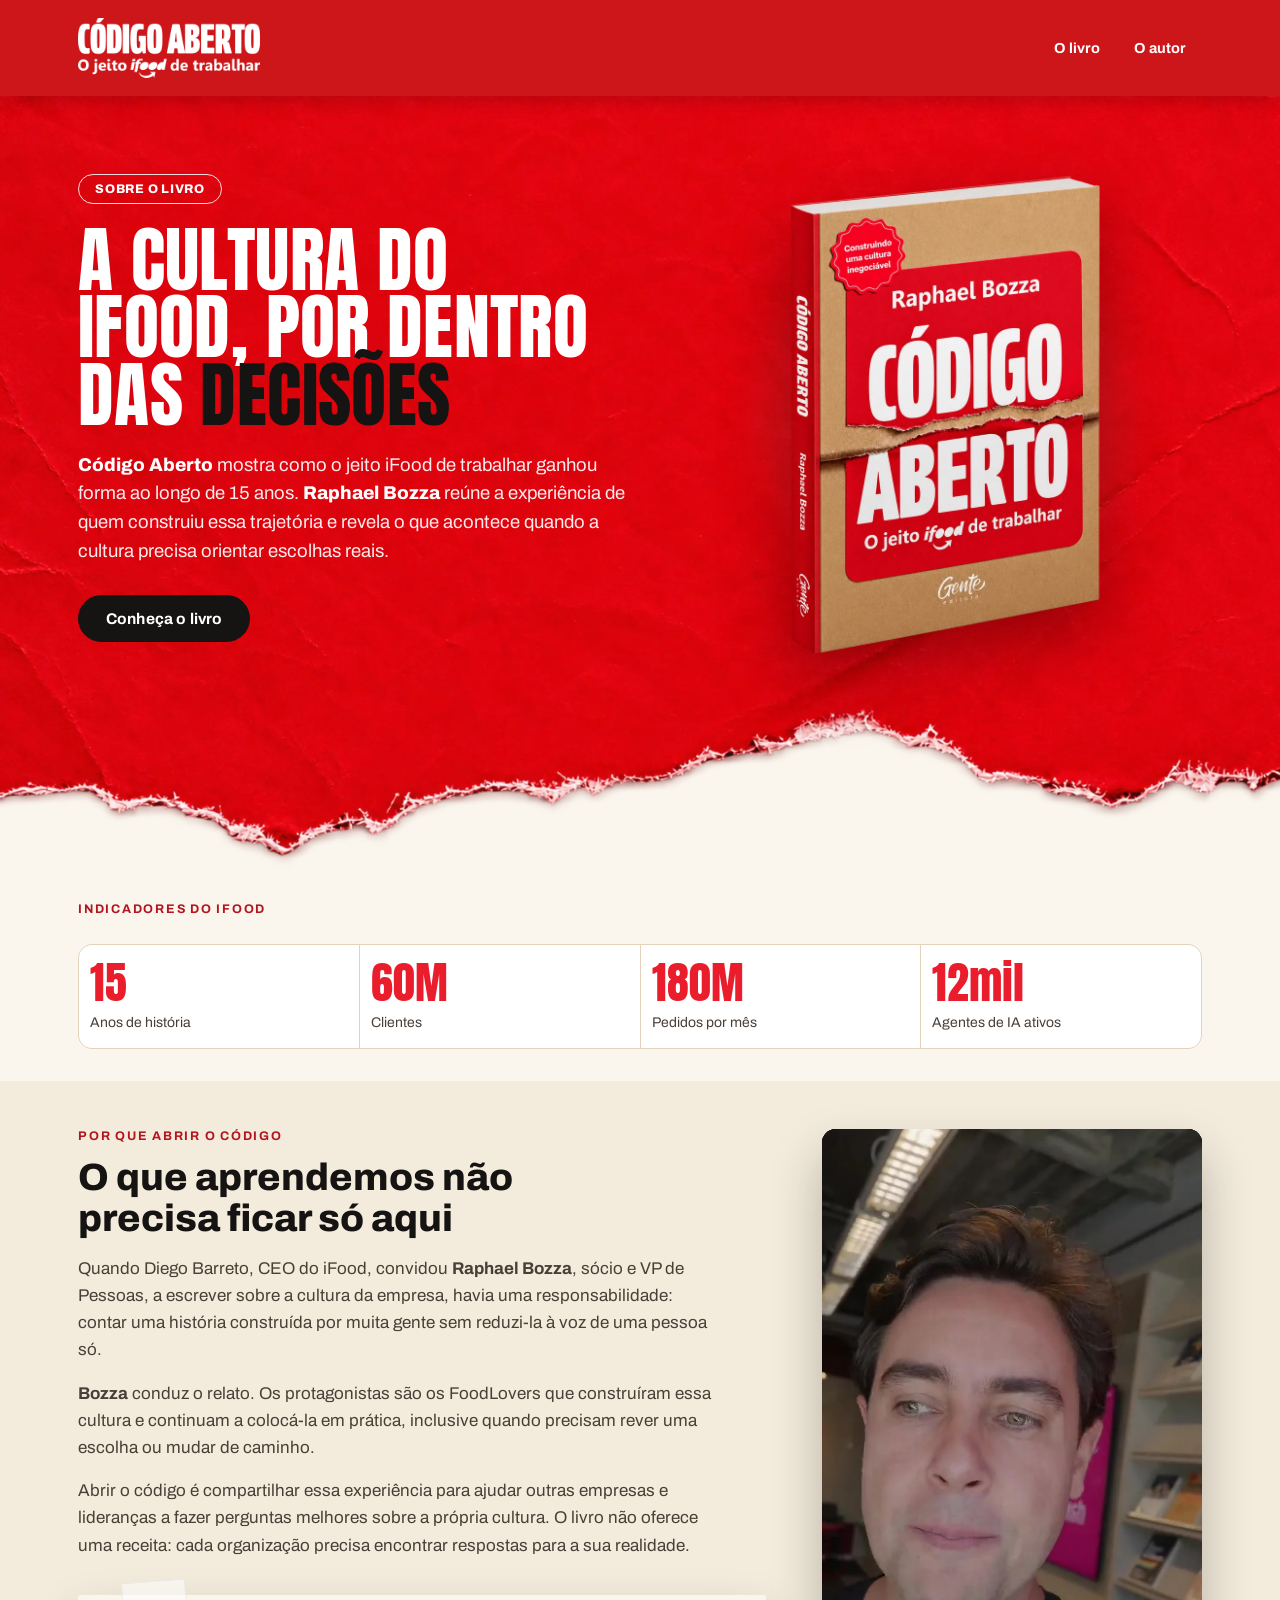
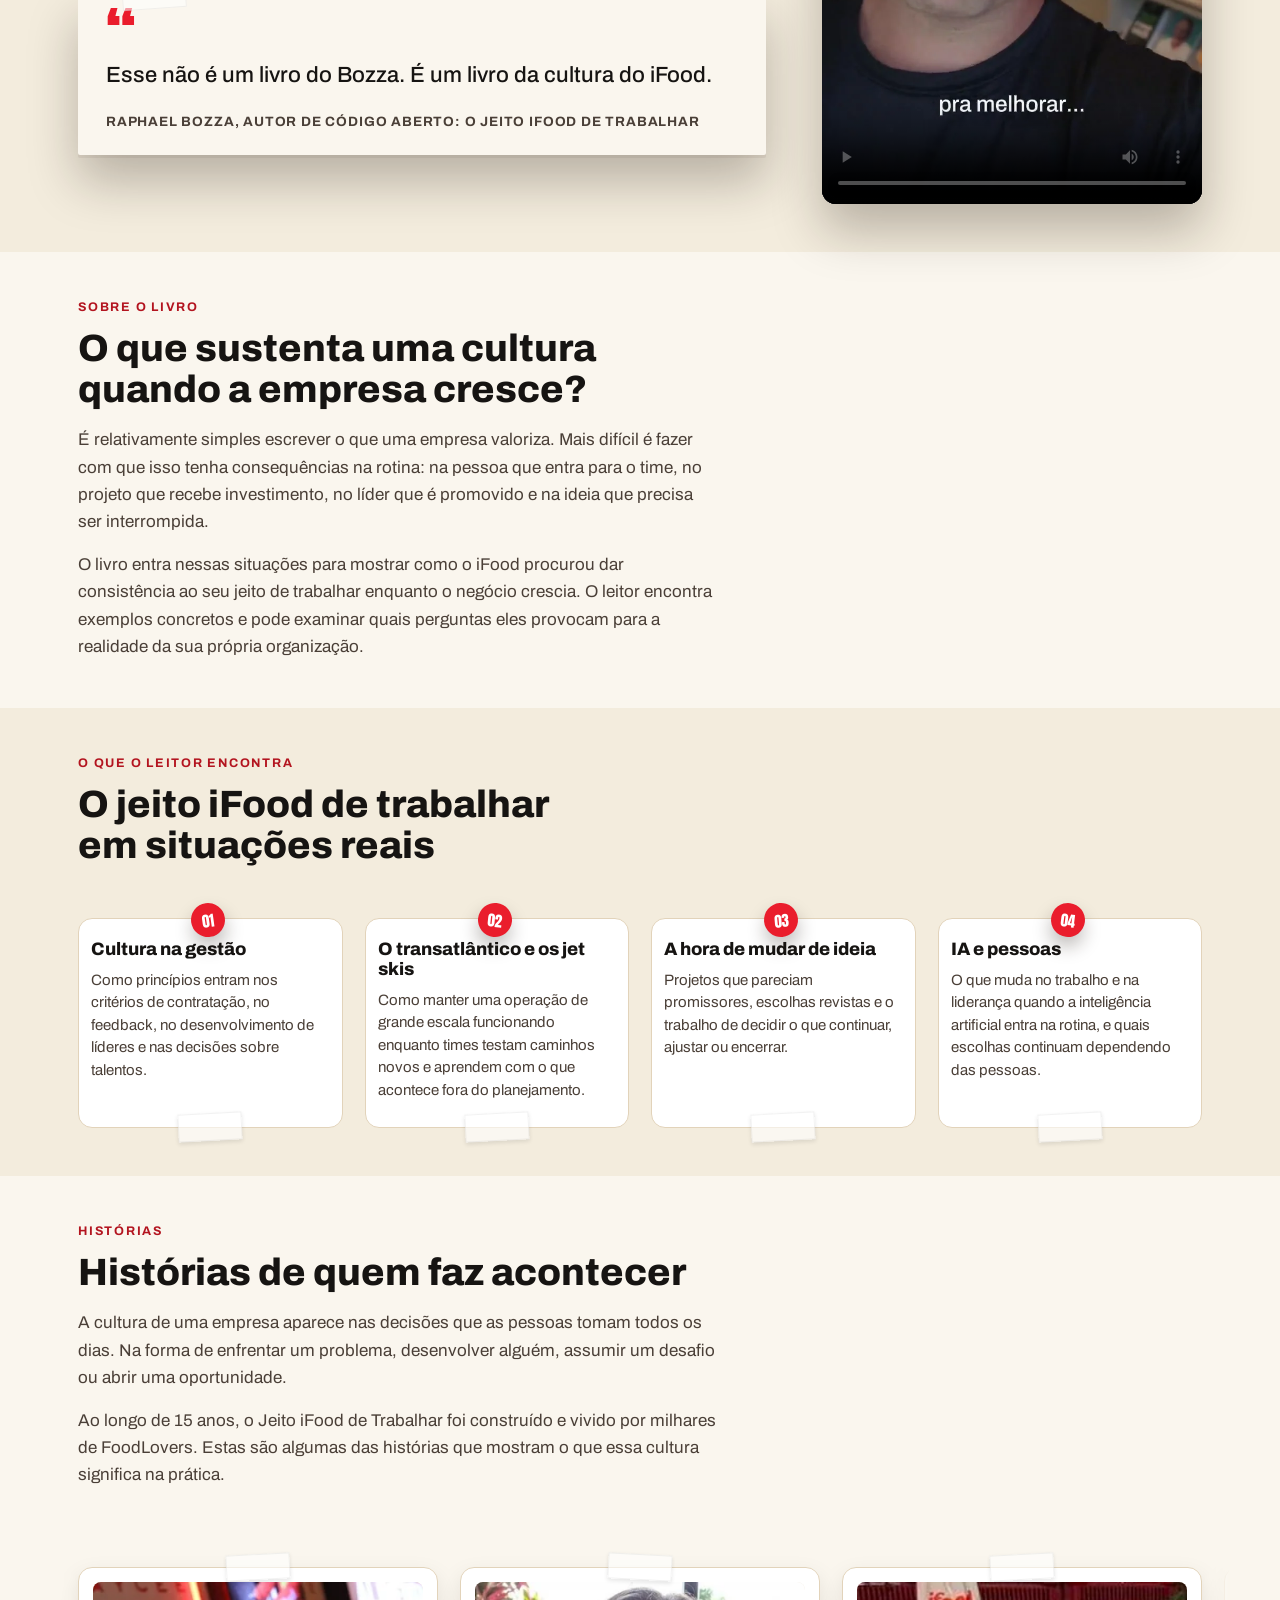
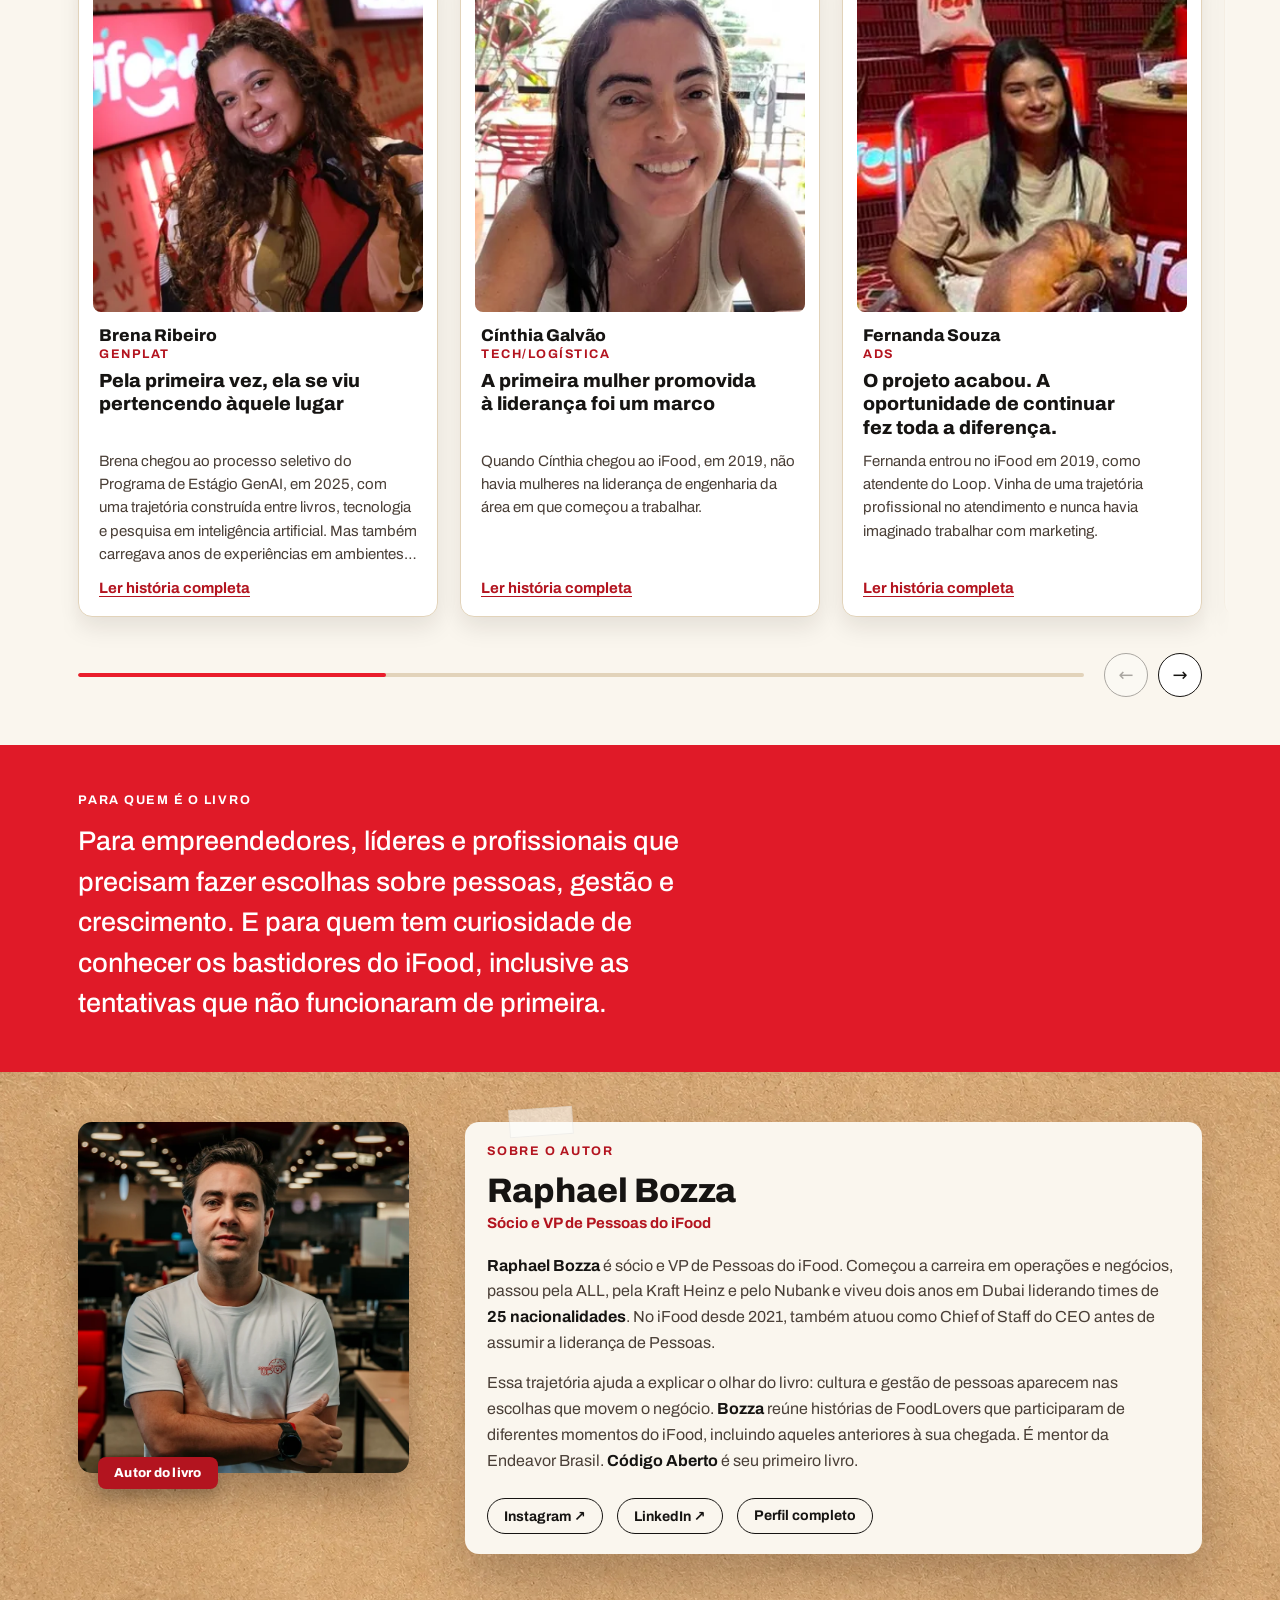
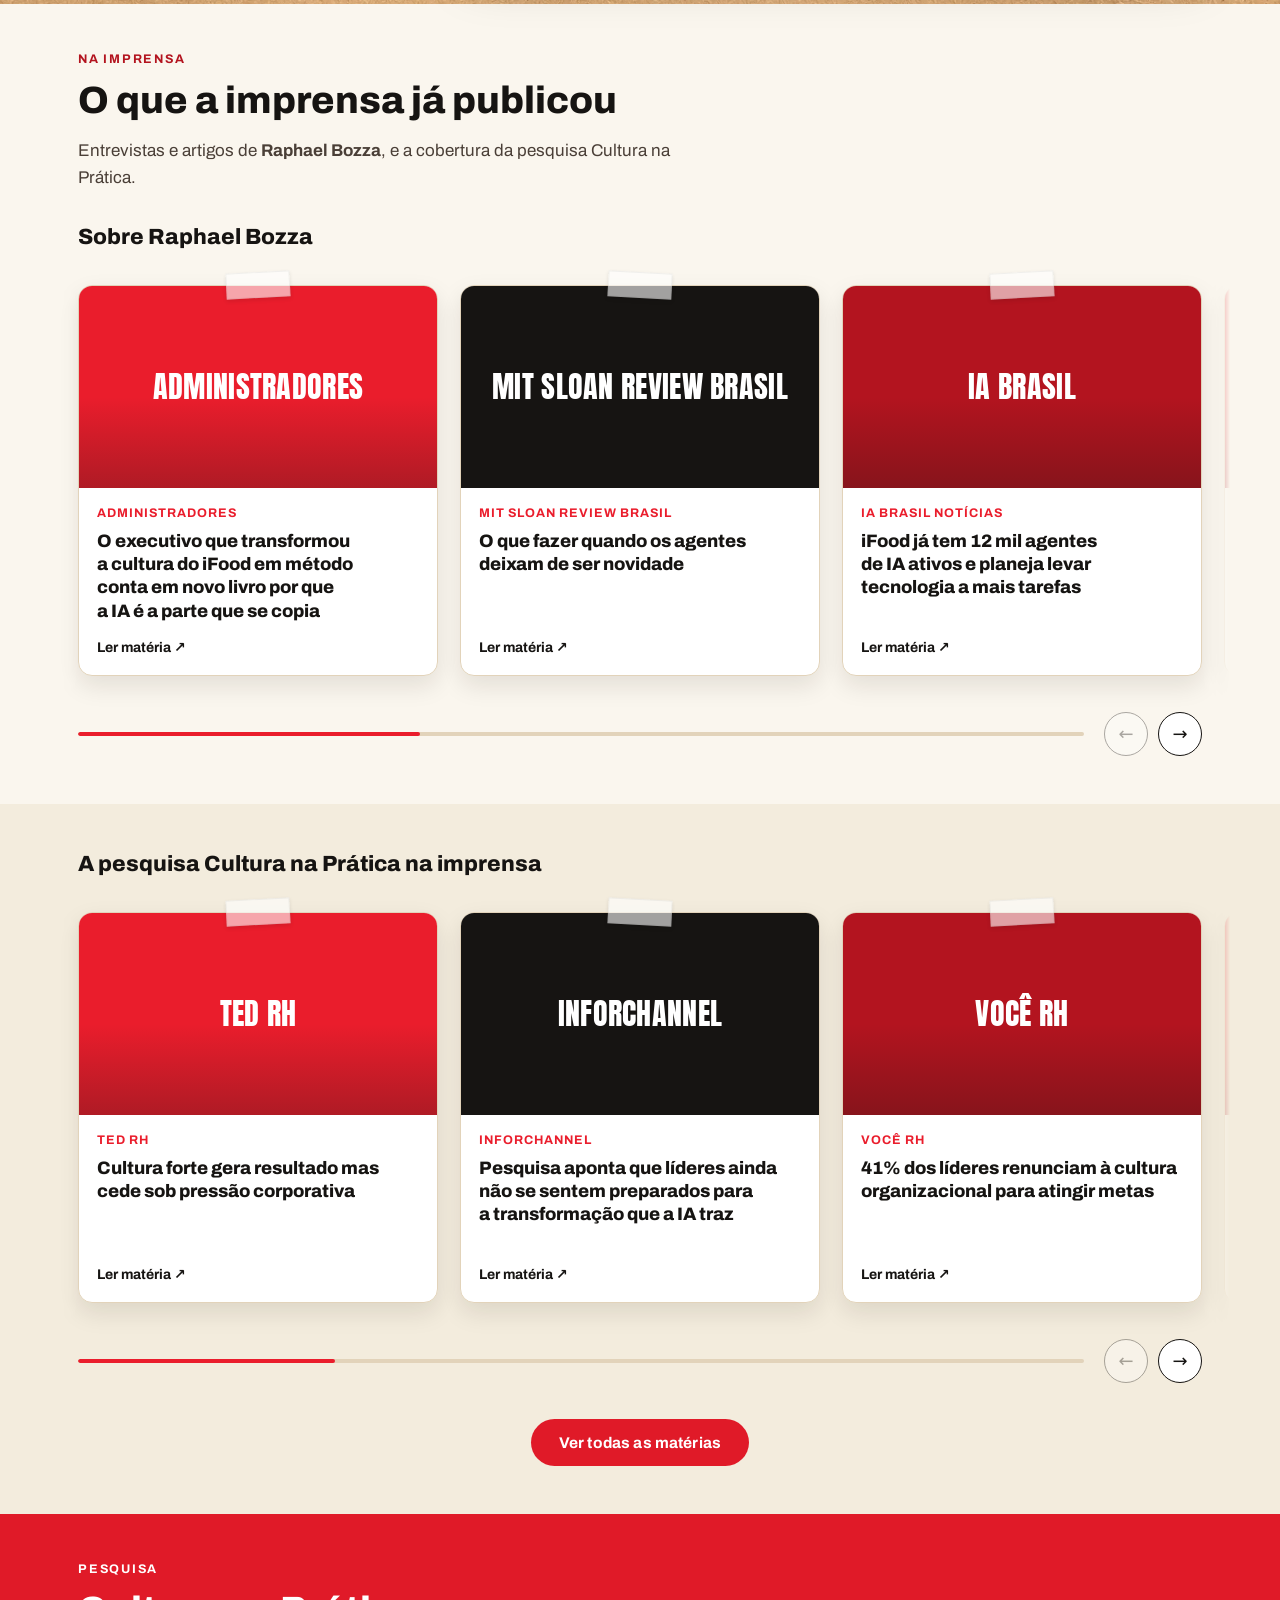
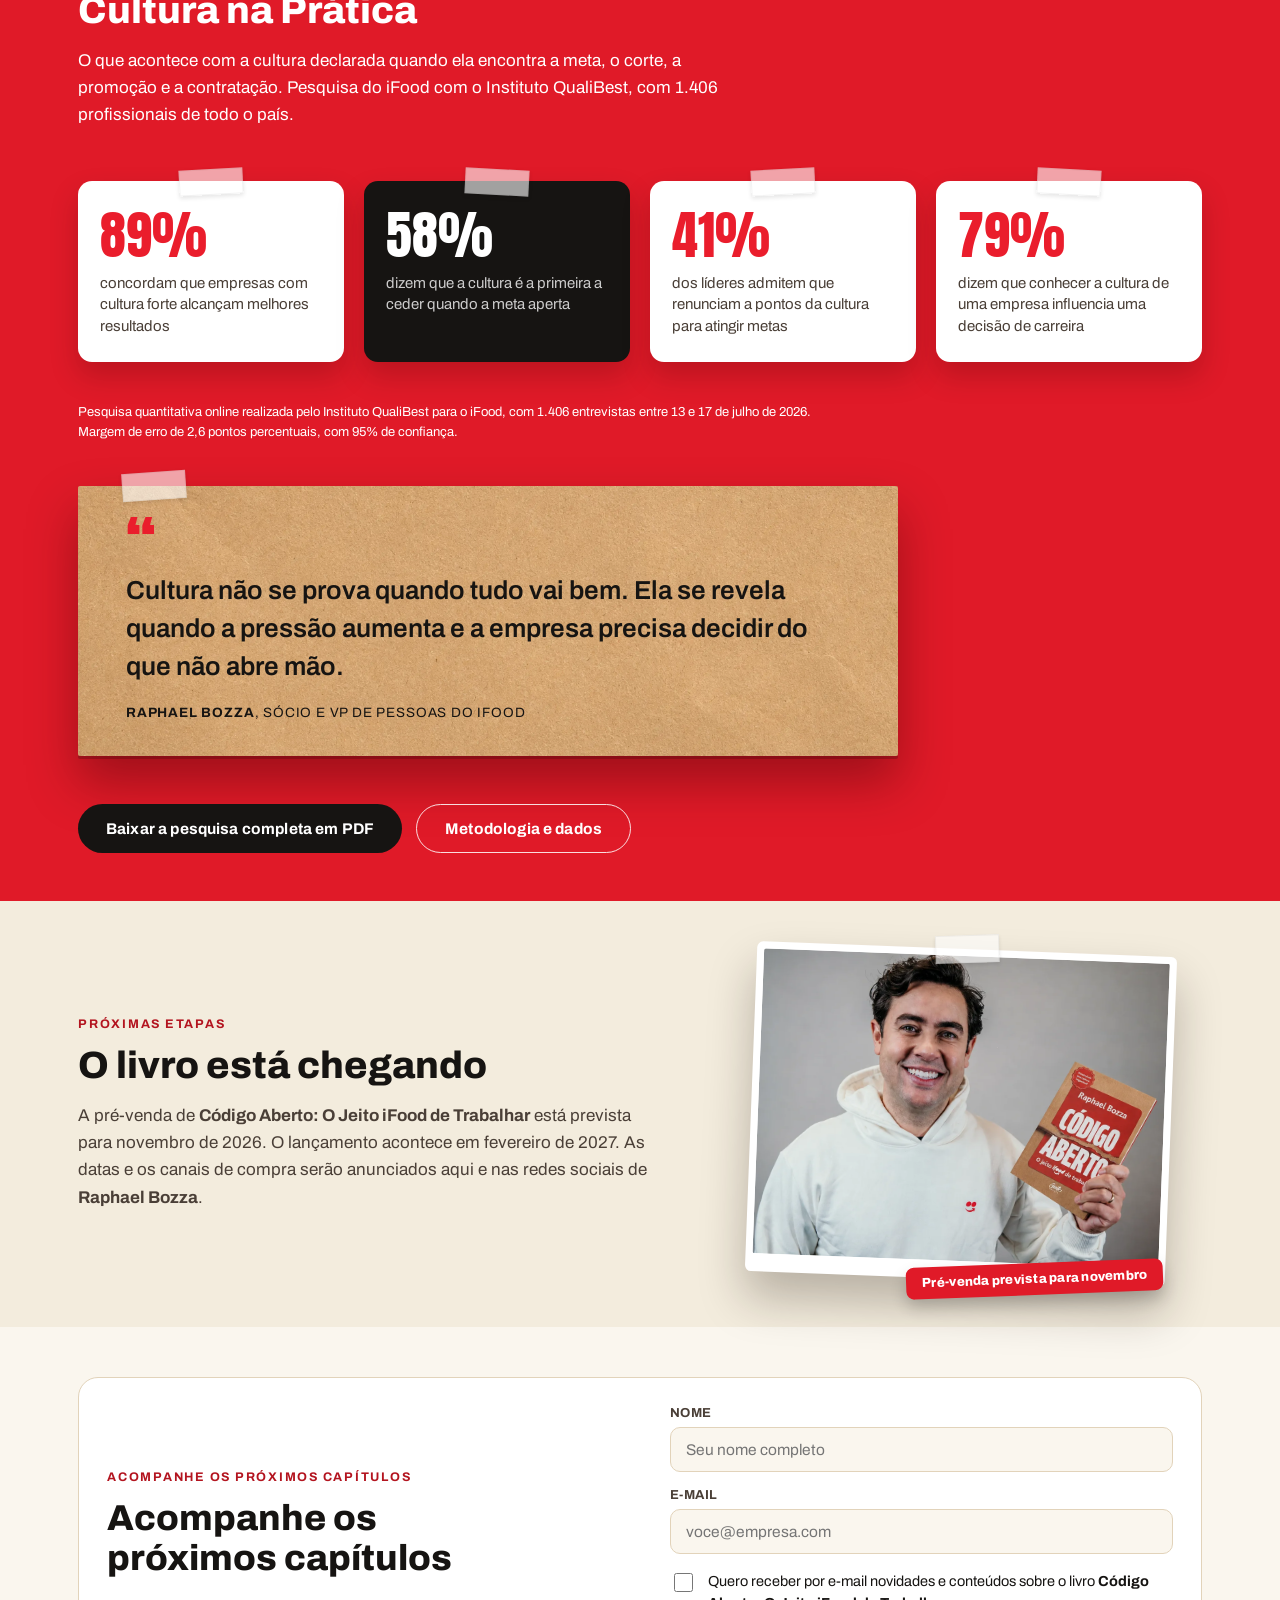
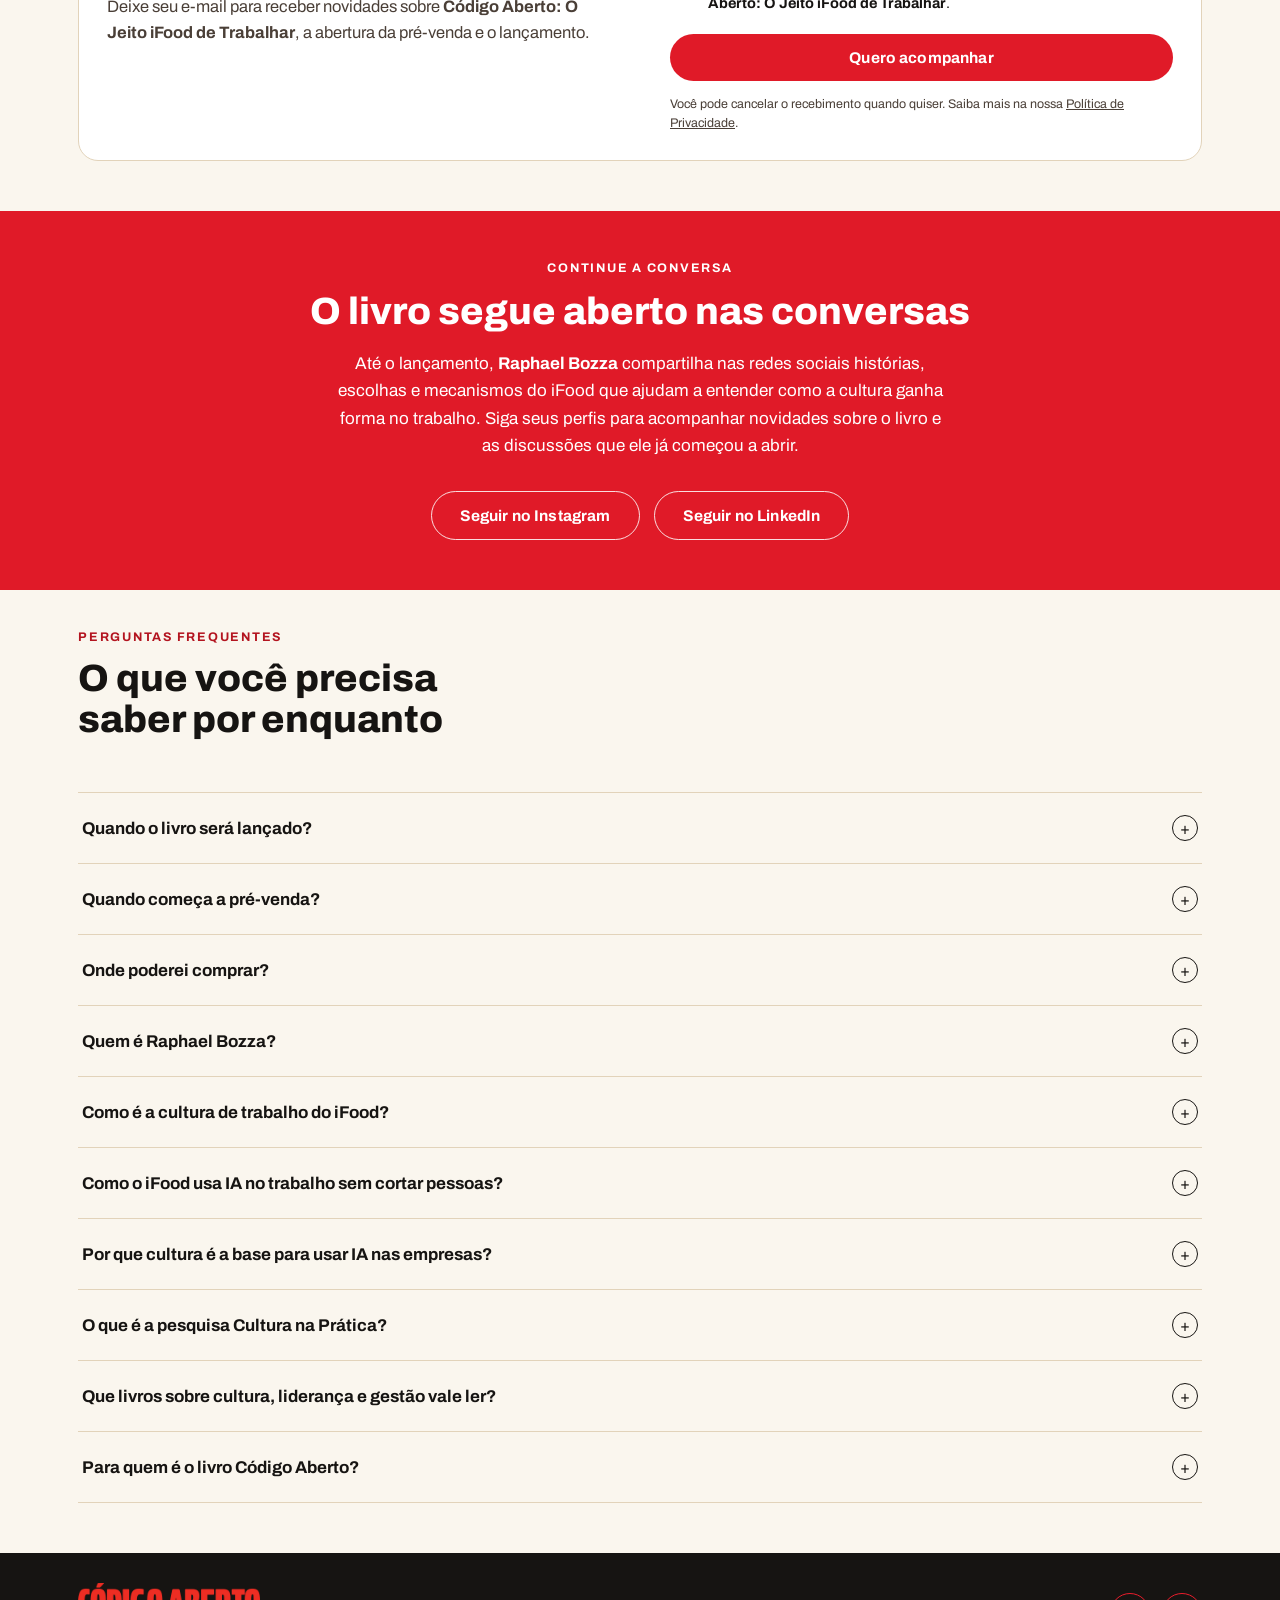
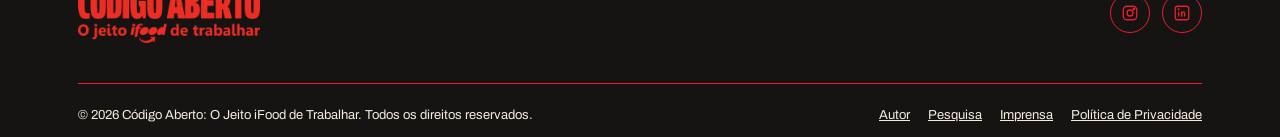
<file: index.html>
<!doctype html>
<html lang="pt-BR">
<head>
<meta charset="UTF-8">
<meta name="viewport" content="width=device-width, initial-scale=1.0">
<link rel="preload" as="image" href="/assets/img/img-c233a03c.webp" fetchpriority="high">
<link rel="preload" as="image" href="/assets/img/img-ffcacb8d.webp" fetchpriority="high">
<link rel="preload" href="/assets/fonts/anton-400.woff2" as="font" type="font/woff2" crossorigin>
<link rel="preload" href="/assets/fonts/archivo-400.woff2" as="font" type="font/woff2" crossorigin>
<link rel="preload" href="/assets/fonts/archivo-800.woff2" as="font" type="font/woff2" crossorigin>
<title>Código Aberto: O Jeito iFood de Trabalhar</title>
<link rel="icon" type="image/png" href="/assets/favicon.png">
<link rel="apple-touch-icon" href="/assets/favicon.png">
<meta name="description" content="Conheça Código Aberto: O Jeito iFood de Trabalhar, de Raphael Bozza: a cultura do iFood contada por dentro das decisões que a construíram.">
<meta name="google-site-verification" content="Muk2H3fb6KSXY542lZhLHPZRX0t3F2wMRGrJhipnnrg" />
<link rel="canonical" href="https://livrocodigoaberto.com.br/">
<meta property="og:type" content="website">
<meta property="og:title" content="Código Aberto: O Jeito iFood de Trabalhar">
<meta property="og:description" content="Conheça Código Aberto: O Jeito iFood de Trabalhar, de Raphael Bozza: a cultura do iFood contada por dentro das decisões que a construíram.">
<meta property="og:url" content="https://livrocodigoaberto.com.br/">
<meta property="og:image" content="https://livrocodigoaberto.com.br/assets/capa-codigo-aberto.jpg">
<meta name="twitter:card" content="summary_large_image">
<style>
@font-face{font-family:'Anton';font-style:normal;font-weight:400;font-display:swap;src:url(/assets/fonts/anton-400.woff2) format('woff2');}
@font-face{font-family:'Archivo';font-style:normal;font-weight:400;font-display:swap;src:url(/assets/fonts/archivo-400.woff2) format('woff2');}
@font-face{font-family:'Archivo';font-style:normal;font-weight:500;font-display:swap;src:url(/assets/fonts/archivo-500.woff2) format('woff2');}
@font-face{font-family:'Archivo';font-style:normal;font-weight:600;font-display:swap;src:url(/assets/fonts/archivo-600.woff2) format('woff2');}
@font-face{font-family:'Archivo';font-style:normal;font-weight:700;font-display:swap;src:url(/assets/fonts/archivo-700.woff2) format('woff2');}
@font-face{font-family:'Archivo';font-style:normal;font-weight:800;font-display:swap;src:url(/assets/fonts/archivo-800.woff2) format('woff2');}
@font-face{font-family:'Archivo';font-style:normal;font-weight:900;font-display:swap;src:url(/assets/fonts/archivo-900.woff2) format('woff2');}








:root{
  --red: #ea1d2c;
  --red-deep: #b3141f;
  --red-header: #cd1619;
  --red-hero: #e10216;
  --ink: #161412;
  --ink-soft: #4a3f37;
  --cream: #faf6ee;
  --cream-2: #f3ecdd;
  --paper-line: #e2d3ba;
  --white: #ffffff;
  --focus: #1c63d9;
  --radius-s: 6px;
  --radius-m: 14px;
  --maxw: 1180px;
}

*,*::before,*::after{box-sizing:border-box;}
html{scroll-behavior:smooth;}
body{
  margin:0;
  background:var(--cream);
  color:var(--ink);
  font-family:'Archivo',system-ui,sans-serif;
  -webkit-font-smoothing:antialiased;
  overflow-x:hidden;
}
h1,h2,h3{margin:0;text-wrap:balance;}
p{margin:0;}
img{max-width:100%;display:block;}
a{color:inherit;}
::selection{background:var(--red);color:var(--white);}
:focus-visible{outline:3px solid var(--focus);outline-offset:3px;}

.wrap{max-width:var(--maxw);margin:0 auto;padding:0 28px;}
@media (max-width:640px){.wrap{padding:0 20px;}}

.eyebrow{
  font-family:'Archivo',sans-serif;
  font-weight:700;
  text-transform:uppercase;
  letter-spacing:.14em;
  font-size:12.5px;
}

.display{
  font-family:'Anton',sans-serif;
  font-weight:400;
  text-transform:uppercase;
  letter-spacing:.005em;
  line-height:.94;
}

/* buttons: two rules only. on red bg -> white, hover black. on light bg -> red, hover black. */
.btn{
  display:inline-flex;
  align-items:center;
  justify-content:center;
  gap:8px;
  font-family:'Archivo',sans-serif;
  font-weight:700;
  font-size:15.5px;
  letter-spacing:.01em;
  padding:15px 28px;
  border-radius:999px;
  border:none;
  cursor:pointer;
  text-decoration:none;
  white-space:nowrap;
  transition:background-color .16s ease, color .16s ease;
}
.btn-on-red{background:var(--white);color:var(--ink);}
.btn-on-red:hover{background:var(--ink);color:var(--white);}
.btn-ink-on-red{background:var(--ink);color:var(--white);}
.btn-ink-on-red:hover{background:var(--white);color:var(--ink);}
.btn-on-light{background:var(--red);color:var(--white);}
.btn-on-light:hover{background:var(--ink);color:var(--white);}
.btn-block{width:100%;}
.btn-link{
  display:inline-flex;align-items:center;gap:6px;
  font-family:'Archivo',sans-serif;font-weight:700;font-size:15.5px;
  text-decoration:underline;text-underline-offset:4px;
  background:none;border:none;cursor:pointer;padding:15px 4px;
}
.btn-link-on-red{color:var(--white);}
.btn-link-on-light{color:var(--ink);}
.btn-stroke-on-red{
  background:transparent;color:var(--white);
  border:1.5px solid rgba(255,255,255,.85);
}
.btn-stroke-on-red:hover{background:var(--white);color:var(--ink);border-color:var(--white);}

/* header */
header{
  position:sticky;top:0;z-index:40;
  background:var(--red-header);
  box-shadow:0 4px 18px rgba(0,0,0,.22);
}
.nav{
  display:flex;align-items:center;justify-content:space-between;
  gap:14px;
  height:96px;
}
.brand{display:flex;align-items:center;text-decoration:none;flex:none;}
.brand img{height:60px;width:auto;}
.nav-cta{flex:none;}
.nav-cta .btn{font-size:14.5px;padding:12px 22px;}
@media (max-width:480px){
  .nav{height:76px;gap:10px;}
  .brand img{height:42px;}
  .nav-cta .btn{font-size:12.5px;padding:10px 14px;}
}

/* hero: the torn red paper photo IS the background; its own transparent tear
   reveals the cream page color beneath, no separate box layered on top */
.hero{
  position:relative;
  background-color:var(--cream);
  background-image:url("/assets/img/img-c233a03c.webp");
  background-size:cover;
  background-position:center bottom;
  background-repeat:no-repeat;
  padding:64px 0 200px;
}
.btn-hero{background:var(--ink);color:var(--white);}
.btn-hero:hover{background:var(--white);color:var(--ink);}
.hero-grid{
  display:grid;grid-template-columns:1.05fr .95fr;gap:40px;align-items:center;
}
@media (max-width:920px){
  .hero-grid{grid-template-columns:1fr;}
  .hero{padding:48px 0 56px;}
}
.hero-tag{
  display:inline-flex;align-items:center;
  background:transparent;color:var(--white);
  border:1.5px solid rgba(255,255,255,.85);
  border-radius:999px;padding:7px 16px;
  font-size:12.5px;font-weight:800;letter-spacing:.06em;text-transform:uppercase;
  margin-bottom:22px;
}
.hero h1{
  font-size:clamp(40px,6.1vw,72px);
  color:var(--white);
  margin-bottom:22px;
}
.hero h1 .hero-h1-accent{color:var(--ink);}
.hero-sub{
  font-family:'Archivo',sans-serif;
  font-size:18.5px;line-height:1.55;color:rgba(255,255,255,.92);max-width:52ch;margin-bottom:30px;
}
.hero-sub b{color:var(--white);font-weight:800;}
.hero-ctas{display:flex;flex-wrap:wrap;align-items:center;gap:6px 18px;margin-bottom:14px;}
.hero-trust{font-size:13.5px;color:rgba(255,255,255,.85);display:flex;align-items:center;gap:8px;}
.hero-trust svg{flex:none;}

.hero-visual{position:relative;display:flex;justify-content:center;align-items:center;height:100%;}
.hero-visual-bg{
  position:absolute;
  width:420px;height:420px;
  border-radius:50%;
  background:radial-gradient(circle, rgba(255,255,255,.16), transparent 70%);
}
.hero-book{
  width:min(340px,74%);
  filter:drop-shadow(0 26px 34px rgba(0,0,0,.35));
  position:relative;
}

/* stats */
.stats{padding:64px 0;background:var(--cream);}
.stats-grid{
  display:grid;grid-template-columns:repeat(4,1fr);gap:1px;
  background:var(--paper-line);
  border:1px solid var(--paper-line);
  border-radius:var(--radius-m);
  overflow:hidden;
}
@media (max-width:760px){.stats-grid{grid-template-columns:repeat(2,1fr);}}
.stat{background:var(--white);padding:30px 22px;text-align:left;}
.stat-num{font-family:'Anton',sans-serif;font-size:44px;color:var(--red);line-height:1;}
.stat-label{margin-top:10px;font-size:14px;color:var(--ink-soft);line-height:1.35;max-width:20ch;}

/* quote on kraft */
.quote-section{
  position:relative;
  background-image:linear-gradient(rgba(250,246,238,.08),rgba(250,246,238,.08)), url("/assets/img/img-3e8e4fc2.webp");
  background-size:cover;background-position:center;
  padding:96px 0;
}
.quote-card{
  max-width:820px;margin:0 auto;
  background:var(--cream);
  border-radius:2px;
  padding:52px 56px;
  box-shadow:0 26px 50px rgba(33,20,14,.28), 0 3px 0 rgba(33,20,14,.06);
  position:relative;
}
.quote-card::before{
  content:"";position:absolute;top:-14px;left:44px;
  width:64px;height:28px;
  background:rgba(255,255,255,.55);
  border:1px solid rgba(0,0,0,.05);
  transform:rotate(-4deg);
}
.quote-mark{
  font-family:'Anton',sans-serif;color:var(--red);font-size:64px;line-height:.5;display:block;margin-bottom:6px;
}
.quote-text{font-family:'Archivo',sans-serif;font-weight:500;font-size:22px;line-height:1.5;color:var(--ink);}
.quote-cite{margin-top:22px;font-size:13.5px;font-weight:700;text-transform:uppercase;letter-spacing:.06em;color:var(--ink-soft);}

/* section heads */
.section{padding:96px 0;}
.section-head{max-width:640px;margin-bottom:52px;}
.section-eyebrow{color:var(--red);margin-bottom:14px;}
.section-title{font-size:clamp(28px,3.2vw,38px);font-family:'Archivo',sans-serif;font-weight:800;color:var(--ink);margin-bottom:16px;}
.section-desc{font-size:17px;line-height:1.6;color:var(--ink-soft);}

/* valores grid */
.card-grid{display:grid;grid-template-columns:repeat(4,1fr);gap:22px;}
@media (max-width:920px){.card-grid{grid-template-columns:repeat(2,1fr);}}
@media (max-width:560px){.card-grid{grid-template-columns:1fr;}}
.value-card{
  background:var(--white);
  border:1px solid var(--paper-line);
  border-radius:var(--radius-m);
  padding:28px 24px;
  transition:transform .18s ease, box-shadow .18s ease;
}
.value-card:hover{transform:translateY(-4px);box-shadow:0 16px 30px rgba(33,20,14,.1);}
.value-num{
  font-family:'Anton',sans-serif;font-size:15px;color:var(--white);
  background:var(--ink);
  width:34px;height:34px;border-radius:50%;
  display:flex;align-items:center;justify-content:center;margin-bottom:18px;
}
.value-num{background:var(--red);}
.value-title{font-family:'Archivo',sans-serif;font-weight:800;font-size:18px;margin-bottom:10px;}
.value-desc{font-size:15px;line-height:1.5;color:var(--ink-soft);}

/* comportamentos */
.behavior-section{background:var(--cream-2);}
.behavior-list{display:grid;grid-template-columns:repeat(2,1fr);gap:16px 40px;}
@media (max-width:760px){.behavior-list{grid-template-columns:1fr;}}
.behavior-item{
  display:flex;gap:16px;padding:20px 0;border-bottom:1px solid var(--paper-line);
}
.behavior-num{
  font-family:'Anton',sans-serif;font-size:26px;color:var(--red);flex:none;width:40px;
}
.behavior-title{font-weight:800;font-size:16.5px;margin-bottom:4px;}
.behavior-desc{font-size:14.5px;color:var(--ink-soft);line-height:1.45;}

/* sample / red */
.sample{
  background:var(--red);
  color:var(--white);
  padding:100px 0;
}
.sample-grid{display:grid;grid-template-columns:1fr .8fr;gap:56px;align-items:center;}
@media (max-width:920px){.sample-grid{grid-template-columns:1fr;}}
.sample-tag{
  display:inline-flex;align-items:center;gap:8px;
  background:transparent;color:var(--white);
  border:1.5px solid rgba(255,255,255,.85);
  border-radius:999px;padding:7px 16px;
  font-size:12.5px;font-weight:800;letter-spacing:.05em;text-transform:uppercase;
  margin-bottom:22px;
}
.sample h2{font-size:clamp(28px,4vw,40px);margin-bottom:20px;color:var(--white);font-family:'Archivo',sans-serif;font-weight:800;}
.sample h2 .accent-ink,.offer h2 .accent-ink{color:var(--ink);}
.nowrap{white-space:nowrap;}
.sample-body{font-family:'Archivo',sans-serif;font-size:17px;line-height:1.65;color:rgba(255,255,255,.94);}
.sample-body p{margin-bottom:16px;}
.sample-cta{margin-top:28px;}
.sample-cover-wrap{display:flex;justify-content:center;}
.sample-cover{
  width:min(300px,80%);
  border-radius:4px;
  box-shadow:0 24px 40px rgba(0,0,0,.35);
}

/* author */
.author-section{
  position:relative;
  background-image:linear-gradient(rgba(250,246,238,.1),rgba(250,246,238,.1)), url("/assets/img/img-3e8e4fc2.webp");
  background-size:cover;background-position:center;
  padding:100px 0;
}
.author-grid{display:grid;grid-template-columns:.62fr 1.38fr;gap:56px;align-items:start;}
@media (max-width:860px){.author-grid{grid-template-columns:1fr;}}
.author-photo-wrap{position:relative;}
.author-photo{
  width:100%;aspect-ratio:1/1.06;object-fit:cover;
  border-radius:var(--radius-m);
  box-shadow:0 22px 40px rgba(33,20,14,.3);
}
.author-photo-tag{
  position:absolute;bottom:-16px;left:20px;
  background:var(--red);color:var(--white);
  font-family:'Archivo',sans-serif;font-weight:800;font-size:13px;letter-spacing:.02em;
  padding:9px 16px;border-radius:8px;
  box-shadow:0 8px 16px rgba(0,0,0,.2);
}
.author-card{
  position:relative;
  background:var(--cream);
  border-radius:var(--radius-m);
  padding:44px 44px 40px;
  box-shadow:0 24px 50px rgba(33,20,14,.22);
}
.author-card::before{
  content:"";position:absolute;top:-14px;left:44px;
  width:64px;height:28px;
  background:rgba(255,255,255,.55);
  border:1px solid rgba(0,0,0,.05);
  transform:rotate(-4deg);
}
.author-name{font-size:clamp(26px,3vw,34px);margin-bottom:6px;font-family:'Archivo',sans-serif;font-weight:800;}
.author-role{color:var(--red);font-weight:700;font-size:15px;margin-bottom:22px;}
.author-bio p{font-size:16px;line-height:1.62;color:var(--ink-soft);margin-bottom:14px;}
.author-bio b{color:var(--ink);}
.author-social{display:flex;gap:14px;margin-top:24px;}
.author-social a{
  display:inline-flex;align-items:center;gap:7px;
  font-size:14px;font-weight:700;text-decoration:none;color:var(--ink);
  border:1.5px solid var(--ink);border-radius:999px;padding:9px 16px;
  transition:background .15s ease, color .15s ease;
}
.author-social a:hover{background:var(--ink);color:var(--white);}

/* offer / red */
.offer{
  background:var(--red-deep);
  color:var(--white);
  padding:100px 0 80px;
}
.offer-head{max-width:720px;margin:0 auto 44px;text-align:center;}
.offer-eyebrow{
  display:inline-flex;align-items:center;
  color:#ffcfc9;
  border:1.5px solid rgba(255,255,255,.5);
  border-radius:999px;padding:7px 16px;
  margin-bottom:16px;
}
.offer h2{font-size:clamp(30px,4vw,44px);margin-bottom:18px;color:var(--white);font-family:'Archivo',sans-serif;font-weight:800;}
.offer-tagline{font-size:19px;line-height:1.5;color:var(--white);font-weight:700;max-width:56ch;margin:0 auto 18px;}
.offer-desc{font-size:16.5px;line-height:1.6;color:rgba(255,255,255,.88);max-width:62ch;margin:0 auto 14px;}
.agent-grid{
  max-width:1040px;margin:0 auto 32px;
  display:grid;grid-template-columns:repeat(3,1fr);gap:18px;
}
@media (max-width:860px){.agent-grid{grid-template-columns:1fr;}}
.agent-card{
  background:rgba(255,255,255,.08);
  border:1px solid rgba(255,255,255,.18);
  border-radius:var(--radius-m);
  padding:26px 22px;
}
.agent-tag{
  display:inline-block;
  font-family:'Archivo',sans-serif;font-weight:800;font-size:12.5px;
  letter-spacing:.05em;text-transform:uppercase;color:#ffcfc9;
  margin-bottom:10px;
}
.agent-title{font-weight:800;font-size:17px;margin-bottom:10px;}
.agent-desc{font-size:14.5px;line-height:1.55;color:rgba(255,255,255,.85);}
.agent-card-extra{background:rgba(255,255,255,.16);border-color:rgba(255,255,255,.34);}
.agent-badge{
  display:inline-block;margin-top:14px;
  background:var(--white);color:var(--red-deep);
  font-size:11.5px;font-weight:800;letter-spacing:.02em;
  padding:5px 12px;border-radius:999px;
}
.offer-note{
  max-width:680px;margin:0 auto 44px;text-align:center;
  font-size:15.5px;line-height:1.6;color:rgba(255,255,255,.9);
}
.offer-perks{
  max-width:820px;margin:0 auto 44px;
  display:flex;flex-wrap:wrap;justify-content:center;gap:10px 14px;
  font-size:14px;color:rgba(255,255,255,.85);
}
.offer-perks span{
  background:rgba(255,255,255,.08);
  border:1px solid rgba(255,255,255,.18);
  border-radius:999px;padding:8px 16px;
}
.offer-timeline{
  max-width:520px;margin:0 auto 44px;
  display:flex;justify-content:center;gap:0;
  background:rgba(0,0,0,.18);
  border-radius:999px;padding:6px;
}
.offer-timeline-item{
  flex:1;text-align:center;padding:14px 10px;border-radius:999px;
  font-size:13.5px;
}
.offer-timeline-item.is-active{background:var(--white);color:var(--red-deep);font-weight:800;}
.offer-timeline-item b{display:block;font-family:'Anton',sans-serif;font-size:16px;letter-spacing:.02em;margin-bottom:2px;}
.offer-price{
  display:flex;align-items:baseline;justify-content:center;gap:12px;
  margin:0 auto 32px;width:fit-content;
  background:var(--white);
  border-radius:16px;
  padding:20px 40px;
  box-shadow:0 20px 40px rgba(0,0,0,.25);
}
.offer-price-value{font-family:'Anton',sans-serif;font-size:52px;color:var(--red-deep);letter-spacing:.01em;line-height:1;}
.offer-price-note{font-size:15px;font-weight:700;color:var(--ink-soft);}
@media (max-width:520px){.offer-price{padding:16px 26px;}.offer-price-value{font-size:40px;}}
.offer-ctas{display:flex;justify-content:center;}

/* form section */
.form-section{padding:100px 0;background:var(--cream);}
.form-grid{
  display:grid;grid-template-columns:1fr 1fr;gap:60px;align-items:center;
  background:var(--white);
  border:1px solid var(--paper-line);
  border-radius:20px;
  padding:56px;
}
@media (max-width:920px){.form-grid{grid-template-columns:1fr;padding:36px 26px;}}
.form-copy h2{font-size:clamp(28px,3.4vw,36px);margin-bottom:16px;font-family:'Archivo',sans-serif;font-weight:800;}
.form-copy p{font-size:16.5px;line-height:1.6;color:var(--ink-soft);margin-bottom:22px;}
.form-copy ul{list-style:none;margin:0;padding:0;display:flex;flex-direction:column;gap:10px;}
.form-copy li{display:flex;gap:10px;font-size:15px;color:var(--ink-soft);align-items:flex-start;}
.form-copy li svg{flex:none;margin-top:2px;color:var(--red);}
.field{display:flex;flex-direction:column;gap:7px;margin-bottom:16px;}
.field label{font-size:13px;font-weight:700;color:var(--ink-soft);text-transform:uppercase;letter-spacing:.03em;}
.field input,.field select{
  font-family:'Archivo',sans-serif;
  font-size:15.5px;
  padding:13px 15px;
  border-radius:10px;
  border:1.5px solid var(--paper-line);
  background:var(--cream);
  color:var(--ink);
}
.field input:focus,.field select:focus{border-color:var(--red);outline:none;}
.form-note{font-size:12.5px;color:var(--ink-soft);margin-top:14px;text-align:center;}

.newsletter-success-box{
  display:flex;flex-direction:column;align-items:center;text-align:center;gap:16px;
  padding:36px 28px;border:2px solid #1a9a52;border-radius:16px;background:#eefbf3;
  animation:successPop .35s ease;
}
.newsletter-success-icon{width:56px;height:56px;border-radius:50%;background:#1a9a52;display:flex;align-items:center;justify-content:center;flex-shrink:0;}
.newsletter-success-icon svg{width:30px;height:30px;display:block;}
.newsletter-success-text{font-family:'Archivo',sans-serif;font-size:20px;font-weight:700;line-height:1.4;color:#0f6b38;max-width:360px;}
@keyframes successPop{0%{opacity:0;transform:scale(.92);}100%{opacity:1;transform:scale(1);}}

/* faq */
.faq-section{padding:80px 0 100px;background:var(--cream);}
.faq-list{display:flex;flex-direction:column;gap:0;}
.faq-item{border-bottom:1px solid var(--paper-line);}
.faq-item:first-child{border-top:1px solid var(--paper-line);}
.faq-q{
  width:100%;background:none;border:none;text-align:left;
  display:flex;align-items:center;justify-content:space-between;gap:20px;
  padding:22px 4px;font-family:'Archivo',sans-serif;font-weight:700;font-size:17px;
  color:var(--ink);cursor:pointer;
}
.faq-plus{
  flex:none;width:26px;height:26px;border-radius:50%;
  border:1.5px solid var(--ink);
  display:flex;align-items:center;justify-content:center;
  font-size:16px;font-weight:400;transition:transform .2s ease;
}
.faq-item[data-open="true"] .faq-plus{transform:rotate(45deg);background:var(--red);border-color:var(--red);color:var(--white);}
.faq-a{
  max-height:0;overflow:hidden;transition:max-height .28s ease;
}
.faq-a-inner{padding:0 4px 22px;font-size:15.5px;line-height:1.6;color:var(--ink-soft);max-width:70ch;}

/* pre-sale modal */
.modal-overlay{
  position:fixed;inset:0;z-index:100;
  background:rgba(22,20,18,.6);
  display:flex;align-items:center;justify-content:center;
  padding:20px;
  opacity:0;pointer-events:none;
  transition:opacity .2s ease;
}
.modal-overlay.is-open{opacity:1;pointer-events:auto;}
.modal-card{
  position:relative;
  background:var(--red);
  border-radius:20px;
  padding:44px 40px 36px;
  width:100%;max-width:460px;
  max-height:90vh;overflow-y:auto;
  box-shadow:0 30px 60px rgba(0,0,0,.4);
  transform:translateY(12px) scale(.98);
  transition:transform .2s ease;
}
.modal-overlay.is-open .modal-card{transform:translateY(0) scale(1);}
.modal-card .section-eyebrow{color:#ffcfc9;}
.modal-close{
  position:absolute;top:16px;right:16px;
  width:34px;height:34px;border-radius:50%;
  border:1.5px solid rgba(255,255,255,.4);background:transparent;
  font-size:20px;line-height:1;color:var(--white);cursor:pointer;
}
.modal-close:hover{background:var(--white);color:var(--red);border-color:var(--white);}
.modal-title{font-size:26px;font-family:'Archivo',sans-serif;font-weight:800;margin:6px 0 12px;color:var(--white);}
.modal-note{font-size:14.5px;line-height:1.55;color:rgba(255,255,255,.85);margin-bottom:24px;}
.modal-card .field label{color:rgba(255,255,255,.85);}
.modal-card .field input,.modal-card .field select{background:var(--white);border-color:rgba(255,255,255,.3);}
@media (max-width:520px){.modal-card{padding:34px 24px 28px;}}

/* footer */
footer{background:var(--ink);color:var(--red);padding:60px 0 30px;}
.footer-grid{display:flex;align-items:center;justify-content:space-between;flex-wrap:wrap;gap:24px;margin-bottom:40px;}
.footer-brand img{height:60px;width:auto;}
.footer-social{display:flex;gap:12px;}
.footer-social a{
  display:flex;align-items:center;justify-content:center;
  width:40px;height:40px;border-radius:50%;
  border:1.5px solid var(--red);color:var(--red);
  transition:background .15s ease, color .15s ease, border-color .15s ease;
}
.footer-social a:hover{background:var(--red);color:var(--white);border-color:var(--red);}
.footer-social svg{width:18px;height:18px;}
.footer-bottom{
  border-top:1px solid var(--red);padding-top:24px;
  display:flex;justify-content:space-between;flex-wrap:wrap;gap:10px;
  font-size:13px;color:var(--red);
}
.footer-links{display:flex;gap:18px;}
.footer-link{color:var(--red);text-decoration:underline;background:none;border:none;font-size:13px;font-family:'Archivo',sans-serif;cursor:pointer;padding:0;}
.footer-link:hover{color:var(--white);}

/* legal modal */
.legal-modal .modal-card{background:var(--white);color:var(--ink);max-width:640px;}
.legal-modal .modal-close{border-color:rgba(0,0,0,.2);color:var(--ink);}
.legal-modal .modal-close:hover{background:var(--ink);color:var(--white);border-color:var(--ink);}
.legal-modal .modal-title{color:var(--ink);}
.legal-body{font-size:14.5px;line-height:1.6;color:var(--ink-soft);max-height:56vh;overflow-y:auto;padding-right:6px;}
.legal-body h3{font-size:15px;color:var(--ink);margin:18px 0 6px;}
.legal-body h3:first-child{margin-top:0;}
.legal-body p{margin-bottom:10px;}

/* reveal on scroll */
.reveal{opacity:1;transform:none;}
.js-anim .reveal{opacity:0;transform:translateY(18px);transition:opacity .6s ease, transform .6s ease;}
.js-anim .reveal.is-visible{opacity:1;transform:translateY(0);}
@media (prefers-reduced-motion:reduce){.reveal{opacity:1;transform:none;transition:none;}}


:where(img[width][height]){height:auto;}
/* institutional header nav links */
.nav-links{display:flex;align-items:center;gap:2px;}
.nav-links a{
  font-family:'Archivo',sans-serif;font-weight:700;font-size:14.5px;
  color:var(--white);text-decoration:none;padding:10px 16px;border-radius:999px;
  transition:background-color .15s ease;
}
.nav-links a:hover{background:rgba(255,255,255,.16);}
@media (max-width:760px){.nav-links{display:none;}}

/* section background utilities, so every section can alternate
   against its neighbor the way the other two pages already do
   (cream / cream-2 / kraft / red / ink, never the same twice in a row) */
.bg-cream2{background:var(--cream-2);}

/* "Por que abrir o código": text + quote on one side, video on the
   other on desktop, so it reads as one connected moment instead of
   a block stacked underneath; stacks back to one column on mobile,
   video last, same as before */
.porque-grid{display:grid;grid-template-columns:1fr 380px;gap:56px;align-items:start;}
@media (max-width:900px){.porque-grid{grid-template-columns:1fr;}}

.video-block{
  max-width:380px;margin:0 auto;
  border-radius:var(--radius-m);overflow:hidden;
  box-shadow:0 26px 50px rgba(33,20,14,.28);
  background:#000;
}
.video-block video{width:100%;display:block;aspect-ratio:9/16;background:#000;}
@media (max-width:900px){.video-block{max-width:300px;margin-top:44px;}}

/* scene block (uma cena do livro): styled like a note taped onto the
   page, reusing the same tape piece already used on quote-card and
   author-card, so the "papel colado" gesture reads as one language */
.scene-card{
  position:relative;
  max-width:780px;background:var(--white);
  border-left:5px solid var(--red);
  border-radius:var(--radius-s);
  padding:19px 21px;
  box-shadow:0 16px 34px rgba(33,20,14,.14);
  transform:rotate(-0.7deg);
}
.scene-card::before{
  content:"";position:absolute;top:-14px;left:40px;
  width:64px;height:28px;
  background:rgba(255,255,255,.6);
  border:1px solid rgba(0,0,0,.05);
  box-shadow:0 2px 4px rgba(0,0,0,.1);
  transform:rotate(3deg);
}
.scene-card h3{font-family:'Archivo',sans-serif;font-weight:800;font-size:23px;margin-bottom:16px;color:var(--ink);}
.scene-card p{font-size:16px;line-height:1.62;color:var(--ink-soft);margin-bottom:14px;}
.scene-card p:last-child{margin-bottom:0;}
@media (max-width:640px){.scene-card{padding:16px 14px;}}

/* "adesivinhos": the numbered circle sits pinned at the top of the
   card, echoing the round sticker printed on the book cover itself;
   a separate strip of tape holds the card down at the bottom, same
   tape used elsewhere on the page */
.value-card{position:relative;padding:20px 12px 26px;overflow:visible;}
.value-num{
  position:absolute;top:-16px;left:50%;margin:0 0 0 -19px;
  box-shadow:0 10px 18px rgba(33,20,14,.28);
}
.value-card::after{
  content:"";position:absolute;left:50%;bottom:-14px;margin-left:-32px;
  width:64px;height:28px;
  background:rgba(255,255,255,.6);
  border:1px solid rgba(0,0,0,.05);
  box-shadow:0 2px 4px rgba(0,0,0,.1);
  transform:rotate(-3deg);
}
/* the sticker (top, -16px) and the tape (bottom, -14px) stick out past the
   card edges, so wherever card-grid wraps into more than one row (tablet
   2-col and mobile 1-col) the default 22px row gap isn't enough room and
   the tape from one row collides with the sticker of the next. Widen only
   the row gap here so the two decorations never touch. */
.card-grid{row-gap:44px;}

/* Próximas etapas: photo pinned like a taped-on print, paired with
   the same tape piece used elsewhere on the page */
.proximas-grid{display:grid;grid-template-columns:1fr .82fr;gap:56px;align-items:center;}
@media (max-width:860px){.proximas-grid{grid-template-columns:1fr;gap:40px;}}
.proximas-grid .section-head{margin-bottom:0;}
.proximas-photo-wrap{position:relative;max-width:420px;margin:0 auto;}
.proximas-photo-frame{
  position:relative;
  background:var(--white);
  padding:7px 7px 18px;
  border-radius:var(--radius-s);
  box-shadow:0 26px 46px rgba(33,20,14,.28);
  transform:rotate(2.2deg);
}
.proximas-photo-frame::before{
  content:"";position:absolute;top:-14px;left:50%;margin-left:-32px;
  width:64px;height:28px;
  background:rgba(255,255,255,.6);
  border:1px solid rgba(0,0,0,.05);
  box-shadow:0 2px 4px rgba(0,0,0,.1);
  transform:rotate(-4deg);
}
.proximas-photo-frame img{width:100%;display:block;border-radius:2px;aspect-ratio:4/3;object-fit:cover;object-position:center 30%;}
.proximas-photo-tag{
  position:absolute;bottom:-16px;right:8px;
  background:var(--red);color:var(--white);
  font-family:'Archivo',sans-serif;font-weight:800;font-size:13px;letter-spacing:.02em;
  padding:9px 16px;border-radius:8px;
  box-shadow:0 8px 16px rgba(0,0,0,.2);
  transform:rotate(-2.2deg);
}

/* stand-alone statement (para quem é o livro) */
.statement-text{
  font-size:clamp(21px,2.6vw,27px);line-height:1.5;color:var(--ink);
  font-weight:500;max-width:800px;
}

/* red beat for "Para quem é o livro": a second red moment mid-page,
   so the palette doesn't read as all cream/kraft between the hero
   and the newsletter's red CTA */
.section-red{background:var(--red);}
.section-red .section-eyebrow{color:#ffcfc9;}
.section-red .statement-text{color:var(--white);}

/* newsletter consent checkbox, sits above the native form fields */
.consent-field{display:flex;align-items:flex-start;gap:12px;margin:4px 0 20px;}
.consent-field input[type="checkbox"]{
  margin-top:3px;width:19px;height:19px;flex:none;cursor:pointer;accent-color:var(--red);
}
.consent-field label{font-size:14.5px;line-height:1.52;color:var(--ink);cursor:pointer;}
.consent-support{font-size:12.5px;line-height:1.5;color:var(--ink-soft);margin-top:14px;}
.consent-support a{color:var(--ink-soft);text-decoration:underline;}
.consent-support a:hover{color:var(--ink);}

/* follow section (continue a conversa), same rhythm as offer/sample */
.follow-section{background:var(--red);color:var(--white);padding:50px 0;text-align:center;}
.follow-section .eyebrow{color:#ffcfc9;margin-bottom:16px;}
.follow-section h2{
  font-size:clamp(28px,3.6vw,38px);margin-bottom:18px;
  font-family:'Archivo',sans-serif;font-weight:800;color:var(--white);
}
.follow-section p{max-width:620px;margin:0 auto 32px;font-size:17px;line-height:1.6;color:rgba(255,255,255,.92);}
.follow-links{display:flex;justify-content:center;gap:14px;flex-wrap:wrap;}

/* box padding on this page trimmed to about half of the shared
   design system's default, so cards read tighter and less empty;
   scoped here so the other two pages keep their own spacing */
.stat{padding:15px 11px;}
.quote-card{padding:26px 28px;}
.author-card{padding:22px 22px 20px;}
.form-grid{padding:28px;}
@media (max-width:920px){.form-grid{padding:20px 14px;}}

/* section-to-section vertical rhythm on this page trimmed to about
   half of the shared design system's default (top/bottom only, the
   sections carry no left/right padding of their own). Scoped here
   so the other two pages keep their own spacing. The hero keeps its
   own padding untouched: its 200px bottom margin is what gives the
   torn-paper background room to render, not empty whitespace. */
.stats{padding:32px 0;}
.section{padding:48px 0;}
.author-section{padding:50px 0;}
.form-section{padding:50px 0;}
.faq-section{padding:40px 0 50px;}
footer{padding:30px 0 15px;}

/* "Na imprensa": carousel of article cards. Each card is one link that
   opens the article in a new tab. The thumbnail frame always renders a
   typographic cover (outlet name) underneath; the cover photo sits on
   top of it and simply disappears if the image file is missing or the
   outlet blocks hotlinking, so a card is never left with a broken image. */
.sr-only{position:absolute;width:1px;height:1px;margin:-1px;padding:0;overflow:hidden;clip:rect(0,0,0,0);white-space:nowrap;border:0;}
.imprensa-head{margin-bottom:26px;}
.imprensa-head .section-head{margin-bottom:0;}
.imprensa-carousel{position:relative;}
.imprensa-track{
  list-style:none;margin:0 -28px;padding:20px 28px 34px;
  display:flex;gap:22px;
  overflow-x:auto;overscroll-behavior-x:contain;
  scroll-snap-type:x mandatory;scroll-padding-inline:28px;
  scrollbar-width:none;-webkit-overflow-scrolling:touch;
  -webkit-mask-image:linear-gradient(to right,transparent 0,#000 28px,#000 calc(100% - 28px),transparent 100%);
  mask-image:linear-gradient(to right,transparent 0,#000 28px,#000 calc(100% - 28px),transparent 100%);
}
.imprensa-track::-webkit-scrollbar{display:none;}
.imprensa-card{
  flex:0 0 calc((100% - 44px) / 3);
  scroll-snap-align:start;
  position:relative;display:flex;
}
.imprensa-card::before{
  content:"";position:absolute;top:-13px;left:50%;margin-left:-32px;z-index:2;
  width:64px;height:26px;
  background:rgba(255,255,255,.6);
  border:1px solid rgba(0,0,0,.05);
  box-shadow:0 2px 4px rgba(0,0,0,.1);
  transform:rotate(-3deg);
  pointer-events:none;
}
.imprensa-card:nth-child(even)::before{transform:rotate(3deg);}
.imprensa-link{
  display:flex;flex-direction:column;width:100%;
  background:var(--white);border:1px solid var(--paper-line);
  border-radius:var(--radius-m);overflow:hidden;
  text-decoration:none;color:inherit;
  box-shadow:0 10px 24px rgba(33,20,14,.10);
  transition:transform .18s ease, box-shadow .18s ease;
}
.imprensa-link:hover{transform:translateY(-4px);box-shadow:0 18px 32px rgba(33,20,14,.16);}
.imprensa-thumb{
  position:relative;aspect-ratio:16/9;overflow:hidden;
  background:var(--ink);color:var(--white);
}
.imprensa-card:nth-child(3n+1) .imprensa-thumb{background:var(--red);}
.imprensa-card:nth-child(3n+2) .imprensa-thumb{background:var(--ink);}
.imprensa-card:nth-child(3n) .imprensa-thumb{background:var(--red-deep);}
.imprensa-cover{
  position:absolute;inset:0;display:flex;align-items:center;justify-content:center;
  padding:16px;text-align:center;
  font-family:'Anton',sans-serif;text-transform:uppercase;
  font-size:30px;line-height:1;letter-spacing:.01em;
}
.imprensa-thumb img{
  position:absolute;inset:0;width:100%;height:100%;object-fit:cover;
}
/* soft shade at the bottom of the photo so mixed stock photos sit
   together as one set and the card edge reads cleanly */
.imprensa-thumb::after{
  content:"";position:absolute;inset:0;pointer-events:none;
  background:linear-gradient(180deg,rgba(22,20,18,0) 55%,rgba(22,20,18,.28) 100%);
}
.imprensa-body{display:flex;flex-direction:column;flex:1;padding:18px 18px 20px;}
.imprensa-meta{
  display:flex;flex-wrap:wrap;gap:4px 10px;align-items:center;
  font-size:12.5px;font-weight:700;text-transform:uppercase;letter-spacing:.08em;
  color:var(--ink-soft);margin-bottom:10px;
}
.imprensa-outlet{color:var(--red);}
.imprensa-title{
  font-family:'Archivo',sans-serif;font-weight:800;font-size:18px;line-height:1.3;
  color:var(--ink);margin-bottom:16px;
}
.imprensa-cta{margin-top:auto;font-size:14px;font-weight:700;color:var(--ink);}
.imprensa-link:hover .imprensa-cta{color:var(--red);}
.imprensa-controls{display:flex;align-items:center;gap:20px;margin-top:2px;}
.imprensa-progress{flex:1;height:4px;border-radius:2px;background:var(--paper-line);overflow:hidden;}
.imprensa-progress span{display:block;height:100%;width:33%;background:var(--red);border-radius:2px;transition:width .2s ease;}
.imprensa-nav{display:flex;gap:10px;}
.imprensa-btn{
  width:44px;height:44px;border-radius:50%;
  display:inline-flex;align-items:center;justify-content:center;
  background:var(--white);color:var(--ink);
  border:1.5px solid var(--ink);cursor:pointer;
  font-size:18px;line-height:1;font-family:inherit;
  transition:background .15s ease, color .15s ease, opacity .15s ease;
}
.imprensa-btn:hover:not(:disabled){background:var(--red);border-color:var(--red);color:var(--white);}
.imprensa-btn:disabled{opacity:.35;cursor:default;}
@media (max-width:900px){
  .imprensa-card{flex-basis:calc((100% - 22px) / 2);}
}
@media (max-width:640px){
  .imprensa-track{
    margin:0 -20px;padding:20px 20px 30px;scroll-padding-inline:20px;gap:16px;
    -webkit-mask-image:linear-gradient(to right,transparent 0,#000 20px,#000 calc(100% - 20px),transparent 100%);
    mask-image:linear-gradient(to right,transparent 0,#000 20px,#000 calc(100% - 20px),transparent 100%);
  }
  .imprensa-card{flex-basis:82%;}
  .imprensa-title{font-size:17px;}
  .imprensa-progress span{width:25%;}
}
@media (prefers-reduced-motion:reduce){
  .imprensa-link,.imprensa-progress span{transition:none;}
}


/* pesquisa "Cultura na Prática" (institucional) */
.pesquisa-section .section-title{color:var(--white);}
.pesquisa-section .section-desc{color:rgba(255,255,255,.9);}
.pesquisa-grid{display:grid;grid-template-columns:repeat(4,1fr);gap:36px 20px;list-style:none;margin:0 0 40px;padding:0;}
.pesquisa-card{position:relative;background:var(--white);border-radius:var(--radius-m);padding:28px 22px 24px;box-shadow:0 14px 28px rgba(60,0,6,.22);}
.pesquisa-card::before{content:"";position:absolute;top:-12px;left:50%;margin-left:-32px;width:64px;height:26px;background:rgba(255,255,255,.6);border:1px solid rgba(0,0,0,.05);box-shadow:0 2px 4px rgba(0,0,0,.1);transform:rotate(-3deg);}
.pesquisa-card:nth-child(even)::before{transform:rotate(3deg);}
.pesquisa-card-dark{background:var(--ink);}
.pesquisa-card-dark .pesquisa-num{color:var(--white);}
.pesquisa-card-dark .pesquisa-label{color:rgba(255,255,255,.78);}
.pesquisa-num{font-family:'Anton',sans-serif;font-size:52px;line-height:1;color:var(--red);}
.pesquisa-label{margin-top:12px;font-size:15px;line-height:1.45;color:var(--ink-soft);}
.pesquisa-note{margin:0 0 44px;font-size:13px;line-height:1.55;color:#ffcfc9;max-width:760px;}
.pesquisa-quote{position:relative;margin:0;max-width:820px;color:var(--ink);border-radius:2px;padding:44px 48px 36px;box-shadow:0 26px 50px rgba(60,0,6,.4), 0 3px 0 rgba(0,0,0,.2);}
.pesquisa-quote::before{content:"";position:absolute;top:-14px;left:44px;width:64px;height:28px;background:rgba(255,255,255,.6);border:1px solid rgba(0,0,0,.05);box-shadow:0 2px 4px rgba(0,0,0,.1);transform:rotate(-4deg);}
.pesquisa-quote-mark{display:block;font-family:'Anton',sans-serif;font-size:64px;line-height:.5;color:var(--red);margin-bottom:10px;}
.pesquisa-quote p{margin:0;font-size:clamp(20px,2.4vw,26px);line-height:1.45;font-weight:600;}
.pesquisa-quote cite{display:block;margin-top:20px;font-style:normal;font-size:13.5px;letter-spacing:.06em;text-transform:uppercase;color:var(--ink);}
.pesquisa-cta{margin-top:48px;}
@media (max-width:920px){.pesquisa-grid{grid-template-columns:repeat(2,1fr);}}
@media (max-width:640px){.pesquisa-quote{padding:36px 26px 28px;}.pesquisa-quote::before{left:26px;}}
@media (max-width:480px){.pesquisa-grid{grid-template-columns:1fr;}.pesquisa-cta .btn{width:100%;white-space:normal;text-align:center;}}

/* Histórias de quem faz acontecer (carrossel, cards do mesmo tamanho) */
.hist-card{flex-basis:calc((100% - 44px) / 3);}
.hist-box{display:flex;flex-direction:column;width:100%;background:var(--white);border:1px solid var(--paper-line);border-radius:var(--radius-m);padding:14px 14px 20px;box-shadow:0 10px 24px rgba(33,20,14,.10);}
.hist-photo{margin:0 0 14px;aspect-ratio:1/1;border-radius:8px;overflow:hidden;background:var(--cream-2);flex:none;}
.hist-photo img{width:100%;height:100%;object-fit:cover;object-position:center 25%;display:block;}
.hist-ph{width:100%;height:100%;display:flex;align-items:center;justify-content:center;font-family:'Anton',sans-serif;font-size:72px;letter-spacing:.04em;color:#85755a;}
.hist-who{display:flex;flex-direction:column;gap:2px;margin-bottom:8px;padding:0 6px;}
.hist-name{font-family:'Archivo',sans-serif;font-weight:800;font-size:17px;color:var(--ink);}
.hist-area{font-size:12.5px;font-weight:700;letter-spacing:.12em;text-transform:uppercase;color:var(--red-deep);}
.hist-title{font-family:'Archivo',sans-serif;font-weight:800;font-size:19px;line-height:1.25;color:var(--ink);margin:0 6px 10px;display:-webkit-box;-webkit-line-clamp:4;-webkit-box-orient:vertical;overflow:hidden;min-height:calc(1.25em * 3);}
.hist-teaser{margin:0 6px 14px;font-size:15px;line-height:1.55;color:var(--ink-soft);display:-webkit-box;-webkit-line-clamp:5;-webkit-box-orient:vertical;overflow:hidden;}
.hist-read{margin:auto 6px 0;align-self:flex-start;background:none;border:none;padding:0;cursor:pointer;font-family:'Archivo',sans-serif;font-weight:700;font-size:15px;color:var(--red-deep);text-decoration:underline;text-underline-offset:3px;}
.hist-read:hover{color:var(--ink);}
.hist-read:focus-visible{outline:3px solid var(--focus);outline-offset:3px;border-radius:2px;}
.legal-modal .section-eyebrow{color:var(--red-deep);}
.story-name{margin:0 0 14px;font-size:15px;font-weight:700;color:var(--ink-soft);}
.story-body{max-height:60vh;font-size:16px;line-height:1.65;}
.story-body p{margin-bottom:14px;}
@media (max-width:900px){.hist-card{flex-basis:calc((100% - 22px) / 2);}}
@media (max-width:640px){.hist-card{flex-basis:82%;}}
.hist-carousel .imprensa-track{padding-top:26px;}

/* Contraste (WCAG AA): vermelho escuro em texto pequeno sobre fundo claro, branco sobre o vermelho */
.section-eyebrow,.eyebrow{color:var(--red-deep);}
.section-red .section-eyebrow,.pesquisa-section .section-eyebrow,.follow-section .section-eyebrow{color:var(--white);}
.section-red .section-desc,.follow-section .section-desc{color:var(--white);}
.author-photo-tag{background:var(--red-deep);}
footer .footer-bottom>span:first-child,footer .footer-link{color:var(--cream-2);}
footer .footer-link:hover{color:var(--white);}
.author-role{color:var(--red-deep);}
.pesquisa-note{color:var(--white);}
.follow-section .eyebrow,.follow-section p{color:var(--white);}
.section-red,.follow-section,.proximas-photo-tag{background:#e01a28;}
.btn-on-light{background:#e01a28;}
.btn-on-light:hover{background:var(--ink);}
.faq-a-inner p{margin:0 0 12px;}
.faq-a-inner p:last-child{margin-bottom:0;}
.faq-books{margin:0;padding:0 0 0 20px;}
.faq-books li{margin:0 0 12px;}
.faq-books em{font-style:normal;font-weight:700;color:var(--ink);}
.faq-a-inner a{color:var(--red-deep);text-decoration:underline;text-underline-offset:3px;}
.imprensa-group{margin-top:34px;}
.imprensa-group:first-of-type{margin-top:0;}
.imprensa-group-title{font-family:'Archivo',sans-serif;font-weight:800;font-size:22px;color:var(--ink);margin:0 0 16px;}
.imprensa-all{margin-top:36px;text-align:center;}
.pesquisa-cta{display:flex;flex-wrap:wrap;gap:14px;}
</style>
<script type="application/ld+json">
{
 "@context": "https://schema.org",
 "@graph": [
  {
   "@type": "Book",
   "@id": "https://livrocodigoaberto.com.br/#livro",
   "name": "Código Aberto: O Jeito iFood de Trabalhar",
   "inLanguage": "pt-BR",
   "author": {
    "@type": "Person",
    "name": "Raphael Bozza",
    "jobTitle": "Sócio e VP de Pessoas do iFood",
    "url": "https://livrocodigoaberto.com.br/autor/"
   },
   "publisher": {
    "@type": "Organization",
    "name": "Editora Gente"
   },
   "datePublished": "2027-02",
   "image": "https://livrocodigoaberto.com.br/assets/capa-codigo-aberto.jpg",
   "url": "https://livrocodigoaberto.com.br/",
   "description": "A cultura do iFood contada por dentro das decisões que a construíram."
  },
  {
   "@type": "WebPage",
   "@id": "https://livrocodigoaberto.com.br/",
   "url": "https://livrocodigoaberto.com.br/",
   "name": "Código Aberto: O Jeito iFood de Trabalhar",
   "inLanguage": "pt-BR",
   "dateModified": "2026-11-12",
   "about": {
    "@id": "https://livrocodigoaberto.com.br/#livro"
   }
  },
  {
   "@type": "FAQPage",
   "mainEntity": [
    {
     "@type": "Question",
     "name": "Quando o livro será lançado?",
     "acceptedAnswer": {
      "@type": "Answer",
      "text": "O lançamento está previsto para fevereiro de 2027."
     }
    },
    {
     "@type": "Question",
     "name": "Quando começa a pré-venda?",
     "acceptedAnswer": {
      "@type": "Answer",
      "text": "A pré-venda está prevista para novembro de 2026. A abertura e as condições serão anunciadas nos canais oficiais."
     }
    },
    {
     "@type": "Question",
     "name": "Onde poderei comprar?",
     "acceptedAnswer": {
      "@type": "Answer",
      "text": "Os canais de venda serão informados quando a pré-venda for aberta."
     }
    },
    {
     "@type": "Question",
     "name": "Quem é Raphael Bozza?",
     "acceptedAnswer": {
      "@type": "Answer",
      "text": "Raphael Bozza é sócio e VP de Pessoas do iFood, onde está desde 2021. Chegou à gestão de Pessoas depois de construir carreira em operações e negócios, com passagens pela ALL, pela Kraft Heinz e pelo Nubank, e atuou como Chief of Staff do CEO. É mentor da Endeavor Brasil, assina artigos na MIT Sloan Review Brasil e é autor de Código Aberto: O Jeito iFood de Trabalhar, seu primeiro livro."
     }
    },
    {
     "@type": "Question",
     "name": "Como é a cultura de trabalho do iFood?",
     "acceptedAnswer": {
      "@type": "Answer",
      "text": "A cultura do iFood se apoia em sete pilares que a empresa chama de jeito iFood de trabalhar: Sonhe Grande, Conflitos Produtivos, Ambidestria, Falhe Rápido e Aprenda, Priorize 80/20, Mentalidade de Dono e Gente. Eles aparecem no dia a dia por meio de mecanismos concretos. A avaliação contínua mede quatro eixos, Cultura, Performance, Liderança e IA, numa escala de 1 a 5. Nas contratações, a figura do Bar Raiser atua como guardiã da cultura e tem poder de veto. Uma frase de Raphael Bozza resume o espírito: seja brutal com os fatos, nunca com as pessoas. No livro Código Aberto: O Jeito iFood de Trabalhar, ele detalha como esses comportamentos viraram método."
     }
    },
    {
     "@type": "Question",
     "name": "Como o iFood usa IA no trabalho sem cortar pessoas?",
     "acceptedAnswer": {
      "@type": "Answer",
      "text": "No iFood, a inteligência artificial é uma transformação que envolve toda a empresa, com a área de Pessoas à frente da capacitação dos times. Essa visão está expressa no manifesto interno: “IA é obrigação de todos. Todos mesmo.” Entre 2022 e 2025, a empresa passou de 5 mil para 8 mil FoodLovers, como chama seus colaboradores. Hoje, 91% deles usam IA generativa no dia a dia e o iFood tem 12 mil agentes de IA ativos. Desde 2025, o bom uso da tecnologia também faz parte da avaliação de desempenho e da remuneração variável. A proposta é que cada pessoa aprenda a usar a IA para ampliar sua capacidade de entrega e contribuir para a evolução do negócio."
     }
    },
    {
     "@type": "Question",
     "name": "Por que cultura é a base para usar IA nas empresas?",
     "acceptedAnswer": {
      "@type": "Answer",
      "text": "Para Raphael Bozza, a vantagem competitiva que a IA entrega hoje logo vira commodity: “O que diferencia é ter uma cultura forte”. A tecnologia muda a forma como as pessoas trabalham, tomam decisões e colaboram, e isso torna a discussão sobre cultura ainda mais urgente. No iFood, 91% dos FoodLovers usam IA generativa no dia a dia. A relação entre cultura e tecnologia atravessa Código Aberto: O Jeito iFood de Trabalhar."
     }
    },
    {
     "@type": "Question",
     "name": "O que é a pesquisa Cultura na Prática?",
     "acceptedAnswer": {
      "@type": "Answer",
      "text": "É uma pesquisa do iFood com o Instituto QualiBest sobre o que acontece com a cultura declarada quando ela encontra a meta, o corte, a promoção e a contratação. Ouviu 1.406 profissionais de todo o país, em uma pesquisa quantitativa online realizada de 13 a 17 de julho de 2026, com margem de erro de 2,6 pontos percentuais. Entre os resultados, 58% dizem que a cultura é a primeira a ceder quando a meta aperta e 41% dos líderes admitem que renunciam a pontos da cultura para atingir metas. Veja os dados e baixe a pesquisa completa."
     }
    },
    {
     "@type": "Question",
     "name": "Que livros sobre cultura, liderança e gestão vale ler?",
     "acceptedAnswer": {
      "@type": "Answer",
      "text": "Algumas leituras ajudam a ampliar a reflexão sobre cultura, liderança, inovação e os desafios de construir organizações que crescem. O Lado Difícil das Situações Difíceis, de Ben Horowitz: sobre os desafios reais de liderar uma empresa, especialmente quando as decisões são difíceis e não existem respostas prontas. De Zero a Um, de Peter Thiel e Blake Masters: uma reflexão sobre inovação, empreendedorismo e a importância de construir algo verdadeiramente diferente. The First 90 Days, de Michael D. Watkins: mostra como conduzir transições de liderança, estabelecer prioridades e construir as condições para ter sucesso em uma nova função. Empresas Feitas para Vencer, de Jim Collins: investiga o que diferencia empresas que alcançam resultados extraordinários e sustentam seu desempenho ao longo do tempo. IA para RH na Prática, de Henrique Calandra Zugdar: aborda aplicações da inteligência artificial na gestão de pessoas e como a tecnologia pode apoiar a transformação do trabalho e das práticas de RH."
     }
    },
    {
     "@type": "Question",
     "name": "Para quem é o livro Código Aberto?",
     "acceptedAnswer": {
      "@type": "Answer",
      "text": "Para empreendedores, líderes e profissionais que precisam fazer escolhas sobre pessoas, gestão e crescimento. E para quem tem curiosidade de conhecer os bastidores do iFood, inclusive as tentativas que não funcionaram de primeira."
     }
    }
   ]
  }
 ]
}
</script>
</head>
<body>

<header>
  <div class="wrap nav">
    <a class="brand" href="#topo">
      <img src="/assets/img/img-260e5e65.webp" width="900" height="296" alt="Código Aberto: O Jeito iFood de Trabalhar">
    </a>
    <nav class="nav-links" aria-label="Navegação principal">
      <a href="#livro">O livro</a>
      <a href="#autor">O autor</a>
    </nav>
  </div>
</header>

<main id="conteudo">

<section class="hero" id="topo">
  <div class="wrap hero-grid">
    <div>
      <div class="hero-tag">Sobre o livro</div>
      <h1 class="display">A cultura do iFood, por dentro das <span class="hero-h1-accent">decisões</span></h1>
      <p class="hero-sub"><b>Código Aberto</b> mostra como o jeito iFood de trabalhar ganhou forma ao longo de 15 anos. <b>Raphael Bozza</b> reúne a experiência de quem construiu essa trajetória e revela o que acontece quando a cultura precisa orientar escolhas reais.</p>
      <div class="hero-ctas">
        <a class="btn btn-hero" href="#livro">Conheça o livro</a>
      </div>
    </div>
    <div class="hero-visual">
      <div class="hero-visual-bg"></div>
      <img class="hero-book" width="700" height="1050" fetchpriority="high" decoding="async" src="/assets/img/img-ffcacb8d.webp" alt="Capa do livro Código Aberto: O Jeito iFood de Trabalhar, de Raphael Bozza, com o título rasgando um fundo de papel kraft e revelando o vermelho por baixo">
    </div>
  </div>
</section>


<section class="stats reveal">
  <div class="wrap">
    <div class="section-head" style="margin-bottom:28px;">
      <div class="eyebrow section-eyebrow">Indicadores do iFood</div>
    </div>
    <div class="stats-grid">
      <div class="stat">
        <div class="stat-num">15</div>
        <div class="stat-label">Anos de história</div>
      </div>
      <div class="stat">
        <div class="stat-num">60M</div>
        <div class="stat-label">Clientes</div>
      </div>
      <div class="stat">
        <div class="stat-num">180M</div>
        <div class="stat-label">Pedidos por mês</div>
      </div>
      <div class="stat">
        <div class="stat-num">12mil</div>
        <div class="stat-label">Agentes de IA ativos</div>
      </div>
    </div>
  </div>
</section>


<section class="section bg-cream2" id="livro">
  <div class="wrap">
    <div class="porque-grid">
      <div class="porque-text">
        <div class="section-head reveal" style="margin-bottom:0;">
          <div class="eyebrow section-eyebrow">Por que abrir o código</div>
          <h2 class="section-title">O que aprendemos não precisa ficar só aqui</h2>
          <div class="section-desc">
            <p style="margin-bottom:16px;">Quando Diego Barreto, CEO do iFood, convidou <b>Raphael Bozza</b>, sócio e VP de Pessoas, a escrever sobre a cultura da empresa, havia uma responsabilidade: contar uma história construída por muita gente sem reduzi-la à voz de uma pessoa só.</p>
            <p style="margin-bottom:16px;"><b>Bozza</b> conduz o relato. Os protagonistas são os FoodLovers que construíram essa cultura e continuam a colocá-la em prática, inclusive quando precisam rever uma escolha ou mudar de caminho.</p>
            <p>Abrir o código é compartilhar essa experiência para ajudar outras empresas e lideranças a fazer perguntas melhores sobre a própria cultura. O livro não oferece uma receita: cada organização precisa encontrar respostas para a sua realidade.</p>
          </div>
        </div>

        <div class="quote-card reveal" style="margin:36px 0 0;">
          <span class="quote-mark">&ldquo;</span>
          <p class="quote-text">Esse não é um livro do Bozza. É um livro da cultura do iFood.</p>
          <p class="quote-cite"><b>Raphael Bozza</b>, autor de <b>Código Aberto: O Jeito iFood de Trabalhar</b></p>
        </div>
      </div>

      <div class="video-block reveal">
        <video controls preload="metadata" poster="/assets/img/img-a54a901e.webp">
          <source src="assets/video-codigo-aberto.mp4" type="video/mp4">
          Seu navegador não suporta a reprodução de vídeo.
        </video>
      </div>
    </div>
  </div>
</section>


<section class="section">
  <div class="wrap">
    <div class="section-head reveal" style="margin-bottom:0;">
      <div class="eyebrow section-eyebrow">Sobre o livro</div>
      <h2 class="section-title">O que sustenta uma cultura quando a empresa cresce?</h2>
      <div class="section-desc">
        <p style="margin-bottom:16px;">É relativamente simples escrever o que uma empresa valoriza. Mais difícil é fazer com que isso tenha consequências na rotina: na pessoa que entra para o time, no projeto que recebe investimento, no líder que é promovido e na ideia que precisa ser interrompida.</p>
        <p>O livro entra nessas situações para mostrar como o iFood procurou dar consistência ao seu jeito de trabalhar enquanto o negócio crescia. O leitor encontra exemplos concretos e pode examinar quais perguntas eles provocam para a realidade da sua própria organização.</p>
      </div>
    </div>
  </div>
</section>


<section class="section bg-cream2">
  <div class="wrap">
    <div class="section-head reveal">
      <div class="eyebrow section-eyebrow">O que o leitor encontra</div>
      <h2 class="section-title">O jeito iFood de trabalhar em situações reais</h2>
    </div>
    <div class="card-grid">
      <div class="value-card reveal">
        <div class="value-num" style="transform:rotate(-8deg);">01</div>
        <div class="value-title">Cultura na gestão</div>
        <div class="value-desc">Como princípios entram nos critérios de contratação, no feedback, no desenvolvimento de líderes e nas decisões sobre talentos.</div>
      </div>
      <div class="value-card reveal">
        <div class="value-num" style="transform:rotate(6deg);">02</div>
        <div class="value-title">O transatlântico e os jet skis</div>
        <div class="value-desc">Como manter uma operação de grande escala funcionando enquanto times testam caminhos novos e aprendem com o que acontece fora do planejamento.</div>
      </div>
      <div class="value-card reveal">
        <div class="value-num" style="transform:rotate(-5deg);">03</div>
        <div class="value-title">A hora de mudar de ideia</div>
        <div class="value-desc">Projetos que pareciam promissores, escolhas revistas e o trabalho de decidir o que continuar, ajustar ou encerrar.</div>
      </div>
      <div class="value-card reveal">
        <div class="value-num" style="transform:rotate(7deg);">04</div>
        <div class="value-title">IA e pessoas</div>
        <div class="value-desc">O que muda no trabalho e na liderança quando a inteligência artificial entra na rotina, e quais escolhas continuam dependendo das pessoas.</div>
      </div>
    </div>
  </div>
</section>

<section class="section" id="historias" aria-labelledby="historiasTitle">
  <div class="wrap">
    <div class="section-head reveal">
      <div class="eyebrow section-eyebrow">Histórias</div>
      <h2 class="section-title" id="historiasTitle">Histórias de quem faz acontecer</h2>
      <div class="section-desc">
        <p style="margin-bottom:16px;">A cultura de uma empresa aparece nas decisões que as pessoas tomam todos os dias. Na forma de enfrentar um problema, desenvolver alguém, assumir um desafio ou abrir uma oportunidade.</p>
        <p>Ao longo de 15 anos, o Jeito iFood de Trabalhar foi construído e vivido por milhares de FoodLovers. Estas são algumas das histórias que mostram o que essa cultura significa na prática.</p>
      </div>
    </div>
    <div class="imprensa-carousel hist-carousel reveal">
      <ul class="imprensa-track" role="list" aria-label="Histórias de FoodLovers">
        <li class="imprensa-card hist-card">
          <div class="hist-box">
            <figure class="hist-photo">
              <img src="/assets/img/img-68cb8aff.webp" width="360" height="360" alt="Foto de Brena Ribeiro" loading="lazy" decoding="async">
            </figure>
            <div class="hist-who"><span class="hist-name">Brena Ribeiro</span><span class="hist-area">GenPlat</span></div>
            <h3 class="hist-title">Pela primeira vez, ela se viu pertencendo àquele lugar</h3>
            <p class="hist-teaser">Brena chegou ao processo seletivo do Programa de Estágio GenAI, em 2025, com uma trajetória construída entre livros, tecnologia e pesquisa em inteligência artificial. Mas também carregava anos de experiências em ambientes nos quais sentia que precisava provar constantemente sua capacidade.</p>
            <button class="hist-read" type="button" aria-haspopup="dialog">Ler história completa<span class="sr-only"> de Brena Ribeiro</span></button>
            <div class="hist-full" hidden><p>Brena chegou ao processo seletivo do Programa de Estágio GenAI, em 2025, com uma trajetória construída entre livros, tecnologia e pesquisa em inteligência artificial. Mas também carregava anos de experiências em ambientes nos quais sentia que precisava provar constantemente sua capacidade.</p><p>Durante a seleção, algo chamou sua atenção: encontrou mulheres com trajetórias parecidas com a sua, ocupando naturalmente aquele espaço. Era uma experiência de pertencimento que ela ainda não havia vivido na tecnologia.</p><p>No iFood, encontrou a possibilidade de continuar pesquisando enquanto construía sua carreira profissional, sem precisar escolher entre os dois caminhos.</p><p>Hoje, guarda uma imagem especial: seus pais apontando para a televisão quando aparece a marca do iFood, orgulhosos de ver a filha trabalhando ali.</p><p>Para Brena, aquela oportunidade significou também reconhecer que podia ocupar espaços que, durante muito tempo, pareceram distantes demais.</p></div>
          </div>
        </li>
        <li class="imprensa-card hist-card">
          <div class="hist-box">
            <figure class="hist-photo">
              <img src="/assets/img/img-7eb250c4.webp" width="360" height="360" alt="Foto de Cínthia Galvão" loading="lazy" decoding="async">
            </figure>
            <div class="hist-who"><span class="hist-name">Cínthia Galvão</span><span class="hist-area">Tech/Logística</span></div>
            <h3 class="hist-title">A primeira mulher promovida à liderança foi um marco</h3>
            <p class="hist-teaser">Quando Cínthia chegou ao iFood, em 2019, não havia mulheres na liderança de engenharia da área em que começou a trabalhar.</p>
            <button class="hist-read" type="button" aria-haspopup="dialog">Ler história completa<span class="sr-only"> de Cínthia Galvão</span></button>
            <div class="hist-full" hidden><p>Quando Cínthia chegou ao iFood, em 2019, não havia mulheres na liderança de engenharia da área em que começou a trabalhar.</p><p>Algum tempo depois, decidiu fazer algo para mudar aquele cenário. Passou a estudar os desafios enfrentados por mulheres na tecnologia, aprofundou-se em temas como síndrome da impostora e começou a mentorar desenvolvedoras que queriam assumir posições de liderança.</p><p>Também levou essas discussões para encontros internos. Mas foi a promoção da primeira profissional que acompanhou que marcou sua trajetória.</p><p>Hoje, ao ver mais mulheres em posições de liderança e iniciativas como o Elas são Tech, Cínthia reconhece o avanço de um movimento do qual decidiu participar ativamente. Uma transformação que começou com pessoas ajudando outras pessoas a crescer.</p></div>
          </div>
        </li>
        <li class="imprensa-card hist-card">
          <div class="hist-box">
            <figure class="hist-photo">
              <img src="/assets/img/img-2c217119.webp" width="360" height="360" alt="Foto de Fernanda Souza" loading="lazy" decoding="async">
            </figure>
            <div class="hist-who"><span class="hist-name">Fernanda Souza</span><span class="hist-area">Ads</span></div>
            <h3 class="hist-title">O projeto acabou. A oportunidade de continuar fez toda a diferença.</h3>
            <p class="hist-teaser">Fernanda entrou no iFood em 2019, como atendente do Loop. Vinha de uma trajetória profissional no atendimento e nunca havia imaginado trabalhar com marketing.</p>
            <button class="hist-read" type="button" aria-haspopup="dialog">Ler história completa<span class="sr-only"> de Fernanda Souza</span></button>
            <div class="hist-full" hidden><p>Fernanda entrou no iFood em 2019, como atendente do Loop. Vinha de uma trajetória profissional no atendimento e nunca havia imaginado trabalhar com marketing.</p><p>Quando o Loop foi encerrado, em plena pandemia, surgiu a possibilidade de participar de processos seletivos internos. Ela tentou outras áreas, recebeu respostas negativas e, quando seu desligamento já estava previsto, conseguiu uma vaga temporária no marketing do iFood Shop.</p><p>Precisou aprender praticamente tudo do zero. A oportunidade temporária foi estendida e, em março de 2021, recebeu a notícia da efetivação. Vieram promoções, novos desafios e, anos depois, outra mudança: com o encerramento do negócio em que trabalhava, passou por mais um processo seletivo interno e chegou à área de Ads.</p><p>Ao longo dessa trajetória, concluiu dois cursos superiores, conquistou seu apartamento e pôde continuar ajudando a mãe.</p><p>Para Fernanda, as oportunidades de recomeçar dentro da empresa mudaram também o que ela passou a considerar possível para a própria vida.</p></div>
          </div>
        </li>
        <li class="imprensa-card hist-card">
          <div class="hist-box">
            <figure class="hist-photo">
              <img src="/assets/img/img-e3501b06.webp" width="360" height="360" alt="Foto de Filipe Panceri" loading="lazy" decoding="async">
            </figure>
            <div class="hist-who"><span class="hist-name">Filipe Panceri</span><span class="hist-area">iFood Pago</span></div>
            <h3 class="hist-title">Ele não entendia de meios de pagamento. Recebeu o desafio mesmo assim.</h3>
            <p class="hist-teaser">Em 2023, dois dias antes de sair de férias, Filipe recebeu um novo desafio de seu líder: ajudar a construir uma solução de pagamentos para o iFood.</p>
            <button class="hist-read" type="button" aria-haspopup="dialog">Ler história completa<span class="sr-only"> de Filipe Panceri</span></button>
            <div class="hist-full" hidden><p>Em 2023, dois dias antes de sair de férias, Filipe recebeu um novo desafio de seu líder: ajudar a construir uma solução de pagamentos para o iFood.</p><p>Filipe não conhecia aquele mercado e deixou isso claro. Mas o líder queria justamente alguém que pudesse olhar para o problema sem ideias preconcebidas.</p><p>A equipe começou com seis ou sete pessoas, testando a solução no restaurante da mãe de uma colega. Todos participavam de tudo: acompanhavam transações, realizavam repasses manualmente e conversavam com clientes para entender o que funcionava e o que precisava melhorar.</p><p>A solução começou a ser testada em um restaurante. Depois, chegou a três, dez e, ao fim do primeiro ciclo, já estava presente em quase cem estabelecimentos. Essa experiência ajudou a construir a Maquinona.</p><p>Hoje, Filipe sente uma satisfação especial quando encontra o produto em funcionamento e pode mostrar às filhas algo que ajudou a criar.</p><p>Tudo começou com a confiança para assumir um desafio em um mercado que ele ainda precisava conhecer.</p></div>
          </div>
        </li>
        <li class="imprensa-card hist-card">
          <div class="hist-box">
            <figure class="hist-photo">
              <img src="/assets/img/img-e96be84a.webp" width="360" height="360" alt="Foto de Iara Barros" loading="lazy" decoding="async">
            </figure>
            <div class="hist-who"><span class="hist-name">Iara Barros</span><span class="hist-area">Novos Negócios</span></div>
            <h3 class="hist-title">Seis anos depois, uma restauranteira ainda usava o que havia aprendido</h3>
            <p class="hist-teaser">Em julho de 2025, Iara recebeu uma mensagem inesperada de uma restauranteira. A parceira havia encontrado e-mails antigos e queria agradecer pelas orientações recebidas no início de sua operação.</p>
            <button class="hist-read" type="button" aria-haspopup="dialog">Ler história completa<span class="sr-only"> de Iara Barros</span></button>
            <div class="hist-full" hidden><p>Em julho de 2025, Iara recebeu uma mensagem inesperada de uma restauranteira. A parceira havia encontrado e-mails antigos e queria agradecer pelas orientações recebidas no início de sua operação.</p><p>O restaurante tinha mudado de uma hamburgueria para um negócio focado em refeições, mas continuava usando os ensinamentos daquela época.</p><p>Curiosa, Iara procurou os registros e descobriu que a consultoria havia acontecido em 2019, seu primeiro ano no iFood, quando ela própria ainda estava aprendendo.</p><p>A mensagem reforçou algo que sempre procurou fazer nas conversas com parceiros: explicar os motivos por trás de cada orientação, para que o conhecimento pudesse ser adaptado a novas situações.</p><p>Seis anos depois, ela descobriu que uma conversa aparentemente comum continuava ajudando alguém a tocar seu negócio. Foi um dos retornos mais significativos que recebeu sobre seu trabalho.</p></div>
          </div>
        </li>
        <li class="imprensa-card hist-card">
          <div class="hist-box">
            <figure class="hist-photo">
              <img src="/assets/img/img-721d005b.webp" width="360" height="360" alt="Foto de Jennifer Siqueira" loading="lazy" decoding="async">
            </figure>
            <div class="hist-who"><span class="hist-name">Jennifer Siqueira</span><span class="hist-area">Comercial</span></div>
            <h3 class="hist-title">No começo, ela precisava convencer os restaurantes a não desligarem a maquininha</h3>
            <p class="hist-teaser">Quando Jennifer entrou no iFood, em 2012, pedir comida pela internet ainda era uma novidade para muitos restaurantes de Recife.</p>
            <button class="hist-read" type="button" aria-haspopup="dialog">Ler história completa<span class="sr-only"> de Jennifer Siqueira</span></button>
            <div class="hist-full" hidden><p>Quando Jennifer entrou no iFood, em 2012, pedir comida pela internet ainda era uma novidade para muitos restaurantes de Recife.</p><p>Os estabelecimentos recebiam os pedidos por uma maquininha que precisava permanecer ligada. O problema é que alguns proprietários não acreditavam que os pedidos digitais realmente chegariam e desligavam o equipamento da tomada.</p><p>Jennifer visitava os parceiros, conversava, explicava como funcionava e, muitas vezes, ela mesma ligava a maquininha.</p><p>Mais tarde, participou da expansão do iFood para novas cidades. Em Fortaleza, encontrou uma solução prática para acelerar o trabalho: contratou um motoboy que conhecia os restaurantes e seus proprietários para ajudá-la a chegar às pessoas certas.</p><p>Jennifer acompanhou uma transformação que exigiu muito mais do que tecnologia. Foi preciso conquistar a confiança dos parceiros, um restaurante de cada vez.</p></div>
          </div>
        </li>
        <li class="imprensa-card hist-card">
          <div class="hist-box">
            <figure class="hist-photo">
              <img src="/assets/img/img-370e2df9.webp" width="360" height="360" alt="Foto de Lívia Ribeiro" loading="lazy" decoding="async">
            </figure>
            <div class="hist-who"><span class="hist-name">Lívia Ribeiro</span><span class="hist-area">Impacto &amp; Sustentabilidade</span></div>
            <h3 class="hist-title">Na primeira semana, o líder perguntou quais eram suas metas pessoais</h3>
            <p class="hist-teaser">Lívia chegou ao iFood em dezembro de 2021, depois de uma experiência profissional desgastante. Estava cansada e havia decidido que, no novo emprego, evitaria assumir grandes projetos.</p>
            <button class="hist-read" type="button" aria-haspopup="dialog">Ler história completa<span class="sr-only"> de Lívia Ribeiro</span></button>
            <div class="hist-full" hidden><p>Lívia chegou ao iFood em dezembro de 2021, depois de uma experiência profissional desgastante. Estava cansada e havia decidido que, no novo emprego, evitaria assumir grandes projetos.</p><p>Mas, logo na primeira semana, participou com seu time de uma conversa para construir o PTO, o acordo de trabalho da equipe.</p><p>A primeira pergunta do líder não foi sobre metas corporativas. Ele queria saber quais eram as metas pessoais de cada um.</p><p>Aquela conversa marcou Lívia. Encontrou um ambiente de confiança, autonomia e respeito à vida pessoal que a fez recuperar o entusiasmo pelo trabalho.</p><p>Na operação logística, essa confiança também a levou para além dos indicadores. Em Brasília, participou da inauguração de um hub e de ações com entregadores. Em Goiânia, coordenou uma campanha de vacinação.</p><p>Ao conhecer de perto as pessoas por trás dos números, ampliou sua compreensão do negócio.</p><p>Uma experiência que começou com um acordo de trabalho e se fortaleceu na autonomia para assumir responsabilidades e viver a operação de perto.</p></div>
          </div>
        </li>
        <li class="imprensa-card hist-card">
          <div class="hist-box">
            <figure class="hist-photo">
              <img src="/assets/img/img-5d0c40ca.webp" width="360" height="360" alt="Foto de Luis Jorge" loading="lazy" decoding="async">
            </figure>
            <div class="hist-who"><span class="hist-name">Luis Jorge</span><span class="hist-area">Fraud Prevention</span></div>
            <h3 class="hist-title">A operação estava em crise. Ninguém começou procurando um culpado.</h3>
            <p class="hist-teaser">Era uma sexta-feira de março, às vésperas de um fim de semana importante para a operação logística. Uma falha externa na engenharia de dados havia comprometido as informações utilizadas para configurar rotas de um grande parceiro, provocando atrasos e custos maiores.</p>
            <button class="hist-read" type="button" aria-haspopup="dialog">Ler história completa<span class="sr-only"> de Luis Jorge</span></button>
            <div class="hist-full" hidden><p>Era uma sexta-feira de março, às vésperas de um fim de semana importante para a operação logística. Uma falha externa na engenharia de dados havia comprometido as informações utilizadas para configurar rotas de um grande parceiro, provocando atrasos e custos maiores.</p><p>Luis havia acabado de entrar no iFood como analista júnior. Quando foi convocado para uma reunião de crise, imaginou que encontraria cobranças duras e uma busca por responsáveis.</p><p>Aconteceu o contrário.</p><p>A equipe se concentrou em entender a falha e encontrar uma maneira de manter a operação funcionando. O colega responsável pelas planilhas, longe de ser afastado da discussão, assumiu um papel central na solução.</p><p>Naquela noite, conseguiram recuperar uma configuração anterior que permitiu conter os danos. Na segunda-feira, começaram a trabalhar na automatização daquele processo manual para reduzir sua vulnerabilidade.</p><p>Para Luis, aquela sexta-feira foi decisiva. Ele percebeu que poderia expor problemas com transparência, assumir responsabilidades e aprender com os erros sem receio de ser humilhado. Foi naquele momento que teve certeza de estar no lugar certo.</p></div>
          </div>
        </li>
        <li class="imprensa-card hist-card">
          <div class="hist-box">
            <figure class="hist-photo">
              <img src="/assets/img/img-c0bdbd5f.webp" width="360" height="360" alt="Foto de Marina Ceriliani" loading="lazy" decoding="async">
            </figure>
            <div class="hist-who"><span class="hist-name">Marina Ceriliani</span><span class="hist-area">People</span></div>
            <h3 class="hist-title">No primeiro dia, recebeu um livro e um desafio</h3>
            <p class="hist-teaser">Em junho de 2022, no dia em que começou a trabalhar no iFood, Marina recebeu da gestora um exemplar de <em>Care to Dare</em>, indicado pelo cliente que sua equipe atenderia. Junto com o livro, veio um desafio: pensar como seus conceitos poderiam ser aplicados na prática.</p>
            <button class="hist-read" type="button" aria-haspopup="dialog">Ler história completa<span class="sr-only"> de Marina Ceriliani</span></button>
            <div class="hist-full" hidden><p>Em junho de 2022, no dia em que começou a trabalhar no iFood, Marina recebeu da gestora um exemplar de <em>Care to Dare</em>, indicado pelo cliente que sua equipe atenderia. Junto com o livro, veio um desafio: pensar como seus conceitos poderiam ser aplicados na prática.</p><p>Ela levou a proposta adiante. Ao longo do ano seguinte, trabalhou em parceria com as equipes de People, Tech e gestores para transformar aquelas ideias em uma proposta de desenvolvimento de líderes.</p><p>O trabalho começou nas áreas de Finanças e Jurídico, onde houve melhorias nas avaliações de liderança. Depois de consolidada, a iniciativa foi ampliada para o iFood e contribuiu para a construção das definições do Líder iFood.</p><p>O que começou com um desafio no primeiro dia de trabalho ganhou escala e passou a influenciar a maneira como a empresa desenvolve seus líderes.</p></div>
          </div>
        </li>
        <li class="imprensa-card hist-card">
          <div class="hist-box">
            <figure class="hist-photo">
              <img src="/assets/img/img-86c89904.webp" width="360" height="360" alt="Foto de Raquel Nicolau" loading="lazy" decoding="async">
            </figure>
            <div class="hist-who"><span class="hist-name">Raquel Nicolau</span><span class="hist-area">Tech/Faster</span></div>
            <h3 class="hist-title">Ela foi contratada grávida. Cinco anos depois, fez a mesma escolha por outra mulher.</h3>
            <p class="hist-teaser">No fim de 2020, Raquel recebeu uma mensagem de uma recrutadora do iFood convidando-a para participar de um processo seletivo. Estava grávida de quase oito meses e, por isso, recusou o convite.</p>
            <button class="hist-read" type="button" aria-haspopup="dialog">Ler história completa<span class="sr-only"> de Raquel Nicolau</span></button>
            <div class="hist-full" hidden><p>No fim de 2020, Raquel recebeu uma mensagem de uma recrutadora do iFood convidando-a para participar de um processo seletivo. Estava grávida de quase oito meses e, por isso, recusou o convite.</p><p>A recrutadora respondeu que a gravidez não era um impedimento e insistiu para que conversassem.</p><p>Raquel participou das entrevistas e recebeu uma proposta para assumir a gestão de um time de engenharia. Ainda surpresa, perguntou se todos se lembravam de que ela estava grávida e sairia de licença poucos meses depois.</p><p>Foi contratada. Entrou, estruturou o time, entregou o planejamento e saiu de licença-maternidade. Quando voltou, encontrou apoio para se adaptar à empresa e à nova rotina como mãe, além de participar de um programa de aceleração de carreira.</p><p>Cinco anos depois, Raquel viveu a situação do outro lado: contratou uma gestora que também estava grávida e insegura durante o processo seletivo.</p><p>A oportunidade que recebeu passou a fazer parte da maneira como ela própria exerce a liderança.</p></div>
          </div>
        </li>
      </ul>
      <div class="imprensa-controls">
        <div class="imprensa-progress" aria-hidden="true"><span class="imprensa-bar"></span></div>
        <div class="imprensa-nav">
          <button class="imprensa-btn imprensa-prev" type="button" aria-label="Histórias anteriores">&larr;</button>
          <button class="imprensa-btn imprensa-next" type="button" aria-label="Próximas histórias">&rarr;</button>
        </div>
      </div>
    </div>
    <!-- História 11, Vinicius Araújo (EB): fora desta publicação. -->
  </div>
</section>


<section class="section section-red">
  <div class="wrap">
    <div class="section-head reveal" style="margin-bottom:0;">
      <div class="eyebrow section-eyebrow">Para quem é o livro</div>
      <p class="statement-text">Para empreendedores, líderes e profissionais que precisam fazer escolhas sobre pessoas, gestão e crescimento. E para quem tem curiosidade de conhecer os bastidores do iFood, inclusive as tentativas que não funcionaram de primeira.</p>
    </div>
  </div>
</section>

<!-- Módulo preparado: pesquisa "Cultura na Prática" (Instituto QualiBest), seções
     7 e 7A do briefing. Embargo de imprensa ainda não liberado (confirmado com o
     time). Mantido totalmente oculto até autorização do iFood. -->


<section class="author-section" id="autor">
  <div class="wrap author-grid">
    <div class="author-photo-wrap reveal">
      <img class="author-photo" width="1400" height="933" loading="lazy" decoding="async" src="/assets/img/img-b6b1c77a.webp" alt="Raphael Bozza, sócio e VP de Pessoas do iFood e autor de Código Aberto: O Jeito iFood de Trabalhar">
      <span class="author-photo-tag">Autor do livro</span>
    </div>
    <div class="author-card reveal">
      <div class="eyebrow section-eyebrow">Sobre o autor</div>
      <h2 class="author-name">Raphael Bozza</h2>
      <div class="author-role">Sócio e VP de Pessoas do iFood</div>
      <div class="author-bio">
        <p><b>Raphael Bozza</b> é sócio e VP de Pessoas do iFood. Começou a carreira em operações e negócios, passou pela ALL, pela Kraft Heinz e pelo Nubank e viveu dois anos em Dubai liderando times de <b>25 nacionalidades</b>. No iFood desde 2021, também atuou como Chief of Staff do CEO antes de assumir a liderança de Pessoas.</p>
        <p>Essa trajetória ajuda a explicar o olhar do livro: cultura e gestão de pessoas aparecem nas escolhas que movem o negócio. <b>Bozza</b> reúne histórias de FoodLovers que participaram de diferentes momentos do iFood, incluindo aqueles anteriores à sua chegada. É mentor da Endeavor Brasil. <b>Código Aberto</b> é seu primeiro livro.</p>
      </div>
      <div class="author-social">
        <a href="https://www.instagram.com/raphaelbozza/" target="_blank" rel="noopener">Instagram ↗</a>
        <a href="https://www.linkedin.com/in/raphaelbozza/" target="_blank" rel="noopener">LinkedIn ↗</a>
        <a href="/autor/">Perfil completo</a>
      </div>
    </div>
  </div>
</section>



<section class="section" id="imprensa" aria-labelledby="imprensaTitle">
  <div class="wrap">
    <div class="imprensa-head reveal">
      <div class="section-head">
        <div class="eyebrow section-eyebrow">Na imprensa</div>
        <h2 class="section-title" id="imprensaTitle">O que a imprensa já publicou</h2>
        <div class="section-desc">
          <p>Entrevistas e artigos de <b>Raphael Bozza</b>, e a cobertura da pesquisa Cultura na Prática.</p>
        </div>
      </div>
    </div>
    <div class="imprensa-group">
      <h3 class="imprensa-group-title reveal">Sobre Raphael Bozza</h3>
    <div class="imprensa-carousel reveal">
      <ul class="imprensa-track" role="list" aria-label="Matérias sobre Raphael Bozza">
      <li class="imprensa-card">
        <a class="imprensa-link" href="https://www.administradores.com.br/noticias/o-executivo-que-transformou-a-cultura-do-ifood-em-metodo-conta-em-novo-livro-por-que-a-ia-e-a-parte-que-se-copia" target="_blank" rel="noopener noreferrer">
          <div class="imprensa-thumb">
            <span class="imprensa-cover" aria-hidden="true">Administradores</span>
          </div>
          <div class="imprensa-body">
            <div class="imprensa-meta"><span class="imprensa-outlet">Administradores</span></div>
            <h3 class="imprensa-title">O executivo que transformou a cultura do iFood em método conta em novo livro por que a IA é a parte que se copia</h3>
            <span class="imprensa-cta">Ler matéria ↗<span class="sr-only"> (abre em nova aba)</span></span>
          </div>
        </a>
      </li>
      <li class="imprensa-card">
        <a class="imprensa-link" href="https://mitsloanreview.com.br/o-que-fazer-quando-os-agentes-deixam-de-ser-novidade/" target="_blank" rel="noopener noreferrer">
          <div class="imprensa-thumb">
            <span class="imprensa-cover" aria-hidden="true">MIT Sloan Review Brasil</span>
          </div>
          <div class="imprensa-body">
            <div class="imprensa-meta"><span class="imprensa-outlet">MIT Sloan Review Brasil</span></div>
            <h3 class="imprensa-title">O que fazer quando os agentes deixam de ser novidade</h3>
            <span class="imprensa-cta">Ler matéria ↗<span class="sr-only"> (abre em nova aba)</span></span>
          </div>
        </a>
      </li>
      <li class="imprensa-card">
        <a class="imprensa-link" href="https://iabrasilnoticias.com.br/ifood-ja-tem-12-mil-agentes-de-ia-ativos-e-planeja-ampliar-uso-em-sua-operacao/" target="_blank" rel="noopener noreferrer">
          <div class="imprensa-thumb">
            <span class="imprensa-cover" aria-hidden="true">IA Brasil</span>
            <img src="https://images.unsplash.com/photo-1677442135136-760c813028c0?auto=format&fit=crop&w=800&h=450&q=70" width="800" height="450" alt="Ilustração de uma cabeça humana feita de circuitos ligada a um microchip" loading="lazy" decoding="async" referrerpolicy="no-referrer" onerror="this.remove();">
          </div>
          <div class="imprensa-body">
            <div class="imprensa-meta"><span class="imprensa-outlet">IA Brasil Notícias</span></div>
            <h3 class="imprensa-title">iFood já tem 12 mil agentes de IA ativos e planeja levar tecnologia a mais tarefas</h3>
            <span class="imprensa-cta">Ler matéria ↗<span class="sr-only"> (abre em nova aba)</span></span>
          </div>
        </a>
      </li>
      <li class="imprensa-card">
        <a class="imprensa-link" href="https://startups.com.br/negocios/por-dentro-do-ifood-como-cultura-e-pessoas-sustentam-o-crescimento/" target="_blank" rel="noopener noreferrer">
          <div class="imprensa-thumb">
            <span class="imprensa-cover" aria-hidden="true">Startups</span>
            <img src="https://images.unsplash.com/photo-1600880292089-90a7e086ee0c?auto=format&fit=crop&w=800&h=450&q=70" width="800" height="450" alt="Close de três mãos entrelaçadas em um gesto de união" loading="lazy" decoding="async" referrerpolicy="no-referrer" onerror="this.remove();">
          </div>
          <div class="imprensa-body">
            <div class="imprensa-meta"><span class="imprensa-outlet">Startups</span></div>
            <h3 class="imprensa-title">Por dentro do iFood: como cultura e pessoas sustentam o crescimento</h3>
            <span class="imprensa-cta">Ler matéria ↗<span class="sr-only"> (abre em nova aba)</span></span>
          </div>
        </a>
      </li>
      <li class="imprensa-card">
        <a class="imprensa-link" href="https://revistapegn.globo.com/google/amp/empreendedorismo/noticia/2026/09/bienal-do-livro-sp-2026-8-livros-de-negocios-e-empreendedorismo-que-serao-lancados-no-evento.ghtml" target="_blank" rel="noopener noreferrer">
          <div class="imprensa-thumb">
            <span class="imprensa-cover" aria-hidden="true">PEGN</span>
            <img src="https://images.unsplash.com/photo-1737205787828-c85e95186aa7?auto=format&fit=crop&w=800&h=450&q=70" width="800" height="450" alt="Vitrine de uma livraria antiga com livros expostos atrás de portas de madeira" loading="lazy" decoding="async" referrerpolicy="no-referrer" onerror="this.remove();">
          </div>
          <div class="imprensa-body">
            <div class="imprensa-meta"><span class="imprensa-outlet">PEGN</span></div>
            <h3 class="imprensa-title">iFood transforma sua cultura em livro e revela bastidores da gestão durante a Bienal de São Paulo</h3>
            <span class="imprensa-cta">Ler matéria ↗<span class="sr-only"> (abre em nova aba)</span></span>
          </div>
        </a>
      </li>
      <li class="imprensa-card">
        <a class="imprensa-link" href="https://mundodomarketing.com.br/ifood-transforma-sua-cultura-em-livro-e-antecipa-lancamento-na-bienal-de-sp" target="_blank" rel="noopener noreferrer">
          <div class="imprensa-thumb">
            <span class="imprensa-cover" aria-hidden="true">Mundo do Marketing</span>
          </div>
          <div class="imprensa-body">
            <div class="imprensa-meta"><span class="imprensa-outlet">Mundo do Marketing</span></div>
            <h3 class="imprensa-title">iFood transforma sua cultura em livro e antecipa lançamento na Bienal de SP</h3>
            <span class="imprensa-cta">Ler matéria ↗<span class="sr-only"> (abre em nova aba)</span></span>
          </div>
        </a>
      </li>
      <li class="imprensa-card">
        <a class="imprensa-link" href="https://mitsloanreview.com.br/a-metrica-que-substituiu-o-agente-de-ia/" target="_blank" rel="noopener noreferrer">
          <div class="imprensa-thumb">
            <span class="imprensa-cover" aria-hidden="true">MIT Sloan Review Brasil</span>
          </div>
          <div class="imprensa-body">
            <div class="imprensa-meta"><span class="imprensa-outlet">MIT Sloan Review Brasil</span></div>
            <h3 class="imprensa-title">A métrica que substituiu o agente de IA</h3>
            <span class="imprensa-cta">Ler matéria ↗<span class="sr-only"> (abre em nova aba)</span></span>
          </div>
        </a>
      </li>
      <li class="imprensa-card">
        <a class="imprensa-link" href="https://www.estadao.com.br/economia/negocios/empresas-vao-falhar-no-uso-de-ia-por-nao-entenderem-os-processos-diz-diretor-de-rh-do-ifood/" target="_blank" rel="noopener noreferrer">
          <div class="imprensa-thumb">
            <span class="imprensa-cover" aria-hidden="true">Estadão</span>
          </div>
          <div class="imprensa-body">
            <div class="imprensa-meta"><span class="imprensa-outlet">Estadão</span></div>
            <h3 class="imprensa-title">Empresas vão falhar no uso de IA por não entenderem os processos</h3>
            <span class="imprensa-cta">Ler matéria ↗<span class="sr-only"> (abre em nova aba)</span></span>
          </div>
        </a>
      </li>
      <li class="imprensa-card">
        <a class="imprensa-link" href="https://exame.com/carreira/por-que-o-ifood-ignora-a-volta-ao-presencial-e-usa-a-flexibilidade-como-pilar-para-reter-talentos/" target="_blank" rel="noopener noreferrer">
          <div class="imprensa-thumb">
            <span class="imprensa-cover" aria-hidden="true">Exame</span>
          </div>
          <div class="imprensa-body">
            <div class="imprensa-meta"><span class="imprensa-outlet">Exame</span></div>
            <h3 class="imprensa-title">Por que o iFood ignora a volta ao presencial e usa a flexibilidade como pilar para reter talentos</h3>
            <span class="imprensa-cta">Ler matéria ↗<span class="sr-only"> (abre em nova aba)</span></span>
          </div>
        </a>
      </li>
      </ul>
      <div class="imprensa-controls">
        <div class="imprensa-progress" aria-hidden="true"><span class="imprensa-bar"></span></div>
        <div class="imprensa-nav">
          <button class="imprensa-btn imprensa-prev" type="button" aria-label="Matérias anteriores">&larr;</button>
          <button class="imprensa-btn imprensa-next" type="button" aria-label="Próximas matérias">&rarr;</button>
        </div>
      </div>
    </div>
    </div>
  </div>
</section>

<section class="section bg-cream2" id="imprensa-pesquisa" aria-label="A pesquisa na imprensa">
  <div class="wrap">
    <div class="imprensa-group">
      <h3 class="imprensa-group-title reveal">A pesquisa Cultura na Prática na imprensa</h3>
    <div class="imprensa-carousel reveal">
      <ul class="imprensa-track" role="list" aria-label="Matérias sobre a pesquisa Cultura na Prática">
      <li class="imprensa-card">
        <a class="imprensa-link" href="https://tedrh.com.br/noticia/cultura-forte-gera-resultado-mas-cede-sob-pressao-corporativa" target="_blank" rel="noopener noreferrer">
          <div class="imprensa-thumb">
            <span class="imprensa-cover" aria-hidden="true">Ted RH</span>
            <img src="https://images.unsplash.com/photo-1557804506-669a67965ba0?auto=format&fit=crop&w=800&h=450&q=70" width="800" height="450" alt="Quatro pessoas em um escritório, três sentadas com notebooks e uma em pé apresentando post-its em um quadro branco" loading="lazy" decoding="async" referrerpolicy="no-referrer" onerror="this.remove();">
          </div>
          <div class="imprensa-body">
            <div class="imprensa-meta"><span class="imprensa-outlet">Ted RH</span></div>
            <h3 class="imprensa-title">Cultura forte gera resultado mas cede sob pressão corporativa</h3>
            <span class="imprensa-cta">Ler matéria ↗<span class="sr-only"> (abre em nova aba)</span></span>
          </div>
        </a>
      </li>
      <li class="imprensa-card">
        <a class="imprensa-link" href="https://inforchannel.com.br/2026/10/08/70-dos-lideres-esperam-ser-cobrados-pelo-uso-de-ia-nas-equipes-mas-so-25-se-sentem-muito-preparados/" target="_blank" rel="noopener noreferrer">
          <div class="imprensa-thumb">
            <span class="imprensa-cover" aria-hidden="true">Inforchannel</span>
            <img src="https://images.unsplash.com/photo-1737644467636-6b0053476bb2?auto=format&fit=crop&w=800&h=450&q=70" width="800" height="450" alt="Robô humanoide branco de perfil sobre fundo preto" loading="lazy" decoding="async" referrerpolicy="no-referrer" onerror="this.remove();">
          </div>
          <div class="imprensa-body">
            <div class="imprensa-meta"><span class="imprensa-outlet">Inforchannel</span></div>
            <h3 class="imprensa-title">Pesquisa aponta que líderes ainda não se sentem preparados para a transformação que a IA traz</h3>
            <span class="imprensa-cta">Ler matéria ↗<span class="sr-only"> (abre em nova aba)</span></span>
          </div>
        </a>
      </li>
      <li class="imprensa-card">
        <a class="imprensa-link" href="https://vocerh.abril.com.br/politicasepraticas/41-dos-lideres-renunciam-a-cultura-organizacional-para-atingir-metas/" target="_blank" rel="noopener noreferrer">
          <div class="imprensa-thumb">
            <span class="imprensa-cover" aria-hidden="true">Você RH</span>
            <img src="https://images.unsplash.com/photo-1542744173-8e7e53415bb0?auto=format&fit=crop&w=800&h=450&q=70" width="800" height="450" alt="Equipe em volta de uma mesa de reunião com notebooks, ouvindo um homem em pé à esquerda" loading="lazy" decoding="async" referrerpolicy="no-referrer" onerror="this.remove();">
          </div>
          <div class="imprensa-body">
            <div class="imprensa-meta"><span class="imprensa-outlet">Você RH</span></div>
            <h3 class="imprensa-title">41% dos líderes renunciam à cultura organizacional para atingir metas</h3>
            <span class="imprensa-cta">Ler matéria ↗<span class="sr-only"> (abre em nova aba)</span></span>
          </div>
        </a>
      </li>
      <li class="imprensa-card">
        <a class="imprensa-link" href="https://tiinside.com.br/06/10/2026/70-dos-lideres-esperam-ser-cobrados-pelo-uso-de-ia-nas-equipes-mas-so-25-se-sentem-muito-preparados/" target="_blank" rel="noopener noreferrer">
          <div class="imprensa-thumb">
            <span class="imprensa-cover" aria-hidden="true">TI Inside</span>
            <img src="https://images.unsplash.com/photo-1709120395858-92f1c7c577f5?auto=format&fit=crop&w=800&h=450&q=70" width="800" height="450" alt="Letras A e I em relevo sobre uma placa de circuito eletrônico" loading="lazy" decoding="async" referrerpolicy="no-referrer" onerror="this.remove();">
          </div>
          <div class="imprensa-body">
            <div class="imprensa-meta"><span class="imprensa-outlet">TI Inside</span></div>
            <h3 class="imprensa-title">70% dos líderes esperam ser cobrados pelo uso de IA nas equipes, mas só 25% se sentem muito preparados</h3>
            <span class="imprensa-cta">Ler matéria ↗<span class="sr-only"> (abre em nova aba)</span></span>
          </div>
        </a>
      </li>
      <li class="imprensa-card">
        <a class="imprensa-link" href="https://www.estadao.com.br/einvestidor/ana-paula-hornos/uma-empresa-pode-dar-lucro-e-destruir-valor-quando-bater-a-meta-pode-custar-caro/" target="_blank" rel="noopener noreferrer">
          <div class="imprensa-thumb">
            <span class="imprensa-cover" aria-hidden="true">Estadão</span>
            <img src="https://images.unsplash.com/photo-1543286386-713bdd548da4?auto=format&fit=crop&w=800&h=450&q=70" width="800" height="450" alt="Gráfico de linha ascendente desenhado em uma folha sobre mesa de madeira, com régua, caneta e caderno" loading="lazy" decoding="async" referrerpolicy="no-referrer" onerror="this.remove();">
          </div>
          <div class="imprensa-body">
            <div class="imprensa-meta"><span class="imprensa-outlet">Estadão</span></div>
            <h3 class="imprensa-title">Uma empresa pode dar lucro e destruir valor: quando bater a meta pode custar caro</h3>
            <span class="imprensa-cta">Ler matéria ↗<span class="sr-only"> (abre em nova aba)</span></span>
          </div>
        </a>
      </li>
      <li class="imprensa-card">
        <a class="imprensa-link" href="https://economia.uol.com.br/colunas/aline-sordili/2026/10/01/empresas-incentivam-uso-da-ia-sem-fornecer-ferramentas-revela-pesquisa.htm" target="_blank" rel="noopener noreferrer">
          <div class="imprensa-thumb">
            <span class="imprensa-cover" aria-hidden="true">UOL</span>
            <img src="https://images.unsplash.com/photo-1758598304969-6942c79a26af?auto=format&fit=crop&w=800&h=450&q=70" width="800" height="450" alt="Homem de blusa amarela trabalhando em um notebook em uma mesa de escritório com plantas" loading="lazy" decoding="async" referrerpolicy="no-referrer" onerror="this.remove();">
          </div>
          <div class="imprensa-body">
            <div class="imprensa-meta"><span class="imprensa-outlet">UOL</span></div>
            <h3 class="imprensa-title">Empresas incentivam uso da IA sem fornecer ferramentas, revela pesquisa</h3>
            <span class="imprensa-cta">Ler matéria ↗<span class="sr-only"> (abre em nova aba)</span></span>
          </div>
        </a>
      </li>
      <li class="imprensa-card">
        <a class="imprensa-link" href="https://www.infomoney.com.br/carreira/quando-a-meta-aperta-a-cultura-e-a-primeira-a-ceder-diz-pesquisa/" target="_blank" rel="noopener noreferrer">
          <div class="imprensa-thumb">
            <span class="imprensa-cover" aria-hidden="true">InfoMoney</span>
            <img src="https://images.unsplash.com/photo-1758611971935-331135af686d?auto=format&fit=crop&w=800&h=450&q=70" width="800" height="450" alt="Homem de óculos com a mão na cabeça, pensativo, escrevendo ao lado de um notebook" loading="lazy" decoding="async" referrerpolicy="no-referrer" onerror="this.remove();">
          </div>
          <div class="imprensa-body">
            <div class="imprensa-meta"><span class="imprensa-outlet">InfoMoney</span></div>
            <h3 class="imprensa-title">Quando a meta aperta, a cultura é a primeira a ceder, mostra pesquisa</h3>
            <span class="imprensa-cta">Ler matéria ↗<span class="sr-only"> (abre em nova aba)</span></span>
          </div>
        </a>
      </li>
      <li class="imprensa-card">
        <a class="imprensa-link" href="https://vcia.abril.com.br/trabalho/a-ia-e-a-cultura-da-empresa-andam-juntas-mostra-pesquisa-do-ifood/" target="_blank" rel="noopener noreferrer">
          <div class="imprensa-thumb">
            <span class="imprensa-cover" aria-hidden="true">VC IA</span>
            <img src="https://images.unsplash.com/photo-1694903089438-bf28d4697d9a?auto=format&fit=crop&w=800&h=450&q=70" width="800" height="450" alt="Mão robótica e mão humana se aproximando das letras A e I em vidro" loading="lazy" decoding="async" referrerpolicy="no-referrer" onerror="this.remove();">
          </div>
          <div class="imprensa-body">
            <div class="imprensa-meta"><span class="imprensa-outlet">VC IA</span></div>
            <h3 class="imprensa-title">A IA e a cultura da empresa andam juntas, mostra pesquisa do iFood</h3>
            <span class="imprensa-cta">Ler matéria ↗<span class="sr-only"> (abre em nova aba)</span></span>
          </div>
        </a>
      </li>
      <li class="imprensa-card">
        <a class="imprensa-link" href="https://www.spacemoney.com.br/carreiras/cultura-organizacional-sob-pressao-por-metas/" target="_blank" rel="noopener noreferrer">
          <div class="imprensa-thumb">
            <span class="imprensa-cover" aria-hidden="true">Space Money</span>
            <img src="https://images.unsplash.com/photo-1630487656049-6db93a53a7e9?auto=format&fit=crop&w=800&h=450&q=70" width="800" height="450" alt="Quatro pessoas reunidas em volta de uma mesa, olhando papéis em conjunto" loading="lazy" decoding="async" referrerpolicy="no-referrer" onerror="this.remove();">
          </div>
          <div class="imprensa-body">
            <div class="imprensa-meta"><span class="imprensa-outlet">Space Money</span></div>
            <h3 class="imprensa-title">Cultura cede primeiro quando a meta aperta, mostra estudo</h3>
            <span class="imprensa-cta">Ler matéria ↗<span class="sr-only"> (abre em nova aba)</span></span>
          </div>
        </a>
      </li>
      <li class="imprensa-card">
        <a class="imprensa-link" href="https://forbes.com.br/forbes-tech/2026/09/lideres-uso-ia-empresas-pesquisa-ifood/" target="_blank" rel="noopener noreferrer">
          <div class="imprensa-thumb">
            <span class="imprensa-cover" aria-hidden="true">Forbes</span>
            <img src="https://images.unsplash.com/photo-1677442135703-1787eea5ce01?auto=format&fit=crop&w=800&h=450&q=70" width="800" height="450" alt="Cérebro formado por circuitos sobre fundo azul com blocos coloridos" loading="lazy" decoding="async" referrerpolicy="no-referrer" onerror="this.remove();">
          </div>
          <div class="imprensa-body">
            <div class="imprensa-meta"><span class="imprensa-outlet">Forbes Brasil</span></div>
            <h3 class="imprensa-title">Profissionais se sentem mais prontos para IA do que empresas, diz pesquisa do iFood e QualiBest</h3>
            <span class="imprensa-cta">Ler matéria ↗<span class="sr-only"> (abre em nova aba)</span></span>
          </div>
        </a>
      </li>
      <li class="imprensa-card">
        <a class="imprensa-link" href="https://c-level.folha.uol.com.br/negocios/2026/09/estudo-mostra-que-cultura-da-empresa-cede-sob-pressao-por-metas.shtml" target="_blank" rel="noopener noreferrer">
          <div class="imprensa-thumb">
            <span class="imprensa-cover" aria-hidden="true">Folha</span>
            <img src="https://images.unsplash.com/photo-1573164574572-cb89e39749b4?auto=format&fit=crop&w=800&h=450&q=70" width="800" height="450" alt="Equipe diversa sentada em uma longa mesa de reunião com notebooks, em uma sala com janelas amplas" loading="lazy" decoding="async" referrerpolicy="no-referrer" onerror="this.remove();">
          </div>
          <div class="imprensa-body">
            <div class="imprensa-meta"><span class="imprensa-outlet">Folha de S.Paulo</span></div>
            <h3 class="imprensa-title">Estudo mostra que cultura da empresa cede sob pressão por metas</h3>
            <span class="imprensa-cta">Ler matéria ↗<span class="sr-only"> (abre em nova aba)</span></span>
          </div>
        </a>
      </li>
      <li class="imprensa-card">
        <a class="imprensa-link" href="https://g1.globo.com/trabalho-e-carreira/noticia/2026/09/29/cultura-organizacional-empresas-pesquisa-ifood-qualibest.ghtml" target="_blank" rel="noopener noreferrer">
          <div class="imprensa-thumb">
            <span class="imprensa-cover" aria-hidden="true">g1</span>
            <img src="https://images.unsplash.com/photo-1572021335469-31706a17aaef?auto=format&fit=crop&w=800&h=450&q=70" width="800" height="450" alt="Três colegas em volta de um notebook, um sentado sorrindo e dois em pé olhando a tela" loading="lazy" decoding="async" referrerpolicy="no-referrer" onerror="this.remove();">
          </div>
          <div class="imprensa-body">
            <div class="imprensa-meta"><span class="imprensa-outlet">g1</span></div>
            <h3 class="imprensa-title">Pressão por metas desafia empresas a manter cultura organizacional</h3>
            <span class="imprensa-cta">Ler matéria ↗<span class="sr-only"> (abre em nova aba)</span></span>
          </div>
        </a>
      </li>
      </ul>
      <div class="imprensa-controls">
        <div class="imprensa-progress" aria-hidden="true"><span class="imprensa-bar"></span></div>
        <div class="imprensa-nav">
          <button class="imprensa-btn imprensa-prev" type="button" aria-label="Matérias anteriores">&larr;</button>
          <button class="imprensa-btn imprensa-next" type="button" aria-label="Próximas matérias">&rarr;</button>
        </div>
      </div>
    </div>
    </div>
    <div class="imprensa-all reveal">
      <a class="btn btn-on-light" href="/imprensa/">Ver todas as matérias</a>
    </div>
  </div>
</section>


<section class="section section-red pesquisa-section" id="pesquisa" aria-labelledby="pesquisaTitle">
  <div class="wrap">
    <div class="section-head reveal">
      <div class="eyebrow section-eyebrow">Pesquisa</div>
      <h2 class="section-title" id="pesquisaTitle">Cultura na Prática</h2>
      <div class="section-desc">
        <p>O que acontece com a cultura declarada quando ela encontra a meta, o corte, a promoção e a contratação. Pesquisa do iFood com o Instituto QualiBest, com 1.406 profissionais de todo o país.</p>
      </div>
    </div>
    <ul class="pesquisa-grid reveal" role="list">
      <li class="pesquisa-card"><div class="pesquisa-num">89%</div><p class="pesquisa-label">concordam que empresas com cultura forte alcançam melhores resultados</p></li>
      <li class="pesquisa-card pesquisa-card-dark"><div class="pesquisa-num">58%</div><p class="pesquisa-label">dizem que a cultura é a primeira a ceder quando a meta aperta</p></li>
      <li class="pesquisa-card"><div class="pesquisa-num">41%</div><p class="pesquisa-label">dos líderes admitem que renunciam a pontos da cultura para atingir metas</p></li>
      <li class="pesquisa-card"><div class="pesquisa-num">79%</div><p class="pesquisa-label">dizem que conhecer a cultura de uma empresa influencia uma decisão de carreira</p></li>
    </ul>
    <p class="pesquisa-note reveal">Pesquisa quantitativa online realizada pelo Instituto QualiBest para o iFood, com 1.406 entrevistas entre 13 e 17 de julho de 2026. Margem de erro de 2,6 pontos percentuais, com 95% de confiança.</p>
    <blockquote class="pesquisa-quote quote-section reveal">
      <span class="pesquisa-quote-mark" aria-hidden="true">“</span>
      <p>Cultura não se prova quando tudo vai bem. Ela se revela quando a pressão aumenta e a empresa precisa decidir do que não abre mão.</p>
      <cite><strong>Raphael Bozza</strong>, sócio e VP de Pessoas do iFood</cite>
    </blockquote>
    <div class="pesquisa-cta reveal">
      <a class="btn btn-ink-on-red" href="assets/pesquisa-cultura-na-pratica.pdf" download>Baixar a pesquisa completa em PDF</a>
      <a class="btn btn-stroke-on-red" href="/pesquisa/">Metodologia e dados</a>
    </div>
  </div>
</section>

<section class="section bg-cream2">
  <div class="wrap proximas-grid">
    <div class="section-head reveal">
      <div class="eyebrow section-eyebrow">Próximas etapas</div>
      <h2 class="section-title">O livro está chegando</h2>
      <div class="section-desc">
        <p>A pré-venda de <b>Código Aberto: O Jeito iFood de Trabalhar</b> está prevista para novembro de 2026. O lançamento acontece em fevereiro de 2027. As datas e os canais de compra serão anunciados aqui e nas redes sociais de <b>Raphael Bozza</b>.</p>
      </div>
    </div>
    <div class="proximas-photo-wrap reveal">
      <div class="proximas-photo-frame">
        <img src="/assets/img/img-e21f2986.webp" width="1200" height="800" loading="lazy" decoding="async" alt="Raphael Bozza segurando um exemplar de Código Aberto: O Jeito iFood de Trabalhar">
      </div>
      <span class="proximas-photo-tag">Pré-venda prevista para novembro</span>
    </div>
  </div>
</section>


<section class="form-section">
  <div class="wrap">
    <div class="form-grid reveal">
      <div class="form-copy">
        <div class="eyebrow section-eyebrow">Acompanhe os próximos capítulos</div>
        <h2>Acompanhe os próximos capítulos</h2>
        <p>Deixe seu e-mail para receber novidades sobre <b>Código Aberto: O Jeito iFood de Trabalhar</b>, a abertura da pré-venda e o lançamento.</p>
      </div>
      <div>
        <form id="newsletterForm" onsubmit="return false;">
          <div class="field">
            <label for="nome">Nome</label>
            <input id="nome" name="nome" type="text" placeholder="Seu nome completo" required>
          </div>
          <div class="field">
            <label for="email">E-mail</label>
            <input id="email" name="email" type="email" placeholder="voce@empresa.com" required>
          </div>
          <div class="consent-field">
            <input type="checkbox" id="newsletterConsent" required>
            <label for="newsletterConsent">Quero receber por e-mail novidades e conteúdos sobre o livro <b>Código Aberto: O Jeito iFood de Trabalhar</b>.</label>
          </div>
          <button class="btn btn-on-light btn-block" type="submit">Quero acompanhar</button>
          <p class="consent-support">Você pode cancelar o recebimento quando quiser. Saiba mais na nossa <a href="#privacidade">Política de Privacidade</a>.</p>
        </form>
      </div>
    </div>
  </div>
</section>


<section class="follow-section">
  <div class="wrap">
    <div class="eyebrow reveal">Continue a conversa</div>
    <h2 class="reveal">O livro segue aberto nas conversas</h2>
    <p class="reveal">Até o lançamento, <b>Raphael Bozza</b> compartilha nas redes sociais histórias, escolhas e mecanismos do iFood que ajudam a entender como a cultura ganha forma no trabalho. Siga seus perfis para acompanhar novidades sobre o livro e as discussões que ele já começou a abrir.</p>
    <div class="follow-links reveal">
      <a class="btn btn-stroke-on-red" href="https://www.instagram.com/raphaelbozza/" target="_blank" rel="noopener">Seguir no Instagram</a>
      <a class="btn btn-stroke-on-red" href="https://www.linkedin.com/in/raphaelbozza/" target="_blank" rel="noopener">Seguir no LinkedIn</a>
    </div>
  </div>
</section>


<section class="faq-section" id="faq">
  <div class="wrap">
    <div class="section-head reveal">
      <div class="eyebrow section-eyebrow">Perguntas frequentes</div>
      <h2 class="section-title">O que você precisa saber por enquanto</h2>
    </div>
    <div class="faq-list reveal">
      <div class="faq-item" data-open="false">
        <button class="faq-q" type="button">Quando o livro será lançado?<span class="faq-plus">+</span></button>
        <div class="faq-a"><div class="faq-a-inner"><p>O lançamento está previsto para fevereiro de 2027.</p></div></div>
      </div>
      <div class="faq-item" data-open="false">
        <button class="faq-q" type="button">Quando começa a pré-venda?<span class="faq-plus">+</span></button>
        <div class="faq-a"><div class="faq-a-inner"><p>A pré-venda está prevista para novembro de 2026. A abertura e as condições serão anunciadas nos canais oficiais.</p></div></div>
      </div>
      <div class="faq-item" data-open="false">
        <button class="faq-q" type="button">Onde poderei comprar?<span class="faq-plus">+</span></button>
        <div class="faq-a"><div class="faq-a-inner"><p>Os canais de venda serão informados quando a pré-venda for aberta.</p></div></div>
      </div>
      <div class="faq-item" data-open="false">
        <button class="faq-q" type="button">Quem é Raphael Bozza?<span class="faq-plus">+</span></button>
        <div class="faq-a"><div class="faq-a-inner"><p><b>Raphael Bozza</b> é sócio e VP de Pessoas do iFood, onde está desde 2021. Chegou à gestão de Pessoas depois de construir carreira em operações e negócios, com passagens pela ALL, pela Kraft Heinz e pelo Nubank, e atuou como Chief of Staff do CEO. É mentor da Endeavor Brasil, assina artigos na MIT Sloan Review Brasil e é autor de <b>Código Aberto: O Jeito iFood de Trabalhar</b>, seu primeiro livro.</p></div></div>
      </div>
      <div class="faq-item" data-open="false">
        <button class="faq-q" type="button">Como é a cultura de trabalho do iFood?<span class="faq-plus">+</span></button>
        <div class="faq-a"><div class="faq-a-inner"><p>A cultura do iFood se apoia em sete pilares que a empresa chama de jeito iFood de trabalhar: Sonhe Grande, Conflitos Produtivos, Ambidestria, Falhe Rápido e Aprenda, Priorize 80/20, Mentalidade de Dono e Gente. Eles aparecem no dia a dia por meio de mecanismos concretos. A avaliação contínua mede quatro eixos, Cultura, Performance, Liderança e IA, numa escala de 1 a 5. Nas contratações, a figura do Bar Raiser atua como guardiã da cultura e tem poder de veto.</p><p>Uma frase de <b>Raphael Bozza</b> resume o espírito: seja brutal com os fatos, nunca com as pessoas. No livro <b>Código Aberto: O Jeito iFood de Trabalhar</b>, ele detalha como esses comportamentos viraram método.</p></div></div>
      </div>
      <div class="faq-item" data-open="false">
        <button class="faq-q" type="button">Como o iFood usa IA no trabalho sem cortar pessoas?<span class="faq-plus">+</span></button>
        <div class="faq-a"><div class="faq-a-inner"><p>No iFood, a inteligência artificial é uma transformação que envolve toda a empresa, com a área de Pessoas à frente da capacitação dos times. Essa visão está expressa no manifesto interno: “IA é obrigação de todos. Todos mesmo.”</p><p>Entre 2022 e 2025, a empresa passou de 5 mil para 8 mil FoodLovers, como chama seus colaboradores. Hoje, 91% deles usam IA generativa no dia a dia e o iFood tem 12 mil agentes de IA ativos.</p><p>Desde 2025, o bom uso da tecnologia também faz parte da avaliação de desempenho e da remuneração variável. A proposta é que cada pessoa aprenda a usar a IA para ampliar sua capacidade de entrega e contribuir para a evolução do negócio.</p></div></div>
      </div>
      <div class="faq-item" data-open="false">
        <button class="faq-q" type="button">Por que cultura é a base para usar IA nas empresas?<span class="faq-plus">+</span></button>
        <div class="faq-a"><div class="faq-a-inner"><p>Para <b>Raphael Bozza</b>, a vantagem competitiva que a IA entrega hoje logo vira commodity: “O que diferencia é ter uma cultura forte”. A tecnologia muda a forma como as pessoas trabalham, tomam decisões e colaboram, e isso torna a discussão sobre cultura ainda mais urgente.</p><p>No iFood, 91% dos FoodLovers usam IA generativa no dia a dia. A relação entre cultura e tecnologia atravessa <b>Código Aberto: O Jeito iFood de Trabalhar</b>.</p></div></div>
      </div>
      <div class="faq-item" data-open="false">
        <button class="faq-q" type="button">O que é a pesquisa Cultura na Prática?<span class="faq-plus">+</span></button>
        <div class="faq-a"><div class="faq-a-inner"><p>É uma pesquisa do iFood com o Instituto QualiBest sobre o que acontece com a cultura declarada quando ela encontra a meta, o corte, a promoção e a contratação. Ouviu 1.406 profissionais de todo o país, em uma pesquisa quantitativa online realizada de 13 a 17 de julho de 2026, com margem de erro de 2,6 pontos percentuais.</p><p>Entre os resultados, 58% dizem que a cultura é a primeira a ceder quando a meta aperta e 41% dos líderes admitem que renunciam a pontos da cultura para atingir metas. <a href="#pesquisa">Veja os dados e baixe a pesquisa completa</a>.</p></div></div>
      </div>
      <div class="faq-item" data-open="false">
        <button class="faq-q" type="button">Que livros sobre cultura, liderança e gestão vale ler?<span class="faq-plus">+</span></button>
        <div class="faq-a"><div class="faq-a-inner"><p>Algumas leituras ajudam a ampliar a reflexão sobre cultura, liderança, inovação e os desafios de construir organizações que crescem.</p><ul class="faq-books"><li><em>O Lado Difícil das Situações Difíceis</em>, de Ben Horowitz: sobre os desafios reais de liderar uma empresa, especialmente quando as decisões são difíceis e não existem respostas prontas.</li><li><em>De Zero a Um</em>, de Peter Thiel e Blake Masters: uma reflexão sobre inovação, empreendedorismo e a importância de construir algo verdadeiramente diferente.</li><li><em>The First 90 Days</em>, de Michael D. Watkins: mostra como conduzir transições de liderança, estabelecer prioridades e construir as condições para ter sucesso em uma nova função.</li><li><em>Empresas Feitas para Vencer</em>, de Jim Collins: investiga o que diferencia empresas que alcançam resultados extraordinários e sustentam seu desempenho ao longo do tempo.</li><li><em>IA para RH na Prática</em>, de Henrique Calandra Zugdar: aborda aplicações da inteligência artificial na gestão de pessoas e como a tecnologia pode apoiar a transformação do trabalho e das práticas de RH.</li></ul></div></div>
      </div>
      <div class="faq-item" data-open="false">
        <button class="faq-q" type="button">Para quem é o livro Código Aberto?<span class="faq-plus">+</span></button>
        <div class="faq-a"><div class="faq-a-inner"><p>Para empreendedores, líderes e profissionais que precisam fazer escolhas sobre pessoas, gestão e crescimento. E para quem tem curiosidade de conhecer os bastidores do iFood, inclusive as tentativas que não funcionaram de primeira.</p></div></div>
      </div>
    </div>
  </div>
</section>


</main>

<footer>
  <div class="wrap">
    <div class="footer-grid">
      <div class="footer-brand">
        <img src="/assets/img/img-43ea7a6d.webp" width="900" height="296" alt="Código Aberto: O Jeito iFood de Trabalhar">
      </div>
      <div class="footer-social">
        <a href="https://www.instagram.com/raphaelbozza/" target="_blank" rel="noopener" aria-label="Instagram"><svg viewBox="0 0 24 24" fill="none" stroke="currentColor" stroke-width="1.8"><rect x="3" y="3" width="18" height="18" rx="5"/><circle cx="12" cy="12" r="4"/><circle cx="17.2" cy="6.8" r="1"/></svg></a>
        <a href="https://www.linkedin.com/in/raphaelbozza/" target="_blank" rel="noopener" aria-label="LinkedIn"><svg viewBox="0 0 24 24" fill="none" stroke="currentColor" stroke-width="1.8"><rect x="3" y="3" width="18" height="18" rx="3"/><line x1="7.5" y1="10.5" x2="7.5" y2="16.5"/><circle cx="7.5" cy="7" r="0.6" fill="currentColor"/><path d="M11.5 16.5v-4a2 2 0 0 1 4 0v4"/><line x1="11.5" y1="10.5" x2="11.5" y2="16.5"/></svg></a>
      </div>
    </div>
    <div class="footer-bottom">
      <span>&copy; 2026 Código Aberto: O Jeito iFood de Trabalhar. Todos os direitos reservados.</span>
      <span class="footer-links">
        <a href="/autor/" class="footer-link">Autor</a>
        <a href="/pesquisa/" class="footer-link">Pesquisa</a>
        <a href="/imprensa/" class="footer-link">Imprensa</a>
        <a href="#privacidade" class="footer-link">Política de Privacidade</a>
      </span>
    </div>
  </div>
</footer>


<div class="modal-overlay legal-modal" id="storyModal" aria-hidden="true" inert>
  <div class="modal-card" role="dialog" aria-modal="true" aria-labelledby="storyTitle">
    <button class="modal-close" type="button" data-close-story aria-label="Fechar">&times;</button>
    <div class="eyebrow section-eyebrow" id="storyArea"></div>
    <h2 id="storyTitle" class="modal-title"></h2>
    <p class="story-name" id="storyName"></p>
    <div class="legal-body story-body" id="storyBody"></div>
  </div>
</div>

<div class="modal-overlay legal-modal" id="privacyModal" aria-hidden="true" inert>
  <div class="modal-card" role="dialog" aria-modal="true" aria-labelledby="privacyTitle">
    <button class="modal-close" type="button" data-close-legal aria-label="Fechar">&times;</button>
    <h2 id="privacyTitle" class="modal-title">Política de Privacidade</h2>
    <div class="legal-body">
      <h3>1. Controlador dos dados</h3>
      <p>Esta página institucional é operada por IFOOD.COM AGÊNCIA DE RESTAURANTES ONLINE S.A., inscrita no CNPJ 14.380.200/0001-21, com sede na Av. dos Autonomistas, 1496, Vila Yara, Osasco/SP, doravante "Controlador". Dúvidas sobre esta política e solicitações ao Encarregado de Proteção de Dados (DPO) podem ser feitas pelo Portal de Privacidade do iFood, em privacidade.ifood.com.br &rarr; Fale com o Encarregado.</p>
      <h3>2. Dados que coletamos</h3>
      <p>Ao se cadastrar no formulário desta página, coletamos nome e e-mail.</p>
      <h3>3. Finalidade</h3>
      <p>Usamos esses dados para enviar novidades e conteúdos sobre o livro <b>Código Aberto: O Jeito iFood de Trabalhar</b>, incluindo informações sobre a abertura da pré-venda e o lançamento.</p>
      <h3>4. Compartilhamento de dados</h3>
      <p>Seus dados são compartilhados com fornecedores de tecnologia que dão suporte ao envio das comunicações desta página, sempre sob obrigação contratual de confidencialidade e segurança.</p>
      <h3>5. Armazenamento e retenção</h3>
      <p>Os dados são armazenados pelo tempo necessário para cumprir as finalidades descritas nesta política, ou até que você solicite sua exclusão, ou se descadastre, o que ocorrer primeiro, observados prazos legais de guarda quando aplicáveis.</p>
      <h3>6. Seus direitos como titular de dados (art. 18 da LGPD)</h3>
      <p>Você pode, a qualquer momento, solicitar: confirmação da existência de tratamento; acesso aos dados; correção de dados incompletos ou desatualizados; anonimização, bloqueio ou eliminação de dados desnecessários; portabilidade dos dados; informação sobre com quem seus dados foram compartilhados; e a revogação do seu consentimento, o que inclui o descadastramento do recebimento de e-mails a qualquer momento. Para exercer esses direitos, entre em contato pelo e-mail informado no item 1.</p>
    </div>
  </div>
</div>

<script>
(function(){
  document.querySelectorAll('.faq-q').forEach(function(btn){
    btn.addEventListener('click', function(){
      var item = btn.closest('.faq-item');
      var answer = item.querySelector('.faq-a');
      var open = item.getAttribute('data-open') === 'true';
      document.querySelectorAll('.faq-item').forEach(function(other){
        other.setAttribute('data-open','false');
        other.querySelector('.faq-a').style.maxHeight = null;
      });
      if(!open){
        item.setAttribute('data-open','true');
        answer.style.maxHeight = answer.scrollHeight + 'px';
      }
    });
  });

  function wireLegalModal(id, hash){
    var m = document.getElementById(id);
    if(!m) return;
    function open(){ m.classList.add('is-open'); m.removeAttribute('inert'); m.setAttribute('aria-hidden','false'); document.body.style.overflow = 'hidden'; }
    function close(){ m.classList.remove('is-open'); m.setAttribute('inert',''); m.setAttribute('aria-hidden','true'); document.body.style.overflow = ''; }
    document.querySelectorAll('a[href="'+hash+'"]').forEach(function(el){
      el.addEventListener('click', function(e){ e.preventDefault(); open(); });
    });
    m.querySelectorAll('[data-close-legal]').forEach(function(btn){ btn.addEventListener('click', close); });
    m.addEventListener('click', function(e){ if(e.target === m){ close(); } });
    document.addEventListener('keydown', function(e){ if(e.key === 'Escape'){ close(); } });
  }
  wireLegalModal('privacyModal', '#privacidade');


  var reduceMotion = window.matchMedia && window.matchMedia('(prefers-reduced-motion: reduce)').matches;
  document.querySelectorAll('.imprensa-carousel').forEach(function(box){
    var track = box.querySelector('.imprensa-track');
    var prev = box.querySelector('.imprensa-prev');
    var next = box.querySelector('.imprensa-next');
    var bar = box.querySelector('.imprensa-bar');
    if(!track || !prev || !next){ return; }
    var step = function(){
      var card = track.querySelector('.imprensa-card');
      if(!card){ return 300; }
      var gap = parseFloat(getComputedStyle(track).columnGap) || 0;
      return card.getBoundingClientRect().width + gap;
    };
    var update = function(){
      var max = track.scrollWidth - track.clientWidth;
      var pos = track.scrollLeft;
      prev.disabled = pos <= 2;
      next.disabled = pos >= max - 2;
      if(bar && track.scrollWidth > 0){
        bar.style.width = Math.min(100, ((pos + track.clientWidth) / track.scrollWidth) * 100) + '%';
      }
    };
    prev.addEventListener('click', function(){ track.scrollBy({left: -step(), behavior: reduceMotion ? 'auto' : 'smooth'}); });
    next.addEventListener('click', function(){ track.scrollBy({left: step(), behavior: reduceMotion ? 'auto' : 'smooth'}); });
    track.addEventListener('scroll', update, {passive:true});
    window.addEventListener('resize', update);
    update();
  });
  (function(){
    var m = document.getElementById('storyModal');
    if(!m) return;
    var last = null;
    function open(card){
      last = document.activeElement;
      document.getElementById('storyArea').textContent = card.querySelector('.hist-area').textContent;
      document.getElementById('storyTitle').textContent = card.querySelector('.hist-title').textContent;
      document.getElementById('storyName').textContent = card.querySelector('.hist-name').textContent;
      var body = document.getElementById('storyBody');
      body.innerHTML = card.querySelector('.hist-full').innerHTML;
      body.scrollTop = 0;
      m.classList.add('is-open'); m.removeAttribute('inert'); m.setAttribute('aria-hidden','false');
      document.body.style.overflow = 'hidden';
      m.querySelector('[data-close-story]').focus();
    }
    function close(){
      m.classList.remove('is-open'); m.setAttribute('inert',''); m.setAttribute('aria-hidden','true');
      document.body.style.overflow = '';
      if(last && last.focus){ last.focus(); }
    }
    document.querySelectorAll('.hist-read').forEach(function(btn){
      btn.addEventListener('click', function(){ open(btn.closest('.hist-card')); });
    });
    m.querySelector('[data-close-story]').addEventListener('click', close);
    m.addEventListener('click', function(e){ if(e.target === m){ close(); } });
    document.addEventListener('keydown', function(e){ if(e.key === 'Escape' && m.classList.contains('is-open')){ close(); } });
  })();
  var newsletterForm = document.getElementById('newsletterForm');
  if(newsletterForm){
    newsletterForm.addEventListener('submit', function(e){
      e.preventDefault();
      var nomeVal = document.getElementById('nome').value.trim();
      var emailVal = document.getElementById('email').value.trim();
      Array.prototype.forEach.call(newsletterForm.children, function(el){ el.style.display = 'none'; });
      var successBox = document.createElement('div');
      successBox.className = 'newsletter-success-box';
      successBox.innerHTML =
        '<div class="newsletter-success-icon">' +
          '<svg viewBox="0 0 24 24" fill="none" xmlns="http://www.w3.org/2000/svg">' +
            '<path d="M5 13l4 4L19 7" stroke="#fff" stroke-width="3" stroke-linecap="round" stroke-linejoin="round"/>' +
          '</svg>' +
        '</div>' +
        '<p class="newsletter-success-text">Cadastro recebido. Avisaremos você quando houver novidades sobre o livro.</p>';
      newsletterForm.appendChild(successBox);

      fetch('/api/groovia-newsletter', {
        method: 'POST',
        headers: { 'Content-Type': 'application/json' },
        body: JSON.stringify({ name: nomeVal, email: emailVal, utm_source: '', utm_campaign: '', utm_medium: '', _website: '' })
      }).catch(function () {});
    });
  }

  if('IntersectionObserver' in window){
    document.documentElement.classList.add('js-anim');
    var obs = new IntersectionObserver(function(entries){
      entries.forEach(function(entry){
        if(entry.isIntersecting){
          entry.target.classList.add('is-visible');
          obs.unobserve(entry.target);
        }
      });
    }, {threshold:.12});
    document.querySelectorAll('.reveal').forEach(function(el){ obs.observe(el); });
    setTimeout(function(){
      document.querySelectorAll('.reveal:not(.is-visible)').forEach(function(el){ el.classList.add('is-visible'); });
    }, 2500);
  } else {
    document.querySelectorAll('.reveal').forEach(function(el){ el.classList.add('is-visible'); });
  }
})();
</script>
</body>
</html>
</file>
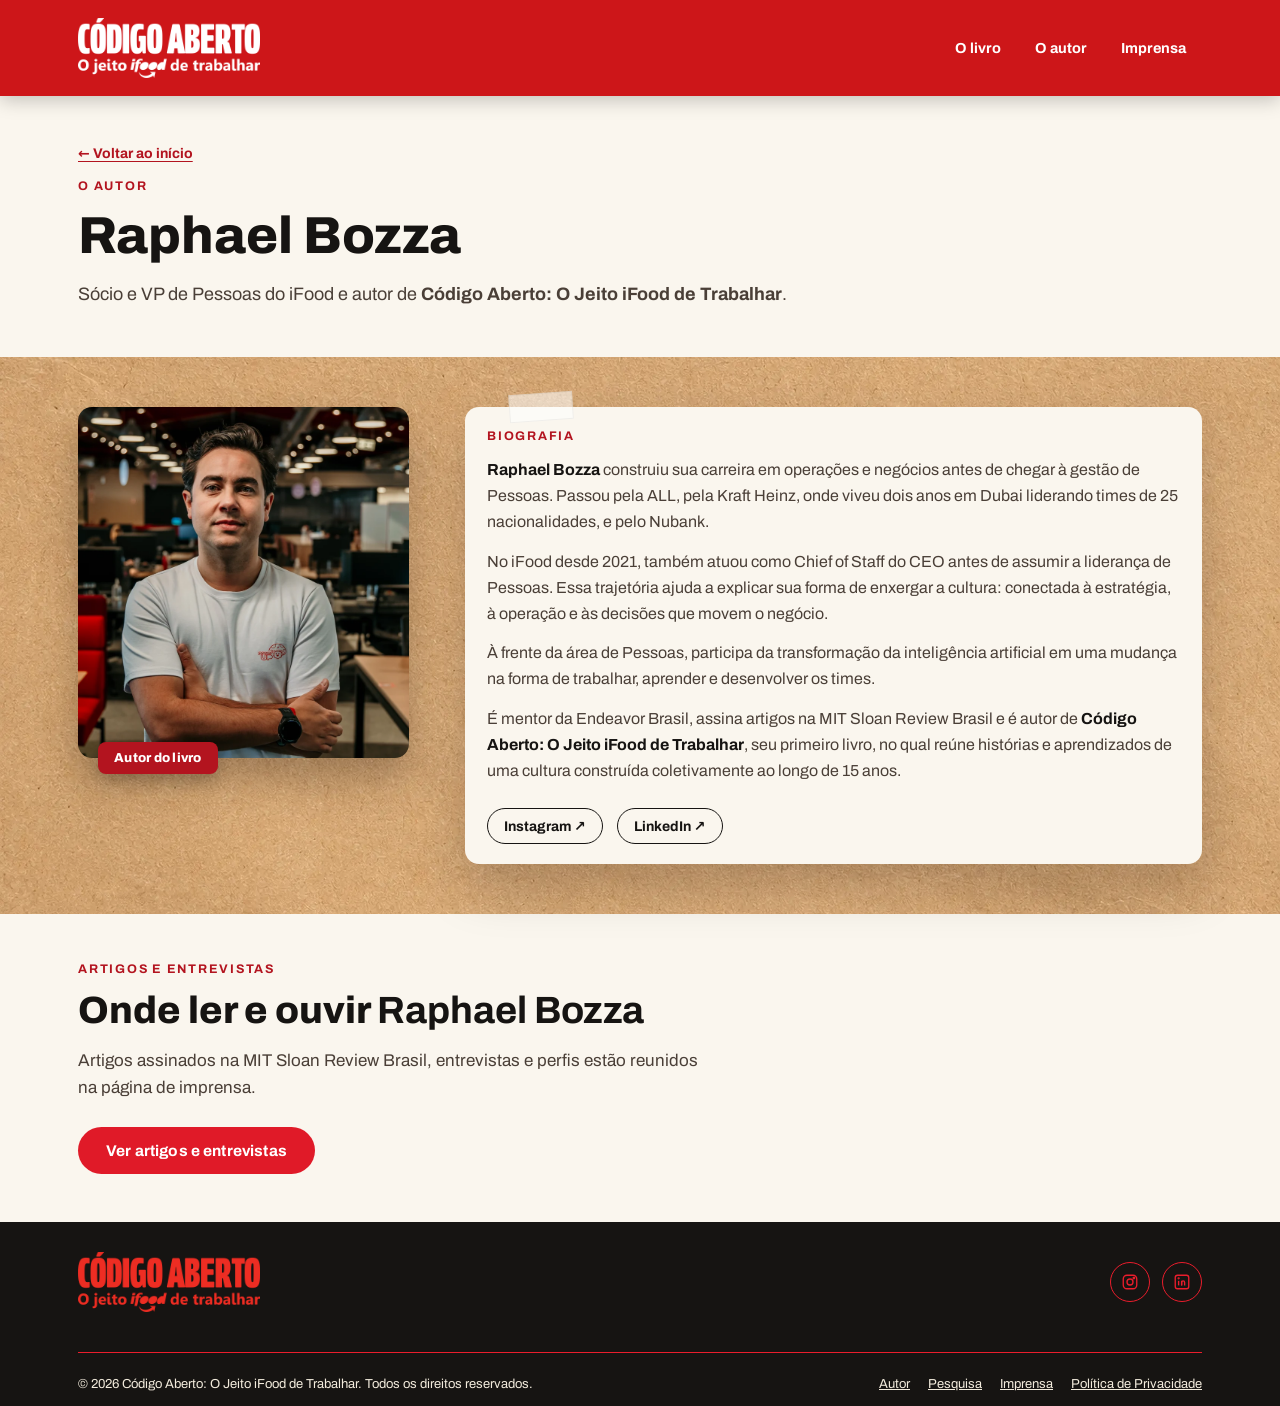
<file: autor/index.html>
<!doctype html>
<html lang="pt-BR">
<head>
<meta charset="UTF-8">
<meta name="viewport" content="width=device-width, initial-scale=1.0">
<link rel="preload" href="/assets/fonts/anton-400.woff2" as="font" type="font/woff2" crossorigin>
<link rel="preload" href="/assets/fonts/archivo-400.woff2" as="font" type="font/woff2" crossorigin>
<link rel="preload" href="/assets/fonts/archivo-800.woff2" as="font" type="font/woff2" crossorigin>
<title>Raphael Bozza, sócio e VP de Pessoas do iFood | Código Aberto</title>
<link rel="icon" type="image/png" href="/assets/favicon.png">
<link rel="apple-touch-icon" href="/assets/favicon.png">
<meta name="description" content="Biografia de Raphael Bozza, sócio e VP de Pessoas do iFood e autor de Código Aberto: O Jeito iFood de Trabalhar.">
<link rel="canonical" href="https://livrocodigoaberto.com.br/autor/">
<meta property="og:type" content="website">
<meta property="og:title" content="Raphael Bozza, sócio e VP de Pessoas do iFood | Código Aberto">
<meta property="og:description" content="Biografia de Raphael Bozza, sócio e VP de Pessoas do iFood e autor de Código Aberto: O Jeito iFood de Trabalhar.">
<meta property="og:url" content="https://livrocodigoaberto.com.br/autor/">
<meta property="og:image" content="https://livrocodigoaberto.com.br/assets/capa-codigo-aberto.jpg">
<link rel="stylesheet" href="/assets/site.css">
<style>
.sub-head{background:var(--cream);padding:48px 0 8px;}
.sub-head .section-head{margin-bottom:0;max-width:760px;}
.page-h1{font-family:'Archivo',sans-serif;font-weight:800;font-size:clamp(34px,5vw,52px);line-height:1.1;color:var(--ink);margin:0 0 16px;}
.sub-lead{font-size:18px;line-height:1.6;color:var(--ink-soft);margin:0;}
.sub-back{display:inline-block;margin:0 0 18px;font-weight:700;font-size:14px;color:var(--red-deep);text-decoration:underline;text-underline-offset:3px;}
.sub-back:hover{color:var(--ink);}
.press-group{margin-top:44px;}
.press-group:first-of-type{margin-top:0;}
.press-group h2{font-family:'Archivo',sans-serif;font-weight:800;font-size:26px;color:var(--ink);margin:0 0 6px;}
.press-group .press-note{font-size:15px;color:var(--ink-soft);margin:0 0 18px;}
.press-sub{font-size:12.5px;font-weight:700;letter-spacing:.14em;text-transform:uppercase;color:var(--red-deep);margin:26px 0 4px;}
.press-list{list-style:none;margin:0;padding:0;border-top:1px solid var(--paper-line);}
.press-list li{border-bottom:1px solid var(--paper-line);}
.press-list a{display:flex;gap:18px;align-items:baseline;padding:14px 4px;text-decoration:none;color:var(--ink);}
.press-list a:hover .press-title{text-decoration:underline;}
.press-outlet{flex:none;width:210px;font-size:13px;font-weight:700;letter-spacing:.06em;text-transform:uppercase;color:var(--red-deep);}
.press-title{font-weight:700;font-size:17px;line-height:1.4;}
.press-arrow{flex:none;margin-left:auto;font-weight:700;}
@media (max-width:700px){.press-list a{flex-direction:column;gap:2px}.press-outlet{width:auto}.press-arrow{display:none}}
.method{max-width:760px;}
.method p{margin:0 0 14px;font-size:17px;line-height:1.65;color:var(--ink-soft);}
.sub-actions{display:flex;flex-wrap:wrap;gap:14px;margin-top:26px;}
.press-contact{margin-top:48px;padding:24px 26px;background:var(--white);border:1px solid var(--paper-line);border-radius:var(--radius-m);max-width:760px;}
.press-contact h2{font-family:'Archivo',sans-serif;font-weight:800;font-size:20px;margin:0 0 8px;color:var(--ink);}
.press-contact p{margin:0;font-size:16px;line-height:1.6;color:var(--ink-soft);}
</style>
<script type="application/ld+json">
{"@context":"https://schema.org","@type":"Person","name":"Raphael Bozza","jobTitle":"Sócio e VP de Pessoas do iFood","worksFor":{"@type":"Organization","name":"iFood"},"url":"https://livrocodigoaberto.com.br/autor/","sameAs":["https://www.linkedin.com/in/raphaelbozza/","https://www.instagram.com/raphaelbozza/"]}
</script>
</head>
<body>
<header>
  <div class="wrap nav">
    <a class="brand" href="/">
      <img src="/assets/img/img-260e5e65.webp" alt="Código Aberto: O Jeito iFood de Trabalhar">
    </a>
    <nav class="nav-links" aria-label="Navegação principal">
      <a href="/#livro">O livro</a>
      <a href="/autor/">O autor</a>
      <a href="/imprensa/">Imprensa</a>
    </nav>
  </div>
</header>

<main id="conteudo">
<section class="sub-head">
  <div class="wrap">
    <div class="section-head">
      <a class="sub-back" href="/">&larr; Voltar ao início</a>
      <div class="eyebrow section-eyebrow">O autor</div>
      <h1 class="page-h1">Raphael Bozza</h1>
      <p class="sub-lead">Sócio e VP de Pessoas do iFood e autor de <b>Código Aberto: O Jeito iFood de Trabalhar</b>.</p>
    </div>
  </div>
</section>
<section class="author-section" id="autor" style="margin-top:40px;">
  <div class="wrap author-grid">
    <div class="author-photo-wrap">
      <img class="author-photo" src="/assets/img/img-b6b1c77a.webp" alt="Raphael Bozza, sócio e VP de Pessoas do iFood e autor de Código Aberto: O Jeito iFood de Trabalhar">
      <span class="author-photo-tag">Autor do livro</span>
    </div>
    <div class="author-card">
      <div class="eyebrow section-eyebrow">Biografia</div>
      <div class="author-bio">
        <p><b>Raphael Bozza</b> construiu sua carreira em operações e negócios antes de chegar à gestão de Pessoas. Passou pela ALL, pela Kraft Heinz, onde viveu dois anos em Dubai liderando times de 25 nacionalidades, e pelo Nubank.</p>
        <p>No iFood desde 2021, também atuou como Chief of Staff do CEO antes de assumir a liderança de Pessoas. Essa trajetória ajuda a explicar sua forma de enxergar a cultura: conectada à estratégia, à operação e às decisões que movem o negócio.</p>
        <p>À frente da área de Pessoas, participa da transformação da inteligência artificial em uma mudança na forma de trabalhar, aprender e desenvolver os times.</p>
        <p>É mentor da Endeavor Brasil, assina artigos na MIT Sloan Review Brasil e é autor de <b>Código Aberto: O Jeito iFood de Trabalhar</b>, seu primeiro livro, no qual reúne histórias e aprendizados de uma cultura construída coletivamente ao longo de 15 anos.</p>
      </div>
      <div class="author-social">
        <a href="https://www.instagram.com/raphaelbozza/" target="_blank" rel="noopener">Instagram ↗</a>
        <a href="https://www.linkedin.com/in/raphaelbozza/" target="_blank" rel="noopener">LinkedIn ↗</a>
      </div>
    </div>
  </div>
</section>
<section class="section">
  <div class="wrap">
    <div class="section-head" style="margin-bottom:0;">
      <div class="eyebrow section-eyebrow">Artigos e entrevistas</div>
      <h2 class="section-title">Onde ler e ouvir <b>Raphael Bozza</b></h2>
      <div class="section-desc"><p>Artigos assinados na MIT Sloan Review Brasil, entrevistas e perfis estão reunidos na página de imprensa.</p></div>
      <div class="sub-actions"><a class="btn btn-on-light" href="/imprensa/#bozza">Ver artigos e entrevistas</a></div>
    </div>
  </div>
</section>
</main>

<footer>
  <div class="wrap">
    <div class="footer-grid">
      <div class="footer-brand">
        <img src="/assets/img/img-43ea7a6d.webp" alt="Código Aberto: O Jeito iFood de Trabalhar">
      </div>
      <div class="footer-social">
        <a href="https://www.instagram.com/raphaelbozza/" target="_blank" rel="noopener" aria-label="Instagram"><svg viewBox="0 0 24 24" fill="none" stroke="currentColor" stroke-width="1.8"><rect x="3" y="3" width="18" height="18" rx="5"/><circle cx="12" cy="12" r="4"/><circle cx="17.2" cy="6.8" r="1"/></svg></a>
        <a href="https://www.linkedin.com/in/raphaelbozza/" target="_blank" rel="noopener" aria-label="LinkedIn"><svg viewBox="0 0 24 24" fill="none" stroke="currentColor" stroke-width="1.8"><rect x="3" y="3" width="18" height="18" rx="3"/><line x1="7.5" y1="10.5" x2="7.5" y2="16.5"/><circle cx="7.5" cy="7" r="0.6" fill="currentColor"/><path d="M11.5 16.5v-4a2 2 0 0 1 4 0v4"/><line x1="11.5" y1="10.5" x2="11.5" y2="16.5"/></svg></a>
      </div>
    </div>
    <div class="footer-bottom">
      <span>&copy; 2026 Código Aberto: O Jeito iFood de Trabalhar. Todos os direitos reservados.</span>
      <span class="footer-links">
        <a href="/autor/" class="footer-link">Autor</a>
        <a href="/pesquisa/" class="footer-link">Pesquisa</a>
        <a href="/imprensa/" class="footer-link">Imprensa</a>
        <a href="#privacidade" class="footer-link">Política de Privacidade</a>
      </span>
    </div>
  </div>
</footer>

<div class="modal-overlay legal-modal" id="privacyModal" aria-hidden="true" inert>
  <div class="modal-card" role="dialog" aria-modal="true" aria-labelledby="privacyTitle">
    <button class="modal-close" type="button" data-close-legal aria-label="Fechar">&times;</button>
    <h2 id="privacyTitle" class="modal-title">Política de Privacidade</h2>
    <div class="legal-body">
      <h3>1. Controlador dos dados</h3>
      <p>Esta página institucional é operada por IFOOD.COM AGÊNCIA DE RESTAURANTES ONLINE S.A., inscrita no CNPJ 14.380.200/0001-21, com sede na Av. dos Autonomistas, 1496, Vila Yara, Osasco/SP, doravante "Controlador". Dúvidas sobre esta política e solicitações ao Encarregado de Proteção de Dados (DPO) podem ser feitas pelo Portal de Privacidade do iFood, em privacidade.ifood.com.br &rarr; Fale com o Encarregado.</p>
      <h3>2. Dados que coletamos</h3>
      <p>Ao se cadastrar no formulário desta página, coletamos nome e e-mail.</p>
      <h3>3. Finalidade</h3>
      <p>Usamos esses dados para enviar novidades e conteúdos sobre o livro <b>Código Aberto: O Jeito iFood de Trabalhar</b>, incluindo informações sobre a abertura da pré-venda e o lançamento.</p>
      <h3>4. Compartilhamento de dados</h3>
      <p>Seus dados são compartilhados com fornecedores de tecnologia que dão suporte ao envio das comunicações desta página, sempre sob obrigação contratual de confidencialidade e segurança.</p>
      <h3>5. Armazenamento e retenção</h3>
      <p>Os dados são armazenados pelo tempo necessário para cumprir as finalidades descritas nesta política, ou até que você solicite sua exclusão, ou se descadastre, o que ocorrer primeiro, observados prazos legais de guarda quando aplicáveis.</p>
      <h3>6. Seus direitos como titular de dados (art. 18 da LGPD)</h3>
      <p>Você pode, a qualquer momento, solicitar: confirmação da existência de tratamento; acesso aos dados; correção de dados incompletos ou desatualizados; anonimização, bloqueio ou eliminação de dados desnecessários; portabilidade dos dados; informação sobre com quem seus dados foram compartilhados; e a revogação do seu consentimento, o que inclui o descadastramento do recebimento de e-mails a qualquer momento. Para exercer esses direitos, entre em contato pelo e-mail informado no item 1.</p>
    </div>
  </div>
</div>


<script>
(function(){
  var m = document.getElementById('privacyModal');
  if(!m) return;
  function open(){ m.classList.add('is-open'); m.removeAttribute('inert'); m.setAttribute('aria-hidden','false'); document.body.style.overflow = 'hidden'; }
  function close(){ m.classList.remove('is-open'); m.setAttribute('inert',''); m.setAttribute('aria-hidden','true'); document.body.style.overflow = ''; }
  document.querySelectorAll('a[href="#privacidade"]').forEach(function(el){ el.addEventListener('click', function(e){ e.preventDefault(); open(); }); });
  m.querySelectorAll('[data-close-legal]').forEach(function(b){ b.addEventListener('click', close); });
  m.addEventListener('click', function(e){ if(e.target === m){ close(); } });
  document.addEventListener('keydown', function(e){ if(e.key === 'Escape'){ close(); } });
})();
</script>
</body>
</html>
</file>
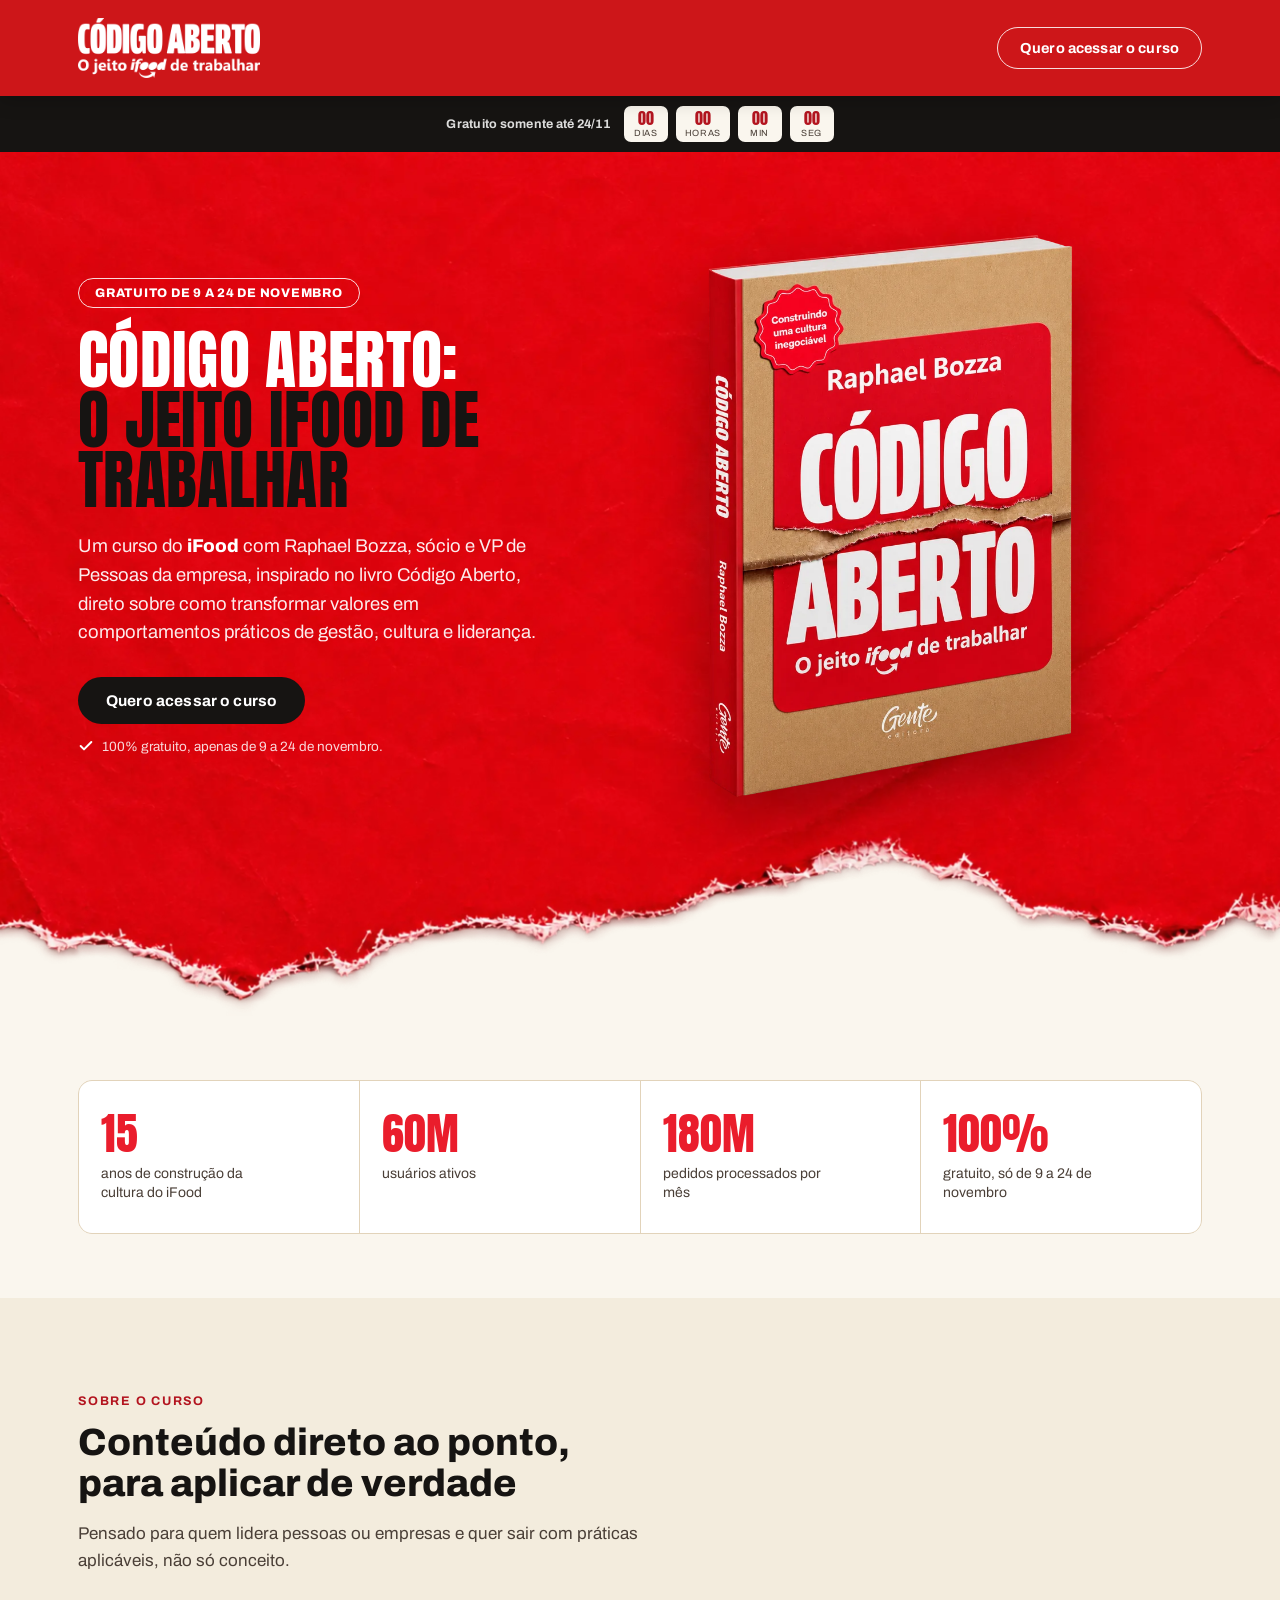
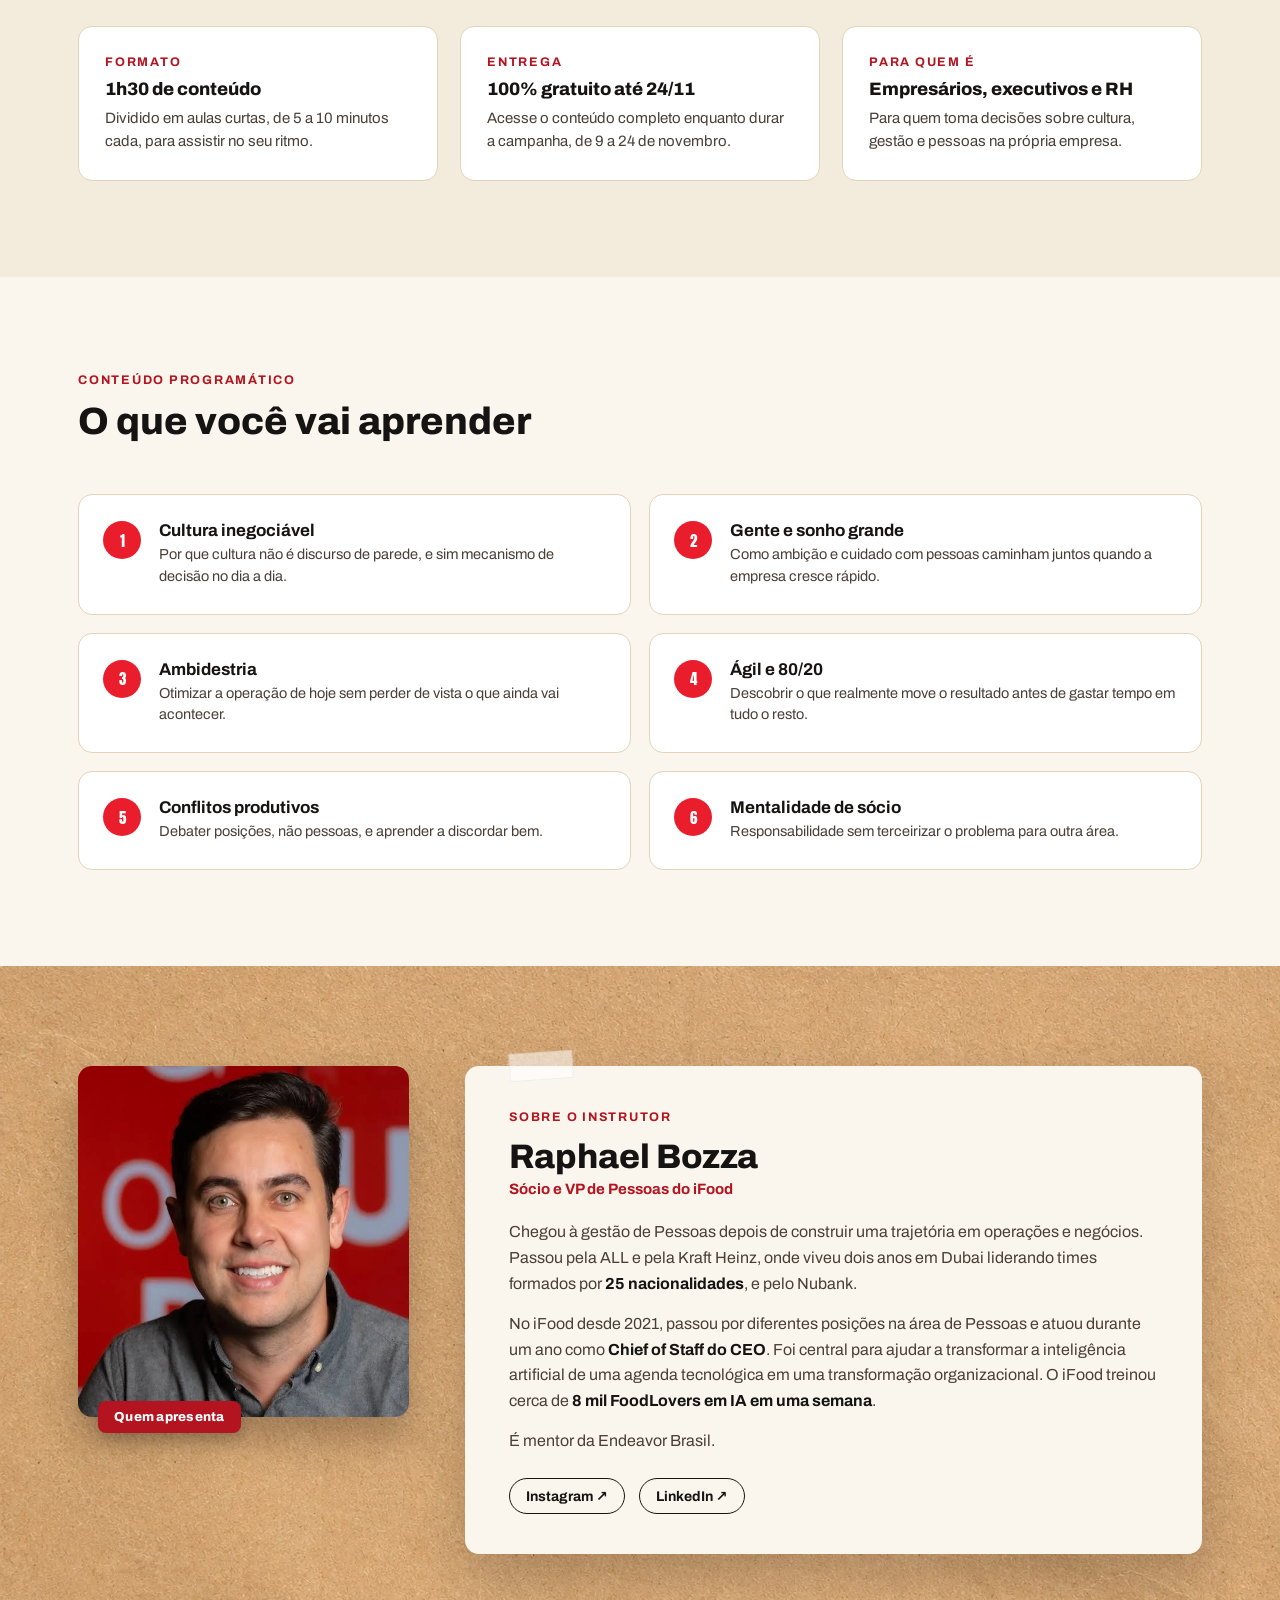
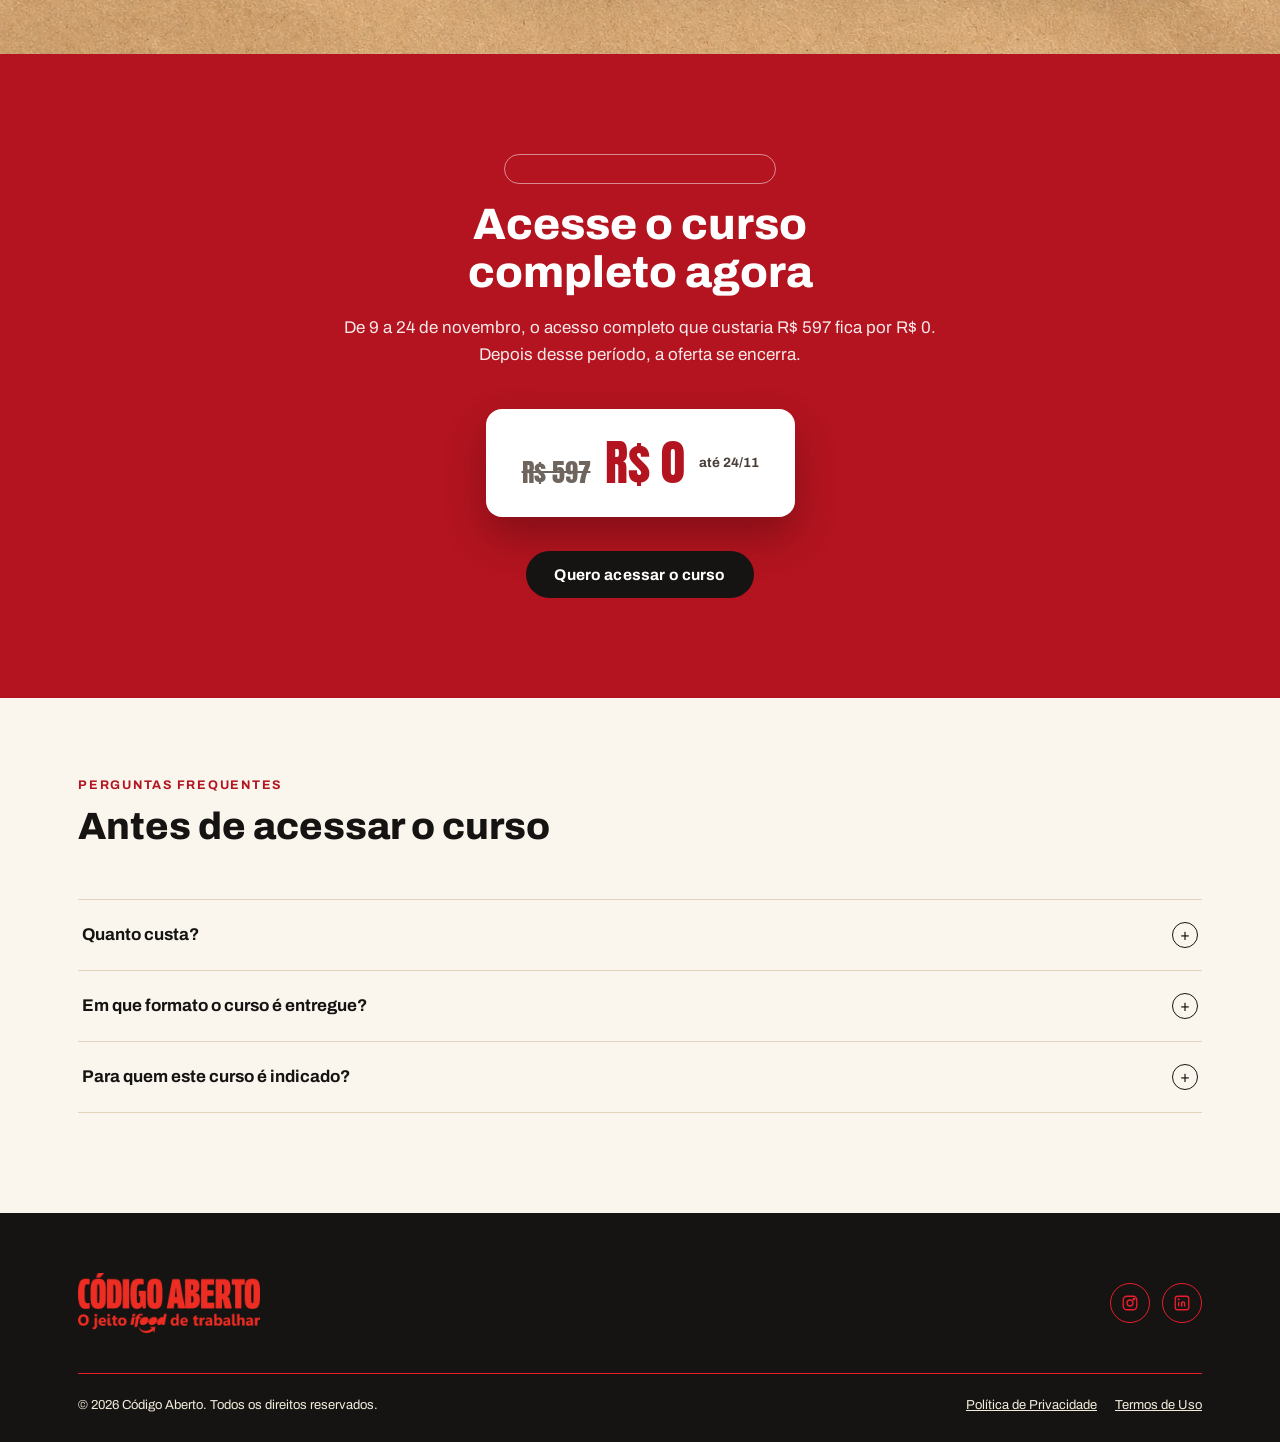
<file: curso/index.html>
<!doctype html>
<html lang="pt-BR">
<head>
<meta charset="utf-8">
<meta name="viewport" content="width=device-width, initial-scale=1">
<link rel="preload" href="/assets/fonts/anton-400.woff2" as="font" type="font/woff2" crossorigin>
<link rel="preload" href="/assets/fonts/archivo-400.woff2" as="font" type="font/woff2" crossorigin>
<link rel="preload" href="/assets/fonts/archivo-800.woff2" as="font" type="font/woff2" crossorigin>
<title>Curso gratuito, Código Aberto</title>
<link rel="icon" type="image/png" href="/assets/favicon.png">
<link rel="apple-touch-icon" href="/assets/favicon.png">
<meta name="description" content="Curso online gratuito com Raphael Bozza sobre Código Aberto: O Jeito iFood de Trabalhar.">
<meta name="robots" content="noindex,nofollow">
<link rel="canonical" href="https://livrocodigoaberto.com.br/curso/">
<meta property="og:type" content="website">
<meta property="og:title" content="Curso gratuito, Código Aberto">
<meta property="og:description" content="Curso online gratuito com Raphael Bozza sobre Código Aberto: O Jeito iFood de Trabalhar.">
<meta property="og:url" content="https://livrocodigoaberto.com.br/curso/">

</head>
<body>

<meta name="hz:slide-selector" content=".page">
<style>@font-face{font-family:'Anton';font-style:normal;font-weight:400;font-display:swap;src:url(/assets/fonts/anton-400.woff2) format('woff2');}
@font-face{font-family:'Archivo';font-style:normal;font-weight:400;font-display:swap;src:url(/assets/fonts/archivo-400.woff2) format('woff2');}
@font-face{font-family:'Archivo';font-style:normal;font-weight:500;font-display:swap;src:url(/assets/fonts/archivo-500.woff2) format('woff2');}
@font-face{font-family:'Archivo';font-style:normal;font-weight:600;font-display:swap;src:url(/assets/fonts/archivo-600.woff2) format('woff2');}
@font-face{font-family:'Archivo';font-style:normal;font-weight:700;font-display:swap;src:url(/assets/fonts/archivo-700.woff2) format('woff2');}
@font-face{font-family:'Archivo';font-style:normal;font-weight:800;font-display:swap;src:url(/assets/fonts/archivo-800.woff2) format('woff2');}
@font-face{font-family:'Archivo';font-style:normal;font-weight:900;font-display:swap;src:url(/assets/fonts/archivo-900.woff2) format('woff2');}

:root{
  --red: #ea1d2c;
  --red-deep: #b3141f;
  --red-header: #cd1619;
  --ink: #161412;
  --ink-soft: #4a3f37;
  --cream: #faf6ee;
  --cream-2: #f3ecdd;
  --paper-line: #e2d3ba;
  --white: #ffffff;
  --focus: #1c63d9;
  --radius-s: 6px;
  --radius-m: 14px;
  --maxw: 1180px;
}

*,*::before,*::after{box-sizing:border-box;}
html{scroll-behavior:smooth;}
body{
  margin:0;
  background:var(--cream);
  color:var(--ink);
  font-family:'Archivo',system-ui,sans-serif;
  -webkit-font-smoothing:antialiased;
  overflow-x:hidden;
}
h1,h2,h3{margin:0;text-wrap:balance;}
p{margin:0;}
img{max-width:100%;display:block;}
a{color:inherit;}
::selection{background:var(--red);color:var(--white);}
:focus-visible{outline:3px solid var(--focus);outline-offset:3px;}

.wrap{max-width:var(--maxw);margin:0 auto;padding:0 28px;}
@media (max-width:640px){.wrap{padding:0 20px;}}

.eyebrow{
  font-family:'Archivo',sans-serif;
  font-weight:700;
  text-transform:uppercase;
  letter-spacing:.14em;
  font-size:12.5px;
}

.display{
  font-family:'Anton',sans-serif;
  font-weight:400;
  text-transform:uppercase;
  letter-spacing:.005em;
  line-height:.94;
}

.btn{
  display:inline-flex;
  align-items:center;
  justify-content:center;
  gap:8px;
  font-family:'Archivo',sans-serif;
  font-weight:700;
  font-size:15.5px;
  letter-spacing:.01em;
  padding:15px 28px;
  border-radius:999px;
  border:none;
  cursor:pointer;
  text-decoration:none;
  white-space:nowrap;
  transition:background-color .16s ease, color .16s ease;
}
.btn-on-red{background:var(--white);color:var(--ink);}
.btn-on-red:hover{background:var(--ink);color:var(--white);}
.btn-ink-on-red{background:var(--ink);color:var(--white);}
.btn-ink-on-red:hover{background:var(--white);color:var(--ink);}
.btn-hero{background:var(--ink);color:var(--white);}
.btn-hero:hover{background:var(--white);color:var(--ink);}
.btn-block{width:100%;}
.btn-stroke-on-red{
  background:transparent;color:var(--white);
  border:1.5px solid rgba(255,255,255,.85);
}
.btn-stroke-on-red:hover{background:var(--white);color:var(--ink);border-color:var(--white);}

/* countdown bar */
.countdown-bar{
  position:sticky;top:96px;z-index:39;
  background:var(--ink);color:var(--white);
  padding:10px 0;
}
@media (max-width:480px){.countdown-bar{top:76px;}}
.countdown-inner{
  display:flex;align-items:center;justify-content:center;
  gap:14px;flex-wrap:wrap;text-align:center;
}
.countdown-label{
  font-size:12.5px;font-weight:700;letter-spacing:.02em;
  color:rgba(255,255,255,.85);
}
.countdown-clock{display:flex;gap:8px;}
.countdown-unit{
  display:flex;flex-direction:column;align-items:center;
  background:rgba(255,255,255,.1);
  border-radius:7px;padding:4px 9px;min-width:44px;
}
.countdown-num{font-family:'Anton',sans-serif;font-size:16px;color:var(--red);line-height:1;}
.countdown-unit-label{font-size:9px;text-transform:uppercase;letter-spacing:.06em;color:rgba(255,255,255,.65);margin-top:2px;}

/* header */
header{
  position:sticky;top:0;z-index:41;
  background:var(--red-header);
  box-shadow:0 4px 18px rgba(0,0,0,.22);
}
.nav{
  display:flex;align-items:center;justify-content:space-between;
  gap:14px;
  height:96px;
}
.brand{display:flex;align-items:center;text-decoration:none;flex:none;}
.brand img{height:60px;width:auto;}
.nav-cta{flex:none;}
.nav-cta .btn{font-size:14.5px;padding:12px 22px;}
@media (max-width:480px){
  .nav{height:76px;gap:10px;}
  .brand img{height:42px;}
  .nav-cta .btn{font-size:12.5px;padding:10px 14px;}
}

/* hero */
.hero{
  position:relative;
  background-color:var(--cream);
  background-image:url("/assets/img/img-c233a03c.webp");
  background-size:cover;
  background-position:center bottom;
  background-repeat:no-repeat;
  padding:64px 0 200px;
}
.hero-grid{
  display:grid;grid-template-columns:.85fr 1.15fr;gap:40px;align-items:center;
}
@media (max-width:920px){.hero-grid{grid-template-columns:1fr;} .hero{padding:48px 0 56px;}}
.hero-tag{
  display:inline-flex;align-items:center;
  background:transparent;color:var(--white);
  border:1.5px solid rgba(255,255,255,.85);
  border-radius:999px;padding:7px 16px;
  font-size:12.5px;font-weight:800;letter-spacing:.06em;text-transform:uppercase;
  margin-bottom:22px;
}
.hero h1{
  font-size:clamp(36px,5.6vw,64px);
  color:var(--white);
  margin-bottom:22px;
}
.hero h1 .accent-ink{color:var(--ink);}
.hero-sub{
  font-family:'Archivo',sans-serif;
  font-size:18.5px;line-height:1.55;color:rgba(255,255,255,.92);max-width:54ch;margin-bottom:30px;
}
.hero-sub b{color:var(--white);font-weight:800;}
.hero-ctas{display:flex;flex-wrap:wrap;align-items:center;gap:6px 18px;margin-bottom:14px;}
.hero-trust{font-size:13.5px;color:rgba(255,255,255,.85);display:flex;align-items:center;gap:8px;}
.hero-trust svg{flex:none;}

.hero-visual{position:relative;display:flex;justify-content:center;align-items:center;height:100%;}
.hero-visual-bg{
  position:absolute;
  width:420px;height:420px;
  border-radius:50%;
  background:radial-gradient(circle, rgba(255,255,255,.16), transparent 70%);
}
.hero-photo{
  width:min(340px,74%);
  aspect-ratio:1/1.06;object-fit:cover;
  border-radius:var(--radius-m);
  box-shadow:0 26px 40px rgba(0,0,0,.35);
  position:relative;
}
.hero-infografico{
  width:min(400px,82%);
  object-fit:contain;
  position:relative;
  filter:drop-shadow(0 24px 34px rgba(0,0,0,.35));
}
.hero-photo-tag{
  position:absolute;bottom:-16px;left:50%;transform:translateX(-50%);
  background:var(--ink);color:var(--white);
  font-family:'Archivo',sans-serif;font-weight:800;font-size:13px;letter-spacing:.02em;
  padding:9px 18px;border-radius:8px;white-space:nowrap;
  box-shadow:0 8px 16px rgba(0,0,0,.2);
}

/* stats */
.stats{padding:64px 0;background:var(--cream);}
.stats-grid{
  display:grid;grid-template-columns:repeat(4,1fr);gap:1px;
  background:var(--paper-line);
  border:1px solid var(--paper-line);
  border-radius:var(--radius-m);
  overflow:hidden;
}
@media (max-width:760px){.stats-grid{grid-template-columns:repeat(2,1fr);}}
.stat{background:var(--white);padding:30px 22px;text-align:left;}
.stat-num{font-family:'Anton',sans-serif;font-size:44px;color:var(--red);line-height:1;}
.stat-label{margin-top:10px;font-size:14px;color:var(--ink-soft);line-height:1.35;max-width:20ch;}

/* section heads */
.section{padding:96px 0;}
.section-head{max-width:640px;margin-bottom:52px;}
.section-eyebrow{color:var(--red);margin-bottom:14px;}
.section-title{font-size:clamp(28px,3.2vw,38px);font-family:'Archivo',sans-serif;font-weight:800;color:var(--ink);margin-bottom:16px;}
.section-desc{font-size:17px;line-height:1.6;color:var(--ink-soft);}

/* course info */
.info-section{background:var(--cream-2);}
.info-grid{display:grid;grid-template-columns:repeat(3,1fr);gap:22px;}
@media (max-width:820px){.info-grid{grid-template-columns:1fr;}}
.info-card{
  background:var(--white);
  border:1px solid var(--paper-line);
  border-radius:var(--radius-m);
  padding:28px 26px;
}
.info-card .eyebrow{color:var(--red);margin-bottom:10px;}
.info-card-title{font-weight:800;font-size:18px;margin-bottom:8px;}
.info-card-desc{font-size:15px;line-height:1.5;color:var(--ink-soft);}

/* lessons */
.lessons-list{display:grid;grid-template-columns:repeat(2,1fr);gap:18px;}
@media (max-width:700px){.lessons-list{grid-template-columns:1fr;}}
.lesson-item{
  display:flex;align-items:flex-start;gap:18px;
  padding:26px 24px;
  background:var(--white);
  border:1px solid var(--paper-line);
  border-radius:var(--radius-m);
}
.lesson-num{
  font-family:'Anton',sans-serif;font-size:15px;color:var(--white);
  background:var(--red);
  width:38px;height:38px;border-radius:50%;flex:none;
  display:flex;align-items:center;justify-content:center;
}
.lesson-title{font-weight:700;font-size:17px;margin-bottom:4px;}
.lesson-desc{font-size:14.5px;line-height:1.5;color:var(--ink-soft);}

/* author on kraft */
.author-section{
  position:relative;
  background-image:linear-gradient(rgba(250,246,238,.1),rgba(250,246,238,.1)), url("/assets/img/img-3e8e4fc2.webp");
  background-size:cover;background-position:center;
  padding:100px 0;
}
.author-grid{display:grid;grid-template-columns:.62fr 1.38fr;gap:56px;align-items:start;}
@media (max-width:860px){.author-grid{grid-template-columns:1fr;}}
.author-photo-wrap{position:relative;}
.author-photo{
  width:100%;aspect-ratio:1/1.06;object-fit:cover;
  border-radius:var(--radius-m);
  box-shadow:0 22px 40px rgba(33,20,14,.3);
}
.author-photo-tag{
  position:absolute;bottom:-16px;left:20px;
  background:var(--red);color:var(--white);
  font-family:'Archivo',sans-serif;font-weight:800;font-size:13px;letter-spacing:.02em;
  padding:9px 16px;border-radius:8px;
  box-shadow:0 8px 16px rgba(0,0,0,.2);
}
.author-card{
  position:relative;
  background:var(--cream);
  border-radius:var(--radius-m);
  padding:44px 44px 40px;
  box-shadow:0 24px 50px rgba(33,20,14,.22);
}
.author-card::before{
  content:"";position:absolute;top:-14px;left:44px;
  width:64px;height:28px;
  background:rgba(255,255,255,.55);
  border:1px solid rgba(0,0,0,.05);
  transform:rotate(-4deg);
}
.author-name{font-size:clamp(26px,3vw,34px);margin-bottom:6px;font-family:'Archivo',sans-serif;font-weight:800;}
.author-role{color:var(--red);font-weight:700;font-size:15px;margin-bottom:22px;}
.author-bio p{font-size:16px;line-height:1.62;color:var(--ink-soft);margin-bottom:14px;}
.author-bio b{color:var(--ink);}
.author-social{display:flex;gap:14px;margin-top:24px;}
.author-social a{
  display:inline-flex;align-items:center;gap:7px;
  font-size:14px;font-weight:700;text-decoration:none;color:var(--ink);
  border:1.5px solid var(--ink);border-radius:999px;padding:9px 16px;
  transition:background .15s ease, color .15s ease;
}
.author-social a:hover{background:var(--ink);color:var(--white);}

/* offer / red - reused as launch CTA */
.offer{
  background:var(--red-deep);
  color:var(--white);
  padding:100px 0;
}
.offer-head{max-width:680px;margin:0 auto 40px;text-align:center;}
.offer-eyebrow{
  display:inline-flex;align-items:center;
  color:#ffcfc9;
  border:1.5px solid rgba(255,255,255,.5);
  border-radius:999px;padding:7px 16px;
  margin-bottom:16px;
}
.offer h2{font-size:clamp(30px,4vw,44px);margin-bottom:18px;color:var(--white);font-family:'Archivo',sans-serif;font-weight:800;}
.offer-desc{font-size:17px;line-height:1.6;color:rgba(255,255,255,.9);max-width:62ch;margin:0 auto;}
.offer-timeline{
  max-width:420px;margin:40px auto 40px;
  display:flex;justify-content:center;gap:0;
  background:rgba(0,0,0,.18);
  border-radius:999px;padding:6px;
}
.offer-timeline-item{
  flex:1;text-align:center;padding:14px 10px;border-radius:999px;
  font-size:13.5px;
}
.offer-timeline-item.is-active{background:var(--white);color:var(--red-deep);font-weight:800;}
.offer-timeline-item b{display:block;font-family:'Anton',sans-serif;font-size:16px;letter-spacing:.02em;margin-bottom:2px;}
.offer-price{
  display:flex;align-items:baseline;justify-content:center;gap:14px;
  margin:34px auto;
  background:var(--white);border-radius:16px;padding:18px 36px;
  box-shadow:0 20px 40px rgba(0,0,0,.25);
  width:fit-content;
}
.offer-price-old{font-family:'Anton',sans-serif;font-size:26px;color:var(--ink-soft);text-decoration:line-through;opacity:.55;}
.offer-price-new{font-family:'Anton',sans-serif;font-size:48px;color:var(--red-deep);}
.offer-price-note{font-size:13.5px;font-weight:700;color:var(--ink-soft);align-self:center;}
.offer-ctas{display:flex;justify-content:center;}

/* faq */
.faq-section{padding:80px 0 100px;background:var(--cream);}
.faq-list{display:flex;flex-direction:column;gap:0;}
.faq-item{border-bottom:1px solid var(--paper-line);}
.faq-item:first-child{border-top:1px solid var(--paper-line);}
.faq-q{
  width:100%;background:none;border:none;text-align:left;
  display:flex;align-items:center;justify-content:space-between;gap:20px;
  padding:22px 4px;font-family:'Archivo',sans-serif;font-weight:700;font-size:17px;
  color:var(--ink);cursor:pointer;
}
.faq-plus{
  flex:none;width:26px;height:26px;border-radius:50%;
  border:1.5px solid var(--ink);
  display:flex;align-items:center;justify-content:center;
  font-size:16px;font-weight:400;transition:transform .2s ease;
}
.faq-item[data-open="true"] .faq-plus{transform:rotate(45deg);background:var(--red);border-color:var(--red);color:var(--white);}
.faq-a{max-height:0;overflow:hidden;transition:max-height .28s ease;}
.faq-a-inner{padding:0 4px 22px;font-size:15.5px;line-height:1.6;color:var(--ink-soft);max-width:70ch;}

/* modal */
.modal-overlay{
  position:fixed;inset:0;z-index:100;
  background:rgba(22,20,18,.6);
  display:flex;align-items:center;justify-content:center;
  padding:20px;
  opacity:0;pointer-events:none;
  transition:opacity .2s ease;
}
.modal-overlay.is-open{opacity:1;pointer-events:auto;}
.modal-card{
  position:relative;
  background:var(--red);
  border-radius:20px;
  padding:32px 36px 28px;
  width:100%;max-width:560px;
  max-height:90vh;overflow-y:auto;
  box-shadow:0 30px 60px rgba(0,0,0,.4);
  transform:translateY(12px) scale(.98);
  transition:transform .2s ease;
}
.modal-overlay.is-open .modal-card{transform:translateY(0) scale(1);}
.modal-card .section-eyebrow{
  display:inline-flex;align-items:center;
  color:#ffcfc9;
  border:1.5px solid rgba(255,255,255,.5);
  border-radius:999px;padding:7px 16px;
}
.modal-close{
  position:absolute;top:14px;right:14px;
  width:30px;height:30px;border-radius:50%;
  border:1.5px solid rgba(255,255,255,.4);background:transparent;
  font-size:20px;line-height:1;color:var(--white);cursor:pointer;
}
.modal-close:hover{background:var(--white);color:var(--red);border-color:var(--white);}
.modal-title{font-size:22px;font-family:'Archivo',sans-serif;font-weight:800;margin:8px 0 6px;color:var(--white);}
.modal-note{font-size:13.5px;line-height:1.45;color:rgba(255,255,255,.85);margin-bottom:16px;}
.form-row{display:grid;grid-template-columns:1fr 1fr;gap:12px;}
@media (max-width:520px){.form-row{grid-template-columns:1fr;}}
.field{display:flex;flex-direction:column;gap:4px;margin-bottom:10px;}
.field label{font-size:11.5px;font-weight:700;color:rgba(255,255,255,.85);text-transform:uppercase;letter-spacing:.04em;}
.field input,.field select{
  font-family:'Archivo',sans-serif;
  font-size:14.5px;
  padding:10px 13px;
  border-radius:9px;
  border:1.5px solid rgba(255,255,255,.3);
  background:var(--white);
  color:var(--ink);
}
.field input::placeholder{color:#a89a8c;}
.field input:focus,.field select:focus{border-color:var(--ink);outline:none;}
@media (max-width:520px){.modal-card{padding:26px 22px 22px;}}

/* footer */
footer{background:var(--ink);color:var(--red);padding:60px 0 30px;}
.footer-grid{display:flex;align-items:center;justify-content:space-between;flex-wrap:wrap;gap:24px;margin-bottom:40px;}
.footer-brand img{height:60px;width:auto;}
.footer-social{display:flex;gap:12px;}
.footer-social a{
  display:flex;align-items:center;justify-content:center;
  width:40px;height:40px;border-radius:50%;
  border:1.5px solid var(--red);color:var(--red);
  transition:background .15s ease, color .15s ease, border-color .15s ease;
}
.footer-social a:hover{background:var(--red);color:var(--white);border-color:var(--red);}
.footer-social svg{width:18px;height:18px;}
.footer-bottom{
  border-top:1px solid var(--red);padding-top:24px;
  display:flex;justify-content:space-between;flex-wrap:wrap;gap:10px;
  font-size:13px;color:var(--red);
}
.footer-links{display:flex;gap:18px;}
.footer-link{color:var(--red);text-decoration:underline;background:none;border:none;font-size:13px;font-family:'Archivo',sans-serif;cursor:pointer;padding:0;}
.footer-link:hover{color:var(--white);}

/* legal modal */
.legal-modal .modal-card{background:var(--white);color:var(--ink);max-width:640px;}
.legal-modal .modal-close{border-color:rgba(0,0,0,.2);color:var(--ink);}
.legal-modal .modal-close:hover{background:var(--ink);color:var(--white);border-color:var(--ink);}
.legal-modal .modal-title{color:var(--ink);}
.legal-body{font-size:14.5px;line-height:1.6;color:var(--ink-soft);max-height:56vh;overflow-y:auto;padding-right:6px;}
.legal-body h3{font-size:15px;color:var(--ink);margin:18px 0 6px;}
.legal-body h3:first-child{margin-top:0;}
.legal-body p{margin-bottom:10px;}

/* reveal on scroll */
.reveal{opacity:1;transform:none;}
.js-anim .reveal{opacity:0;transform:translateY(18px);transition:opacity .6s ease, transform .6s ease;}
.js-anim .reveal.is-visible{opacity:1;transform:translateY(0);}
@media (prefers-reduced-motion:reduce){.reveal{opacity:1;transform:none;transition:none;}}

/* Contraste (WCAG AA) */
.section-eyebrow,.eyebrow{color:var(--red-deep);}
.btn-on-light{background:#e01a28;}
.btn-on-light:hover{background:var(--ink);}
.author-photo-tag{background:var(--red-deep);}
.author-role{color:var(--red-deep);}
footer .footer-bottom>span:first-child,footer .footer-link{color:var(--cream-2);}
footer .footer-link:hover{color:var(--white);}
.countdown-unit{background:var(--cream);}
.countdown-num{color:var(--red-deep);}
.countdown-unit-label{color:var(--ink-soft);}
.info-card .eyebrow,.info-card>.eyebrow{color:var(--red-deep);}
.offer-price-old{opacity:.8;}
</style>

<div class="page">

<header>
  <div class="wrap nav">
    <a class="brand" href="#topo">
      <img src="/assets/img/img-260e5e65.webp" alt="Código Aberto: O Jeito iFood de Trabalhar">
    </a>
    <div class="nav-cta">
      <a class="btn btn-stroke-on-red" href="#vaga">Quero acessar o curso</a>
    </div>
  </div>
</header>

<main id="conteudo">

<div class="countdown-bar">
  <div class="wrap countdown-inner">
    <span class="countdown-label">Gratuito somente até 24/11</span>
    <div class="countdown-clock" id="countdownClock">
      <div class="countdown-unit"><span class="countdown-num" id="cdDays">00</span><span class="countdown-unit-label">dias</span></div>
      <div class="countdown-unit"><span class="countdown-num" id="cdHours">00</span><span class="countdown-unit-label">horas</span></div>
      <div class="countdown-unit"><span class="countdown-num" id="cdMin">00</span><span class="countdown-unit-label">min</span></div>
      <div class="countdown-unit"><span class="countdown-num" id="cdSec">00</span><span class="countdown-unit-label">seg</span></div>
    </div>
  </div>
</div>

<section class="hero" id="topo">
  <div class="wrap hero-grid">
    <div>
      <div class="hero-tag">Gratuito de 9 a 24 de novembro</div>
      <h1 class="display">Código Aberto:<br><span class="accent-ink">O Jeito iFood de Trabalhar</span></h1>
      <p class="hero-sub">Um curso do <b>iFood</b> com Raphael Bozza, sócio e VP de Pessoas da empresa, inspirado no livro Código Aberto, direto sobre como transformar valores em comportamentos práticos de gestão, cultura e liderança.</p>
      <div class="hero-ctas">
        <a class="btn btn-hero" href="#vaga">Quero acessar o curso</a>
      </div>
      <div class="hero-trust">
        <svg width="16" height="16" viewBox="0 0 24 24" fill="none"><path d="M20 6L9 17l-5-5" stroke="#fff" stroke-width="3" stroke-linecap="round" stroke-linejoin="round"/></svg>
        100% gratuito, apenas de 9 a 24 de novembro.
      </div>
    </div>
    <div class="hero-visual">
      <div class="hero-visual-bg"></div>
      <img class="hero-infografico" src="/assets/img/img-ffcacb8d.webp" alt="Código Aberto: O Jeito iFood de Trabalhar">
    </div>
  </div>
</section>

<section class="stats reveal">
  <div class="wrap">
    <div class="stats-grid">
      <div class="stat"><div class="stat-num">15</div><div class="stat-label">anos de construção da cultura do iFood</div></div>
      <div class="stat"><div class="stat-num">60M</div><div class="stat-label">usuários ativos</div></div>
      <div class="stat"><div class="stat-num">180M</div><div class="stat-label">pedidos processados por mês</div></div>
      <div class="stat"><div class="stat-num">100%</div><div class="stat-label">gratuito, só de 9 a 24 de novembro</div></div>
    </div>
  </div>
</section>

<section class="section info-section">
  <div class="wrap">
    <div class="section-head reveal">
      <div class="eyebrow section-eyebrow">Sobre o curso</div>
      <h2 class="section-title">Conteúdo direto ao ponto, para aplicar de verdade</h2>
      <p class="section-desc">Pensado para quem lidera pessoas ou empresas e quer sair com práticas aplicáveis, não só conceito.</p>
    </div>
    <div class="info-grid reveal">
      <div class="info-card">
        <div class="eyebrow">Formato</div>
        <div class="info-card-title">1h30 de conteúdo</div>
        <div class="info-card-desc">Dividido em aulas curtas, de 5 a 10 minutos cada, para assistir no seu ritmo.</div>
      </div>
      <div class="info-card">
        <div class="eyebrow">Entrega</div>
        <div class="info-card-title">100% gratuito até 24/11</div>
        <div class="info-card-desc">Acesse o conteúdo completo enquanto durar a campanha, de 9 a 24 de novembro.</div>
      </div>
      <div class="info-card">
        <div class="eyebrow">Para quem é</div>
        <div class="info-card-title">Empresários, executivos e RH</div>
        <div class="info-card-desc">Para quem toma decisões sobre cultura, gestão e pessoas na própria empresa.</div>
      </div>
    </div>
  </div>
</section>

<section class="section" id="conteudo">
  <div class="wrap">
    <div class="section-head reveal">
      <div class="eyebrow section-eyebrow">Conteúdo programático</div>
      <h2 class="section-title">O que você vai aprender</h2>
    </div>
    <div class="lessons-list reveal">
      <div class="lesson-item"><span class="lesson-num">1</span><div><div class="lesson-title">Cultura inegociável</div><div class="lesson-desc">Por que cultura não é discurso de parede, e sim mecanismo de decisão no dia a dia.</div></div></div><div class="lesson-item"><span class="lesson-num">2</span><div><div class="lesson-title">Gente e sonho grande</div><div class="lesson-desc">Como ambição e cuidado com pessoas caminham juntos quando a empresa cresce rápido.</div></div></div><div class="lesson-item"><span class="lesson-num">3</span><div><div class="lesson-title">Ambidestria</div><div class="lesson-desc">Otimizar a operação de hoje sem perder de vista o que ainda vai acontecer.</div></div></div><div class="lesson-item"><span class="lesson-num">4</span><div><div class="lesson-title">Ágil e 80/20</div><div class="lesson-desc">Descobrir o que realmente move o resultado antes de gastar tempo em tudo o resto.</div></div></div><div class="lesson-item"><span class="lesson-num">5</span><div><div class="lesson-title">Conflitos produtivos</div><div class="lesson-desc">Debater posições, não pessoas, e aprender a discordar bem.</div></div></div><div class="lesson-item"><span class="lesson-num">6</span><div><div class="lesson-title">Mentalidade de sócio</div><div class="lesson-desc">Responsabilidade sem terceirizar o problema para outra área.</div></div></div>
    </div>
  </div>
</section>

<section class="author-section" id="autor">
  <div class="wrap author-grid">
    <div class="author-photo-wrap reveal">
      <img class="author-photo" src="/assets/img/img-ac46c775.webp" alt="Raphael Bozza, sócio e VP de Pessoas do iFood">
      <span class="author-photo-tag">Quem apresenta</span>
    </div>
    <div class="author-card reveal">
      <div class="eyebrow section-eyebrow">Sobre o instrutor</div>
      <h2 class="author-name">Raphael Bozza</h2>
      <div class="author-role">Sócio e VP de Pessoas do iFood</div>
      <div class="author-bio">
        <p>Chegou à gestão de Pessoas depois de construir uma trajetória em operações e negócios. Passou pela ALL e pela Kraft Heinz, onde viveu dois anos em Dubai liderando times formados por <b>25 nacionalidades</b>, e pelo Nubank.</p>
        <p>No iFood desde 2021, passou por diferentes posições na área de Pessoas e atuou durante um ano como <b>Chief of Staff do CEO</b>. Foi central para ajudar a transformar a inteligência artificial de uma agenda tecnológica em uma transformação organizacional. O iFood treinou cerca de <b>8 mil FoodLovers em IA em uma semana</b>.</p>
        <p>É mentor da Endeavor Brasil.</p>
      </div>
      <div class="author-social">
        <a href="https://www.instagram.com/raphaelbozza/" target="_blank" rel="noopener">Instagram &#8599;</a>
        <a href="https://www.linkedin.com/in/raphaelbozza/" target="_blank" rel="noopener">LinkedIn &#8599;</a>
      </div>
    </div>
  </div>
</section>

<section class="offer" id="vaga">
  <div class="wrap">
    <div class="offer-head reveal">
      <div class="eyebrow offer-eyebrow">Oferta por tempo limitado</div>
      <h2>Acesse o curso completo agora</h2>
      <p class="offer-desc">De 9 a 24 de novembro, o acesso completo que custaria R$ 597 fica por R$ 0. Depois desse período, a oferta se encerra.</p>
    </div>
    <div class="offer-price reveal">
      <span class="offer-price-old">R$ 597</span>
      <span class="offer-price-new">R$ 0</span>
      <span class="offer-price-note">até 24/11</span>
    </div>
    <div class="offer-ctas reveal">
      <a class="btn btn-hero" href="#vaga" id="openModalBtn2">Quero acessar o curso</a>
    </div>
  </div>
</section>

<section class="faq-section" id="faq">
  <div class="wrap">
    <div class="section-head reveal">
      <div class="eyebrow section-eyebrow">Perguntas frequentes</div>
      <h2 class="section-title">Antes de acessar o curso</h2>
    </div>
    <div class="faq-list reveal">
      <div class="faq-item" data-open="false">
        <button class="faq-q" type="button">Quanto custa?<span class="faq-plus">+</span></button>
        <div class="faq-a"><div class="faq-a-inner">Nada, de 9 a 24 de novembro. Nesse período o curso, que custaria R$ 597, está liberado por R$ 0. Basta preencher seus dados para acessar o conteúdo.</div></div>
      </div>
      <div class="faq-item" data-open="false">
        <button class="faq-q" type="button">Em que formato o curso é entregue?<span class="faq-plus">+</span></button>
        <div class="faq-a"><div class="faq-a-inner">Vídeo online, com cerca de 1h30 de conteúdo dividido em aulas curtas, de 5 a 10 minutos cada.</div></div>
      </div>
      <div class="faq-item" data-open="false">
        <button class="faq-q" type="button">Para quem este curso é indicado?<span class="faq-plus">+</span></button>
        <div class="faq-a"><div class="faq-a-inner">Para empresários, executivos e profissionais de RH que tomam decisões sobre cultura, gestão e pessoas na própria empresa.</div></div>
      </div>
    </div>
  </div>
</section>

</main>

<footer>
  <div class="wrap">
    <div class="footer-grid">
      <div class="footer-brand">
        <img src="/assets/img/img-43ea7a6d.webp" alt="Código Aberto: O Jeito iFood de Trabalhar">
      </div>
      <div class="footer-social">
        <a href="https://www.instagram.com/raphaelbozza/" target="_blank" rel="noopener" aria-label="Instagram"><svg viewBox="0 0 24 24" fill="none" stroke="currentColor" stroke-width="1.8"><rect x="3" y="3" width="18" height="18" rx="5"/><circle cx="12" cy="12" r="4"/><circle cx="17.2" cy="6.8" r="1"/></svg></a>
        <a href="https://www.linkedin.com/in/raphaelbozza/" target="_blank" rel="noopener" aria-label="LinkedIn"><svg viewBox="0 0 24 24" fill="none" stroke="currentColor" stroke-width="1.8"><rect x="3" y="3" width="18" height="18" rx="3"/><line x1="7.5" y1="10.5" x2="7.5" y2="16.5"/><circle cx="7.5" cy="7" r="0.6" fill="currentColor"/><path d="M11.5 16.5v-4a2 2 0 0 1 4 0v4"/><line x1="11.5" y1="10.5" x2="11.5" y2="16.5"/></svg></a>
      </div>
    </div>
    <div class="footer-bottom">
      <span>&copy; 2026 Código Aberto. Todos os direitos reservados.</span>
      <span class="footer-links">
        <a href="#privacidade" class="footer-link">Política de Privacidade</a>
        <a href="#termos" class="footer-link">Termos de Uso</a>
      </span>
    </div>
  </div>
</footer>

<div class="modal-overlay" id="signupModal" aria-hidden="true" inert>
  <div class="modal-card" role="dialog" aria-modal="true" aria-labelledby="modalTitle">
    <button class="modal-close" type="button" id="modalClose" aria-label="Fechar">&times;</button>
    <div class="eyebrow section-eyebrow">Acesso gratuito</div>
    <h2 id="modalTitle" class="modal-title">Acessar o curso agora</h2>
    <p class="modal-note">Preencha seus dados para receber o link de acesso ao curso por e-mail. Gratuito só de 9 a 24 de novembro.</p>
    <form id="signupForm" onsubmit="return false;">
      <div class="field">
        <label for="nome">Nome completo</label>
        <input id="nome" name="nome" type="text" placeholder="Como você se chama" required>
      </div>
      <div class="field">
        <label for="email">E-mail corporativo</label>
        <input id="email" name="email" type="email" placeholder="seu@empresa.com" required>
      </div>
      <div class="form-row">
        <div class="field">
          <label for="cargo">Cargo</label>
          <input id="cargo" name="cargo" type="text" placeholder="Ex: sócio, diretor, gerente" required>
        </div>
        <div class="field">
          <label for="telefone">Telefone ou WhatsApp</label>
          <input id="telefone" name="telefone" type="tel" placeholder="+55 11 99999-9999" required>
        </div>
      </div>
      <div class="field">
        <label for="empresa">Empresa</label>
        <input id="empresa" name="empresa" type="text" placeholder="Nome da empresa" required>
      </div>
      <div class="form-row">
        <div class="field">
          <label for="setor">Setor</label>
          <select id="setor" name="setor" required>
            <option value="" disabled selected>Selecione o setor</option>
            <option>Varejo / e-commerce</option>
            <option>Serviços</option>
            <option>Indústria</option>
            <option>Tecnologia</option>
            <option>Financeiro</option>
            <option>Saúde</option>
            <option>Educação</option>
            <option>Outro</option>
          </select>
        </div>
        <div class="field">
          <label for="tamanho">Tamanho da empresa</label>
          <select id="tamanho" name="tamanho" required>
            <option value="" disabled selected>Selecione o tamanho</option>
            <option>Até 10 pessoas</option>
            <option>10 a 50 pessoas</option>
            <option>50 a 200 pessoas</option>
            <option>200 a 500 pessoas</option>
            <option>500 a 1.000 pessoas</option>
            <option>1.000 a 5.000 pessoas</option>
            <option>5.000 a 10.000 pessoas</option>
            <option>10.000 a 50.000 pessoas</option>
            <option>Acima de 50.000 pessoas</option>
          </select>
        </div>
      </div>
      <button class="btn btn-ink-on-red btn-block" type="submit">Quero acessar o curso</button>
    </form>
  </div>
</div>

<div class="modal-overlay legal-modal" id="privacyModal" aria-hidden="true" inert>
  <div class="modal-card" role="dialog" aria-modal="true" aria-labelledby="privacyTitle">
    <button class="modal-close" type="button" data-close-legal aria-label="Fechar">&times;</button>
    <h2 id="privacyTitle" class="modal-title">Política de Privacidade</h2>
    <div class="legal-body">
      <p><b>Última atualização:</b> setembro de 2026.</p>
      <h3>1. Controlador dos dados</h3>
      <p>Esta página e o curso Código Aberto são operados por [Razão social da empresa responsável], inscrita no CNPJ [00.000.000/0001-00], doravante "Controlador". Dúvidas sobre esta política podem ser enviadas ao Encarregado de Proteção de Dados (DPO) pelo e-mail [privacidade@dominio.com.br].</p>
      <h3>2. Dados que coletamos</h3>
      <p>Ao se inscrever neste curso, coletamos os dados fornecidos por você no formulário: nome completo, e-mail corporativo, telefone ou WhatsApp, cargo, empresa, setor e porte da empresa. Também podemos coletar dados técnicos de navegação, como endereço IP e informações do dispositivo, para fins de segurança e diagnóstico.</p>
      <h3>3. Finalidade e base legal do tratamento</h3>
      <p>Usamos esses dados para: liberar e gerenciar seu acesso ao curso; enviar o conteúdo e comunicações relacionadas por e-mail ou WhatsApp; entender o perfil de quem se inscreve, para melhorar a oferta; e, mediante seu consentimento, comunicar novidades sobre o curso e sobre o livro Código Aberto. A base legal do tratamento é o consentimento do titular (art. 7º, I, da LGPD) e o legítimo interesse do Controlador em executar o curso solicitado (art. 7º, IX).</p>
      <h3>4. Compartilhamento de dados</h3>
      <p>Seus dados não são vendidos a terceiros. Podem ser compartilhados com fornecedores de tecnologia que dão suporte à operação do curso (por exemplo, plataformas de e-mail marketing e hospedagem), sempre sob obrigação contratual de confidencialidade e segurança, e apenas na medida necessária para a prestação desses serviços.</p>
      <h3>5. Armazenamento e retenção</h3>
      <p>Os dados são armazenados pelo tempo necessário para cumprir as finalidades descritas nesta política, ou até que você solicite sua exclusão, o que ocorrer primeiro, observados prazos legais de guarda quando aplicáveis.</p>
      <h3>6. Segurança da informação</h3>
      <p>Adotamos medidas técnicas e administrativas razoáveis para proteger seus dados contra acessos não autorizados, perda, alteração ou vazamento.</p>
      <h3>7. Seus direitos como titular de dados (art. 18 da LGPD)</h3>
      <p>Você pode, a qualquer momento, solicitar: confirmação da existência de tratamento; acesso aos dados; correção de dados incompletos ou desatualizados; anonimização, bloqueio ou eliminação de dados desnecessários; portabilidade dos dados; informação sobre com quem seus dados foram compartilhados; e a revogação do seu consentimento. Para exercer esses direitos, entre em contato pelo e-mail informado no item 1.</p>
      <h3>8. Alterações desta política</h3>
      <p>Esta política pode ser atualizada periodicamente. A versão vigente é sempre a publicada nesta página, com a respectiva data de atualização.</p>
    </div>
  </div>
</div>

<div class="modal-overlay legal-modal" id="termsModal" aria-hidden="true" inert>
  <div class="modal-card" role="dialog" aria-modal="true" aria-labelledby="termsTitle">
    <button class="modal-close" type="button" data-close-legal aria-label="Fechar">&times;</button>
    <h2 id="termsTitle" class="modal-title">Termos de Uso</h2>
    <div class="legal-body">
      <p><b>Última atualização:</b> setembro de 2026.</p>
      <h3>1. Aceitação dos termos</h3>
      <p>Ao preencher o formulário de inscrição e acessar o curso Código Aberto, você declara ter lido, compreendido e aceitado estes Termos de Uso e a Política de Privacidade desta página.</p>
      <h3>2. Descrição do serviço</h3>
      <p>Este site oferece a inscrição gratuita, por tempo limitado, no curso online Código Aberto, ministrado por Raphael Bozza, inspirado no livro de mesmo nome.</p>
      <h3>3. Cadastro e veracidade das informações</h3>
      <p>Para acessar o curso, é necessário preencher o formulário com dados verdadeiros, completos e atualizados. O Controlador não se responsabiliza por problemas de acesso decorrentes de informações incorretas fornecidas pelo usuário.</p>
      <h3>4. Gratuidade e vigência da oferta</h3>
      <p>O curso é oferecido sem custo exclusivamente durante o período de campanha informado nesta página. Encerrado esse período, o Controlador pode suspender novas inscrições, alterar as condições de acesso ou encerrar a disponibilização do curso, a seu critério.</p>
      <h3>5. Propriedade intelectual</h3>
      <p>Todo o conteúdo do curso, incluindo vídeos, textos, materiais complementares, marca e identidade visual, pertence ao Controlador ou a seus licenciantes, sendo protegido por leis de direitos autorais e propriedade intelectual. O acesso concedido não transfere qualquer direito de propriedade sobre esse conteúdo.</p>
      <h3>6. Uso permitido</h3>
      <p>O acesso ao curso é pessoal e intransferível, vinculado ao e-mail informado no cadastro. É proibida a reprodução, distribuição, comercialização ou disponibilização pública do conteúdo, no todo ou em parte, sem autorização prévia e expressa.</p>
      <h3>7. Limitação de responsabilidade</h3>
      <p>O Controlador envida seus melhores esforços para manter o curso disponível e funcionando corretamente, mas não garante disponibilidade ininterrupta ou livre de falhas, e não se responsabiliza por resultados específicos obtidos pelo usuário a partir do conteúdo assistido.</p>
      <h3>8. Alterações destes termos</h3>
      <p>Estes termos podem ser atualizados a qualquer momento, e a versão vigente é sempre a publicada nesta página.</p>
      <h3>9. Lei aplicável e foro</h3>
      <p>Estes termos são regidos pelas leis da República Federativa do Brasil. Fica eleito o foro da comarca de [cidade/UF] para dirimir eventuais controvérsias, com renúncia a qualquer outro, por mais privilegiado que seja.</p>
    </div>
  </div>
</div>

</div>

<script>
(function(){
  document.querySelectorAll('.faq-q').forEach(function(btn){
    btn.addEventListener('click', function(){
      var item = btn.closest('.faq-item');
      var answer = item.querySelector('.faq-a');
      var open = item.getAttribute('data-open') === 'true';
      document.querySelectorAll('.faq-item').forEach(function(other){
        other.setAttribute('data-open','false');
        other.querySelector('.faq-a').style.maxHeight = null;
      });
      if(!open){
        item.setAttribute('data-open','true');
        answer.style.maxHeight = answer.scrollHeight + 'px';
      }
    });
  });

  var modal = document.getElementById('signupModal');
  var modalClose = document.getElementById('modalClose');
  function openModal(){
    modal.classList.add('is-open');
    modal.removeAttribute('inert'); modal.setAttribute('aria-hidden','false');
    document.body.style.overflow = 'hidden';
  }
  function closeModal(){
    modal.classList.remove('is-open');
    modal.setAttribute('inert',''); modal.setAttribute('aria-hidden','true');
    document.body.style.overflow = '';
  }
  document.querySelectorAll('a[href="#vaga"]').forEach(function(el){
    el.addEventListener('click', function(e){
      e.preventDefault();
      openModal();
    });
  });
  modalClose.addEventListener('click', closeModal);
  modal.addEventListener('click', function(e){ if(e.target === modal){ closeModal(); } });
  document.addEventListener('keydown', function(e){ if(e.key === 'Escape'){ closeModal(); } });

  var form = document.getElementById('signupForm');
  if(form){
    form.addEventListener('submit', function(e){
      e.preventDefault();
      var btn = form.querySelector('button[type="submit"]');
      btn.textContent = 'Acesso liberado! Confira seu e-mail.';
      btn.style.background = '#161412';
      btn.style.color = '#fff';
      form.querySelectorAll('input,select').forEach(function(el){ el.disabled = true; });

      fetch('/api/groovia-curso', {
        method: 'POST',
        headers: { 'Content-Type': 'application/json' },
        body: JSON.stringify({
          name: document.getElementById('nome').value.trim(),
          email: document.getElementById('email').value.trim(),
          campo_3_1797: document.getElementById('cargo').value.trim(),
          campo_4_6348: document.getElementById('telefone').value.trim(),
          campo_5_688: document.getElementById('empresa').value.trim(),
          campo_6_3555: document.getElementById('setor').value,
          campo_7_7835: document.getElementById('tamanho').value,
          utm_source: '', utm_campaign: '', utm_medium: '', _website: ''
        })
      }).catch(function () {});
    });
  }

  function wireLegalModal(id, hash){
    var m = document.getElementById(id);
    if(!m) return;
    function open(){ m.classList.add('is-open'); m.removeAttribute('inert'); m.setAttribute('aria-hidden','false'); document.body.style.overflow = 'hidden'; }
    function close(){ m.classList.remove('is-open'); m.setAttribute('inert',''); m.setAttribute('aria-hidden','true'); document.body.style.overflow = ''; }
    document.querySelectorAll('a[href="'+hash+'"]').forEach(function(el){
      el.addEventListener('click', function(e){ e.preventDefault(); open(); });
    });
    m.querySelectorAll('[data-close-legal]').forEach(function(btn){ btn.addEventListener('click', close); });
    m.addEventListener('click', function(e){ if(e.target === m){ close(); } });
    document.addEventListener('keydown', function(e){ if(e.key === 'Escape'){ close(); } });
  }
  wireLegalModal('privacyModal', '#privacidade');
  wireLegalModal('termsModal', '#termos');

  var countdownEnd = new Date('2026-11-24T23:59:59-03:00').getTime();
  var cdDays = document.getElementById('cdDays');
  var cdHours = document.getElementById('cdHours');
  var cdMin = document.getElementById('cdMin');
  var cdSec = document.getElementById('cdSec');
  function pad(n){ return String(n).padStart(2,'0'); }
  function updateCountdown(){
    var now = new Date().getTime();
    var diff = countdownEnd - now;
    if(diff <= 0){
      cdDays.textContent = '00'; cdHours.textContent = '00'; cdMin.textContent = '00'; cdSec.textContent = '00';
      return;
    }
    var days = Math.floor(diff / (1000*60*60*24));
    var hours = Math.floor((diff % (1000*60*60*24)) / (1000*60*60));
    var mins = Math.floor((diff % (1000*60*60)) / (1000*60));
    var secs = Math.floor((diff % (1000*60)) / 1000);
    cdDays.textContent = pad(days);
    cdHours.textContent = pad(hours);
    cdMin.textContent = pad(mins);
    cdSec.textContent = pad(secs);
  }
  if(cdDays){ updateCountdown(); setInterval(updateCountdown, 1000); }

  if('IntersectionObserver' in window){
    var obs = new IntersectionObserver(function(entries){
      entries.forEach(function(entry){
        if(entry.isIntersecting){
          entry.target.classList.add('is-visible');
          obs.unobserve(entry.target);
        }
      });
    }, {threshold:.12});
    document.querySelectorAll('.reveal').forEach(function(el){ obs.observe(el); });
  } else {
    document.querySelectorAll('.reveal').forEach(function(el){ el.classList.add('is-visible'); });
  }
})();
</script>

</body>
</html>
</file>
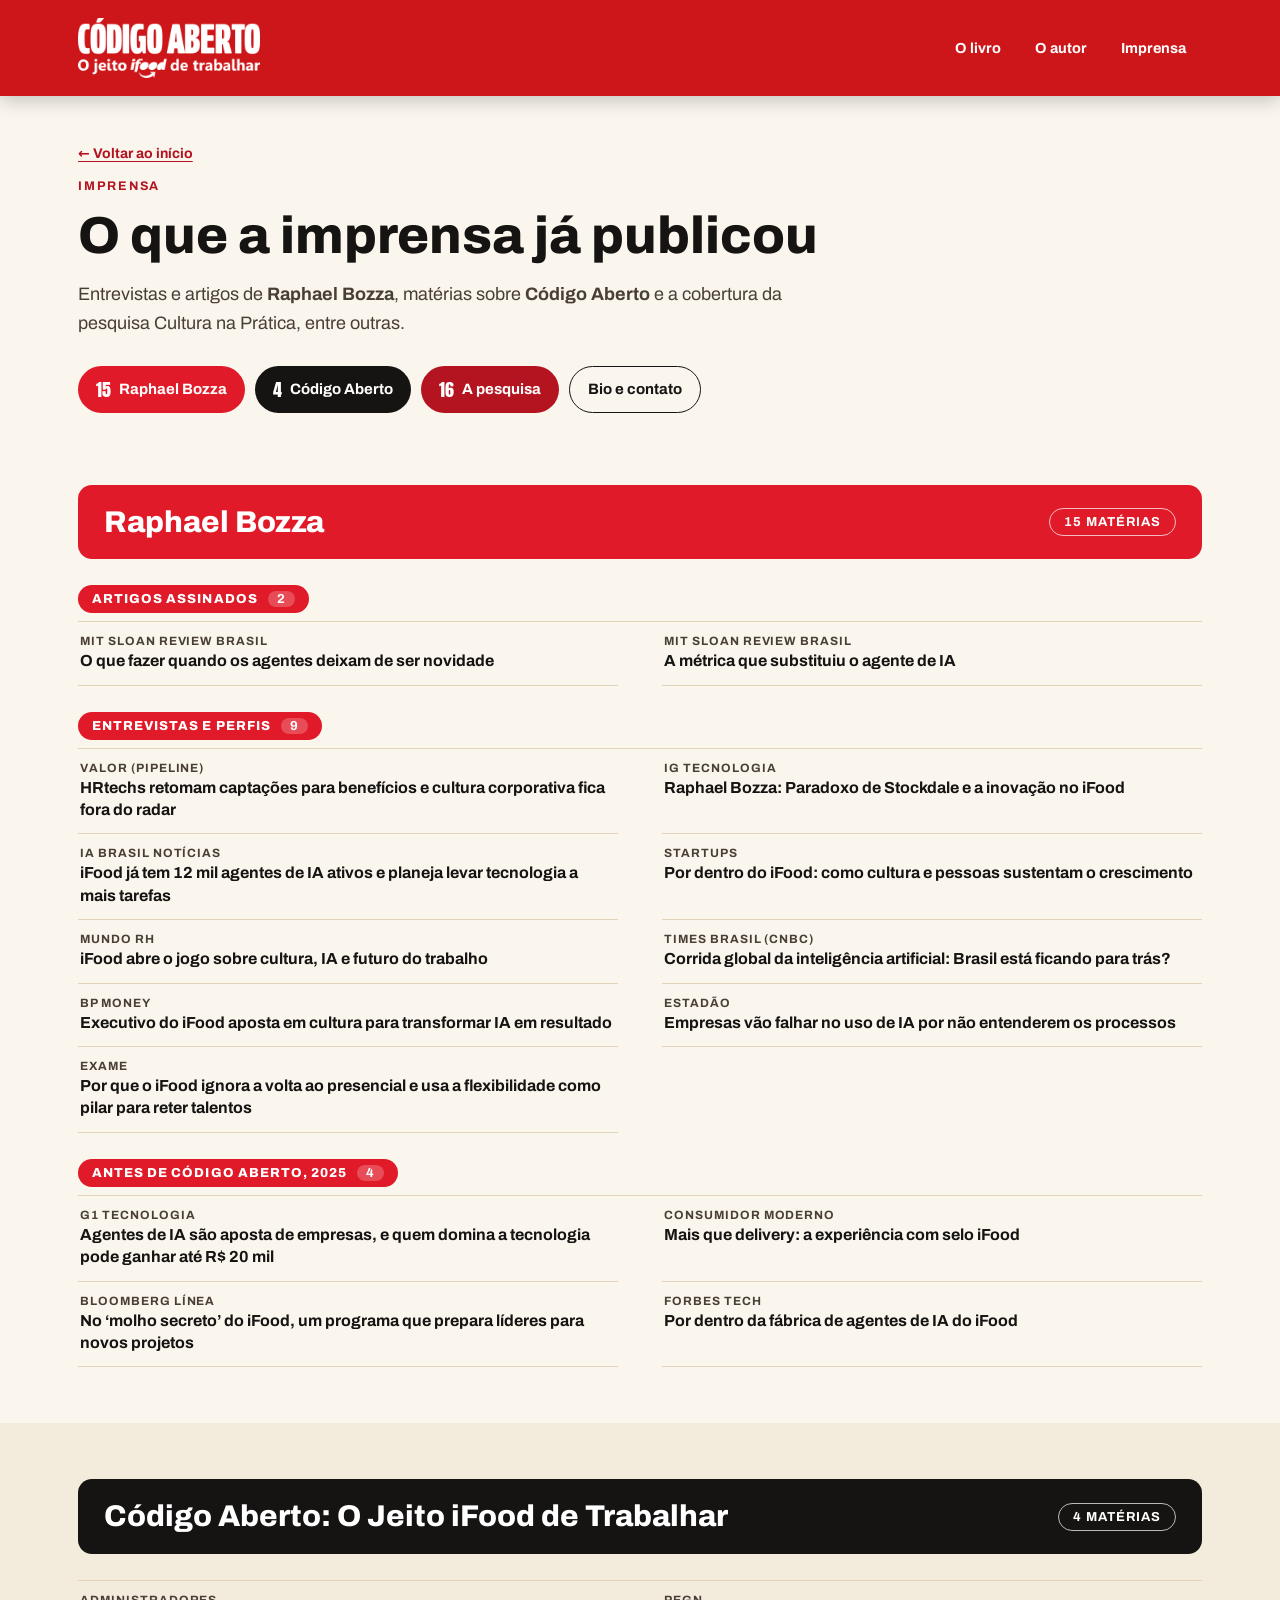
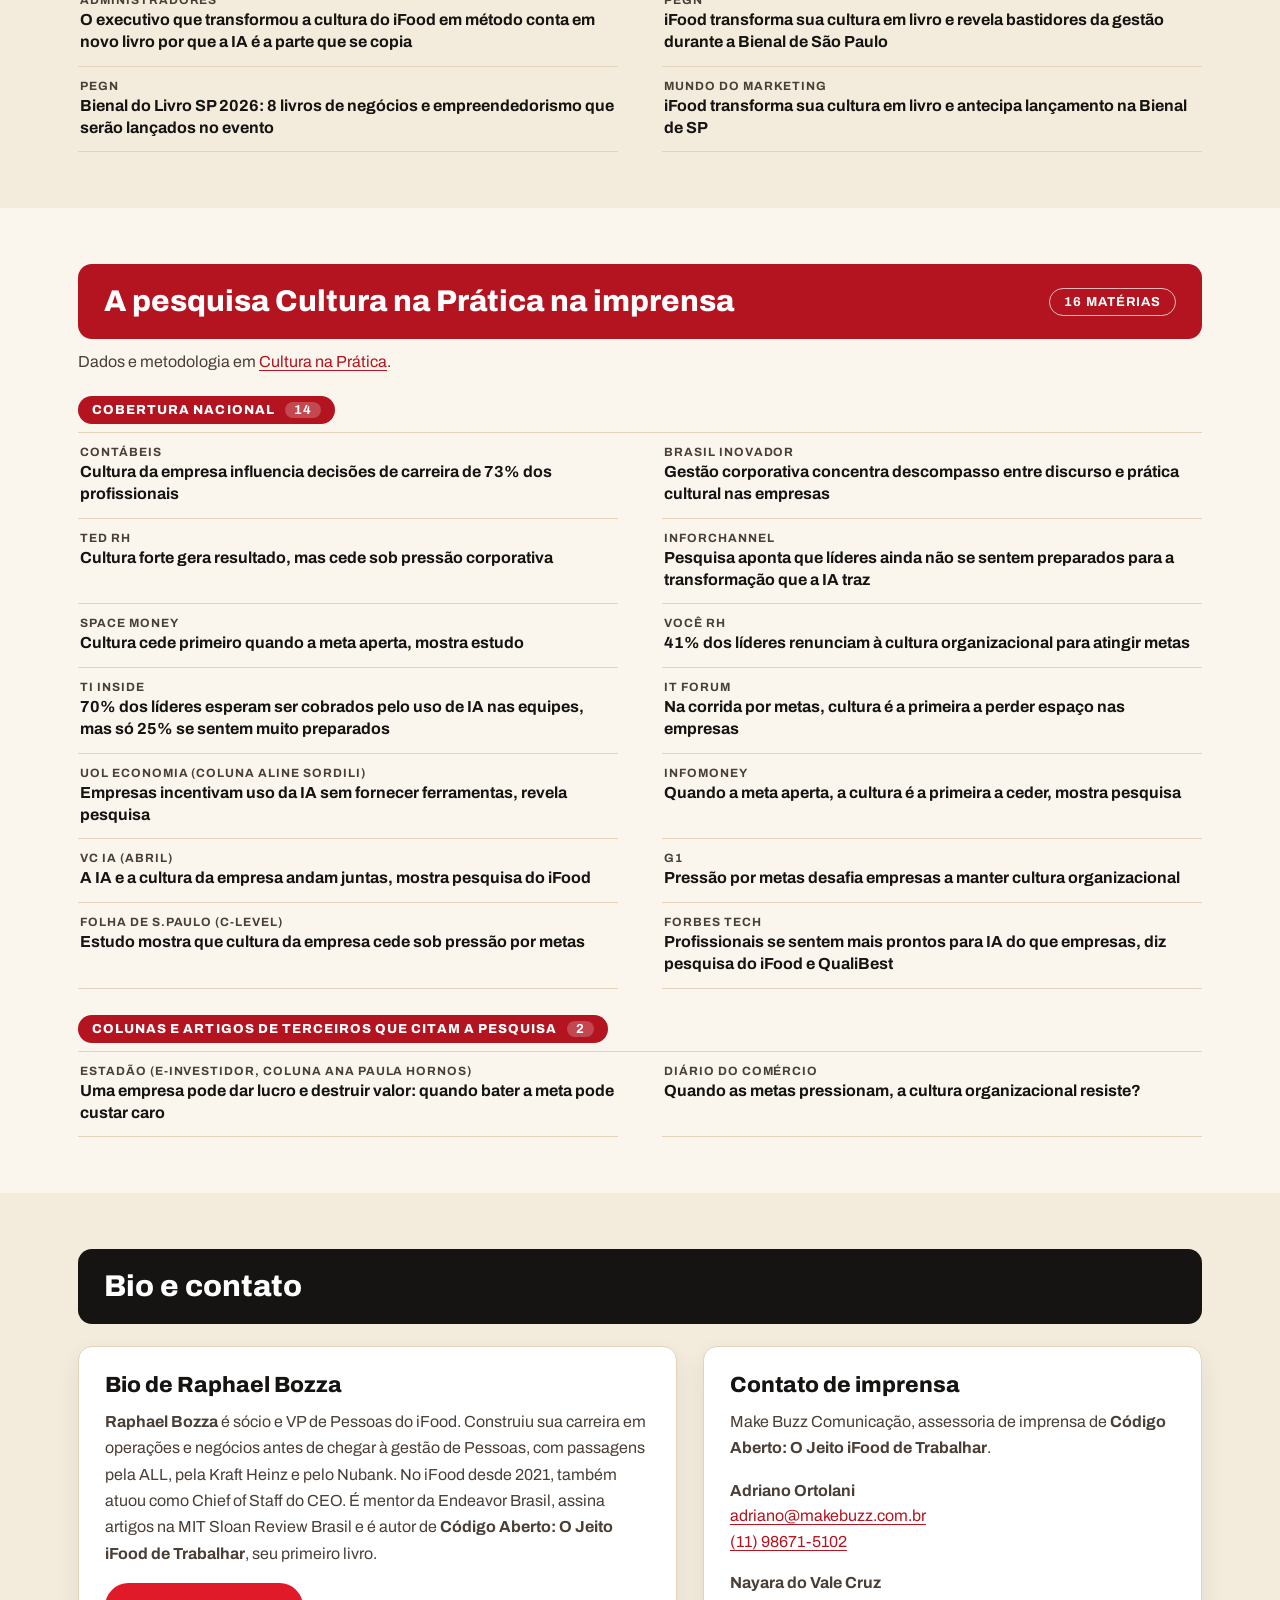
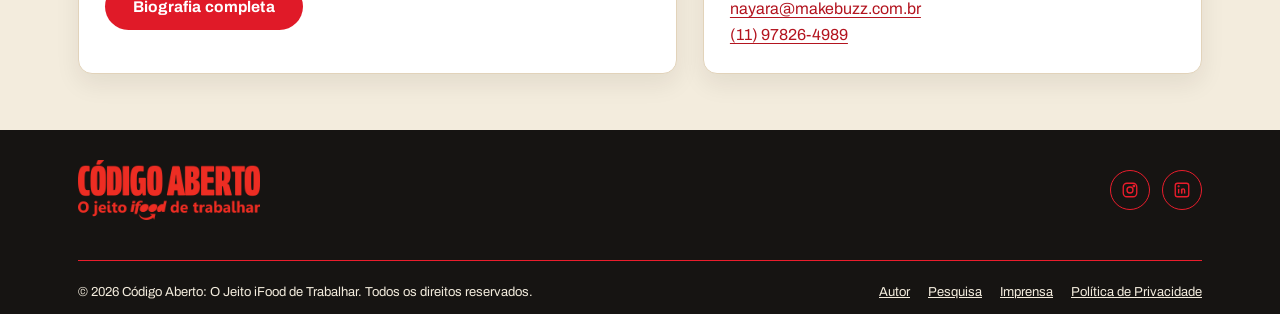
<file: imprensa/index.html>
<!doctype html>
<html lang="pt-BR">
<head>
<meta charset="UTF-8">
<meta name="viewport" content="width=device-width, initial-scale=1.0">
<link rel="preload" href="/assets/fonts/anton-400.woff2" as="font" type="font/woff2" crossorigin>
<link rel="preload" href="/assets/fonts/archivo-400.woff2" as="font" type="font/woff2" crossorigin>
<link rel="preload" href="/assets/fonts/archivo-800.woff2" as="font" type="font/woff2" crossorigin>
<title>Imprensa: matérias sobre Raphael Bozza e a pesquisa Cultura na Prática | Código Aberto</title>
<link rel="icon" type="image/png" href="/assets/favicon.png">
<link rel="apple-touch-icon" href="/assets/favicon.png">
<meta name="description" content="Entrevistas e artigos de Raphael Bozza, matérias sobre o livro Código Aberto e a cobertura da pesquisa Cultura na Prática, do iFood com o Instituto QualiBest.">
<link rel="canonical" href="https://livrocodigoaberto.com.br/imprensa/">
<meta property="og:type" content="website">
<meta property="og:title" content="Imprensa: matérias sobre Raphael Bozza e a pesquisa Cultura na Prática | Código Aberto">
<meta property="og:description" content="Entrevistas e artigos de Raphael Bozza, matérias sobre o livro Código Aberto e a cobertura da pesquisa Cultura na Prática, do iFood com o Instituto QualiBest.">
<meta property="og:url" content="https://livrocodigoaberto.com.br/imprensa/">
<meta property="og:image" content="https://livrocodigoaberto.com.br/assets/capa-codigo-aberto.jpg">
<link rel="stylesheet" href="/assets/site.css">
<style>
.sub-head{background:var(--cream);padding:48px 0 8px;}
.sub-head .section-head{margin-bottom:0;max-width:760px;}
.page-h1{font-family:'Archivo',sans-serif;font-weight:800;font-size:clamp(34px,5vw,52px);line-height:1.1;color:var(--ink);margin:0 0 16px;}
.sub-lead{font-size:18px;line-height:1.6;color:var(--ink-soft);margin:0;}
.sub-back{display:inline-block;margin:0 0 18px;font-weight:700;font-size:14px;color:var(--red-deep);text-decoration:underline;text-underline-offset:3px;}
.sub-back:hover{color:var(--ink);}
.press-group{margin-top:44px;}
.press-group:first-of-type{margin-top:0;}
.press-group h2{font-family:'Archivo',sans-serif;font-weight:800;font-size:26px;color:var(--ink);margin:0 0 6px;}
.press-group .press-note{font-size:15px;color:var(--ink-soft);margin:0 0 18px;}
.press-sub{font-size:12.5px;font-weight:700;letter-spacing:.14em;text-transform:uppercase;color:var(--red-deep);margin:26px 0 4px;}
.press-list{list-style:none;margin:0;padding:0;border-top:1px solid var(--paper-line);}
.press-list li{border-bottom:1px solid var(--paper-line);}
.press-list a{display:flex;gap:18px;align-items:baseline;padding:14px 4px;text-decoration:none;color:var(--ink);}
.press-list a:hover .press-title{text-decoration:underline;}
.press-outlet{flex:none;width:210px;font-size:13px;font-weight:700;letter-spacing:.06em;text-transform:uppercase;color:var(--red-deep);}
.press-title{font-weight:700;font-size:17px;line-height:1.4;}
.press-arrow{flex:none;margin-left:auto;font-weight:700;}
@media (max-width:700px){.press-list a{flex-direction:column;gap:2px}.press-outlet{width:auto}.press-arrow{display:none}}
.method{max-width:760px;}
.method p{margin:0 0 14px;font-size:17px;line-height:1.65;color:var(--ink-soft);}
.sub-actions{display:flex;flex-wrap:wrap;gap:14px;margin-top:26px;}
.press-contact{margin-top:48px;padding:24px 26px;background:var(--white);border:1px solid var(--paper-line);border-radius:var(--radius-m);max-width:760px;}
.press-contact h2{font-family:'Archivo',sans-serif;font-weight:800;font-size:20px;margin:0 0 8px;color:var(--ink);}
.contact-list{list-style:none;margin:12px 0 0;padding:0;font-size:16px;line-height:1.8;color:var(--ink-soft);}
.contact-list a{color:var(--red-deep);text-decoration:underline;text-underline-offset:3px;}
.press-contact p{margin:0;font-size:16px;line-height:1.6;color:var(--ink-soft);}

.press-jump{display:flex;flex-wrap:wrap;gap:10px;margin:28px 0 8px;}
.press-jump a{display:inline-flex;align-items:center;gap:8px;padding:10px 18px;border:1.5px solid var(--ink);border-radius:999px;font-weight:700;font-size:15px;color:var(--ink);text-decoration:none;}
.press-jump a b{font-family:'Anton',sans-serif;font-weight:400;font-size:18px;color:var(--red-deep);}
.press-jump a:hover{background:var(--ink);color:var(--white);}
.press-jump a:hover b{color:var(--white);}
.press-sec{padding:56px 0;}
.press-sec-head{margin-bottom:26px;max-width:760px;}
.press-h2{font-family:'Archivo',sans-serif;font-weight:800;font-size:clamp(28px,3.4vw,40px);line-height:1.15;color:var(--ink);margin:0;}
.press-note{margin:10px 0 0;font-size:16px;color:var(--ink-soft);}
.press-note a{color:var(--red-deep);text-decoration:underline;text-underline-offset:3px;}
.press-label{font-size:12.5px;font-weight:700;letter-spacing:.14em;text-transform:uppercase;color:var(--ink-soft);margin:30px 0 14px;display:flex;align-items:center;gap:14px;}
.press-label::after{content:"";flex:1;height:1px;background:var(--paper-line);}
.press-feature{list-style:none;margin:0;padding:18px 0 4px;display:grid;grid-template-columns:repeat(3,minmax(0,1fr));gap:24px;}
.press-feature .imprensa-card{flex:none;}
.press-feature .imprensa-title{font-size:20px;}
.press-block{margin-top:22px;}
.press-block h4{font-size:17px;font-weight:800;color:var(--ink);margin:0 0 6px;}
.press-block h4 span,.press-fold summary span{font-weight:500;color:var(--ink-soft);}
.press-list2{list-style:none;margin:0;padding:0;display:grid;grid-template-columns:1fr 1fr;column-gap:44px;border-top:1px solid var(--paper-line);}
.press-list2 li{border-bottom:1px solid var(--paper-line);}
.press-list2 a{display:block;padding:12px 2px;text-decoration:none;color:var(--ink);}
.press-list2 a:hover .press-title2{text-decoration:underline;}
.press-outlet2{display:block;font-size:12px;font-weight:700;letter-spacing:.08em;text-transform:uppercase;color:var(--ink-soft);margin-bottom:2px;}
.press-title2{display:block;font-weight:700;font-size:16px;line-height:1.4;}
.press-fold{margin-top:22px;border-top:1px solid var(--paper-line);}
.press-fold summary{cursor:pointer;padding:14px 2px;font-size:17px;font-weight:800;color:var(--ink);list-style:none;}
.press-fold summary::-webkit-details-marker{display:none;}
.press-fold summary::after{content:"+";float:right;font-weight:700;font-size:22px;line-height:1;color:var(--red-deep);}
.press-fold[open] summary::after{content:"\2212";}
.press-fold summary:focus-visible{outline:3px solid var(--focus);outline-offset:2px;}
.press-two{display:grid;grid-template-columns:1.2fr 1fr;gap:26px;align-items:stretch;}
.press-box{background:var(--white);border:1px solid var(--paper-line);border-radius:var(--radius-m);padding:26px;box-shadow:0 10px 24px rgba(33,20,14,.08);}
.press-box h3{font-family:'Archivo',sans-serif;font-weight:800;font-size:22px;margin:0 0 12px;color:var(--ink);}
.press-box p{margin:0 0 16px;font-size:16px;line-height:1.65;color:var(--ink-soft);}
.press-box .contact-list{list-style:none;margin:0;padding:0;display:grid;gap:16px;line-height:1.6;}
.press-box .contact-list a{color:var(--red-deep);text-decoration:underline;text-underline-offset:3px;}
@media (max-width:980px){.press-feature{grid-template-columns:repeat(2,minmax(0,1fr));}.press-two{grid-template-columns:1fr;}}
@media (max-width:700px){.press-feature{grid-template-columns:1fr;}.press-list2{grid-template-columns:1fr;}.press-sec{padding:44px 0;}}

/* v3: hierarquia por faixas coloridas, sem cards de destaque */
.press-jump a{border-width:0;color:var(--white);}
.press-jump a b{color:var(--white);}
.press-jump .jump-red{background:#e01a28;}
.press-jump .jump-ink{background:var(--ink);}
.press-jump .jump-deep{background:var(--red-deep);}
.press-jump a:not([class]){border:1.5px solid var(--ink);color:var(--ink);}
.press-jump a:hover{filter:brightness(.9);background:inherit;}
.press-jump a:not([class]):hover{background:var(--ink);color:var(--white);filter:none;}
.press-band{display:flex;align-items:center;justify-content:space-between;gap:16px;flex-wrap:wrap;border-radius:var(--radius-m);padding:20px 26px;margin-bottom:8px;color:var(--white);}
.band-red{background:#e01a28;}
.band-ink{background:var(--ink);}
.band-deep{background:var(--red-deep);}
.press-band .press-h2{color:var(--white);font-size:clamp(22px,2.6vw,30px);}
.press-count{flex:none;font-size:13px;font-weight:700;letter-spacing:.08em;text-transform:uppercase;border:1.5px solid rgba(255,255,255,.7);border-radius:999px;padding:6px 14px;}
.press-chip{display:inline-flex;align-items:center;gap:10px;margin:0 0 8px;padding:6px 14px;border-radius:999px;font-family:'Archivo',sans-serif;font-weight:800;font-size:13px;letter-spacing:.08em;text-transform:uppercase;color:var(--white);}
.press-chip span{background:rgba(255,255,255,.22);border-radius:999px;padding:1px 9px;font-weight:700;}
.chip-red{background:#e01a28;}
.chip-ink{background:var(--ink);}
.chip-deep{background:var(--red-deep);}
.press-block{margin-top:26px;}
.press-two{margin-top:22px;}
.press-note{margin:14px 0 0;}
</style>
</head>
<body>
<header>
  <div class="wrap nav">
    <a class="brand" href="/">
      <img src="/assets/img/img-260e5e65.webp" alt="Código Aberto: O Jeito iFood de Trabalhar">
    </a>
    <nav class="nav-links" aria-label="Navegação principal">
      <a href="/#livro">O livro</a>
      <a href="/autor/">O autor</a>
      <a href="/imprensa/">Imprensa</a>
    </nav>
  </div>
</header>

<main id="conteudo">

<section class="sub-head">
  <div class="wrap">
    <div class="section-head">
      <a class="sub-back" href="/">&larr; Voltar ao início</a>
      <div class="eyebrow section-eyebrow">Imprensa</div>
      <h1 class="page-h1">O que a imprensa já publicou</h1>
      <p class="sub-lead">Entrevistas e artigos de <b>Raphael Bozza</b>, matérias sobre <b>Código Aberto</b> e a cobertura da pesquisa Cultura na Prática, entre outras.</p>
    </div>
    <nav class="press-jump" aria-label="Seções desta página">
      <a href="#bozza" class="jump-red"><b>15</b> Raphael Bozza</a>
      <a href="#livro" class="jump-ink"><b>4</b> Código Aberto</a>
      <a href="#pesquisa" class="jump-deep"><b>16</b> A pesquisa</a>
      <a href="#contato">Bio e contato</a>
    </nav>
  </div>
</section>

<section class="section press-sec " id="bozza" aria-labelledby="bozzaTitle">
  <div class="wrap">
    <div class="press-band band-red">
      <h2 class="press-h2" id="bozzaTitle">Raphael Bozza</h2>
      <span class="press-count">15 matérias</span>
    </div>
    <div class="press-block"><h3 class="press-chip chip-red">Artigos assinados <span>2</span></h3><ul class="press-list2"><li><a href="https://mitsloanreview.com.br/o-que-fazer-quando-os-agentes-deixam-de-ser-novidade/" target="_blank" rel="noopener noreferrer"><span class="press-outlet2">MIT Sloan Review Brasil</span><span class="press-title2">O que fazer quando os agentes deixam de ser novidade<span class="sr-only"> (abre em nova aba)</span></span></a></li><li><a href="https://mitsloanreview.com.br/a-metrica-que-substituiu-o-agente-de-ia/" target="_blank" rel="noopener noreferrer"><span class="press-outlet2">MIT Sloan Review Brasil</span><span class="press-title2">A métrica que substituiu o agente de IA<span class="sr-only"> (abre em nova aba)</span></span></a></li></ul></div><div class="press-block"><h3 class="press-chip chip-red">Entrevistas e perfis <span>9</span></h3><ul class="press-list2"><li><a href="https://pipelinevalor.globo.com/mercado/noticia/hrtechs-retomam-captacoes-para-beneficios-e-cultura-corporativa-fica-fora-do-radar.ghtml" target="_blank" rel="noopener noreferrer"><span class="press-outlet2">Valor (Pipeline)</span><span class="press-title2">HRtechs retomam captações para benefícios e cultura corporativa fica fora do radar<span class="sr-only"> (abre em nova aba)</span></span></a></li><li><a href="https://tecnologia.ig.com.br/colunas/pedro-cortella/2026-10-30/raphael-bozza--paradoxo-de-stockdale-e-a-inovacao-no-ifood.html" target="_blank" rel="noopener noreferrer"><span class="press-outlet2">iG Tecnologia</span><span class="press-title2">Raphael Bozza: Paradoxo de Stockdale e a inovação no iFood<span class="sr-only"> (abre em nova aba)</span></span></a></li><li><a href="https://iabrasilnoticias.com.br/ifood-ja-tem-12-mil-agentes-de-ia-ativos-e-planeja-ampliar-uso-em-sua-operacao/" target="_blank" rel="noopener noreferrer"><span class="press-outlet2">IA Brasil Notícias</span><span class="press-title2">iFood já tem 12 mil agentes de IA ativos e planeja levar tecnologia a mais tarefas<span class="sr-only"> (abre em nova aba)</span></span></a></li><li><a href="https://startups.com.br/negocios/por-dentro-do-ifood-como-cultura-e-pessoas-sustentam-o-crescimento/" target="_blank" rel="noopener noreferrer"><span class="press-outlet2">Startups</span><span class="press-title2">Por dentro do iFood: como cultura e pessoas sustentam o crescimento<span class="sr-only"> (abre em nova aba)</span></span></a></li><li><a href="https://mundorh.com.br/ifood-abre-o-jogo-sobre-cultura-ia-e-futuro-do-trabalho/" target="_blank" rel="noopener noreferrer"><span class="press-outlet2">Mundo RH</span><span class="press-title2">iFood abre o jogo sobre cultura, IA e futuro do trabalho<span class="sr-only"> (abre em nova aba)</span></span></a></li><li><a href="https://timesbrasil.com.br/empresas-e-negocios/tecnologia-e-inovacao/veja-as-medidas-que-mantem-o-brasil-no-mercado-de-inteligencia-artificial/" target="_blank" rel="noopener noreferrer"><span class="press-outlet2">Times Brasil (CNBC)</span><span class="press-title2">Corrida global da inteligência artificial: Brasil está ficando para trás?<span class="sr-only"> (abre em nova aba)</span></span></a></li><li><a href="https://bpmoney.com.br/negocios/empresas/executivo-do-ifood-aposta-em-cultura-para-transformar-ia-em-resultado/" target="_blank" rel="noopener noreferrer"><span class="press-outlet2">BP Money</span><span class="press-title2">Executivo do iFood aposta em cultura para transformar IA em resultado<span class="sr-only"> (abre em nova aba)</span></span></a></li><li><a href="https://www.estadao.com.br/economia/negocios/empresas-vao-falhar-no-uso-de-ia-por-nao-entenderem-os-processos-diz-diretor-de-rh-do-ifood/" target="_blank" rel="noopener noreferrer"><span class="press-outlet2">Estadão</span><span class="press-title2">Empresas vão falhar no uso de IA por não entenderem os processos<span class="sr-only"> (abre em nova aba)</span></span></a></li><li><a href="https://exame.com/carreira/por-que-o-ifood-ignora-a-volta-ao-presencial-e-usa-a-flexibilidade-como-pilar-para-reter-talentos/" target="_blank" rel="noopener noreferrer"><span class="press-outlet2">Exame</span><span class="press-title2">Por que o iFood ignora a volta ao presencial e usa a flexibilidade como pilar para reter talentos<span class="sr-only"> (abre em nova aba)</span></span></a></li></ul></div><div class="press-block"><h3 class="press-chip chip-red">Antes de Código Aberto, 2025 <span>4</span></h3><ul class="press-list2"><li><a href="https://g1.globo.com/tecnologia/noticia/2025/11/08/agentes-de-ia-sao-aposta-de-empresas-e-quem-domina-a-tecnologia-pode-ganhar-ate-r-20-mil-veja-como-entrar.ghtml" target="_blank" rel="noopener noreferrer"><span class="press-outlet2">g1 Tecnologia</span><span class="press-title2">Agentes de IA são aposta de empresas, e quem domina a tecnologia pode ganhar até R$ 20 mil<span class="sr-only"> (abre em nova aba)</span></span></a></li><li><a href="https://consumidormoderno.com.br/delivery-experiencia-ifood/" target="_blank" rel="noopener noreferrer"><span class="press-outlet2">Consumidor Moderno</span><span class="press-title2">Mais que delivery: a experiência com selo iFood<span class="sr-only"> (abre em nova aba)</span></span></a></li><li><a href="https://www.bloomberglinea.com.br/negocios/no-molho-secreto-do-ifood-um-programa-que-prepara-liderancas-para-novos-projetos/" target="_blank" rel="noopener noreferrer"><span class="press-outlet2">Bloomberg Línea</span><span class="press-title2">No ‘molho secreto’ do iFood, um programa que prepara líderes para novos projetos<span class="sr-only"> (abre em nova aba)</span></span></a></li><li><a href="https://forbes.com.br/forbes-tech/2025/09/por-dentro-da-fabrica-de-agentes-de-ia-do-ifood/" target="_blank" rel="noopener noreferrer"><span class="press-outlet2">Forbes Tech</span><span class="press-title2">Por dentro da fábrica de agentes de IA do iFood<span class="sr-only"> (abre em nova aba)</span></span></a></li></ul></div>
  </div>
</section>

<section class="section press-sec bg-cream2" id="livro" aria-labelledby="livroTitle">
  <div class="wrap">
    <div class="press-band band-ink">
      <h2 class="press-h2" id="livroTitle">Código Aberto: O Jeito iFood de Trabalhar</h2>
      <span class="press-count">4 matérias</span>
    </div>
    <div class="press-block"><ul class="press-list2"><li><a href="https://www.administradores.com.br/noticias/o-executivo-que-transformou-a-cultura-do-ifood-em-metodo-conta-em-novo-livro-por-que-a-ia-e-a-parte-que-se-copia" target="_blank" rel="noopener noreferrer"><span class="press-outlet2">Administradores</span><span class="press-title2">O executivo que transformou a cultura do iFood em método conta em novo livro por que a IA é a parte que se copia<span class="sr-only"> (abre em nova aba)</span></span></a></li><li><a href="https://revistapegn.globo.com/google/amp/empreendedorismo/noticia/2026/09/bienal-do-livro-sp-2026-8-livros-de-negocios-e-empreendedorismo-que-serao-lancados-no-evento.ghtml" target="_blank" rel="noopener noreferrer"><span class="press-outlet2">PEGN</span><span class="press-title2">iFood transforma sua cultura em livro e revela bastidores da gestão durante a Bienal de São Paulo<span class="sr-only"> (abre em nova aba)</span></span></a></li><li><a href="https://revistapegn.globo.com/empreendedorismo/noticia/2026/09/bienal-do-livro-sp-2026-8-livros-de-negocios-e-empreendedorismo-que-serao-lancados-no-evento.ghtml" target="_blank" rel="noopener noreferrer"><span class="press-outlet2">PEGN</span><span class="press-title2">Bienal do Livro SP 2026: 8 livros de negócios e empreendedorismo que serão lançados no evento<span class="sr-only"> (abre em nova aba)</span></span></a></li><li><a href="https://mundodomarketing.com.br/ifood-transforma-sua-cultura-em-livro-e-antecipa-lancamento-na-bienal-de-sp" target="_blank" rel="noopener noreferrer"><span class="press-outlet2">Mundo do Marketing</span><span class="press-title2">iFood transforma sua cultura em livro e antecipa lançamento na Bienal de SP<span class="sr-only"> (abre em nova aba)</span></span></a></li></ul></div>
  </div>
</section>

<section class="section press-sec " id="pesquisa" aria-labelledby="pesquisaTitle">
  <div class="wrap">
    <div class="press-band band-deep">
      <h2 class="press-h2" id="pesquisaTitle">A pesquisa Cultura na Prática na imprensa</h2>
      <span class="press-count">16 matérias</span>
    </div><p class="press-note">Dados e metodologia em <a href="/pesquisa/">Cultura na Prática</a>.</p>
    <div class="press-block"><h3 class="press-chip chip-deep">Cobertura nacional <span>14</span></h3><ul class="press-list2"><li><a href="https://www.contabeis.com.br/noticias/80073/cultura-da-empresa-influencia-decisoes-de-carreira-de-73-dos-profissionais/" target="_blank" rel="noopener noreferrer"><span class="press-outlet2">Contábeis</span><span class="press-title2">Cultura da empresa influencia decisões de carreira de 73% dos profissionais<span class="sr-only"> (abre em nova aba)</span></span></a></li><li><a href="https://brasilinovador.com.br/gestao-corporativa-concentra-descompasso-entre-discurso-e-pratica-cultural-nas-empresas-aponta-levantamento-do-ifood/" target="_blank" rel="noopener noreferrer"><span class="press-outlet2">Brasil Inovador</span><span class="press-title2">Gestão corporativa concentra descompasso entre discurso e prática cultural nas empresas<span class="sr-only"> (abre em nova aba)</span></span></a></li><li><a href="https://tedrh.com.br/noticia/cultura-forte-gera-resultado-mas-cede-sob-pressao-corporativa" target="_blank" rel="noopener noreferrer"><span class="press-outlet2">Ted RH</span><span class="press-title2">Cultura forte gera resultado, mas cede sob pressão corporativa<span class="sr-only"> (abre em nova aba)</span></span></a></li><li><a href="https://inforchannel.com.br/2026/10/08/70-dos-lideres-esperam-ser-cobrados-pelo-uso-de-ia-nas-equipes-mas-so-25-se-sentem-muito-preparados/" target="_blank" rel="noopener noreferrer"><span class="press-outlet2">Inforchannel</span><span class="press-title2">Pesquisa aponta que líderes ainda não se sentem preparados para a transformação que a IA traz<span class="sr-only"> (abre em nova aba)</span></span></a></li><li><a href="https://www.spacemoney.com.br/carreiras/cultura-organizacional-sob-pressao-por-metas/" target="_blank" rel="noopener noreferrer"><span class="press-outlet2">Space Money</span><span class="press-title2">Cultura cede primeiro quando a meta aperta, mostra estudo<span class="sr-only"> (abre em nova aba)</span></span></a></li><li><a href="https://vocerh.abril.com.br/politicasepraticas/41-dos-lideres-renunciam-a-cultura-organizacional-para-atingir-metas/" target="_blank" rel="noopener noreferrer"><span class="press-outlet2">Você RH</span><span class="press-title2">41% dos líderes renunciam à cultura organizacional para atingir metas<span class="sr-only"> (abre em nova aba)</span></span></a></li><li><a href="https://tiinside.com.br/06/10/2026/70-dos-lideres-esperam-ser-cobrados-pelo-uso-de-ia-nas-equipes-mas-so-25-se-sentem-muito-preparados/" target="_blank" rel="noopener noreferrer"><span class="press-outlet2">TI Inside</span><span class="press-title2">70% dos líderes esperam ser cobrados pelo uso de IA nas equipes, mas só 25% se sentem muito preparados<span class="sr-only"> (abre em nova aba)</span></span></a></li><li><a href="https://itforum.com.br/noticias/cultura-metas-pesquisa-ifood/" target="_blank" rel="noopener noreferrer"><span class="press-outlet2">IT Forum</span><span class="press-title2">Na corrida por metas, cultura é a primeira a perder espaço nas empresas<span class="sr-only"> (abre em nova aba)</span></span></a></li><li><a href="https://economia.uol.com.br/colunas/aline-sordili/2026/10/01/empresas-incentivam-uso-da-ia-sem-fornecer-ferramentas-revela-pesquisa.htm" target="_blank" rel="noopener noreferrer"><span class="press-outlet2">UOL Economia (coluna Aline Sordili)</span><span class="press-title2">Empresas incentivam uso da IA sem fornecer ferramentas, revela pesquisa<span class="sr-only"> (abre em nova aba)</span></span></a></li><li><a href="https://www.infomoney.com.br/carreira/quando-a-meta-aperta-a-cultura-e-a-primeira-a-ceder-diz-pesquisa/" target="_blank" rel="noopener noreferrer"><span class="press-outlet2">InfoMoney</span><span class="press-title2">Quando a meta aperta, a cultura é a primeira a ceder, mostra pesquisa<span class="sr-only"> (abre em nova aba)</span></span></a></li><li><a href="https://vcia.abril.com.br/trabalho/a-ia-e-a-cultura-da-empresa-andam-juntas-mostra-pesquisa-do-ifood/" target="_blank" rel="noopener noreferrer"><span class="press-outlet2">VC IA (Abril)</span><span class="press-title2">A IA e a cultura da empresa andam juntas, mostra pesquisa do iFood<span class="sr-only"> (abre em nova aba)</span></span></a></li><li><a href="https://g1.globo.com/trabalho-e-carreira/noticia/2026/09/29/cultura-organizacional-empresas-pesquisa-ifood-qualibest.ghtml" target="_blank" rel="noopener noreferrer"><span class="press-outlet2">g1</span><span class="press-title2">Pressão por metas desafia empresas a manter cultura organizacional<span class="sr-only"> (abre em nova aba)</span></span></a></li><li><a href="https://c-level.folha.uol.com.br/negocios/2026/09/estudo-mostra-que-cultura-da-empresa-cede-sob-pressao-por-metas.shtml" target="_blank" rel="noopener noreferrer"><span class="press-outlet2">Folha de S.Paulo (C-Level)</span><span class="press-title2">Estudo mostra que cultura da empresa cede sob pressão por metas<span class="sr-only"> (abre em nova aba)</span></span></a></li><li><a href="https://forbes.com.br/forbes-tech/2026/09/lideres-uso-ia-empresas-pesquisa-ifood/" target="_blank" rel="noopener noreferrer"><span class="press-outlet2">Forbes Tech</span><span class="press-title2">Profissionais se sentem mais prontos para IA do que empresas, diz pesquisa do iFood e QualiBest<span class="sr-only"> (abre em nova aba)</span></span></a></li></ul></div><div class="press-block"><h3 class="press-chip chip-deep">Colunas e artigos de terceiros que citam a pesquisa <span>2</span></h3><ul class="press-list2"><li><a href="https://www.estadao.com.br/einvestidor/ana-paula-hornos/uma-empresa-pode-dar-lucro-e-destruir-valor-quando-bater-a-meta-pode-custar-caro/" target="_blank" rel="noopener noreferrer"><span class="press-outlet2">Estadão (E-Investidor, coluna Ana Paula Hornos)</span><span class="press-title2">Uma empresa pode dar lucro e destruir valor: quando bater a meta pode custar caro<span class="sr-only"> (abre em nova aba)</span></span></a></li><li><a href="https://diariodocomercio.com.br/opiniao/coluna/imagem-comportamento-sa/cultura-metas-lideranca-resultados/" target="_blank" rel="noopener noreferrer"><span class="press-outlet2">Diário do Comércio</span><span class="press-title2">Quando as metas pressionam, a cultura organizacional resiste?<span class="sr-only"> (abre em nova aba)</span></span></a></li></ul></div>
  </div>
</section>

<section class="section bg-cream2 press-sec" id="contato" aria-labelledby="contatoTitle">
  <div class="wrap">
    <div class="press-band band-ink">
      <h2 class="press-h2" id="contatoTitle">Bio e contato</h2>
    </div>
    <div class="press-two">
      <div class="press-box">
        <h3>Bio de Raphael Bozza</h3>
        <p><b>Raphael Bozza</b> é sócio e VP de Pessoas do iFood. Construiu sua carreira em operações e negócios antes de chegar à gestão de Pessoas, com passagens pela ALL, pela Kraft Heinz e pelo Nubank. No iFood desde 2021, também atuou como Chief of Staff do CEO. É mentor da Endeavor Brasil, assina artigos na MIT Sloan Review Brasil e é autor de <b>Código Aberto: O Jeito iFood de Trabalhar</b>, seu primeiro livro.</p>
        <a class="btn btn-on-light" href="/autor/">Biografia completa</a>
      </div>
      <div class="press-box">
        <h3>Contato de imprensa</h3>
        <p>Make Buzz Comunicação, assessoria de imprensa de <b>Código Aberto: O Jeito iFood de Trabalhar</b>.</p>
        <ul class="contact-list">
          <li><b>Adriano Ortolani</b><br><a href="mailto:adriano@makebuzz.com.br">adriano@makebuzz.com.br</a><br><a href="tel:+5511986715102">(11) 98671-5102</a></li>
          <li><b>Nayara do Vale Cruz</b><br><a href="mailto:nayara@makebuzz.com.br">nayara@makebuzz.com.br</a><br><a href="tel:+5511978264989">(11) 97826-4989</a></li>
        </ul>
      </div>
    </div>
  </div>
</section>

</main>

<footer>
  <div class="wrap">
    <div class="footer-grid">
      <div class="footer-brand">
        <img src="/assets/img/img-43ea7a6d.webp" alt="Código Aberto: O Jeito iFood de Trabalhar">
      </div>
      <div class="footer-social">
        <a href="https://www.instagram.com/raphaelbozza/" target="_blank" rel="noopener" aria-label="Instagram"><svg viewBox="0 0 24 24" fill="none" stroke="currentColor" stroke-width="1.8"><rect x="3" y="3" width="18" height="18" rx="5"/><circle cx="12" cy="12" r="4"/><circle cx="17.2" cy="6.8" r="1"/></svg></a>
        <a href="https://www.linkedin.com/in/raphaelbozza/" target="_blank" rel="noopener" aria-label="LinkedIn"><svg viewBox="0 0 24 24" fill="none" stroke="currentColor" stroke-width="1.8"><rect x="3" y="3" width="18" height="18" rx="3"/><line x1="7.5" y1="10.5" x2="7.5" y2="16.5"/><circle cx="7.5" cy="7" r="0.6" fill="currentColor"/><path d="M11.5 16.5v-4a2 2 0 0 1 4 0v4"/><line x1="11.5" y1="10.5" x2="11.5" y2="16.5"/></svg></a>
      </div>
    </div>
    <div class="footer-bottom">
      <span>&copy; 2026 Código Aberto: O Jeito iFood de Trabalhar. Todos os direitos reservados.</span>
      <span class="footer-links">
        <a href="/autor/" class="footer-link">Autor</a>
        <a href="/pesquisa/" class="footer-link">Pesquisa</a>
        <a href="/imprensa/" class="footer-link">Imprensa</a>
        <a href="#privacidade" class="footer-link">Política de Privacidade</a>
      </span>
    </div>
  </div>
</footer>

<div class="modal-overlay legal-modal" id="privacyModal" aria-hidden="true" inert>
  <div class="modal-card" role="dialog" aria-modal="true" aria-labelledby="privacyTitle">
    <button class="modal-close" type="button" data-close-legal aria-label="Fechar">&times;</button>
    <h2 id="privacyTitle" class="modal-title">Política de Privacidade</h2>
    <div class="legal-body">
      <h3>1. Controlador dos dados</h3>
      <p>Esta página institucional é operada por IFOOD.COM AGÊNCIA DE RESTAURANTES ONLINE S.A., inscrita no CNPJ 14.380.200/0001-21, com sede na Av. dos Autonomistas, 1496, Vila Yara, Osasco/SP, doravante "Controlador". Dúvidas sobre esta política e solicitações ao Encarregado de Proteção de Dados (DPO) podem ser feitas pelo Portal de Privacidade do iFood, em privacidade.ifood.com.br &rarr; Fale com o Encarregado.</p>
      <h3>2. Dados que coletamos</h3>
      <p>Ao se cadastrar no formulário desta página, coletamos nome e e-mail.</p>
      <h3>3. Finalidade</h3>
      <p>Usamos esses dados para enviar novidades e conteúdos sobre o livro <b>Código Aberto: O Jeito iFood de Trabalhar</b>, incluindo informações sobre a abertura da pré-venda e o lançamento.</p>
      <h3>4. Compartilhamento de dados</h3>
      <p>Seus dados são compartilhados com fornecedores de tecnologia que dão suporte ao envio das comunicações desta página, sempre sob obrigação contratual de confidencialidade e segurança.</p>
      <h3>5. Armazenamento e retenção</h3>
      <p>Os dados são armazenados pelo tempo necessário para cumprir as finalidades descritas nesta política, ou até que você solicite sua exclusão, ou se descadastre, o que ocorrer primeiro, observados prazos legais de guarda quando aplicáveis.</p>
      <h3>6. Seus direitos como titular de dados (art. 18 da LGPD)</h3>
      <p>Você pode, a qualquer momento, solicitar: confirmação da existência de tratamento; acesso aos dados; correção de dados incompletos ou desatualizados; anonimização, bloqueio ou eliminação de dados desnecessários; portabilidade dos dados; informação sobre com quem seus dados foram compartilhados; e a revogação do seu consentimento, o que inclui o descadastramento do recebimento de e-mails a qualquer momento. Para exercer esses direitos, entre em contato pelo e-mail informado no item 1.</p>
    </div>
  </div>
</div>


<script>
(function(){
  var m = document.getElementById('privacyModal');
  if(!m) return;
  function open(){ m.classList.add('is-open'); m.removeAttribute('inert'); m.setAttribute('aria-hidden','false'); document.body.style.overflow = 'hidden'; }
  function close(){ m.classList.remove('is-open'); m.setAttribute('inert',''); m.setAttribute('aria-hidden','true'); document.body.style.overflow = ''; }
  document.querySelectorAll('a[href="#privacidade"]').forEach(function(el){ el.addEventListener('click', function(e){ e.preventDefault(); open(); }); });
  m.querySelectorAll('[data-close-legal]').forEach(function(b){ b.addEventListener('click', close); });
  m.addEventListener('click', function(e){ if(e.target === m){ close(); } });
  document.addEventListener('keydown', function(e){ if(e.key === 'Escape'){ close(); } });
})();
</script>
</body>
</html>
</file>
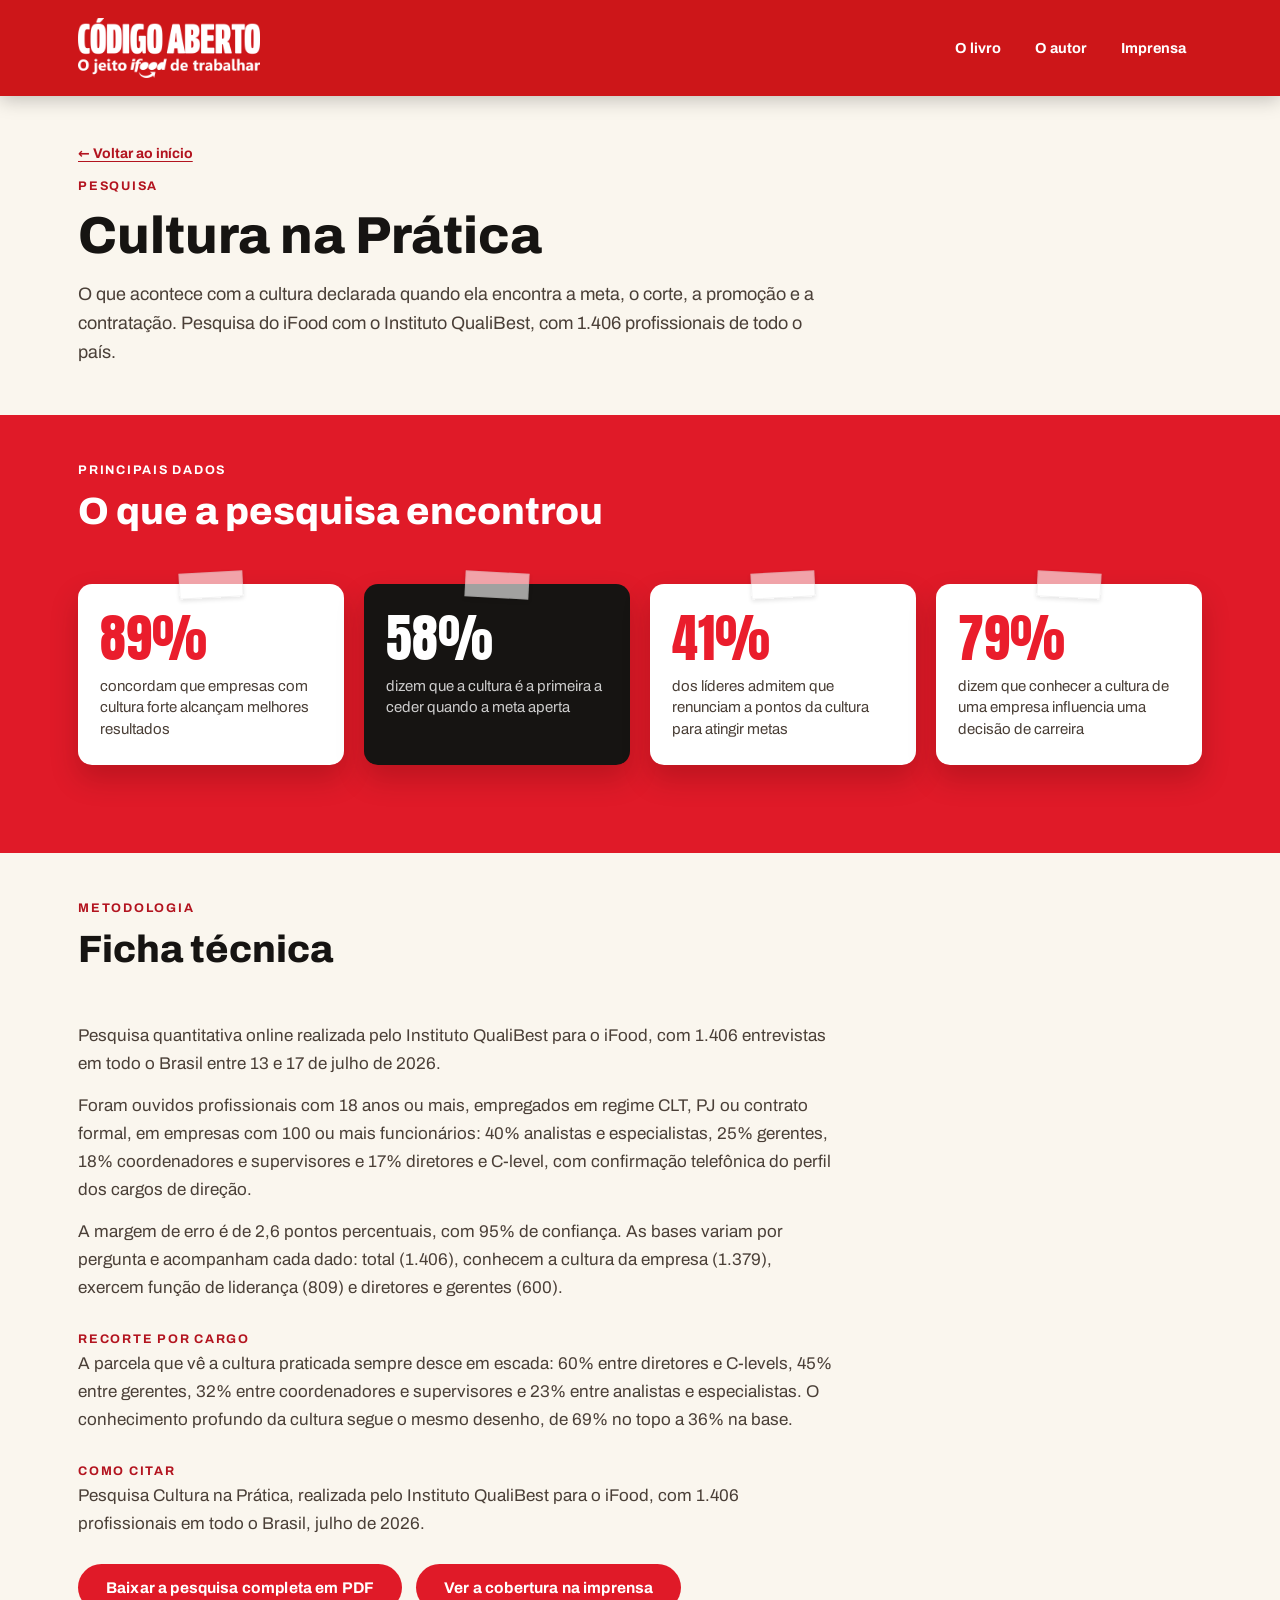
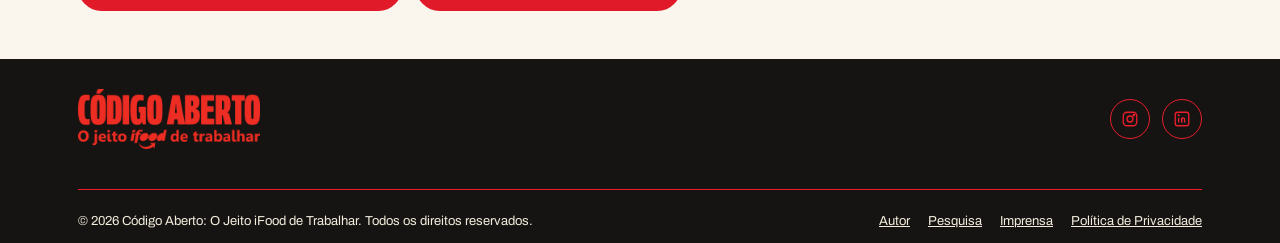
<file: pesquisa/index.html>
<!doctype html>
<html lang="pt-BR">
<head>
<meta charset="UTF-8">
<meta name="viewport" content="width=device-width, initial-scale=1.0">
<link rel="preload" href="/assets/fonts/anton-400.woff2" as="font" type="font/woff2" crossorigin>
<link rel="preload" href="/assets/fonts/archivo-400.woff2" as="font" type="font/woff2" crossorigin>
<link rel="preload" href="/assets/fonts/archivo-800.woff2" as="font" type="font/woff2" crossorigin>
<title>Pesquisa Cultura na Prática: iFood e QualiBest | Código Aberto</title>
<link rel="icon" type="image/png" href="/assets/favicon.png">
<link rel="apple-touch-icon" href="/assets/favicon.png">
<meta name="description" content="Dados e metodologia da pesquisa Cultura na Prática, realizada pelo iFood com o Instituto QualiBest com 1.406 profissionais de todo o Brasil.">
<link rel="canonical" href="https://livrocodigoaberto.com.br/pesquisa/">
<meta property="og:type" content="website">
<meta property="og:title" content="Pesquisa Cultura na Prática: iFood e QualiBest | Código Aberto">
<meta property="og:description" content="Dados e metodologia da pesquisa Cultura na Prática, realizada pelo iFood com o Instituto QualiBest com 1.406 profissionais de todo o Brasil.">
<meta property="og:url" content="https://livrocodigoaberto.com.br/pesquisa/">
<meta property="og:image" content="https://livrocodigoaberto.com.br/assets/capa-codigo-aberto.jpg">
<link rel="stylesheet" href="/assets/site.css">
<style>
.sub-head{background:var(--cream);padding:48px 0 8px;}
.sub-head .section-head{margin-bottom:0;max-width:760px;}
.page-h1{font-family:'Archivo',sans-serif;font-weight:800;font-size:clamp(34px,5vw,52px);line-height:1.1;color:var(--ink);margin:0 0 16px;}
.sub-lead{font-size:18px;line-height:1.6;color:var(--ink-soft);margin:0;}
.sub-back{display:inline-block;margin:0 0 18px;font-weight:700;font-size:14px;color:var(--red-deep);text-decoration:underline;text-underline-offset:3px;}
.sub-back:hover{color:var(--ink);}
.press-group{margin-top:44px;}
.press-group:first-of-type{margin-top:0;}
.press-group h2{font-family:'Archivo',sans-serif;font-weight:800;font-size:26px;color:var(--ink);margin:0 0 6px;}
.press-group .press-note{font-size:15px;color:var(--ink-soft);margin:0 0 18px;}
.press-sub{font-size:12.5px;font-weight:700;letter-spacing:.14em;text-transform:uppercase;color:var(--red-deep);margin:26px 0 4px;}
.press-list{list-style:none;margin:0;padding:0;border-top:1px solid var(--paper-line);}
.press-list li{border-bottom:1px solid var(--paper-line);}
.press-list a{display:flex;gap:18px;align-items:baseline;padding:14px 4px;text-decoration:none;color:var(--ink);}
.press-list a:hover .press-title{text-decoration:underline;}
.press-outlet{flex:none;width:210px;font-size:13px;font-weight:700;letter-spacing:.06em;text-transform:uppercase;color:var(--red-deep);}
.press-title{font-weight:700;font-size:17px;line-height:1.4;}
.press-arrow{flex:none;margin-left:auto;font-weight:700;}
@media (max-width:700px){.press-list a{flex-direction:column;gap:2px}.press-outlet{width:auto}.press-arrow{display:none}}
.method{max-width:760px;}
.method p{margin:0 0 14px;font-size:17px;line-height:1.65;color:var(--ink-soft);}
.sub-actions{display:flex;flex-wrap:wrap;gap:14px;margin-top:26px;}
.press-contact{margin-top:48px;padding:24px 26px;background:var(--white);border:1px solid var(--paper-line);border-radius:var(--radius-m);max-width:760px;}
.press-contact h2{font-family:'Archivo',sans-serif;font-weight:800;font-size:20px;margin:0 0 8px;color:var(--ink);}
.press-contact p{margin:0;font-size:16px;line-height:1.6;color:var(--ink-soft);}
</style>
</head>
<body>
<header>
  <div class="wrap nav">
    <a class="brand" href="/">
      <img src="/assets/img/img-260e5e65.webp" alt="Código Aberto: O Jeito iFood de Trabalhar">
    </a>
    <nav class="nav-links" aria-label="Navegação principal">
      <a href="/#livro">O livro</a>
      <a href="/autor/">O autor</a>
      <a href="/imprensa/">Imprensa</a>
    </nav>
  </div>
</header>

<main id="conteudo">
<section class="sub-head">
  <div class="wrap">
    <div class="section-head">
      <a class="sub-back" href="/">&larr; Voltar ao início</a>
      <div class="eyebrow section-eyebrow">Pesquisa</div>
      <h1 class="page-h1">Cultura na Prática</h1>
      <p class="sub-lead">O que acontece com a cultura declarada quando ela encontra a meta, o corte, a promoção e a contratação. Pesquisa do iFood com o Instituto QualiBest, com 1.406 profissionais de todo o país.</p>
    </div>
  </div>
</section>
<section class="section section-red pesquisa-section" style="margin-top:40px;" aria-labelledby="dadosTitle">
  <div class="wrap">
    <div class="section-head">
      <div class="eyebrow section-eyebrow">Principais dados</div>
      <h2 class="section-title" id="dadosTitle">O que a pesquisa encontrou</h2>
    </div>
    <ul class="pesquisa-grid" role="list">
      <li class="pesquisa-card"><div class="pesquisa-num">89%</div><p class="pesquisa-label">concordam que empresas com cultura forte alcançam melhores resultados</p></li>
      <li class="pesquisa-card pesquisa-card-dark"><div class="pesquisa-num">58%</div><p class="pesquisa-label">dizem que a cultura é a primeira a ceder quando a meta aperta</p></li>
      <li class="pesquisa-card"><div class="pesquisa-num">41%</div><p class="pesquisa-label">dos líderes admitem que renunciam a pontos da cultura para atingir metas</p></li>
      <li class="pesquisa-card"><div class="pesquisa-num">79%</div><p class="pesquisa-label">dizem que conhecer a cultura de uma empresa influencia uma decisão de carreira</p></li>
    </ul>
  </div>
</section>
<section class="section" id="metodologia">
  <div class="wrap">
    <div class="section-head">
      <div class="eyebrow section-eyebrow">Metodologia</div>
      <h2 class="section-title">Ficha técnica</h2>
    </div>
    <div class="method">
      <p>Pesquisa quantitativa online realizada pelo Instituto QualiBest para o iFood, com 1.406 entrevistas em todo o Brasil entre 13 e 17 de julho de 2026.</p>
      <p>Foram ouvidos profissionais com 18 anos ou mais, empregados em regime CLT, PJ ou contrato formal, em empresas com 100 ou mais funcionários: 40% analistas e especialistas, 25% gerentes, 18% coordenadores e supervisores e 17% diretores e C-level, com confirmação telefônica do perfil dos cargos de direção.</p>
      <p>A margem de erro é de 2,6 pontos percentuais, com 95% de confiança. As bases variam por pergunta e acompanham cada dado: total (1.406), conhecem a cultura da empresa (1.379), exercem função de liderança (809) e diretores e gerentes (600).</p>
      <h3 class="press-sub" style="margin-top:30px;">Recorte por cargo</h3>
      <p>A parcela que vê a cultura praticada sempre desce em escada: 60% entre diretores e C-levels, 45% entre gerentes, 32% entre coordenadores e supervisores e 23% entre analistas e especialistas. O conhecimento profundo da cultura segue o mesmo desenho, de 69% no topo a 36% na base.</p>
      <h3 class="press-sub" style="margin-top:30px;">Como citar</h3>
      <p>Pesquisa Cultura na Prática, realizada pelo Instituto QualiBest para o iFood, com 1.406 profissionais em todo o Brasil, julho de 2026.</p>
      <div class="sub-actions">
        <a class="btn btn-on-light" href="/assets/pesquisa-cultura-na-pratica.pdf" download>Baixar a pesquisa completa em PDF</a>
        <a class="btn btn-on-light" href="/imprensa/#pesquisa">Ver a cobertura na imprensa</a>
      </div>
    </div>
  </div>
</section>
</main>

<footer>
  <div class="wrap">
    <div class="footer-grid">
      <div class="footer-brand">
        <img src="/assets/img/img-43ea7a6d.webp" alt="Código Aberto: O Jeito iFood de Trabalhar">
      </div>
      <div class="footer-social">
        <a href="https://www.instagram.com/raphaelbozza/" target="_blank" rel="noopener" aria-label="Instagram"><svg viewBox="0 0 24 24" fill="none" stroke="currentColor" stroke-width="1.8"><rect x="3" y="3" width="18" height="18" rx="5"/><circle cx="12" cy="12" r="4"/><circle cx="17.2" cy="6.8" r="1"/></svg></a>
        <a href="https://www.linkedin.com/in/raphaelbozza/" target="_blank" rel="noopener" aria-label="LinkedIn"><svg viewBox="0 0 24 24" fill="none" stroke="currentColor" stroke-width="1.8"><rect x="3" y="3" width="18" height="18" rx="3"/><line x1="7.5" y1="10.5" x2="7.5" y2="16.5"/><circle cx="7.5" cy="7" r="0.6" fill="currentColor"/><path d="M11.5 16.5v-4a2 2 0 0 1 4 0v4"/><line x1="11.5" y1="10.5" x2="11.5" y2="16.5"/></svg></a>
      </div>
    </div>
    <div class="footer-bottom">
      <span>&copy; 2026 Código Aberto: O Jeito iFood de Trabalhar. Todos os direitos reservados.</span>
      <span class="footer-links">
        <a href="/autor/" class="footer-link">Autor</a>
        <a href="/pesquisa/" class="footer-link">Pesquisa</a>
        <a href="/imprensa/" class="footer-link">Imprensa</a>
        <a href="#privacidade" class="footer-link">Política de Privacidade</a>
      </span>
    </div>
  </div>
</footer>

<div class="modal-overlay legal-modal" id="privacyModal" aria-hidden="true" inert>
  <div class="modal-card" role="dialog" aria-modal="true" aria-labelledby="privacyTitle">
    <button class="modal-close" type="button" data-close-legal aria-label="Fechar">&times;</button>
    <h2 id="privacyTitle" class="modal-title">Política de Privacidade</h2>
    <div class="legal-body">
      <h3>1. Controlador dos dados</h3>
      <p>Esta página institucional é operada por IFOOD.COM AGÊNCIA DE RESTAURANTES ONLINE S.A., inscrita no CNPJ 14.380.200/0001-21, com sede na Av. dos Autonomistas, 1496, Vila Yara, Osasco/SP, doravante "Controlador". Dúvidas sobre esta política e solicitações ao Encarregado de Proteção de Dados (DPO) podem ser feitas pelo Portal de Privacidade do iFood, em privacidade.ifood.com.br &rarr; Fale com o Encarregado.</p>
      <h3>2. Dados que coletamos</h3>
      <p>Ao se cadastrar no formulário desta página, coletamos nome e e-mail.</p>
      <h3>3. Finalidade</h3>
      <p>Usamos esses dados para enviar novidades e conteúdos sobre o livro <b>Código Aberto: O Jeito iFood de Trabalhar</b>, incluindo informações sobre a abertura da pré-venda e o lançamento.</p>
      <h3>4. Compartilhamento de dados</h3>
      <p>Seus dados são compartilhados com fornecedores de tecnologia que dão suporte ao envio das comunicações desta página, sempre sob obrigação contratual de confidencialidade e segurança.</p>
      <h3>5. Armazenamento e retenção</h3>
      <p>Os dados são armazenados pelo tempo necessário para cumprir as finalidades descritas nesta política, ou até que você solicite sua exclusão, ou se descadastre, o que ocorrer primeiro, observados prazos legais de guarda quando aplicáveis.</p>
      <h3>6. Seus direitos como titular de dados (art. 18 da LGPD)</h3>
      <p>Você pode, a qualquer momento, solicitar: confirmação da existência de tratamento; acesso aos dados; correção de dados incompletos ou desatualizados; anonimização, bloqueio ou eliminação de dados desnecessários; portabilidade dos dados; informação sobre com quem seus dados foram compartilhados; e a revogação do seu consentimento, o que inclui o descadastramento do recebimento de e-mails a qualquer momento. Para exercer esses direitos, entre em contato pelo e-mail informado no item 1.</p>
    </div>
  </div>
</div>


<script>
(function(){
  var m = document.getElementById('privacyModal');
  if(!m) return;
  function open(){ m.classList.add('is-open'); m.removeAttribute('inert'); m.setAttribute('aria-hidden','false'); document.body.style.overflow = 'hidden'; }
  function close(){ m.classList.remove('is-open'); m.setAttribute('inert',''); m.setAttribute('aria-hidden','true'); document.body.style.overflow = ''; }
  document.querySelectorAll('a[href="#privacidade"]').forEach(function(el){ el.addEventListener('click', function(e){ e.preventDefault(); open(); }); });
  m.querySelectorAll('[data-close-legal]').forEach(function(b){ b.addEventListener('click', close); });
  m.addEventListener('click', function(e){ if(e.target === m){ close(); } });
  document.addEventListener('keydown', function(e){ if(e.key === 'Escape'){ close(); } });
})();
</script>
</body>
</html>
</file>
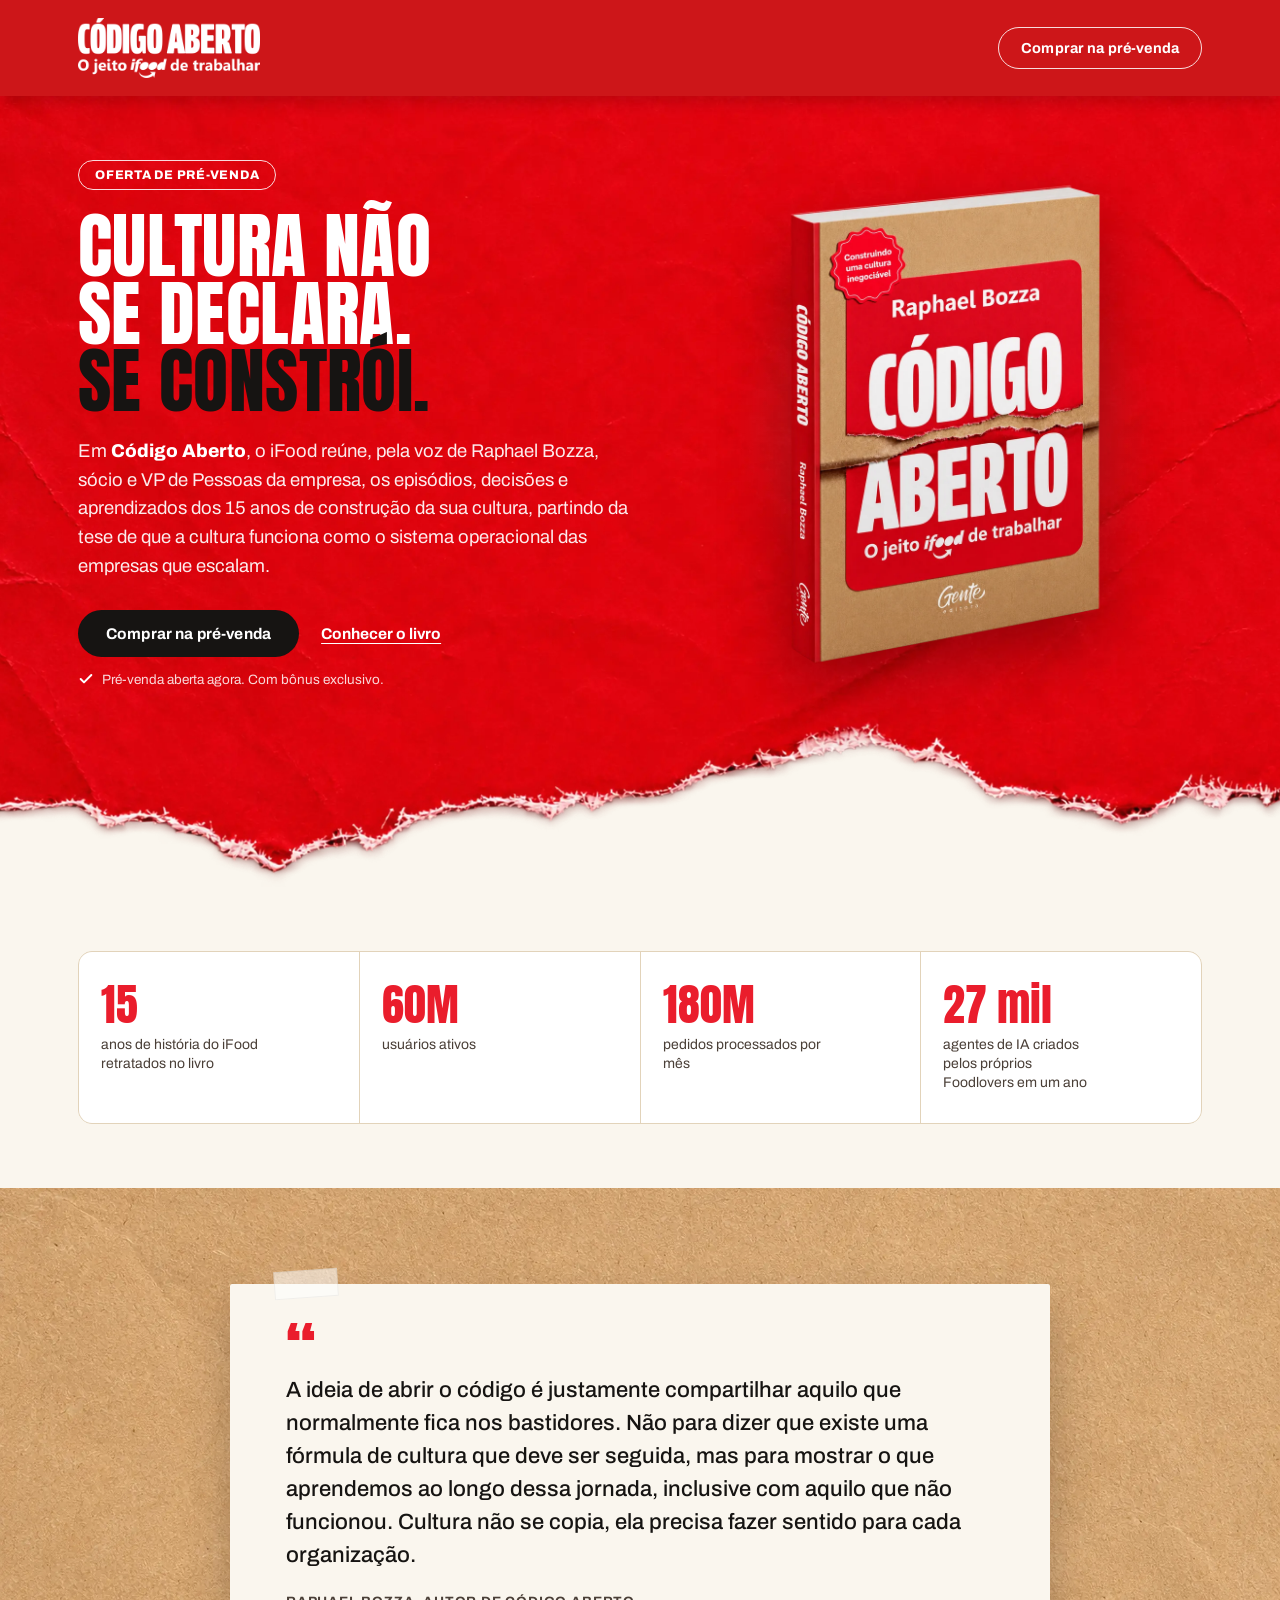
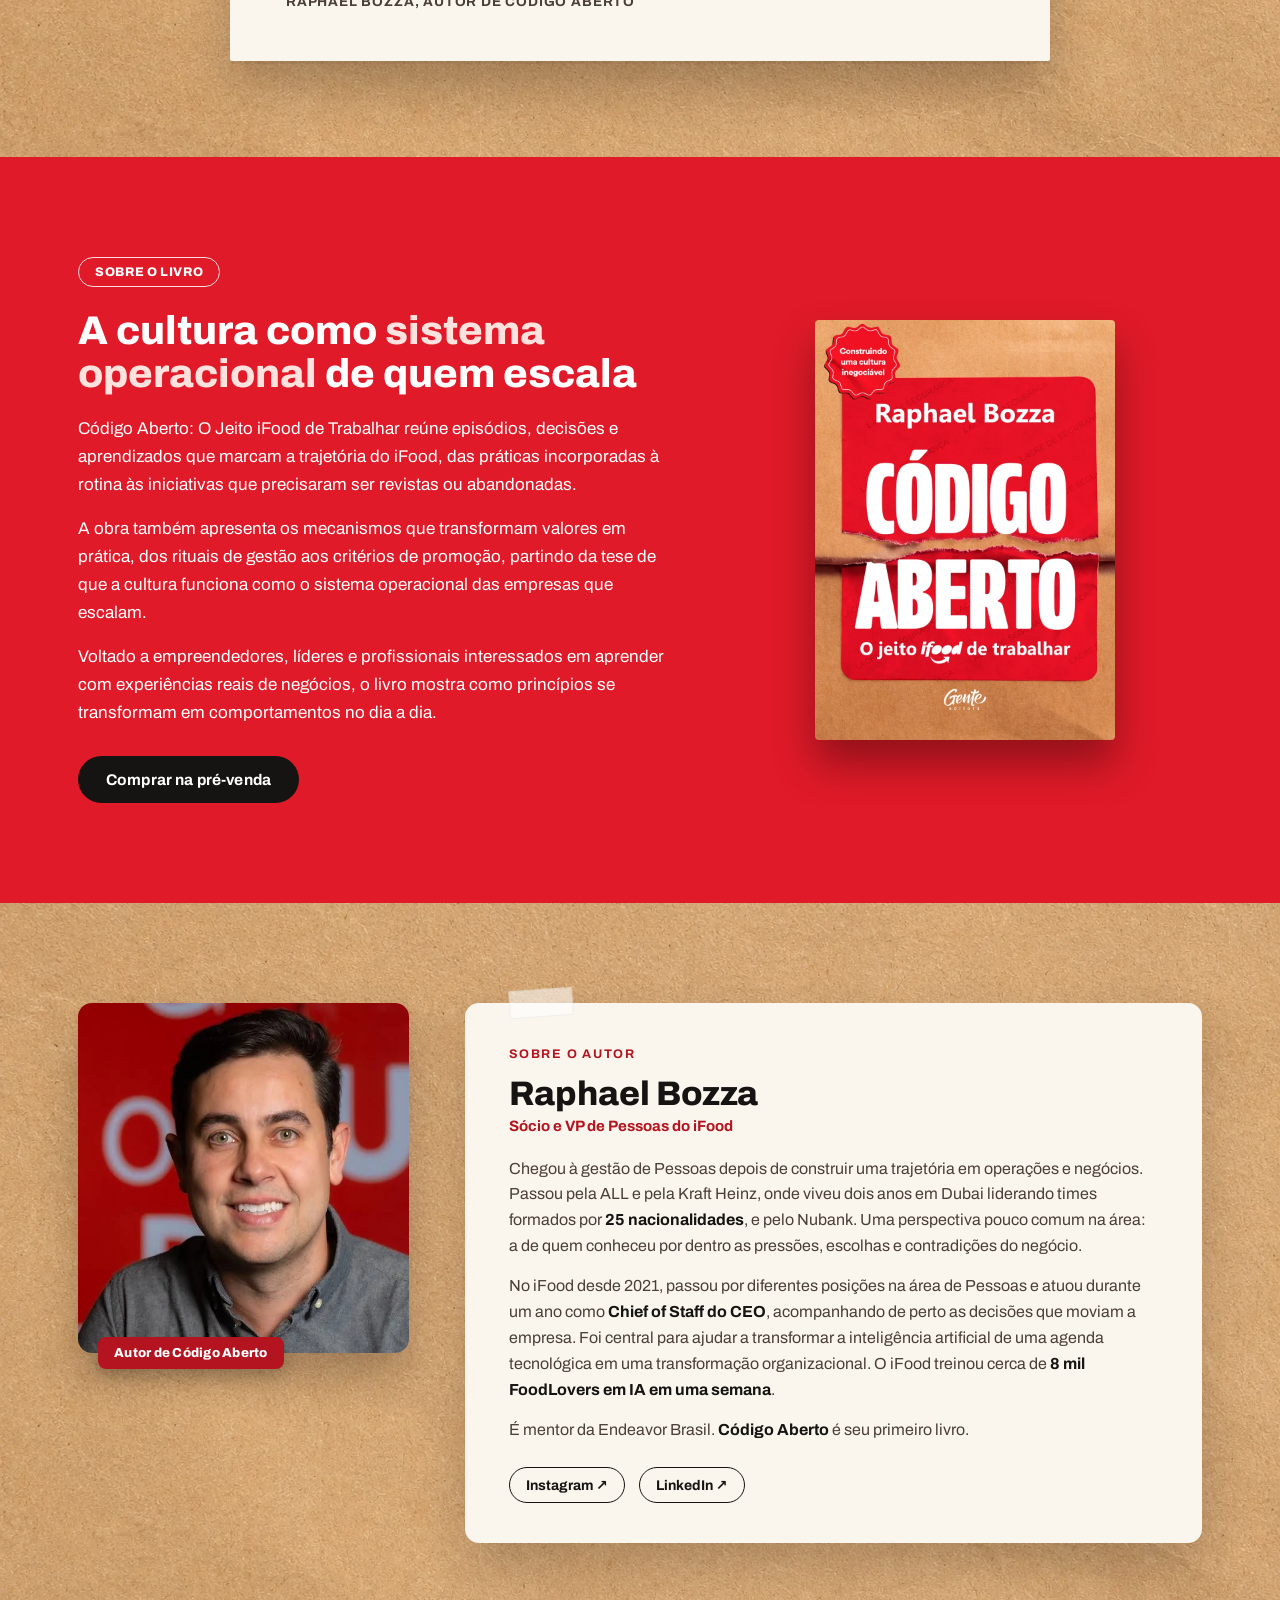
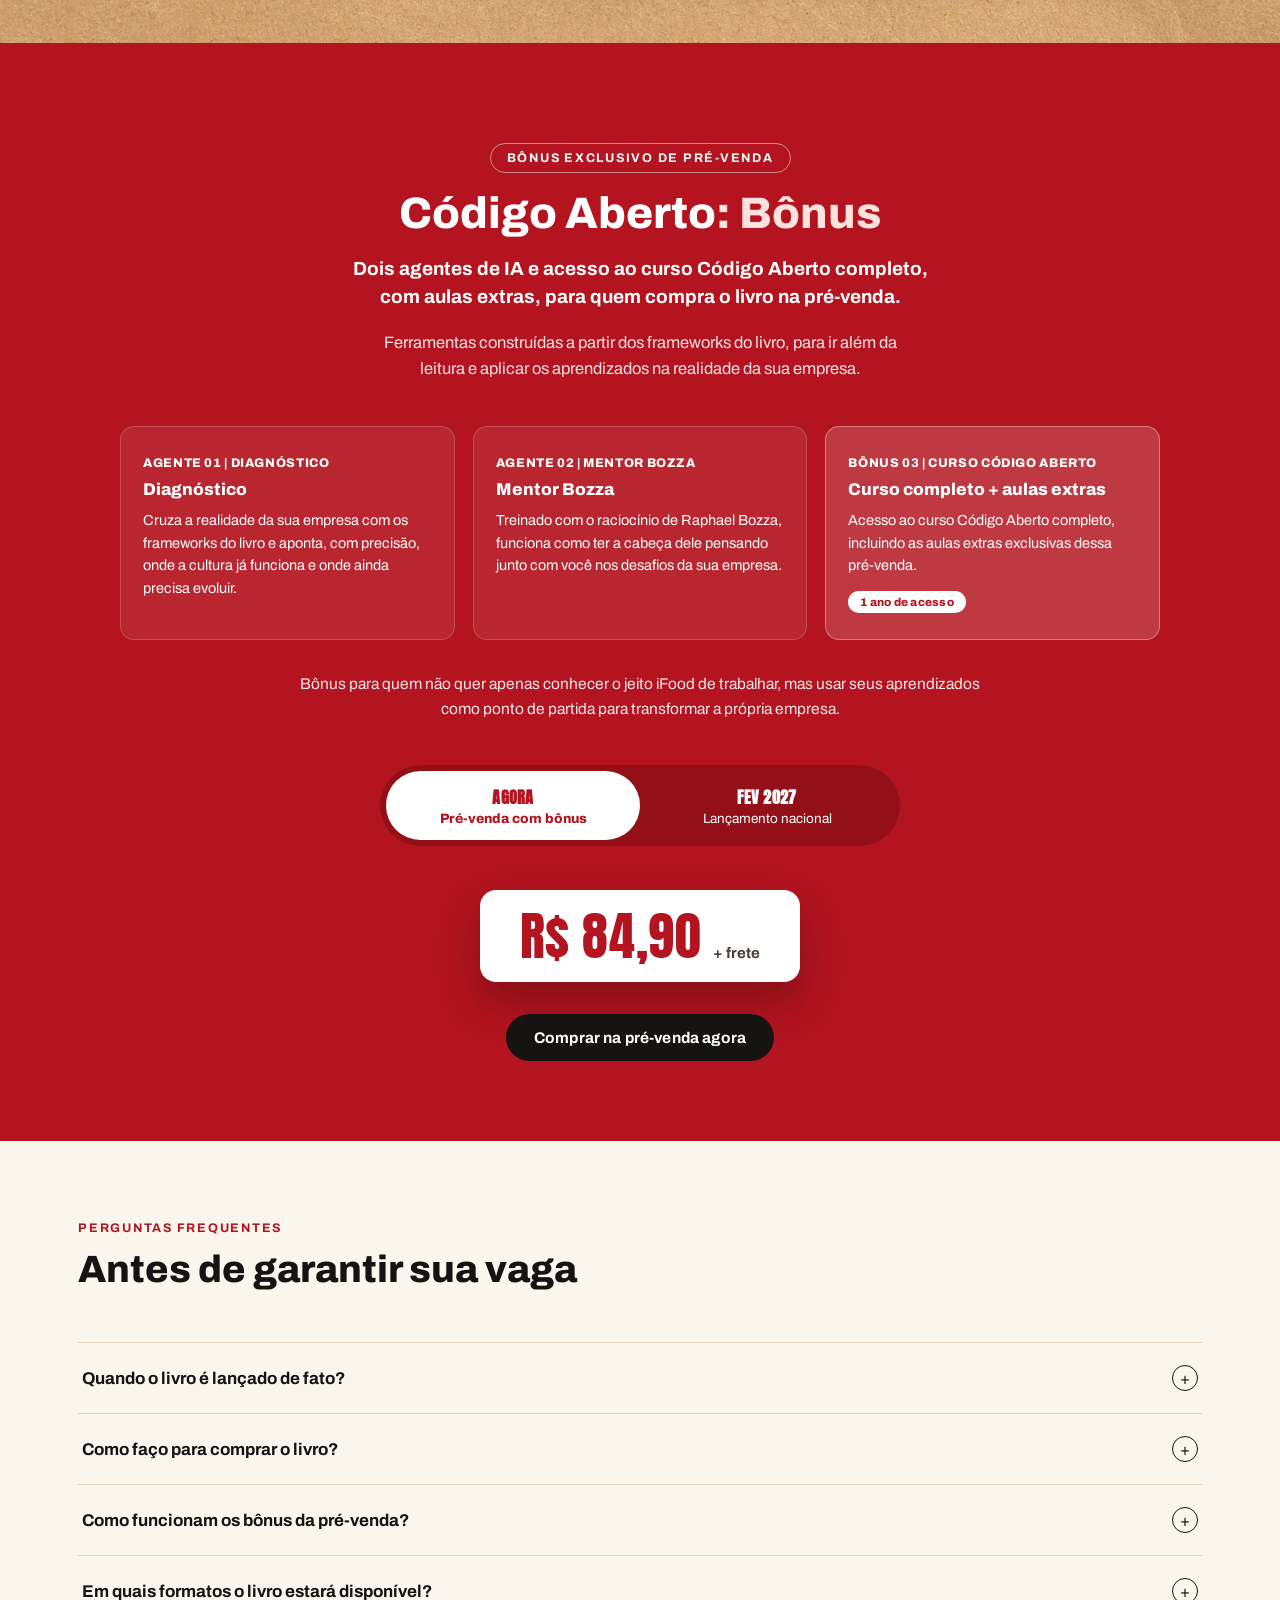
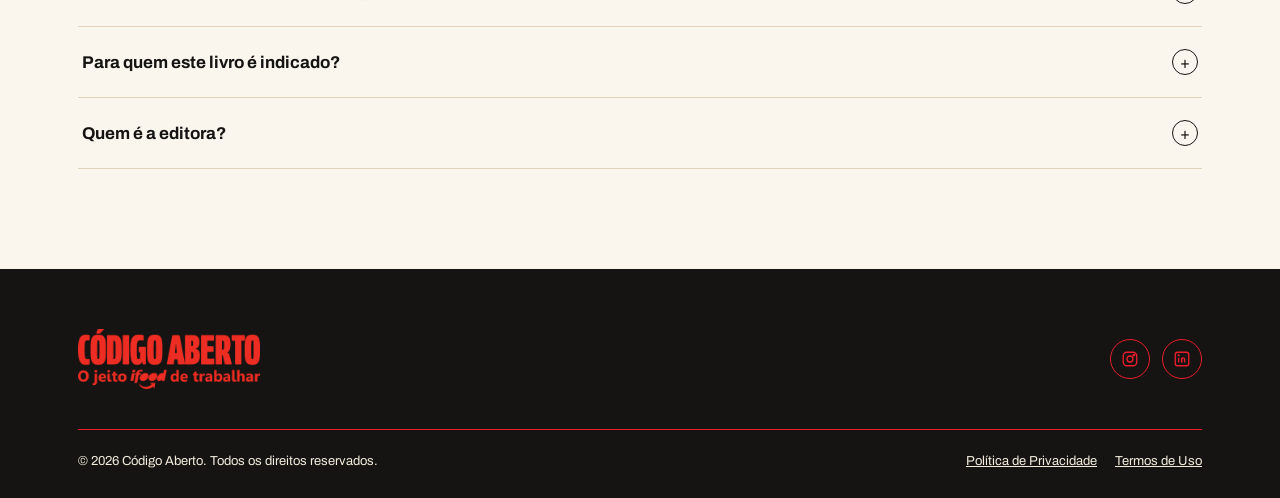
<file: pre-venda/index.html>
<!doctype html>
<html lang="pt-BR">
<head>
<meta charset="utf-8">
<meta name="viewport" content="width=device-width, initial-scale=1">
<link rel="preload" href="/assets/fonts/anton-400.woff2" as="font" type="font/woff2" crossorigin>
<link rel="preload" href="/assets/fonts/archivo-400.woff2" as="font" type="font/woff2" crossorigin>
<link rel="preload" href="/assets/fonts/archivo-800.woff2" as="font" type="font/woff2" crossorigin>
<title>Código Aberto, de Raphael Bozza</title>
<link rel="icon" type="image/png" href="/assets/favicon.png">
<link rel="apple-touch-icon" href="/assets/favicon.png">
<meta name="description" content="Página de pré-venda do livro Código Aberto, de Raphael Bozza (iFood).">
<link rel="canonical" href="https://livrocodigoaberto.com.br/pre-venda/">
<meta name="robots" content="noindex,nofollow">
<meta property="og:type" content="website">
<meta property="og:title" content="Código Aberto, de Raphael Bozza">
<meta property="og:description" content="Página de pré-venda do livro Código Aberto, de Raphael Bozza (iFood).">
<meta property="og:url" content="https://livrocodigoaberto.com.br/pre-venda/">

</head>
<body>

<meta name="hz:slide-selector" content=".page">
<style>@font-face{font-family:'Anton';font-style:normal;font-weight:400;font-display:swap;src:url(/assets/fonts/anton-400.woff2) format('woff2');}
@font-face{font-family:'Archivo';font-style:normal;font-weight:400;font-display:swap;src:url(/assets/fonts/archivo-400.woff2) format('woff2');}
@font-face{font-family:'Archivo';font-style:normal;font-weight:500;font-display:swap;src:url(/assets/fonts/archivo-500.woff2) format('woff2');}
@font-face{font-family:'Archivo';font-style:normal;font-weight:600;font-display:swap;src:url(/assets/fonts/archivo-600.woff2) format('woff2');}
@font-face{font-family:'Archivo';font-style:normal;font-weight:700;font-display:swap;src:url(/assets/fonts/archivo-700.woff2) format('woff2');}
@font-face{font-family:'Archivo';font-style:normal;font-weight:800;font-display:swap;src:url(/assets/fonts/archivo-800.woff2) format('woff2');}
@font-face{font-family:'Archivo';font-style:normal;font-weight:900;font-display:swap;src:url(/assets/fonts/archivo-900.woff2) format('woff2');}

:root{
  --red: #ea1d2c;
  --red-deep: #b3141f;
  --red-header: #cd1619;
  --red-hero: #e10216;
  --ink: #161412;
  --ink-soft: #4a3f37;
  --cream: #faf6ee;
  --cream-2: #f3ecdd;
  --paper-line: #e2d3ba;
  --white: #ffffff;
  --focus: #1c63d9;
  --radius-s: 6px;
  --radius-m: 14px;
  --maxw: 1180px;
}

*,*::before,*::after{box-sizing:border-box;}
html{scroll-behavior:smooth;}
body{
  margin:0;
  background:var(--cream);
  color:var(--ink);
  font-family:'Archivo',system-ui,sans-serif;
  -webkit-font-smoothing:antialiased;
  overflow-x:hidden;
}
h1,h2,h3{margin:0;text-wrap:balance;}
p{margin:0;}
img{max-width:100%;display:block;}
a{color:inherit;}
::selection{background:var(--red);color:var(--white);}
:focus-visible{outline:3px solid var(--focus);outline-offset:3px;}

.wrap{max-width:var(--maxw);margin:0 auto;padding:0 28px;}
@media (max-width:640px){.wrap{padding:0 20px;}}

.eyebrow{
  font-family:'Archivo',sans-serif;
  font-weight:700;
  text-transform:uppercase;
  letter-spacing:.14em;
  font-size:12.5px;
}

.display{
  font-family:'Anton',sans-serif;
  font-weight:400;
  text-transform:uppercase;
  letter-spacing:.005em;
  line-height:.94;
}

/* buttons: two rules only. on red bg -> white, hover black. on light bg -> red, hover black. */
.btn{
  display:inline-flex;
  align-items:center;
  justify-content:center;
  gap:8px;
  font-family:'Archivo',sans-serif;
  font-weight:700;
  font-size:15.5px;
  letter-spacing:.01em;
  padding:15px 28px;
  border-radius:999px;
  border:none;
  cursor:pointer;
  text-decoration:none;
  white-space:nowrap;
  transition:background-color .16s ease, color .16s ease;
}
.btn-on-red{background:var(--white);color:var(--ink);}
.btn-on-red:hover{background:var(--ink);color:var(--white);}
.btn-ink-on-red{background:var(--ink);color:var(--white);}
.btn-ink-on-red:hover{background:var(--white);color:var(--ink);}
.btn-on-light{background:var(--red);color:var(--white);}
.btn-on-light:hover{background:var(--ink);color:var(--white);}
.btn-block{width:100%;}
.btn-link{
  display:inline-flex;align-items:center;gap:6px;
  font-family:'Archivo',sans-serif;font-weight:700;font-size:15.5px;
  text-decoration:underline;text-underline-offset:4px;
  background:none;border:none;cursor:pointer;padding:15px 4px;
}
.btn-link-on-red{color:var(--white);}
.btn-link-on-light{color:var(--ink);}
.btn-stroke-on-red{
  background:transparent;color:var(--white);
  border:1.5px solid rgba(255,255,255,.85);
}
.btn-stroke-on-red:hover{background:var(--white);color:var(--ink);border-color:var(--white);}

/* header */
header{
  position:sticky;top:0;z-index:40;
  background:var(--red-header);
  box-shadow:0 4px 18px rgba(0,0,0,.22);
}
.nav{
  display:flex;align-items:center;justify-content:space-between;
  gap:14px;
  height:96px;
}
.brand{display:flex;align-items:center;text-decoration:none;flex:none;}
.brand img{height:60px;width:auto;}
.nav-cta{flex:none;}
.nav-cta .btn{font-size:14.5px;padding:12px 22px;}
@media (max-width:480px){
  .nav{height:76px;gap:10px;}
  .brand img{height:42px;}
  .nav-cta .btn{font-size:12.5px;padding:10px 14px;}
}

/* hero: the torn red paper photo IS the background; its own transparent tear
   reveals the cream page color beneath, no separate box layered on top */
.hero{
  position:relative;
  background-color:var(--cream);
  background-image:url("/assets/img/img-c233a03c.webp");
  background-size:cover;
  background-position:center bottom;
  background-repeat:no-repeat;
  padding:64px 0 200px;
}
.btn-hero{background:var(--ink);color:var(--white);}
.btn-hero:hover{background:var(--white);color:var(--ink);}
.hero-grid{
  display:grid;grid-template-columns:1.05fr .95fr;gap:40px;align-items:center;
}
@media (max-width:920px){
  .hero-grid{grid-template-columns:1fr;}
  .hero{padding:48px 0 56px;}
}
.hero-tag{
  display:inline-flex;align-items:center;
  background:transparent;color:var(--white);
  border:1.5px solid rgba(255,255,255,.85);
  border-radius:999px;padding:7px 16px;
  font-size:12.5px;font-weight:800;letter-spacing:.06em;text-transform:uppercase;
  margin-bottom:22px;
}
.hero h1{
  font-size:clamp(40px,6.1vw,72px);
  color:var(--white);
  margin-bottom:22px;
}
.hero h1 .hero-h1-accent{color:var(--ink);}
.hero-sub{
  font-family:'Archivo',sans-serif;
  font-size:18.5px;line-height:1.55;color:rgba(255,255,255,.92);max-width:52ch;margin-bottom:30px;
}
.hero-sub b{color:var(--white);font-weight:800;}
.hero-ctas{display:flex;flex-wrap:wrap;align-items:center;gap:6px 18px;margin-bottom:14px;}
.hero-trust{font-size:13.5px;color:rgba(255,255,255,.85);display:flex;align-items:center;gap:8px;}
.hero-trust svg{flex:none;}

.hero-visual{position:relative;display:flex;justify-content:center;align-items:center;height:100%;}
.hero-visual-bg{
  position:absolute;
  width:420px;height:420px;
  border-radius:50%;
  background:radial-gradient(circle, rgba(255,255,255,.16), transparent 70%);
}
.hero-book{
  width:min(340px,74%);
  filter:drop-shadow(0 26px 34px rgba(0,0,0,.35));
  position:relative;
}

/* stats */
.stats{padding:64px 0;background:var(--cream);}
.stats-grid{
  display:grid;grid-template-columns:repeat(4,1fr);gap:1px;
  background:var(--paper-line);
  border:1px solid var(--paper-line);
  border-radius:var(--radius-m);
  overflow:hidden;
}
@media (max-width:760px){.stats-grid{grid-template-columns:repeat(2,1fr);}}
.stat{background:var(--white);padding:30px 22px;text-align:left;}
.stat-num{font-family:'Anton',sans-serif;font-size:44px;color:var(--red);line-height:1;}
.stat-label{margin-top:10px;font-size:14px;color:var(--ink-soft);line-height:1.35;max-width:20ch;}

/* quote on kraft */
.quote-section{
  position:relative;
  background-image:linear-gradient(rgba(250,246,238,.08),rgba(250,246,238,.08)), url("/assets/img/img-3e8e4fc2.webp");
  background-size:cover;background-position:center;
  padding:96px 0;
}
.quote-card{
  max-width:820px;margin:0 auto;
  background:var(--cream);
  border-radius:2px;
  padding:52px 56px;
  box-shadow:0 26px 50px rgba(33,20,14,.28), 0 3px 0 rgba(33,20,14,.06);
  position:relative;
}
.quote-card::before{
  content:"";position:absolute;top:-14px;left:44px;
  width:64px;height:28px;
  background:rgba(255,255,255,.55);
  border:1px solid rgba(0,0,0,.05);
  transform:rotate(-4deg);
}
.quote-mark{
  font-family:'Anton',sans-serif;color:var(--red);font-size:64px;line-height:.5;display:block;margin-bottom:6px;
}
.quote-text{font-family:'Archivo',sans-serif;font-weight:500;font-size:22px;line-height:1.5;color:var(--ink);}
.quote-cite{margin-top:22px;font-size:13.5px;font-weight:700;text-transform:uppercase;letter-spacing:.06em;color:var(--ink-soft);}

/* section heads */
.section{padding:96px 0;}
.section-head{max-width:640px;margin-bottom:52px;}
.section-eyebrow{color:var(--red);margin-bottom:14px;}
.section-title{font-size:clamp(28px,3.2vw,38px);font-family:'Archivo',sans-serif;font-weight:800;color:var(--ink);margin-bottom:16px;}
.section-desc{font-size:17px;line-height:1.6;color:var(--ink-soft);}

/* valores grid */
.card-grid{display:grid;grid-template-columns:repeat(4,1fr);gap:22px;}
@media (max-width:920px){.card-grid{grid-template-columns:repeat(2,1fr);}}
@media (max-width:560px){.card-grid{grid-template-columns:1fr;}}
.value-card{
  background:var(--white);
  border:1px solid var(--paper-line);
  border-radius:var(--radius-m);
  padding:28px 24px;
  transition:transform .18s ease, box-shadow .18s ease;
}
.value-card:hover{transform:translateY(-4px);box-shadow:0 16px 30px rgba(33,20,14,.1);}
.value-num{
  font-family:'Anton',sans-serif;font-size:15px;color:var(--white);
  background:var(--ink);
  width:34px;height:34px;border-radius:50%;
  display:flex;align-items:center;justify-content:center;margin-bottom:18px;
}
.value-num{background:var(--red);}
.value-title{font-family:'Archivo',sans-serif;font-weight:800;font-size:18px;margin-bottom:10px;}
.value-desc{font-size:15px;line-height:1.5;color:var(--ink-soft);}

/* comportamentos */
.behavior-section{background:var(--cream-2);}
.behavior-list{display:grid;grid-template-columns:repeat(2,1fr);gap:16px 40px;}
@media (max-width:760px){.behavior-list{grid-template-columns:1fr;}}
.behavior-item{
  display:flex;gap:16px;padding:20px 0;border-bottom:1px solid var(--paper-line);
}
.behavior-num{
  font-family:'Anton',sans-serif;font-size:26px;color:var(--red);flex:none;width:40px;
}
.behavior-title{font-weight:800;font-size:16.5px;margin-bottom:4px;}
.behavior-desc{font-size:14.5px;color:var(--ink-soft);line-height:1.45;}

/* sample / red */
.sample{
  background:var(--red);
  color:var(--white);
  padding:100px 0;
}
.sample-grid{display:grid;grid-template-columns:1fr .8fr;gap:56px;align-items:center;}
@media (max-width:920px){.sample-grid{grid-template-columns:1fr;}}
.sample-tag{
  display:inline-flex;align-items:center;gap:8px;
  background:transparent;color:var(--white);
  border:1.5px solid rgba(255,255,255,.85);
  border-radius:999px;padding:7px 16px;
  font-size:12.5px;font-weight:800;letter-spacing:.05em;text-transform:uppercase;
  margin-bottom:22px;
}
.sample h2{font-size:clamp(28px,4vw,40px);margin-bottom:20px;color:var(--white);font-family:'Archivo',sans-serif;font-weight:800;}
.sample h2 .accent-ink,.offer h2 .accent-ink{color:var(--ink);}
.nowrap{white-space:nowrap;}
.sample-body{font-family:'Archivo',sans-serif;font-size:17px;line-height:1.65;color:rgba(255,255,255,.94);}
.sample-body p{margin-bottom:16px;}
.sample-cta{margin-top:28px;}
.sample-cover-wrap{display:flex;justify-content:center;}
.sample-cover{
  width:min(300px,80%);
  border-radius:4px;
  box-shadow:0 24px 40px rgba(0,0,0,.35);
}

/* author */
.author-section{
  position:relative;
  background-image:linear-gradient(rgba(250,246,238,.1),rgba(250,246,238,.1)), url("/assets/img/img-3e8e4fc2.webp");
  background-size:cover;background-position:center;
  padding:100px 0;
}
.author-grid{display:grid;grid-template-columns:.62fr 1.38fr;gap:56px;align-items:start;}
@media (max-width:860px){.author-grid{grid-template-columns:1fr;}}
.author-photo-wrap{position:relative;}
.author-photo{
  width:100%;aspect-ratio:1/1.06;object-fit:cover;
  border-radius:var(--radius-m);
  box-shadow:0 22px 40px rgba(33,20,14,.3);
}
.author-photo-tag{
  position:absolute;bottom:-16px;left:20px;
  background:var(--red);color:var(--white);
  font-family:'Archivo',sans-serif;font-weight:800;font-size:13px;letter-spacing:.02em;
  padding:9px 16px;border-radius:8px;
  box-shadow:0 8px 16px rgba(0,0,0,.2);
}
.author-card{
  position:relative;
  background:var(--cream);
  border-radius:var(--radius-m);
  padding:44px 44px 40px;
  box-shadow:0 24px 50px rgba(33,20,14,.22);
}
.author-card::before{
  content:"";position:absolute;top:-14px;left:44px;
  width:64px;height:28px;
  background:rgba(255,255,255,.55);
  border:1px solid rgba(0,0,0,.05);
  transform:rotate(-4deg);
}
.author-name{font-size:clamp(26px,3vw,34px);margin-bottom:6px;font-family:'Archivo',sans-serif;font-weight:800;}
.author-role{color:var(--red);font-weight:700;font-size:15px;margin-bottom:22px;}
.author-bio p{font-size:16px;line-height:1.62;color:var(--ink-soft);margin-bottom:14px;}
.author-bio b{color:var(--ink);}
.author-social{display:flex;gap:14px;margin-top:24px;}
.author-social a{
  display:inline-flex;align-items:center;gap:7px;
  font-size:14px;font-weight:700;text-decoration:none;color:var(--ink);
  border:1.5px solid var(--ink);border-radius:999px;padding:9px 16px;
  transition:background .15s ease, color .15s ease;
}
.author-social a:hover{background:var(--ink);color:var(--white);}

/* offer / red */
.offer{
  background:var(--red-deep);
  color:var(--white);
  padding:100px 0 80px;
}
.offer-head{max-width:720px;margin:0 auto 44px;text-align:center;}
.offer-eyebrow{
  display:inline-flex;align-items:center;
  color:#ffcfc9;
  border:1.5px solid rgba(255,255,255,.5);
  border-radius:999px;padding:7px 16px;
  margin-bottom:16px;
}
.offer h2{font-size:clamp(30px,4vw,44px);margin-bottom:18px;color:var(--white);font-family:'Archivo',sans-serif;font-weight:800;}
.offer-tagline{font-size:19px;line-height:1.5;color:var(--white);font-weight:700;max-width:56ch;margin:0 auto 18px;}
.offer-desc{font-size:16.5px;line-height:1.6;color:rgba(255,255,255,.88);max-width:62ch;margin:0 auto 14px;}
.agent-grid{
  max-width:1040px;margin:0 auto 32px;
  display:grid;grid-template-columns:repeat(3,1fr);gap:18px;
}
@media (max-width:860px){.agent-grid{grid-template-columns:1fr;}}
.agent-card{
  background:rgba(255,255,255,.08);
  border:1px solid rgba(255,255,255,.18);
  border-radius:var(--radius-m);
  padding:26px 22px;
}
.agent-tag{
  display:inline-block;
  font-family:'Archivo',sans-serif;font-weight:800;font-size:12.5px;
  letter-spacing:.05em;text-transform:uppercase;color:#ffcfc9;
  margin-bottom:10px;
}
.agent-title{font-weight:800;font-size:17px;margin-bottom:10px;}
.agent-desc{font-size:14.5px;line-height:1.55;color:rgba(255,255,255,.85);}
.agent-card-extra{background:rgba(255,255,255,.16);border-color:rgba(255,255,255,.34);}
.agent-badge{
  display:inline-block;margin-top:14px;
  background:var(--white);color:var(--red-deep);
  font-size:11.5px;font-weight:800;letter-spacing:.02em;
  padding:5px 12px;border-radius:999px;
}
.offer-note{
  max-width:680px;margin:0 auto 44px;text-align:center;
  font-size:15.5px;line-height:1.6;color:rgba(255,255,255,.9);
}
.offer-perks{
  max-width:820px;margin:0 auto 44px;
  display:flex;flex-wrap:wrap;justify-content:center;gap:10px 14px;
  font-size:14px;color:rgba(255,255,255,.85);
}
.offer-perks span{
  background:rgba(255,255,255,.08);
  border:1px solid rgba(255,255,255,.18);
  border-radius:999px;padding:8px 16px;
}
.offer-timeline{
  max-width:520px;margin:0 auto 44px;
  display:flex;justify-content:center;gap:0;
  background:rgba(0,0,0,.18);
  border-radius:999px;padding:6px;
}
.offer-timeline-item{
  flex:1;text-align:center;padding:14px 10px;border-radius:999px;
  font-size:13.5px;
}
.offer-timeline-item.is-active{background:var(--white);color:var(--red-deep);font-weight:800;}
.offer-timeline-item b{display:block;font-family:'Anton',sans-serif;font-size:16px;letter-spacing:.02em;margin-bottom:2px;}
.offer-price{
  display:flex;align-items:baseline;justify-content:center;gap:12px;
  margin:0 auto 32px;width:fit-content;
  background:var(--white);
  border-radius:16px;
  padding:20px 40px;
  box-shadow:0 20px 40px rgba(0,0,0,.25);
}
.offer-price-value{font-family:'Anton',sans-serif;font-size:52px;color:var(--red-deep);letter-spacing:.01em;line-height:1;}
.offer-price-note{font-size:15px;font-weight:700;color:var(--ink-soft);}
@media (max-width:520px){.offer-price{padding:16px 26px;}.offer-price-value{font-size:40px;}}
.offer-ctas{display:flex;justify-content:center;}

/* form section */
.form-section{padding:100px 0;background:var(--cream);}
.form-grid{
  display:grid;grid-template-columns:1fr 1fr;gap:60px;align-items:center;
  background:var(--white);
  border:1px solid var(--paper-line);
  border-radius:20px;
  padding:56px;
}
@media (max-width:920px){.form-grid{grid-template-columns:1fr;padding:36px 26px;}}
.form-copy h2{font-size:clamp(28px,3.4vw,36px);margin-bottom:16px;font-family:'Archivo',sans-serif;font-weight:800;}
.form-copy p{font-size:16.5px;line-height:1.6;color:var(--ink-soft);margin-bottom:22px;}
.form-copy ul{list-style:none;margin:0;padding:0;display:flex;flex-direction:column;gap:10px;}
.form-copy li{display:flex;gap:10px;font-size:15px;color:var(--ink-soft);align-items:flex-start;}
.form-copy li svg{flex:none;margin-top:2px;color:var(--red);}
.field{display:flex;flex-direction:column;gap:7px;margin-bottom:16px;}
.field label{font-size:13px;font-weight:700;color:var(--ink-soft);text-transform:uppercase;letter-spacing:.03em;}
.field input,.field select{
  font-family:'Archivo',sans-serif;
  font-size:15.5px;
  padding:13px 15px;
  border-radius:10px;
  border:1.5px solid var(--paper-line);
  background:var(--cream);
  color:var(--ink);
}
.field input:focus,.field select:focus{border-color:var(--red);outline:none;}
.form-note{font-size:12.5px;color:var(--ink-soft);margin-top:14px;text-align:center;}

/* faq */
.faq-section{padding:80px 0 100px;background:var(--cream);}
.faq-list{display:flex;flex-direction:column;gap:0;}
.faq-item{border-bottom:1px solid var(--paper-line);}
.faq-item:first-child{border-top:1px solid var(--paper-line);}
.faq-q{
  width:100%;background:none;border:none;text-align:left;
  display:flex;align-items:center;justify-content:space-between;gap:20px;
  padding:22px 4px;font-family:'Archivo',sans-serif;font-weight:700;font-size:17px;
  color:var(--ink);cursor:pointer;
}
.faq-plus{
  flex:none;width:26px;height:26px;border-radius:50%;
  border:1.5px solid var(--ink);
  display:flex;align-items:center;justify-content:center;
  font-size:16px;font-weight:400;transition:transform .2s ease;
}
.faq-item[data-open="true"] .faq-plus{transform:rotate(45deg);background:var(--red);border-color:var(--red);color:var(--white);}
.faq-a{
  max-height:0;overflow:hidden;transition:max-height .28s ease;
}
.faq-a-inner{padding:0 4px 22px;font-size:15.5px;line-height:1.6;color:var(--ink-soft);max-width:70ch;}

/* pre-sale modal */
.modal-overlay{
  position:fixed;inset:0;z-index:100;
  background:rgba(22,20,18,.6);
  display:flex;align-items:center;justify-content:center;
  padding:20px;
  opacity:0;pointer-events:none;
  transition:opacity .2s ease;
}
.modal-overlay.is-open{opacity:1;pointer-events:auto;}
.modal-card{
  position:relative;
  background:var(--red);
  border-radius:20px;
  padding:44px 40px 36px;
  width:100%;max-width:460px;
  max-height:90vh;overflow-y:auto;
  box-shadow:0 30px 60px rgba(0,0,0,.4);
  transform:translateY(12px) scale(.98);
  transition:transform .2s ease;
}
.modal-overlay.is-open .modal-card{transform:translateY(0) scale(1);}
.modal-card .section-eyebrow{color:#ffcfc9;}
.modal-close{
  position:absolute;top:16px;right:16px;
  width:34px;height:34px;border-radius:50%;
  border:1.5px solid rgba(255,255,255,.4);background:transparent;
  font-size:20px;line-height:1;color:var(--white);cursor:pointer;
}
.modal-close:hover{background:var(--white);color:var(--red);border-color:var(--white);}
.modal-title{font-size:26px;font-family:'Archivo',sans-serif;font-weight:800;margin:6px 0 12px;color:var(--white);}
.modal-note{font-size:14.5px;line-height:1.55;color:rgba(255,255,255,.85);margin-bottom:24px;}
.modal-card .field label{color:rgba(255,255,255,.85);}
.modal-card .field input,.modal-card .field select{background:var(--white);border-color:rgba(255,255,255,.3);}
@media (max-width:520px){.modal-card{padding:34px 24px 28px;}}

/* footer */
footer{background:var(--ink);color:var(--red);padding:60px 0 30px;}
.footer-grid{display:flex;align-items:center;justify-content:space-between;flex-wrap:wrap;gap:24px;margin-bottom:40px;}
.footer-brand img{height:60px;width:auto;}
.footer-social{display:flex;gap:12px;}
.footer-social a{
  display:flex;align-items:center;justify-content:center;
  width:40px;height:40px;border-radius:50%;
  border:1.5px solid var(--red);color:var(--red);
  transition:background .15s ease, color .15s ease, border-color .15s ease;
}
.footer-social a:hover{background:var(--red);color:var(--white);border-color:var(--red);}
.footer-social svg{width:18px;height:18px;}
.footer-bottom{
  border-top:1px solid var(--red);padding-top:24px;
  display:flex;justify-content:space-between;flex-wrap:wrap;gap:10px;
  font-size:13px;color:var(--red);
}
.footer-links{display:flex;gap:18px;}
.footer-link{color:var(--red);text-decoration:underline;background:none;border:none;font-size:13px;font-family:'Archivo',sans-serif;cursor:pointer;padding:0;}
.footer-link:hover{color:var(--white);}

/* legal modal */
.legal-modal .modal-card{background:var(--white);color:var(--ink);max-width:640px;}
.legal-modal .modal-close{border-color:rgba(0,0,0,.2);color:var(--ink);}
.legal-modal .modal-close:hover{background:var(--ink);color:var(--white);border-color:var(--ink);}
.legal-modal .modal-title{color:var(--ink);}
.legal-body{font-size:14.5px;line-height:1.6;color:var(--ink-soft);max-height:56vh;overflow-y:auto;padding-right:6px;}
.legal-body h3{font-size:15px;color:var(--ink);margin:18px 0 6px;}
.legal-body h3:first-child{margin-top:0;}
.legal-body p{margin-bottom:10px;}

/* reveal on scroll */
.reveal{opacity:1;transform:none;}
.js-anim .reveal{opacity:0;transform:translateY(18px);transition:opacity .6s ease, transform .6s ease;}
.js-anim .reveal.is-visible{opacity:1;transform:translateY(0);}
@media (prefers-reduced-motion:reduce){.reveal{opacity:1;transform:none;transition:none;}}

/* Contraste (WCAG AA) */
.section-eyebrow,.eyebrow{color:var(--red-deep);}
.btn-on-light{background:#e01a28;}
.btn-on-light:hover{background:var(--ink);}
.author-photo-tag{background:var(--red-deep);}
.author-role{color:var(--red-deep);}
footer .footer-bottom>span:first-child,footer .footer-link{color:var(--cream-2);}
footer .footer-link:hover{color:var(--white);}
.sample,.section-red{background:#e01a28;}
.sample .section-eyebrow,.sample .eyebrow,.offer .section-eyebrow,.offer .eyebrow{color:var(--white);}
.sample-body{color:var(--white);}
.sample h2 .accent-ink,.offer h2 .accent-ink{color:#ffe1dd;}
.agent-tag{color:var(--white);}
.agent-desc{color:var(--white);}
</style>

<div class="page">

<header>
  <div class="wrap nav">
    <a class="brand" href="#topo">
      <img src="/assets/img/img-260e5e65.webp" alt="Código Aberto: O Jeito iFood de Trabalhar">
    </a>
    <div class="nav-cta">
      <a class="btn btn-stroke-on-red" href="#pre-venda">Comprar na pré-venda</a>
    </div>
  </div>
</header>

<main id="conteudo">

<section class="hero" id="topo">
  <div class="wrap hero-grid">
    <div>
      <div class="hero-tag">Oferta de pré-venda</div>
      <h1 class="display">Cultura não<br>se declara.<br><span class="hero-h1-accent">Se constrói.</span></h1>
      <p class="hero-sub">Em <b>Código Aberto</b>, o iFood reúne, pela voz de Raphael Bozza, sócio e VP de Pessoas da empresa, os episódios, decisões e aprendizados dos 15 anos de construção da sua cultura, partindo da tese de que a cultura funciona como o sistema operacional das empresas que escalam.</p>
      <div class="hero-ctas">
        <a class="btn btn-hero" href="#pre-venda">Comprar na pré-venda</a>
        <button class="btn-link btn-link-on-red" type="button" onclick="document.getElementById('livro').scrollIntoView({behavior:'smooth'})">Conhecer o livro</button>
      </div>
      <div class="hero-trust">
        <svg width="16" height="16" viewBox="0 0 24 24" fill="none"><path d="M20 6L9 17l-5-5" stroke="#fff" stroke-width="3" stroke-linecap="round" stroke-linejoin="round"/></svg>
        Pré-venda aberta agora. Com bônus exclusivo.
      </div>
    </div>
    <div class="hero-visual">
      <div class="hero-visual-bg"></div>
      <img class="hero-book" src="/assets/img/img-ffcacb8d.webp" alt="Capa do livro Código Aberto, de Raphael Bozza, com o título rasgando um fundo de papel kraft e revelando o vermelho por baixo">
    </div>
  </div>
</section>

<section class="stats reveal">
  <div class="wrap">
    <div class="stats-grid">
      <div class="stat"><div class="stat-num">15</div><div class="stat-label">anos de história do iFood retratados no livro</div></div>
      <div class="stat"><div class="stat-num">60M</div><div class="stat-label">usuários ativos</div></div>
      <div class="stat"><div class="stat-num">180M</div><div class="stat-label">pedidos processados por mês</div></div>
      <div class="stat"><div class="stat-num">27&nbsp;mil</div><div class="stat-label">agentes de IA criados pelos próprios Foodlovers em um ano</div></div>
    </div>
  </div>
</section>

<section class="quote-section reveal">
  <div class="wrap">
    <div class="quote-card">
      <span class="quote-mark">&ldquo;</span>
      <p class="quote-text">A ideia de abrir o código é justamente compartilhar aquilo que normalmente fica nos bastidores. Não para dizer que existe uma fórmula de cultura que deve ser seguida, mas para mostrar o que aprendemos ao longo dessa jornada, inclusive com aquilo que não funcionou. Cultura não se copia, ela precisa fazer sentido para cada organização.</p>
      <p class="quote-cite">Raphael Bozza, autor de Código Aberto</p>
    </div>
  </div>
</section>

<section class="sample" id="livro">
  <div class="wrap sample-grid">
    <div class="reveal">
      <div class="sample-tag">Sobre o livro</div>
      <h2>A cultura como <span class="accent-ink">sistema operacional</span> de quem escala</h2>
      <div class="sample-body">
        <p>Código Aberto: O Jeito iFood de Trabalhar reúne episódios, decisões e aprendizados que marcam a trajetória do iFood, das práticas incorporadas à rotina às iniciativas que precisaram ser revistas ou abandonadas.</p>
        <p>A obra também apresenta os mecanismos que transformam valores em prática, dos rituais de gestão aos critérios de promoção, partindo da tese de que a cultura funciona como o sistema operacional das empresas que escalam.</p>
        <p>Voltado a empreendedores, líderes e profissionais interessados em aprender com experiências reais de negócios, o livro mostra como princípios se transformam em comportamentos no dia a dia.</p>
      </div>
      <div class="sample-cta">
        <a class="btn btn-hero" href="#pre-venda">Comprar na pré-venda</a>
      </div>
    </div>
    <div class="sample-cover-wrap reveal">
      <img class="sample-cover" src="/assets/img/img-c8fe83ce.webp" alt="Capa do livro Código Aberto, de Raphael Bozza, publicado pela Editora Gente">
    </div>
  </div>
</section>

<section class="author-section" id="autor">
  <div class="wrap author-grid">
    <div class="author-photo-wrap reveal">
      <img class="author-photo" src="/assets/img/img-ac46c775.webp" alt="Raphael Bozza, sócio e VP de Pessoas do iFood e autor de Código Aberto">
      <span class="author-photo-tag">Autor de Código Aberto</span>
    </div>
    <div class="author-card reveal">
      <div class="eyebrow section-eyebrow">Sobre o autor</div>
      <h2 class="author-name">Raphael Bozza</h2>
      <div class="author-role">Sócio e VP de Pessoas do iFood</div>
      <div class="author-bio">
        <p>Chegou à gestão de Pessoas depois de construir uma trajetória em operações e negócios. Passou pela ALL e pela Kraft Heinz, onde viveu dois anos em Dubai liderando times formados por <b>25 nacionalidades</b>, e pelo Nubank. Uma perspectiva pouco comum na área: a de quem conheceu por dentro as pressões, escolhas e contradições do negócio.</p>
        <p>No iFood desde 2021, passou por diferentes posições na área de Pessoas e atuou durante um ano como <b>Chief of Staff do CEO</b>, acompanhando de perto as decisões que moviam a empresa. Foi central para ajudar a transformar a inteligência artificial de uma agenda tecnológica em uma transformação organizacional. O iFood treinou cerca de <b>8 mil FoodLovers em IA em uma semana</b>.</p>
        <p>É mentor da Endeavor Brasil. <b>Código Aberto</b> é seu primeiro livro.</p>
      </div>
      <div class="author-social">
        <a href="https://www.instagram.com/raphaelbozza/" target="_blank" rel="noopener">Instagram ↗</a>
        <a href="https://www.linkedin.com/in/raphaelbozza/" target="_blank" rel="noopener">LinkedIn ↗</a>
      </div>
    </div>
  </div>
</section>

<section class="offer" id="oferta">
  <div class="wrap">
    <div class="offer-head reveal">
      <div class="eyebrow offer-eyebrow">Bônus exclusivo de pré-venda</div>
      <h2>Código Aberto<span class="accent-ink">: Bônus</span></h2>
      <p class="offer-tagline">Dois agentes de IA e acesso ao curso Código Aberto completo, com aulas extras, para quem compra o livro na pré-venda.</p>
      <p class="offer-desc">Ferramentas construídas a partir dos frameworks do livro, para ir além da leitura e aplicar os aprendizados na realidade da sua empresa.</p>
    </div>
    <div class="agent-grid reveal">
      <div class="agent-card"><div class="agent-tag">Agente 01 | Diagnóstico</div><div class="agent-title">Diagnóstico</div><div class="agent-desc">Cruza a realidade da sua empresa com os frameworks do livro e aponta, com precisão, onde a cultura já funciona e onde ainda precisa evoluir.</div></div>
      <div class="agent-card"><div class="agent-tag">Agente 02 | Mentor Bozza</div><div class="agent-title">Mentor Bozza</div><div class="agent-desc">Treinado com o raciocínio de Raphael Bozza, funciona como ter a cabeça dele pensando junto com você nos desafios da sua empresa.</div></div>
      <div class="agent-card agent-card-extra"><div class="agent-tag">Bônus 03 | Curso Código Aberto</div><div class="agent-title">Curso completo + aulas extras</div><div class="agent-desc">Acesso ao curso Código Aberto completo, incluindo as aulas extras exclusivas dessa pré-venda.</div><div class="agent-badge">1 ano de acesso</div></div>
    </div>
    <p class="offer-note">Bônus para quem não quer apenas conhecer o jeito iFood de trabalhar, mas usar seus aprendizados como ponto de partida para transformar a própria empresa.</p>
    <div class="offer-timeline reveal">
      <div class="offer-timeline-item is-active"><b>AGORA</b>Pré-venda com bônus</div>
      <div class="offer-timeline-item"><b>FEV 2027</b>Lançamento nacional</div>
    </div>
    <div class="offer-price reveal"><span class="offer-price-value">R$ 84,90</span><span class="offer-price-note">+ frete</span></div>
    <div class="offer-ctas reveal">
      <a class="btn btn-hero" href="#pre-venda">Comprar na pré-venda agora</a>
    </div>
  </div>
</section>

<section class="faq-section" id="faq">
  <div class="wrap">
    <div class="section-head reveal">
      <div class="eyebrow section-eyebrow">Perguntas frequentes</div>
      <h2 class="section-title">Antes de garantir sua vaga</h2>
    </div>
    <div class="faq-list reveal">
      <div class="faq-item" data-open="false">
        <button class="faq-q" type="button">Quando o livro é lançado de fato?<span class="faq-plus">+</span></button>
        <div class="faq-a"><div class="faq-a-inner">A pré-venda está aberta agora. O lançamento nacional, em todos os canais, acontece em fevereiro de 2027.</div></div>
      </div>
      <div class="faq-item" data-open="false">
        <button class="faq-q" type="button">Como faço para comprar o livro?<span class="faq-plus">+</span></button>
        <div class="faq-a"><div class="faq-a-inner">Preencha seus dados no formulário desta página e finalize a compra direto na Editora Gente, garantindo os bônus da pré-venda sem custo adicional.</div></div>
      </div>
      <div class="faq-item" data-open="false">
        <button class="faq-q" type="button">Como funcionam os bônus da pré-venda?<span class="faq-plus">+</span></button>
        <div class="faq-a"><div class="faq-a-inner">São dois agentes de IA (Diagnóstico e Mentor Bozza) construídos a partir dos frameworks do livro, além de um ano de acesso ao curso Código Aberto completo, incluindo as aulas extras exclusivas dessa pré-venda. Tudo liberado automaticamente para quem compra o livro durante a pré-venda, sem custo adicional.</div></div>
      </div>
      <div class="faq-item" data-open="false">
        <button class="faq-q" type="button">Em quais formatos o livro estará disponível?<span class="faq-plus">+</span></button>
        <div class="faq-a"><div class="faq-a-inner">Físico (capa comum), e-book e audiobook, todos pela Editora Gente.</div></div>
      </div>
      <div class="faq-item" data-open="false">
        <button class="faq-q" type="button">Para quem este livro é indicado?<span class="faq-plus">+</span></button>
        <div class="faq-a"><div class="faq-a-inner">Para lideranças, times de gestão de pessoas e fundadores que querem entender como construir e sustentar uma cultura organizacional forte na prática, não só no discurso.</div></div>
      </div>
      <div class="faq-item" data-open="false">
        <button class="faq-q" type="button">Quem é a editora?<span class="faq-plus">+</span></button>
        <div class="faq-a"><div class="faq-a-inner">Código Aberto é publicado pela Editora Gente.</div></div>
      </div>
    </div>
  </div>
</section>

</main>

<footer>
  <div class="wrap">
    <div class="footer-grid">
      <div class="footer-brand">
        <img src="/assets/img/img-43ea7a6d.webp" alt="Código Aberto: O Jeito iFood de Trabalhar">
      </div>
      <div class="footer-social">
        <a href="https://www.instagram.com/raphaelbozza/" target="_blank" rel="noopener" aria-label="Instagram"><svg viewBox="0 0 24 24" fill="none" stroke="currentColor" stroke-width="1.8"><rect x="3" y="3" width="18" height="18" rx="5"/><circle cx="12" cy="12" r="4"/><circle cx="17.2" cy="6.8" r="1"/></svg></a>
        <a href="https://www.linkedin.com/in/raphaelbozza/" target="_blank" rel="noopener" aria-label="LinkedIn"><svg viewBox="0 0 24 24" fill="none" stroke="currentColor" stroke-width="1.8"><rect x="3" y="3" width="18" height="18" rx="3"/><line x1="7.5" y1="10.5" x2="7.5" y2="16.5"/><circle cx="7.5" cy="7" r="0.6" fill="currentColor"/><path d="M11.5 16.5v-4a2 2 0 0 1 4 0v4"/><line x1="11.5" y1="10.5" x2="11.5" y2="16.5"/></svg></a>
      </div>
    </div>
    <div class="footer-bottom">
      <span>&copy; 2026 Código Aberto. Todos os direitos reservados.</span>
      <span class="footer-links">
        <a href="#privacidade" class="footer-link">Política de Privacidade</a>
        <a href="#termos" class="footer-link">Termos de Uso</a>
      </span>
    </div>
  </div>
</footer>

<div class="modal-overlay" id="preSaleModal" aria-hidden="true" inert>
  <div class="modal-card" role="dialog" aria-modal="true" aria-labelledby="modalTitle">
    <button class="modal-close" type="button" id="modalClose" aria-label="Fechar">&times;</button>
    <div class="eyebrow section-eyebrow">Oferta de pré-venda</div>
    <h2 id="modalTitle" class="modal-title">Garantir meu exemplar e os bônus</h2>
    <p class="modal-note">Quem compra agora leva os bônus da pré-venda junto, de graça. Só nesse período.</p>
    <form id="preSaleForm" onsubmit="return false;">
      <div class="field">
        <label for="nome">Nome</label>
        <input id="nome" name="nome" type="text" placeholder="Seu nome completo" required>
      </div>
      <div class="field">
        <label for="email">E-mail</label>
        <input id="email" name="email" type="email" placeholder="voce@empresa.com" required>
      </div>
      <div class="field">
        <label for="whatsapp">WhatsApp</label>
        <input id="whatsapp" name="whatsapp" type="tel" placeholder="+55 11 99999-9999" required>
      </div>
      <button class="btn btn-ink-on-red btn-block" type="submit">Quero garantir meus bônus</button>
    </form>
  </div>
</div>

<div class="modal-overlay legal-modal" id="privacyModal" aria-hidden="true" inert>
  <div class="modal-card" role="dialog" aria-modal="true" aria-labelledby="privacyTitle">
    <button class="modal-close" type="button" data-close-legal aria-label="Fechar">&times;</button>
    <h2 id="privacyTitle" class="modal-title">Política de Privacidade</h2>
    <div class="legal-body">
      <p><b>Última atualização:</b> setembro de 2026.</p>
      <h3>1. Controlador dos dados</h3>
      <p>Esta página de pré-venda é operada por [Razão social da empresa responsável], inscrita no CNPJ [00.000.000/0001-00], doravante "Controlador". A venda do livro é processada pela Editora Gente, que atua como controladora independente dos dados necessários à concretização da compra. Dúvidas sobre esta política podem ser enviadas ao Encarregado de Proteção de Dados (DPO) pelo e-mail [privacidade@dominio.com.br].</p>
      <h3>2. Dados que coletamos</h3>
      <p>Ao preencher o formulário desta página, coletamos nome, e-mail e telefone ou WhatsApp. Também podemos coletar dados técnicos de navegação, como endereço IP e informações do dispositivo, para fins de segurança e diagnóstico.</p>
      <h3>3. Finalidade e base legal do tratamento</h3>
      <p>Usamos esses dados para: direcionar sua compra à Editora Gente; liberar e comunicar os bônus exclusivos da pré-venda; e, mediante seu consentimento, enviar novidades sobre o livro Código Aberto. A base legal do tratamento é o consentimento do titular (art. 7º, I, da LGPD) e o legítimo interesse do Controlador em viabilizar a compra e os bônus solicitados (art. 7º, IX).</p>
      <h3>4. Compartilhamento de dados</h3>
      <p>Seus dados são compartilhados com a Editora Gente, responsável pela venda, pagamento e distribuição do livro, e podem ser compartilhados com fornecedores de tecnologia que dão suporte à operação desta página, sempre sob obrigação contratual de confidencialidade e segurança. Seus dados não são vendidos a terceiros.</p>
      <h3>5. Armazenamento e retenção</h3>
      <p>Os dados são armazenados pelo tempo necessário para cumprir as finalidades descritas nesta política, ou até que você solicite sua exclusão, o que ocorrer primeiro, observados prazos legais de guarda quando aplicáveis.</p>
      <h3>6. Segurança da informação</h3>
      <p>Adotamos medidas técnicas e administrativas razoáveis para proteger seus dados contra acessos não autorizados, perda, alteração ou vazamento.</p>
      <h3>7. Seus direitos como titular de dados (art. 18 da LGPD)</h3>
      <p>Você pode, a qualquer momento, solicitar: confirmação da existência de tratamento; acesso aos dados; correção de dados incompletos ou desatualizados; anonimização, bloqueio ou eliminação de dados desnecessários; portabilidade dos dados; informação sobre com quem seus dados foram compartilhados; e a revogação do seu consentimento. Para exercer esses direitos, entre em contato pelo e-mail informado no item 1. Para questões relativas ao pagamento e à entrega do livro, consulte também a política de privacidade da Editora Gente.</p>
      <h3>8. Alterações desta política</h3>
      <p>Esta política pode ser atualizada periodicamente. A versão vigente é sempre a publicada nesta página, com a respectiva data de atualização.</p>
    </div>
  </div>
</div>

<div class="modal-overlay legal-modal" id="termsModal" aria-hidden="true" inert>
  <div class="modal-card" role="dialog" aria-modal="true" aria-labelledby="termsTitle">
    <button class="modal-close" type="button" data-close-legal aria-label="Fechar">&times;</button>
    <h2 id="termsTitle" class="modal-title">Termos de Uso</h2>
    <div class="legal-body">
      <p><b>Última atualização:</b> setembro de 2026.</p>
      <h3>1. Aceitação dos termos</h3>
      <p>Ao preencher o formulário desta página, você declara ter lido, compreendido e aceitado estes Termos de Uso e a Política de Privacidade.</p>
      <h3>2. Descrição do serviço</h3>
      <p>Esta página divulga a pré-venda do livro Código Aberto, de Raphael Bozza, publicado pela Editora Gente, e os bônus exclusivos oferecidos a quem compra o livro durante o período de pré-venda.</p>
      <h3>3. Processo de compra</h3>
      <p>A compra do livro é processada diretamente pela Editora Gente, em ambiente próprio dela. Esta página não processa pagamentos nem armazena dados de cartão de crédito. Questões relativas a pagamento, nota fiscal, prazo e forma de entrega são regidas pelos termos de uso da Editora Gente.</p>
      <h3>4. Cadastro e veracidade das informações</h3>
      <p>Para receber os bônus, é necessário preencher o formulário com dados verdadeiros, completos e atualizados. O Controlador não se responsabiliza por problemas na liberação dos bônus decorrentes de informações incorretas fornecidas pelo usuário.</p>
      <h3>5. Bônus da pré-venda</h3>
      <p>Os bônus divulgados nesta página (agentes de inteligência artificial e acesso ao curso Código Aberto completo, incluindo aulas extras) são exclusivos para quem comprovar a compra do livro durante o período de pré-venda informado. O acesso é pessoal e intransferível, vinculado ao e-mail informado no formulário, e sujeito às condições de disponibilidade descritas nesta página, incluindo o prazo de acesso de 1 ano ao curso.</p>
      <h3>6. Propriedade intelectual</h3>
      <p>O conteúdo do livro pertence ao autor e à Editora Gente. Os agentes de inteligência artificial e os materiais extras oferecidos como bônus pertencem ao Controlador ou a seus licenciantes, sendo protegidos por leis de direitos autorais e propriedade intelectual. É proibida a reprodução, distribuição ou comercialização desses materiais sem autorização prévia e expressa.</p>
      <h3>7. Limitação de responsabilidade</h3>
      <p>O Controlador envida seus melhores esforços para manter esta página e os bônus disponíveis e funcionando corretamente, mas não garante disponibilidade ininterrupta ou livre de falhas, e não se responsabiliza por atos ou omissões da Editora Gente relativos à venda, ao pagamento ou à entrega do livro.</p>
      <h3>8. Alterações destes termos</h3>
      <p>Estes termos podem ser atualizados a qualquer momento, e a versão vigente é sempre a publicada nesta página.</p>
      <h3>9. Lei aplicável e foro</h3>
      <p>Estes termos são regidos pelas leis da República Federativa do Brasil. Fica eleito o foro da comarca de [cidade/UF] para dirimir eventuais controvérsias, com renúncia a qualquer outro, por mais privilegiado que seja.</p>
    </div>
  </div>
</div>

</div>

<script>
(function(){
  document.querySelectorAll('.faq-q').forEach(function(btn){
    btn.addEventListener('click', function(){
      var item = btn.closest('.faq-item');
      var answer = item.querySelector('.faq-a');
      var open = item.getAttribute('data-open') === 'true';
      document.querySelectorAll('.faq-item').forEach(function(other){
        other.setAttribute('data-open','false');
        other.querySelector('.faq-a').style.maxHeight = null;
      });
      if(!open){
        item.setAttribute('data-open','true');
        answer.style.maxHeight = answer.scrollHeight + 'px';
      }
    });
  });

  function wireLegalModal(id, hash){
    var m = document.getElementById(id);
    if(!m) return;
    function open(){ m.classList.add('is-open'); m.removeAttribute('inert'); m.setAttribute('aria-hidden','false'); document.body.style.overflow = 'hidden'; }
    function close(){ m.classList.remove('is-open'); m.setAttribute('inert',''); m.setAttribute('aria-hidden','true'); document.body.style.overflow = ''; }
    document.querySelectorAll('a[href="'+hash+'"]').forEach(function(el){
      el.addEventListener('click', function(e){ e.preventDefault(); open(); });
    });
    m.querySelectorAll('[data-close-legal]').forEach(function(btn){ btn.addEventListener('click', close); });
    m.addEventListener('click', function(e){ if(e.target === m){ close(); } });
    document.addEventListener('keydown', function(e){ if(e.key === 'Escape'){ close(); } });
  }
  wireLegalModal('privacyModal', '#privacidade');
  wireLegalModal('termsModal', '#termos');

  var modal = document.getElementById('preSaleModal');
  var modalClose = document.getElementById('modalClose');
  function openModal(){
    modal.classList.add('is-open');
    modal.removeAttribute('inert'); modal.setAttribute('aria-hidden','false');
    document.body.style.overflow = 'hidden';
  }
  function closeModal(){
    modal.classList.remove('is-open');
    modal.setAttribute('inert',''); modal.setAttribute('aria-hidden','true');
    document.body.style.overflow = '';
  }
  document.querySelectorAll('a[href="#pre-venda"]').forEach(function(el){
    el.addEventListener('click', function(e){
      e.preventDefault();
      openModal();
    });
  });
  modalClose.addEventListener('click', closeModal);
  modal.addEventListener('click', function(e){ if(e.target === modal){ closeModal(); } });
  document.addEventListener('keydown', function(e){ if(e.key === 'Escape'){ closeModal(); } });

  var form = document.getElementById('preSaleForm');
  if(form){
    form.addEventListener('submit', function(e){
      e.preventDefault();
      var btn = form.querySelector('button[type="submit"]');
      btn.textContent = 'Bônus garantido! Concluindo sua pré-venda...';
      btn.style.background = '#161412';
      form.querySelectorAll('input,select').forEach(function(el){ el.disabled = true; });

      fetch('/api/groovia-prevenda', {
        method: 'POST',
        headers: { 'Content-Type': 'application/json' },
        body: JSON.stringify({
          name: document.getElementById('nome').value.trim(),
          email: document.getElementById('email').value.trim(),
          campo_3_9051: document.getElementById('whatsapp').value.trim(),
          utm_source: '', utm_campaign: '', utm_medium: '', _website: ''
        })
      }).catch(function () {});
    });
  }

  if('IntersectionObserver' in window){
    document.documentElement.classList.add('js-anim');
    var obs = new IntersectionObserver(function(entries){
      entries.forEach(function(entry){
        if(entry.isIntersecting){
          entry.target.classList.add('is-visible');
          obs.unobserve(entry.target);
        }
      });
    }, {threshold:.12});
    document.querySelectorAll('.reveal').forEach(function(el){ obs.observe(el); });
    setTimeout(function(){
      document.querySelectorAll('.reveal:not(.is-visible)').forEach(function(el){ el.classList.add('is-visible'); });
    }, 2500);
  } else {
    document.querySelectorAll('.reveal').forEach(function(el){ el.classList.add('is-visible'); });
  }
})();
</script>

</body>
</html>
</file>
<file: assets/site.css>
@font-face{font-family:'Anton';font-style:normal;font-weight:400;font-display:swap;src:url(/assets/fonts/anton-400.woff2) format('woff2');}
@font-face{font-family:'Archivo';font-style:normal;font-weight:400;font-display:swap;src:url(/assets/fonts/archivo-400.woff2) format('woff2');}
@font-face{font-family:'Archivo';font-style:normal;font-weight:500;font-display:swap;src:url(/assets/fonts/archivo-500.woff2) format('woff2');}
@font-face{font-family:'Archivo';font-style:normal;font-weight:600;font-display:swap;src:url(/assets/fonts/archivo-600.woff2) format('woff2');}
@font-face{font-family:'Archivo';font-style:normal;font-weight:700;font-display:swap;src:url(/assets/fonts/archivo-700.woff2) format('woff2');}
@font-face{font-family:'Archivo';font-style:normal;font-weight:800;font-display:swap;src:url(/assets/fonts/archivo-800.woff2) format('woff2');}
@font-face{font-family:'Archivo';font-style:normal;font-weight:900;font-display:swap;src:url(/assets/fonts/archivo-900.woff2) format('woff2');}








:root{
  --red: #ea1d2c;
  --red-deep: #b3141f;
  --red-header: #cd1619;
  --red-hero: #e10216;
  --ink: #161412;
  --ink-soft: #4a3f37;
  --cream: #faf6ee;
  --cream-2: #f3ecdd;
  --paper-line: #e2d3ba;
  --white: #ffffff;
  --focus: #1c63d9;
  --radius-s: 6px;
  --radius-m: 14px;
  --maxw: 1180px;
}

*,*::before,*::after{box-sizing:border-box;}
html{scroll-behavior:smooth;}
body{
  margin:0;
  background:var(--cream);
  color:var(--ink);
  font-family:'Archivo',system-ui,sans-serif;
  -webkit-font-smoothing:antialiased;
  overflow-x:hidden;
}
h1,h2,h3{margin:0;text-wrap:balance;}
p{margin:0;}
img{max-width:100%;display:block;}
a{color:inherit;}
::selection{background:var(--red);color:var(--white);}
:focus-visible{outline:3px solid var(--focus);outline-offset:3px;}

.wrap{max-width:var(--maxw);margin:0 auto;padding:0 28px;}
@media (max-width:640px){.wrap{padding:0 20px;}}

.eyebrow{
  font-family:'Archivo',sans-serif;
  font-weight:700;
  text-transform:uppercase;
  letter-spacing:.14em;
  font-size:12.5px;
}

.display{
  font-family:'Anton',sans-serif;
  font-weight:400;
  text-transform:uppercase;
  letter-spacing:.005em;
  line-height:.94;
}

/* buttons: two rules only. on red bg -> white, hover black. on light bg -> red, hover black. */
.btn{
  display:inline-flex;
  align-items:center;
  justify-content:center;
  gap:8px;
  font-family:'Archivo',sans-serif;
  font-weight:700;
  font-size:15.5px;
  letter-spacing:.01em;
  padding:15px 28px;
  border-radius:999px;
  border:none;
  cursor:pointer;
  text-decoration:none;
  white-space:nowrap;
  transition:background-color .16s ease, color .16s ease;
}
.btn-on-red{background:var(--white);color:var(--ink);}
.btn-on-red:hover{background:var(--ink);color:var(--white);}
.btn-ink-on-red{background:var(--ink);color:var(--white);}
.btn-ink-on-red:hover{background:var(--white);color:var(--ink);}
.btn-on-light{background:var(--red);color:var(--white);}
.btn-on-light:hover{background:var(--ink);color:var(--white);}
.btn-block{width:100%;}
.btn-link{
  display:inline-flex;align-items:center;gap:6px;
  font-family:'Archivo',sans-serif;font-weight:700;font-size:15.5px;
  text-decoration:underline;text-underline-offset:4px;
  background:none;border:none;cursor:pointer;padding:15px 4px;
}
.btn-link-on-red{color:var(--white);}
.btn-link-on-light{color:var(--ink);}
.btn-stroke-on-red{
  background:transparent;color:var(--white);
  border:1.5px solid rgba(255,255,255,.85);
}
.btn-stroke-on-red:hover{background:var(--white);color:var(--ink);border-color:var(--white);}

/* header */
header{
  position:sticky;top:0;z-index:40;
  background:var(--red-header);
  box-shadow:0 4px 18px rgba(0,0,0,.22);
}
.nav{
  display:flex;align-items:center;justify-content:space-between;
  gap:14px;
  height:96px;
}
.brand{display:flex;align-items:center;text-decoration:none;flex:none;}
.brand img{height:60px;width:auto;}
.nav-cta{flex:none;}
.nav-cta .btn{font-size:14.5px;padding:12px 22px;}
@media (max-width:480px){
  .nav{height:76px;gap:10px;}
  .brand img{height:42px;}
  .nav-cta .btn{font-size:12.5px;padding:10px 14px;}
}

/* hero: the torn red paper photo IS the background; its own transparent tear
   reveals the cream page color beneath, no separate box layered on top */
.hero{
  position:relative;
  background-color:var(--cream);
  background-image:url("/assets/img/img-c233a03c.webp");
  background-size:cover;
  background-position:center bottom;
  background-repeat:no-repeat;
  padding:64px 0 200px;
}
.btn-hero{background:var(--ink);color:var(--white);}
.btn-hero:hover{background:var(--white);color:var(--ink);}
.hero-grid{
  display:grid;grid-template-columns:1.05fr .95fr;gap:40px;align-items:center;
}
@media (max-width:920px){
  .hero-grid{grid-template-columns:1fr;}
  .hero{padding:48px 0 56px;}
}
.hero-tag{
  display:inline-flex;align-items:center;
  background:transparent;color:var(--white);
  border:1.5px solid rgba(255,255,255,.85);
  border-radius:999px;padding:7px 16px;
  font-size:12.5px;font-weight:800;letter-spacing:.06em;text-transform:uppercase;
  margin-bottom:22px;
}
.hero h1{
  font-size:clamp(40px,6.1vw,72px);
  color:var(--white);
  margin-bottom:22px;
}
.hero h1 .hero-h1-accent{color:var(--ink);}
.hero-sub{
  font-family:'Archivo',sans-serif;
  font-size:18.5px;line-height:1.55;color:rgba(255,255,255,.92);max-width:52ch;margin-bottom:30px;
}
.hero-sub b{color:var(--white);font-weight:800;}
.hero-ctas{display:flex;flex-wrap:wrap;align-items:center;gap:6px 18px;margin-bottom:14px;}
.hero-trust{font-size:13.5px;color:rgba(255,255,255,.85);display:flex;align-items:center;gap:8px;}
.hero-trust svg{flex:none;}

.hero-visual{position:relative;display:flex;justify-content:center;align-items:center;height:100%;}
.hero-visual-bg{
  position:absolute;
  width:420px;height:420px;
  border-radius:50%;
  background:radial-gradient(circle, rgba(255,255,255,.16), transparent 70%);
}
.hero-book{
  width:min(340px,74%);
  filter:drop-shadow(0 26px 34px rgba(0,0,0,.35));
  position:relative;
}

/* stats */
.stats{padding:64px 0;background:var(--cream);}
.stats-grid{
  display:grid;grid-template-columns:repeat(4,1fr);gap:1px;
  background:var(--paper-line);
  border:1px solid var(--paper-line);
  border-radius:var(--radius-m);
  overflow:hidden;
}
@media (max-width:760px){.stats-grid{grid-template-columns:repeat(2,1fr);}}
.stat{background:var(--white);padding:30px 22px;text-align:left;}
.stat-num{font-family:'Anton',sans-serif;font-size:44px;color:var(--red);line-height:1;}
.stat-label{margin-top:10px;font-size:14px;color:var(--ink-soft);line-height:1.35;max-width:20ch;}

/* quote on kraft */
.quote-section{
  position:relative;
  background-image:linear-gradient(rgba(250,246,238,.08),rgba(250,246,238,.08)), url("/assets/img/img-3e8e4fc2.webp");
  background-size:cover;background-position:center;
  padding:96px 0;
}
.quote-card{
  max-width:820px;margin:0 auto;
  background:var(--cream);
  border-radius:2px;
  padding:52px 56px;
  box-shadow:0 26px 50px rgba(33,20,14,.28), 0 3px 0 rgba(33,20,14,.06);
  position:relative;
}
.quote-card::before{
  content:"";position:absolute;top:-14px;left:44px;
  width:64px;height:28px;
  background:rgba(255,255,255,.55);
  border:1px solid rgba(0,0,0,.05);
  transform:rotate(-4deg);
}
.quote-mark{
  font-family:'Anton',sans-serif;color:var(--red);font-size:64px;line-height:.5;display:block;margin-bottom:6px;
}
.quote-text{font-family:'Archivo',sans-serif;font-weight:500;font-size:22px;line-height:1.5;color:var(--ink);}
.quote-cite{margin-top:22px;font-size:13.5px;font-weight:700;text-transform:uppercase;letter-spacing:.06em;color:var(--ink-soft);}

/* section heads */
.section{padding:96px 0;}
.section-head{max-width:640px;margin-bottom:52px;}
.section-eyebrow{color:var(--red);margin-bottom:14px;}
.section-title{font-size:clamp(28px,3.2vw,38px);font-family:'Archivo',sans-serif;font-weight:800;color:var(--ink);margin-bottom:16px;}
.section-desc{font-size:17px;line-height:1.6;color:var(--ink-soft);}

/* valores grid */
.card-grid{display:grid;grid-template-columns:repeat(4,1fr);gap:22px;}
@media (max-width:920px){.card-grid{grid-template-columns:repeat(2,1fr);}}
@media (max-width:560px){.card-grid{grid-template-columns:1fr;}}
.value-card{
  background:var(--white);
  border:1px solid var(--paper-line);
  border-radius:var(--radius-m);
  padding:28px 24px;
  transition:transform .18s ease, box-shadow .18s ease;
}
.value-card:hover{transform:translateY(-4px);box-shadow:0 16px 30px rgba(33,20,14,.1);}
.value-num{
  font-family:'Anton',sans-serif;font-size:15px;color:var(--white);
  background:var(--ink);
  width:34px;height:34px;border-radius:50%;
  display:flex;align-items:center;justify-content:center;margin-bottom:18px;
}
.value-num{background:var(--red);}
.value-title{font-family:'Archivo',sans-serif;font-weight:800;font-size:18px;margin-bottom:10px;}
.value-desc{font-size:15px;line-height:1.5;color:var(--ink-soft);}

/* comportamentos */
.behavior-section{background:var(--cream-2);}
.behavior-list{display:grid;grid-template-columns:repeat(2,1fr);gap:16px 40px;}
@media (max-width:760px){.behavior-list{grid-template-columns:1fr;}}
.behavior-item{
  display:flex;gap:16px;padding:20px 0;border-bottom:1px solid var(--paper-line);
}
.behavior-num{
  font-family:'Anton',sans-serif;font-size:26px;color:var(--red);flex:none;width:40px;
}
.behavior-title{font-weight:800;font-size:16.5px;margin-bottom:4px;}
.behavior-desc{font-size:14.5px;color:var(--ink-soft);line-height:1.45;}

/* sample / red */
.sample{
  background:var(--red);
  color:var(--white);
  padding:100px 0;
}
.sample-grid{display:grid;grid-template-columns:1fr .8fr;gap:56px;align-items:center;}
@media (max-width:920px){.sample-grid{grid-template-columns:1fr;}}
.sample-tag{
  display:inline-flex;align-items:center;gap:8px;
  background:transparent;color:var(--white);
  border:1.5px solid rgba(255,255,255,.85);
  border-radius:999px;padding:7px 16px;
  font-size:12.5px;font-weight:800;letter-spacing:.05em;text-transform:uppercase;
  margin-bottom:22px;
}
.sample h2{font-size:clamp(28px,4vw,40px);margin-bottom:20px;color:var(--white);font-family:'Archivo',sans-serif;font-weight:800;}
.sample h2 .accent-ink,.offer h2 .accent-ink{color:var(--ink);}
.nowrap{white-space:nowrap;}
.sample-body{font-family:'Archivo',sans-serif;font-size:17px;line-height:1.65;color:rgba(255,255,255,.94);}
.sample-body p{margin-bottom:16px;}
.sample-cta{margin-top:28px;}
.sample-cover-wrap{display:flex;justify-content:center;}
.sample-cover{
  width:min(300px,80%);
  border-radius:4px;
  box-shadow:0 24px 40px rgba(0,0,0,.35);
}

/* author */
.author-section{
  position:relative;
  background-image:linear-gradient(rgba(250,246,238,.1),rgba(250,246,238,.1)), url("/assets/img/img-3e8e4fc2.webp");
  background-size:cover;background-position:center;
  padding:100px 0;
}
.author-grid{display:grid;grid-template-columns:.62fr 1.38fr;gap:56px;align-items:start;}
@media (max-width:860px){.author-grid{grid-template-columns:1fr;}}
.author-photo-wrap{position:relative;}
.author-photo{
  width:100%;aspect-ratio:1/1.06;object-fit:cover;
  border-radius:var(--radius-m);
  box-shadow:0 22px 40px rgba(33,20,14,.3);
}
.author-photo-tag{
  position:absolute;bottom:-16px;left:20px;
  background:var(--red);color:var(--white);
  font-family:'Archivo',sans-serif;font-weight:800;font-size:13px;letter-spacing:.02em;
  padding:9px 16px;border-radius:8px;
  box-shadow:0 8px 16px rgba(0,0,0,.2);
}
.author-card{
  position:relative;
  background:var(--cream);
  border-radius:var(--radius-m);
  padding:44px 44px 40px;
  box-shadow:0 24px 50px rgba(33,20,14,.22);
}
.author-card::before{
  content:"";position:absolute;top:-14px;left:44px;
  width:64px;height:28px;
  background:rgba(255,255,255,.55);
  border:1px solid rgba(0,0,0,.05);
  transform:rotate(-4deg);
}
.author-name{font-size:clamp(26px,3vw,34px);margin-bottom:6px;font-family:'Archivo',sans-serif;font-weight:800;}
.author-role{color:var(--red);font-weight:700;font-size:15px;margin-bottom:22px;}
.author-bio p{font-size:16px;line-height:1.62;color:var(--ink-soft);margin-bottom:14px;}
.author-bio b{color:var(--ink);}
.author-social{display:flex;gap:14px;margin-top:24px;}
.author-social a{
  display:inline-flex;align-items:center;gap:7px;
  font-size:14px;font-weight:700;text-decoration:none;color:var(--ink);
  border:1.5px solid var(--ink);border-radius:999px;padding:9px 16px;
  transition:background .15s ease, color .15s ease;
}
.author-social a:hover{background:var(--ink);color:var(--white);}

/* offer / red */
.offer{
  background:var(--red-deep);
  color:var(--white);
  padding:100px 0 80px;
}
.offer-head{max-width:720px;margin:0 auto 44px;text-align:center;}
.offer-eyebrow{
  display:inline-flex;align-items:center;
  color:#ffcfc9;
  border:1.5px solid rgba(255,255,255,.5);
  border-radius:999px;padding:7px 16px;
  margin-bottom:16px;
}
.offer h2{font-size:clamp(30px,4vw,44px);margin-bottom:18px;color:var(--white);font-family:'Archivo',sans-serif;font-weight:800;}
.offer-tagline{font-size:19px;line-height:1.5;color:var(--white);font-weight:700;max-width:56ch;margin:0 auto 18px;}
.offer-desc{font-size:16.5px;line-height:1.6;color:rgba(255,255,255,.88);max-width:62ch;margin:0 auto 14px;}
.agent-grid{
  max-width:1040px;margin:0 auto 32px;
  display:grid;grid-template-columns:repeat(3,1fr);gap:18px;
}
@media (max-width:860px){.agent-grid{grid-template-columns:1fr;}}
.agent-card{
  background:rgba(255,255,255,.08);
  border:1px solid rgba(255,255,255,.18);
  border-radius:var(--radius-m);
  padding:26px 22px;
}
.agent-tag{
  display:inline-block;
  font-family:'Archivo',sans-serif;font-weight:800;font-size:12.5px;
  letter-spacing:.05em;text-transform:uppercase;color:#ffcfc9;
  margin-bottom:10px;
}
.agent-title{font-weight:800;font-size:17px;margin-bottom:10px;}
.agent-desc{font-size:14.5px;line-height:1.55;color:rgba(255,255,255,.85);}
.agent-card-extra{background:rgba(255,255,255,.16);border-color:rgba(255,255,255,.34);}
.agent-badge{
  display:inline-block;margin-top:14px;
  background:var(--white);color:var(--red-deep);
  font-size:11.5px;font-weight:800;letter-spacing:.02em;
  padding:5px 12px;border-radius:999px;
}
.offer-note{
  max-width:680px;margin:0 auto 44px;text-align:center;
  font-size:15.5px;line-height:1.6;color:rgba(255,255,255,.9);
}
.offer-perks{
  max-width:820px;margin:0 auto 44px;
  display:flex;flex-wrap:wrap;justify-content:center;gap:10px 14px;
  font-size:14px;color:rgba(255,255,255,.85);
}
.offer-perks span{
  background:rgba(255,255,255,.08);
  border:1px solid rgba(255,255,255,.18);
  border-radius:999px;padding:8px 16px;
}
.offer-timeline{
  max-width:520px;margin:0 auto 44px;
  display:flex;justify-content:center;gap:0;
  background:rgba(0,0,0,.18);
  border-radius:999px;padding:6px;
}
.offer-timeline-item{
  flex:1;text-align:center;padding:14px 10px;border-radius:999px;
  font-size:13.5px;
}
.offer-timeline-item.is-active{background:var(--white);color:var(--red-deep);font-weight:800;}
.offer-timeline-item b{display:block;font-family:'Anton',sans-serif;font-size:16px;letter-spacing:.02em;margin-bottom:2px;}
.offer-price{
  display:flex;align-items:baseline;justify-content:center;gap:12px;
  margin:0 auto 32px;width:fit-content;
  background:var(--white);
  border-radius:16px;
  padding:20px 40px;
  box-shadow:0 20px 40px rgba(0,0,0,.25);
}
.offer-price-value{font-family:'Anton',sans-serif;font-size:52px;color:var(--red-deep);letter-spacing:.01em;line-height:1;}
.offer-price-note{font-size:15px;font-weight:700;color:var(--ink-soft);}
@media (max-width:520px){.offer-price{padding:16px 26px;}.offer-price-value{font-size:40px;}}
.offer-ctas{display:flex;justify-content:center;}

/* form section */
.form-section{padding:100px 0;background:var(--cream);}
.form-grid{
  display:grid;grid-template-columns:1fr 1fr;gap:60px;align-items:center;
  background:var(--white);
  border:1px solid var(--paper-line);
  border-radius:20px;
  padding:56px;
}
@media (max-width:920px){.form-grid{grid-template-columns:1fr;padding:36px 26px;}}
.form-copy h2{font-size:clamp(28px,3.4vw,36px);margin-bottom:16px;font-family:'Archivo',sans-serif;font-weight:800;}
.form-copy p{font-size:16.5px;line-height:1.6;color:var(--ink-soft);margin-bottom:22px;}
.form-copy ul{list-style:none;margin:0;padding:0;display:flex;flex-direction:column;gap:10px;}
.form-copy li{display:flex;gap:10px;font-size:15px;color:var(--ink-soft);align-items:flex-start;}
.form-copy li svg{flex:none;margin-top:2px;color:var(--red);}
.field{display:flex;flex-direction:column;gap:7px;margin-bottom:16px;}
.field label{font-size:13px;font-weight:700;color:var(--ink-soft);text-transform:uppercase;letter-spacing:.03em;}
.field input,.field select{
  font-family:'Archivo',sans-serif;
  font-size:15.5px;
  padding:13px 15px;
  border-radius:10px;
  border:1.5px solid var(--paper-line);
  background:var(--cream);
  color:var(--ink);
}
.field input:focus,.field select:focus{border-color:var(--red);outline:none;}
.form-note{font-size:12.5px;color:var(--ink-soft);margin-top:14px;text-align:center;}

.newsletter-success-box{
  display:flex;flex-direction:column;align-items:center;text-align:center;gap:16px;
  padding:36px 28px;border:2px solid #1a9a52;border-radius:16px;background:#eefbf3;
  animation:successPop .35s ease;
}
.newsletter-success-icon{width:56px;height:56px;border-radius:50%;background:#1a9a52;display:flex;align-items:center;justify-content:center;flex-shrink:0;}
.newsletter-success-icon svg{width:30px;height:30px;display:block;}
.newsletter-success-text{font-family:'Archivo',sans-serif;font-size:20px;font-weight:700;line-height:1.4;color:#0f6b38;max-width:360px;}
@keyframes successPop{0%{opacity:0;transform:scale(.92);}100%{opacity:1;transform:scale(1);}}

/* faq */
.faq-section{padding:80px 0 100px;background:var(--cream);}
.faq-list{display:flex;flex-direction:column;gap:0;}
.faq-item{border-bottom:1px solid var(--paper-line);}
.faq-item:first-child{border-top:1px solid var(--paper-line);}
.faq-q{
  width:100%;background:none;border:none;text-align:left;
  display:flex;align-items:center;justify-content:space-between;gap:20px;
  padding:22px 4px;font-family:'Archivo',sans-serif;font-weight:700;font-size:17px;
  color:var(--ink);cursor:pointer;
}
.faq-plus{
  flex:none;width:26px;height:26px;border-radius:50%;
  border:1.5px solid var(--ink);
  display:flex;align-items:center;justify-content:center;
  font-size:16px;font-weight:400;transition:transform .2s ease;
}
.faq-item[data-open="true"] .faq-plus{transform:rotate(45deg);background:var(--red);border-color:var(--red);color:var(--white);}
.faq-a{
  max-height:0;overflow:hidden;transition:max-height .28s ease;
}
.faq-a-inner{padding:0 4px 22px;font-size:15.5px;line-height:1.6;color:var(--ink-soft);max-width:70ch;}

/* pre-sale modal */
.modal-overlay{
  position:fixed;inset:0;z-index:100;
  background:rgba(22,20,18,.6);
  display:flex;align-items:center;justify-content:center;
  padding:20px;
  opacity:0;pointer-events:none;
  transition:opacity .2s ease;
}
.modal-overlay.is-open{opacity:1;pointer-events:auto;}
.modal-card{
  position:relative;
  background:var(--red);
  border-radius:20px;
  padding:44px 40px 36px;
  width:100%;max-width:460px;
  max-height:90vh;overflow-y:auto;
  box-shadow:0 30px 60px rgba(0,0,0,.4);
  transform:translateY(12px) scale(.98);
  transition:transform .2s ease;
}
.modal-overlay.is-open .modal-card{transform:translateY(0) scale(1);}
.modal-card .section-eyebrow{color:#ffcfc9;}
.modal-close{
  position:absolute;top:16px;right:16px;
  width:34px;height:34px;border-radius:50%;
  border:1.5px solid rgba(255,255,255,.4);background:transparent;
  font-size:20px;line-height:1;color:var(--white);cursor:pointer;
}
.modal-close:hover{background:var(--white);color:var(--red);border-color:var(--white);}
.modal-title{font-size:26px;font-family:'Archivo',sans-serif;font-weight:800;margin:6px 0 12px;color:var(--white);}
.modal-note{font-size:14.5px;line-height:1.55;color:rgba(255,255,255,.85);margin-bottom:24px;}
.modal-card .field label{color:rgba(255,255,255,.85);}
.modal-card .field input,.modal-card .field select{background:var(--white);border-color:rgba(255,255,255,.3);}
@media (max-width:520px){.modal-card{padding:34px 24px 28px;}}

/* footer */
footer{background:var(--ink);color:var(--red);padding:60px 0 30px;}
.footer-grid{display:flex;align-items:center;justify-content:space-between;flex-wrap:wrap;gap:24px;margin-bottom:40px;}
.footer-brand img{height:60px;width:auto;}
.footer-social{display:flex;gap:12px;}
.footer-social a{
  display:flex;align-items:center;justify-content:center;
  width:40px;height:40px;border-radius:50%;
  border:1.5px solid var(--red);color:var(--red);
  transition:background .15s ease, color .15s ease, border-color .15s ease;
}
.footer-social a:hover{background:var(--red);color:var(--white);border-color:var(--red);}
.footer-social svg{width:18px;height:18px;}
.footer-bottom{
  border-top:1px solid var(--red);padding-top:24px;
  display:flex;justify-content:space-between;flex-wrap:wrap;gap:10px;
  font-size:13px;color:var(--red);
}
.footer-links{display:flex;gap:18px;}
.footer-link{color:var(--red);text-decoration:underline;background:none;border:none;font-size:13px;font-family:'Archivo',sans-serif;cursor:pointer;padding:0;}
.footer-link:hover{color:var(--white);}

/* legal modal */
.legal-modal .modal-card{background:var(--white);color:var(--ink);max-width:640px;}
.legal-modal .modal-close{border-color:rgba(0,0,0,.2);color:var(--ink);}
.legal-modal .modal-close:hover{background:var(--ink);color:var(--white);border-color:var(--ink);}
.legal-modal .modal-title{color:var(--ink);}
.legal-body{font-size:14.5px;line-height:1.6;color:var(--ink-soft);max-height:56vh;overflow-y:auto;padding-right:6px;}
.legal-body h3{font-size:15px;color:var(--ink);margin:18px 0 6px;}
.legal-body h3:first-child{margin-top:0;}
.legal-body p{margin-bottom:10px;}

/* reveal on scroll */
.reveal{opacity:1;transform:none;}
.js-anim .reveal{opacity:0;transform:translateY(18px);transition:opacity .6s ease, transform .6s ease;}
.js-anim .reveal.is-visible{opacity:1;transform:translateY(0);}
@media (prefers-reduced-motion:reduce){.reveal{opacity:1;transform:none;transition:none;}}


/* institutional header nav links */
.nav-links{display:flex;align-items:center;gap:2px;}
.nav-links a{
  font-family:'Archivo',sans-serif;font-weight:700;font-size:14.5px;
  color:var(--white);text-decoration:none;padding:10px 16px;border-radius:999px;
  transition:background-color .15s ease;
}
.nav-links a:hover{background:rgba(255,255,255,.16);}
@media (max-width:760px){.nav-links{display:none;}}

/* section background utilities, so every section can alternate
   against its neighbor the way the other two pages already do
   (cream / cream-2 / kraft / red / ink, never the same twice in a row) */
.bg-cream2{background:var(--cream-2);}

/* "Por que abrir o código": text + quote on one side, video on the
   other on desktop, so it reads as one connected moment instead of
   a block stacked underneath; stacks back to one column on mobile,
   video last, same as before */
.porque-grid{display:grid;grid-template-columns:1fr 380px;gap:56px;align-items:start;}
@media (max-width:900px){.porque-grid{grid-template-columns:1fr;}}

.video-block{
  max-width:380px;margin:0 auto;
  border-radius:var(--radius-m);overflow:hidden;
  box-shadow:0 26px 50px rgba(33,20,14,.28);
  background:#000;
}
.video-block video{width:100%;display:block;aspect-ratio:9/16;background:#000;}
@media (max-width:900px){.video-block{max-width:300px;margin-top:44px;}}

/* scene block (uma cena do livro): styled like a note taped onto the
   page, reusing the same tape piece already used on quote-card and
   author-card, so the "papel colado" gesture reads as one language */
.scene-card{
  position:relative;
  max-width:780px;background:var(--white);
  border-left:5px solid var(--red);
  border-radius:var(--radius-s);
  padding:19px 21px;
  box-shadow:0 16px 34px rgba(33,20,14,.14);
  transform:rotate(-0.7deg);
}
.scene-card::before{
  content:"";position:absolute;top:-14px;left:40px;
  width:64px;height:28px;
  background:rgba(255,255,255,.6);
  border:1px solid rgba(0,0,0,.05);
  box-shadow:0 2px 4px rgba(0,0,0,.1);
  transform:rotate(3deg);
}
.scene-card h3{font-family:'Archivo',sans-serif;font-weight:800;font-size:23px;margin-bottom:16px;color:var(--ink);}
.scene-card p{font-size:16px;line-height:1.62;color:var(--ink-soft);margin-bottom:14px;}
.scene-card p:last-child{margin-bottom:0;}
@media (max-width:640px){.scene-card{padding:16px 14px;}}

/* "adesivinhos": the numbered circle sits pinned at the top of the
   card, echoing the round sticker printed on the book cover itself;
   a separate strip of tape holds the card down at the bottom, same
   tape used elsewhere on the page */
.value-card{position:relative;padding:20px 12px 26px;overflow:visible;}
.value-num{
  position:absolute;top:-16px;left:50%;margin:0 0 0 -19px;
  box-shadow:0 10px 18px rgba(33,20,14,.28);
}
.value-card::after{
  content:"";position:absolute;left:50%;bottom:-14px;margin-left:-32px;
  width:64px;height:28px;
  background:rgba(255,255,255,.6);
  border:1px solid rgba(0,0,0,.05);
  box-shadow:0 2px 4px rgba(0,0,0,.1);
  transform:rotate(-3deg);
}
/* the sticker (top, -16px) and the tape (bottom, -14px) stick out past the
   card edges, so wherever card-grid wraps into more than one row (tablet
   2-col and mobile 1-col) the default 22px row gap isn't enough room and
   the tape from one row collides with the sticker of the next. Widen only
   the row gap here so the two decorations never touch. */
.card-grid{row-gap:44px;}

/* Próximas etapas: photo pinned like a taped-on print, paired with
   the same tape piece used elsewhere on the page */
.proximas-grid{display:grid;grid-template-columns:1fr .82fr;gap:56px;align-items:center;}
@media (max-width:860px){.proximas-grid{grid-template-columns:1fr;gap:40px;}}
.proximas-grid .section-head{margin-bottom:0;}
.proximas-photo-wrap{position:relative;max-width:420px;margin:0 auto;}
.proximas-photo-frame{
  position:relative;
  background:var(--white);
  padding:7px 7px 18px;
  border-radius:var(--radius-s);
  box-shadow:0 26px 46px rgba(33,20,14,.28);
  transform:rotate(2.2deg);
}
.proximas-photo-frame::before{
  content:"";position:absolute;top:-14px;left:50%;margin-left:-32px;
  width:64px;height:28px;
  background:rgba(255,255,255,.6);
  border:1px solid rgba(0,0,0,.05);
  box-shadow:0 2px 4px rgba(0,0,0,.1);
  transform:rotate(-4deg);
}
.proximas-photo-frame img{width:100%;display:block;border-radius:2px;aspect-ratio:4/3;object-fit:cover;object-position:center 30%;}
.proximas-photo-tag{
  position:absolute;bottom:-16px;right:8px;
  background:var(--red);color:var(--white);
  font-family:'Archivo',sans-serif;font-weight:800;font-size:13px;letter-spacing:.02em;
  padding:9px 16px;border-radius:8px;
  box-shadow:0 8px 16px rgba(0,0,0,.2);
  transform:rotate(-2.2deg);
}

/* stand-alone statement (para quem é o livro) */
.statement-text{
  font-size:clamp(21px,2.6vw,27px);line-height:1.5;color:var(--ink);
  font-weight:500;max-width:800px;
}

/* red beat for "Para quem é o livro": a second red moment mid-page,
   so the palette doesn't read as all cream/kraft between the hero
   and the newsletter's red CTA */
.section-red{background:var(--red);}
.section-red .section-eyebrow{color:#ffcfc9;}
.section-red .statement-text{color:var(--white);}

/* newsletter consent checkbox, sits above the native form fields */
.consent-field{display:flex;align-items:flex-start;gap:12px;margin:4px 0 20px;}
.consent-field input[type="checkbox"]{
  margin-top:3px;width:19px;height:19px;flex:none;cursor:pointer;accent-color:var(--red);
}
.consent-field label{font-size:14.5px;line-height:1.52;color:var(--ink);cursor:pointer;}
.consent-support{font-size:12.5px;line-height:1.5;color:var(--ink-soft);margin-top:14px;}
.consent-support a{color:var(--ink-soft);text-decoration:underline;}
.consent-support a:hover{color:var(--ink);}

/* follow section (continue a conversa), same rhythm as offer/sample */
.follow-section{background:var(--red);color:var(--white);padding:50px 0;text-align:center;}
.follow-section .eyebrow{color:#ffcfc9;margin-bottom:16px;}
.follow-section h2{
  font-size:clamp(28px,3.6vw,38px);margin-bottom:18px;
  font-family:'Archivo',sans-serif;font-weight:800;color:var(--white);
}
.follow-section p{max-width:620px;margin:0 auto 32px;font-size:17px;line-height:1.6;color:rgba(255,255,255,.92);}
.follow-links{display:flex;justify-content:center;gap:14px;flex-wrap:wrap;}

/* box padding on this page trimmed to about half of the shared
   design system's default, so cards read tighter and less empty;
   scoped here so the other two pages keep their own spacing */
.stat{padding:15px 11px;}
.quote-card{padding:26px 28px;}
.author-card{padding:22px 22px 20px;}
.form-grid{padding:28px;}
@media (max-width:920px){.form-grid{padding:20px 14px;}}

/* section-to-section vertical rhythm on this page trimmed to about
   half of the shared design system's default (top/bottom only, the
   sections carry no left/right padding of their own). Scoped here
   so the other two pages keep their own spacing. The hero keeps its
   own padding untouched: its 200px bottom margin is what gives the
   torn-paper background room to render, not empty whitespace. */
.stats{padding:32px 0;}
.section{padding:48px 0;}
.author-section{padding:50px 0;}
.form-section{padding:50px 0;}
.faq-section{padding:40px 0 50px;}
footer{padding:30px 0 15px;}

/* "Na imprensa": carousel of article cards. Each card is one link that
   opens the article in a new tab. The thumbnail frame always renders a
   typographic cover (outlet name) underneath; the cover photo sits on
   top of it and simply disappears if the image file is missing or the
   outlet blocks hotlinking, so a card is never left with a broken image. */
.sr-only{position:absolute;width:1px;height:1px;margin:-1px;padding:0;overflow:hidden;clip:rect(0,0,0,0);white-space:nowrap;border:0;}
.imprensa-head{margin-bottom:26px;}
.imprensa-head .section-head{margin-bottom:0;}
.imprensa-carousel{position:relative;}
.imprensa-track{
  list-style:none;margin:0 -28px;padding:20px 28px 34px;
  display:flex;gap:22px;
  overflow-x:auto;overscroll-behavior-x:contain;
  scroll-snap-type:x mandatory;scroll-padding-inline:28px;
  scrollbar-width:none;-webkit-overflow-scrolling:touch;
  -webkit-mask-image:linear-gradient(to right,transparent 0,#000 28px,#000 calc(100% - 28px),transparent 100%);
  mask-image:linear-gradient(to right,transparent 0,#000 28px,#000 calc(100% - 28px),transparent 100%);
}
.imprensa-track::-webkit-scrollbar{display:none;}
.imprensa-card{
  flex:0 0 calc((100% - 44px) / 3);
  scroll-snap-align:start;
  position:relative;display:flex;
}
.imprensa-card::before{
  content:"";position:absolute;top:-13px;left:50%;margin-left:-32px;z-index:2;
  width:64px;height:26px;
  background:rgba(255,255,255,.6);
  border:1px solid rgba(0,0,0,.05);
  box-shadow:0 2px 4px rgba(0,0,0,.1);
  transform:rotate(-3deg);
  pointer-events:none;
}
.imprensa-card:nth-child(even)::before{transform:rotate(3deg);}
.imprensa-link{
  display:flex;flex-direction:column;width:100%;
  background:var(--white);border:1px solid var(--paper-line);
  border-radius:var(--radius-m);overflow:hidden;
  text-decoration:none;color:inherit;
  box-shadow:0 10px 24px rgba(33,20,14,.10);
  transition:transform .18s ease, box-shadow .18s ease;
}
.imprensa-link:hover{transform:translateY(-4px);box-shadow:0 18px 32px rgba(33,20,14,.16);}
.imprensa-thumb{
  position:relative;aspect-ratio:16/9;overflow:hidden;
  background:var(--ink);color:var(--white);
}
.imprensa-card:nth-child(3n+1) .imprensa-thumb{background:var(--red);}
.imprensa-card:nth-child(3n+2) .imprensa-thumb{background:var(--ink);}
.imprensa-card:nth-child(3n) .imprensa-thumb{background:var(--red-deep);}
.imprensa-cover{
  position:absolute;inset:0;display:flex;align-items:center;justify-content:center;
  padding:16px;text-align:center;
  font-family:'Anton',sans-serif;text-transform:uppercase;
  font-size:30px;line-height:1;letter-spacing:.01em;
}
.imprensa-thumb img{
  position:absolute;inset:0;width:100%;height:100%;object-fit:cover;
}
/* soft shade at the bottom of the photo so mixed stock photos sit
   together as one set and the card edge reads cleanly */
.imprensa-thumb::after{
  content:"";position:absolute;inset:0;pointer-events:none;
  background:linear-gradient(180deg,rgba(22,20,18,0) 55%,rgba(22,20,18,.28) 100%);
}
.imprensa-body{display:flex;flex-direction:column;flex:1;padding:18px 18px 20px;}
.imprensa-meta{
  display:flex;flex-wrap:wrap;gap:4px 10px;align-items:center;
  font-size:12.5px;font-weight:700;text-transform:uppercase;letter-spacing:.08em;
  color:var(--ink-soft);margin-bottom:10px;
}
.imprensa-outlet{color:var(--red);}
.imprensa-title{
  font-family:'Archivo',sans-serif;font-weight:800;font-size:18px;line-height:1.3;
  color:var(--ink);margin-bottom:16px;
}
.imprensa-cta{margin-top:auto;font-size:14px;font-weight:700;color:var(--ink);}
.imprensa-link:hover .imprensa-cta{color:var(--red);}
.imprensa-controls{display:flex;align-items:center;gap:20px;margin-top:2px;}
.imprensa-progress{flex:1;height:4px;border-radius:2px;background:var(--paper-line);overflow:hidden;}
.imprensa-progress span{display:block;height:100%;width:33%;background:var(--red);border-radius:2px;transition:width .2s ease;}
.imprensa-nav{display:flex;gap:10px;}
.imprensa-btn{
  width:44px;height:44px;border-radius:50%;
  display:inline-flex;align-items:center;justify-content:center;
  background:var(--white);color:var(--ink);
  border:1.5px solid var(--ink);cursor:pointer;
  font-size:18px;line-height:1;font-family:inherit;
  transition:background .15s ease, color .15s ease, opacity .15s ease;
}
.imprensa-btn:hover:not(:disabled){background:var(--red);border-color:var(--red);color:var(--white);}
.imprensa-btn:disabled{opacity:.35;cursor:default;}
@media (max-width:900px){
  .imprensa-card{flex-basis:calc((100% - 22px) / 2);}
}
@media (max-width:640px){
  .imprensa-track{
    margin:0 -20px;padding:20px 20px 30px;scroll-padding-inline:20px;gap:16px;
    -webkit-mask-image:linear-gradient(to right,transparent 0,#000 20px,#000 calc(100% - 20px),transparent 100%);
    mask-image:linear-gradient(to right,transparent 0,#000 20px,#000 calc(100% - 20px),transparent 100%);
  }
  .imprensa-card{flex-basis:82%;}
  .imprensa-title{font-size:17px;}
  .imprensa-progress span{width:25%;}
}
@media (prefers-reduced-motion:reduce){
  .imprensa-link,.imprensa-progress span{transition:none;}
}


/* pesquisa "Cultura na Prática" (institucional) */
.pesquisa-section .section-title{color:var(--white);}
.pesquisa-section .section-desc{color:rgba(255,255,255,.9);}
.pesquisa-grid{display:grid;grid-template-columns:repeat(4,1fr);gap:36px 20px;list-style:none;margin:0 0 40px;padding:0;}
.pesquisa-card{position:relative;background:var(--white);border-radius:var(--radius-m);padding:28px 22px 24px;box-shadow:0 14px 28px rgba(60,0,6,.22);}
.pesquisa-card::before{content:"";position:absolute;top:-12px;left:50%;margin-left:-32px;width:64px;height:26px;background:rgba(255,255,255,.6);border:1px solid rgba(0,0,0,.05);box-shadow:0 2px 4px rgba(0,0,0,.1);transform:rotate(-3deg);}
.pesquisa-card:nth-child(even)::before{transform:rotate(3deg);}
.pesquisa-card-dark{background:var(--ink);}
.pesquisa-card-dark .pesquisa-num{color:var(--white);}
.pesquisa-card-dark .pesquisa-label{color:rgba(255,255,255,.78);}
.pesquisa-num{font-family:'Anton',sans-serif;font-size:52px;line-height:1;color:var(--red);}
.pesquisa-label{margin-top:12px;font-size:15px;line-height:1.45;color:var(--ink-soft);}
.pesquisa-note{margin:0 0 44px;font-size:13px;line-height:1.55;color:#ffcfc9;max-width:760px;}
.pesquisa-quote{position:relative;margin:0;max-width:820px;color:var(--ink);border-radius:2px;padding:44px 48px 36px;box-shadow:0 26px 50px rgba(60,0,6,.4), 0 3px 0 rgba(0,0,0,.2);}
.pesquisa-quote::before{content:"";position:absolute;top:-14px;left:44px;width:64px;height:28px;background:rgba(255,255,255,.6);border:1px solid rgba(0,0,0,.05);box-shadow:0 2px 4px rgba(0,0,0,.1);transform:rotate(-4deg);}
.pesquisa-quote-mark{display:block;font-family:'Anton',sans-serif;font-size:64px;line-height:.5;color:var(--red);margin-bottom:10px;}
.pesquisa-quote p{margin:0;font-size:clamp(20px,2.4vw,26px);line-height:1.45;font-weight:600;}
.pesquisa-quote cite{display:block;margin-top:20px;font-style:normal;font-size:13.5px;letter-spacing:.06em;text-transform:uppercase;color:var(--ink);}
.pesquisa-cta{margin-top:48px;}
@media (max-width:920px){.pesquisa-grid{grid-template-columns:repeat(2,1fr);}}
@media (max-width:640px){.pesquisa-quote{padding:36px 26px 28px;}.pesquisa-quote::before{left:26px;}}
@media (max-width:480px){.pesquisa-grid{grid-template-columns:1fr;}.pesquisa-cta .btn{width:100%;white-space:normal;text-align:center;}}

/* Histórias de quem faz acontecer */
.hist-grid{list-style:none;margin:0;padding:0;display:grid;grid-template-columns:repeat(3,minmax(0,1fr));gap:48px 26px;align-items:start;}
@media (max-width:980px){.hist-grid{grid-template-columns:repeat(2,minmax(0,1fr));}}
@media (max-width:640px){.hist-grid{grid-template-columns:1fr;gap:44px;}}
.hist-card{position:relative;background:var(--white);border-radius:var(--radius-m);padding:14px 14px 24px;box-shadow:0 14px 28px rgba(33,20,14,.14);}
.hist-card::before{
  content:"";position:absolute;top:-14px;left:50%;margin-left:-32px;
  width:64px;height:28px;
  background:rgba(255,255,255,.6);
  border:1px solid rgba(0,0,0,.05);
  box-shadow:0 2px 4px rgba(0,0,0,.1);
  transform:rotate(-3deg);
}
.hist-card:nth-child(even)::before{transform:rotate(3deg);}
.hist-photo{margin:0 0 16px;aspect-ratio:1/1;border-radius:8px;overflow:hidden;background:var(--cream-2);}
.hist-photo img{width:100%;height:100%;object-fit:cover;object-position:center 25%;display:block;}
.hist-ph{width:100%;height:100%;display:flex;align-items:center;justify-content:center;font-family:'Anton',sans-serif;font-size:72px;letter-spacing:.04em;color:#85755a;}
.hist-who{display:flex;flex-direction:column;gap:2px;margin-bottom:10px;padding:0 6px;}
.hist-name{font-family:'Archivo',sans-serif;font-weight:800;font-size:17px;color:var(--ink);}
.hist-area{font-size:12.5px;font-weight:700;letter-spacing:.12em;text-transform:uppercase;color:var(--red-deep);}
.hist-title{font-family:'Archivo',sans-serif;font-weight:800;font-size:20px;line-height:1.25;color:var(--ink);margin:0 6px 12px;}
.hist-text{padding:0 6px;font-size:16px;line-height:1.6;color:var(--ink-soft);}
.hist-text p{margin:0 0 12px;}
.hist-more summary{list-style:none;cursor:pointer;display:inline-block;margin-top:2px;font-weight:700;font-size:15px;color:var(--red-deep);text-decoration:underline;text-underline-offset:3px;}
.hist-more summary::-webkit-details-marker{display:none;}
.hist-more summary:hover{color:var(--ink);}
.hist-more summary:focus-visible{outline:3px solid var(--focus);outline-offset:3px;border-radius:2px;}
.hist-close{display:none;}
.hist-more[open] .hist-open{display:none;}
.hist-more[open] .hist-close{display:inline;}
.hist-more[open] summary{margin-top:6px;}
.hist-more > p:first-of-type{margin-top:0;}

/* Contraste (WCAG AA): vermelho escuro em texto pequeno sobre fundo claro, branco sobre o vermelho */
.section-eyebrow,.eyebrow{color:var(--red-deep);}
.section-red .section-eyebrow,.pesquisa-section .section-eyebrow,.follow-section .section-eyebrow{color:var(--white);}
.section-red .section-desc,.follow-section .section-desc{color:var(--white);}
.author-photo-tag{background:var(--red-deep);}
footer .footer-bottom>span:first-child,footer .footer-link{color:var(--cream-2);}
footer .footer-link:hover{color:var(--white);}
.author-role{color:var(--red-deep);}
.pesquisa-note{color:var(--white);}
.follow-section .eyebrow,.follow-section p{color:var(--white);}
.section-red,.follow-section,.proximas-photo-tag{background:#e01a28;}
.btn-on-light{background:#e01a28;}
.btn-on-light:hover{background:var(--ink);}
.faq-a-inner p{margin:0 0 12px;}
.faq-a-inner p:last-child{margin-bottom:0;}
.faq-books{margin:0;padding:0 0 0 20px;}
.faq-books li{margin:0 0 10px;}
.faq-a-inner a{color:var(--red-deep);text-decoration:underline;text-underline-offset:3px;}
.imprensa-group{margin-top:34px;}
.imprensa-group:first-of-type{margin-top:0;}
.imprensa-group-title{font-family:'Archivo',sans-serif;font-weight:800;font-size:22px;color:var(--ink);margin:0 0 16px;}
.imprensa-all{margin-top:36px;text-align:center;}
</file>
